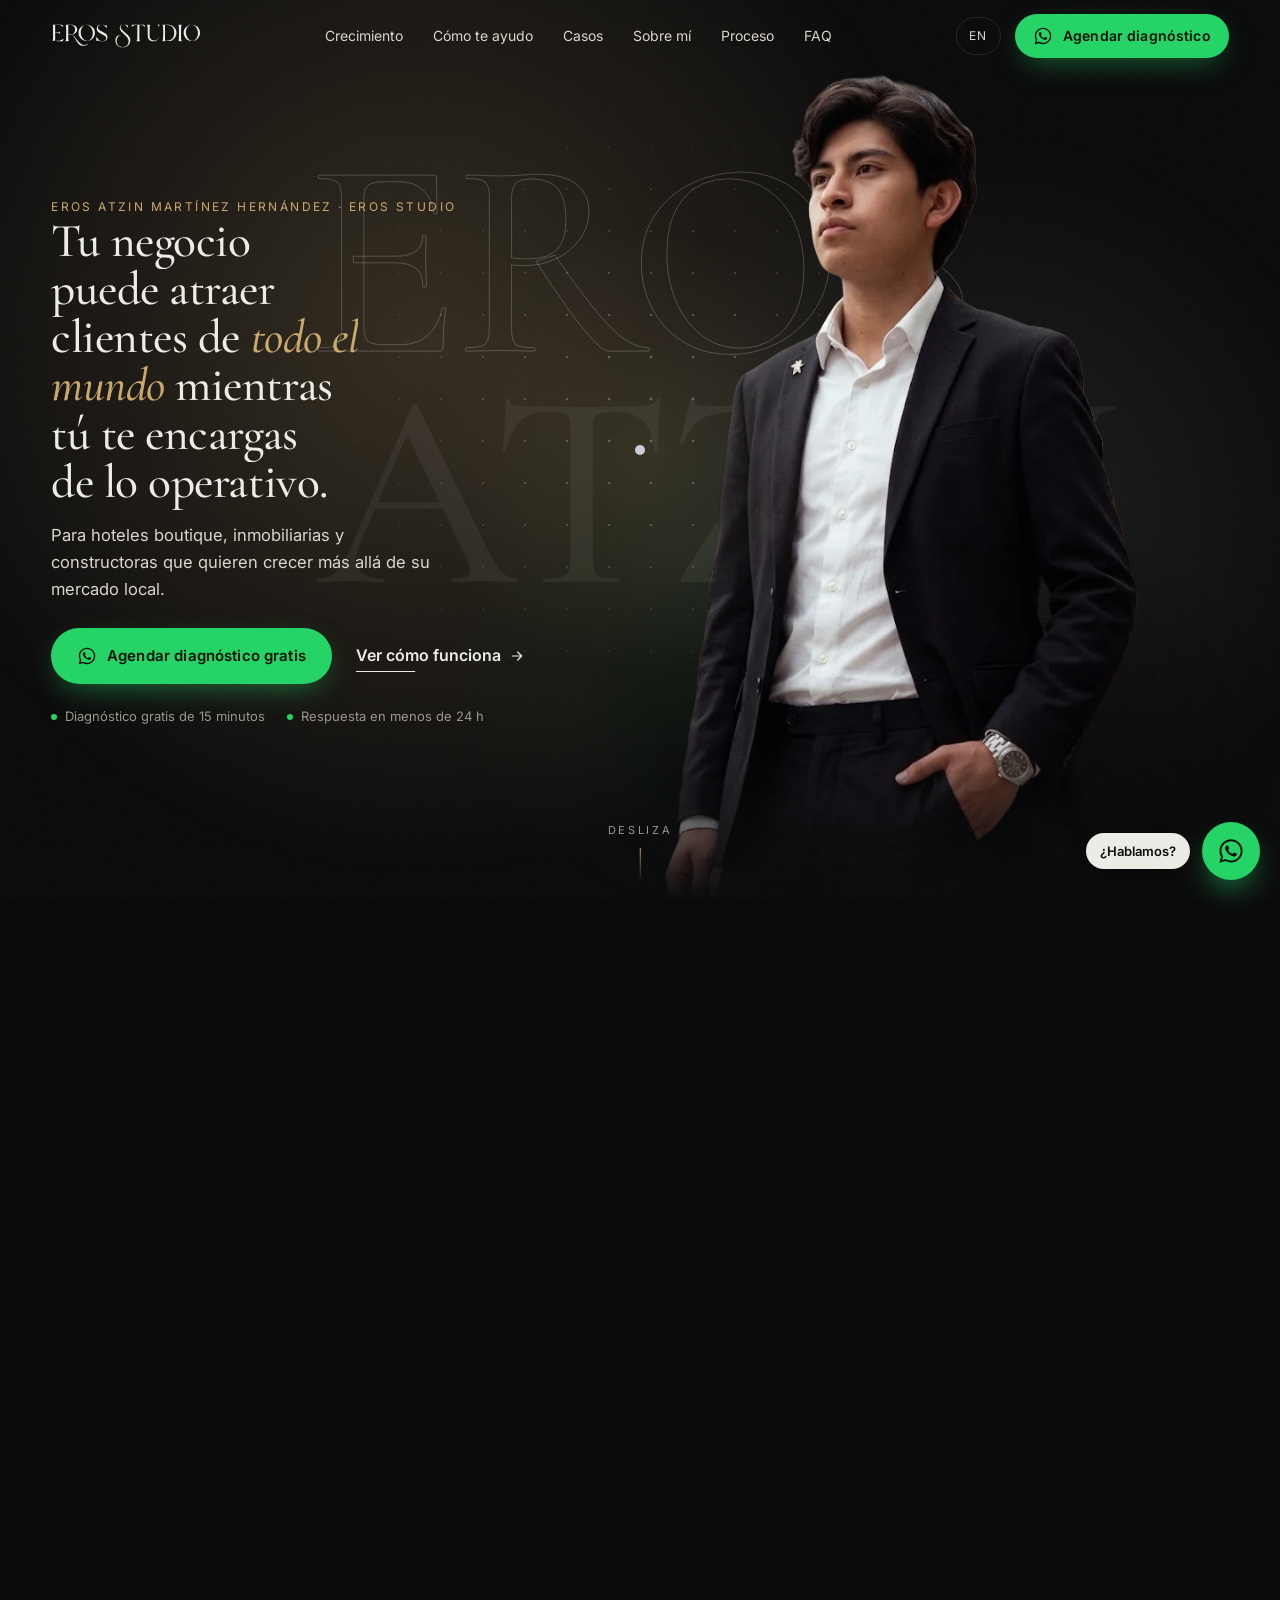
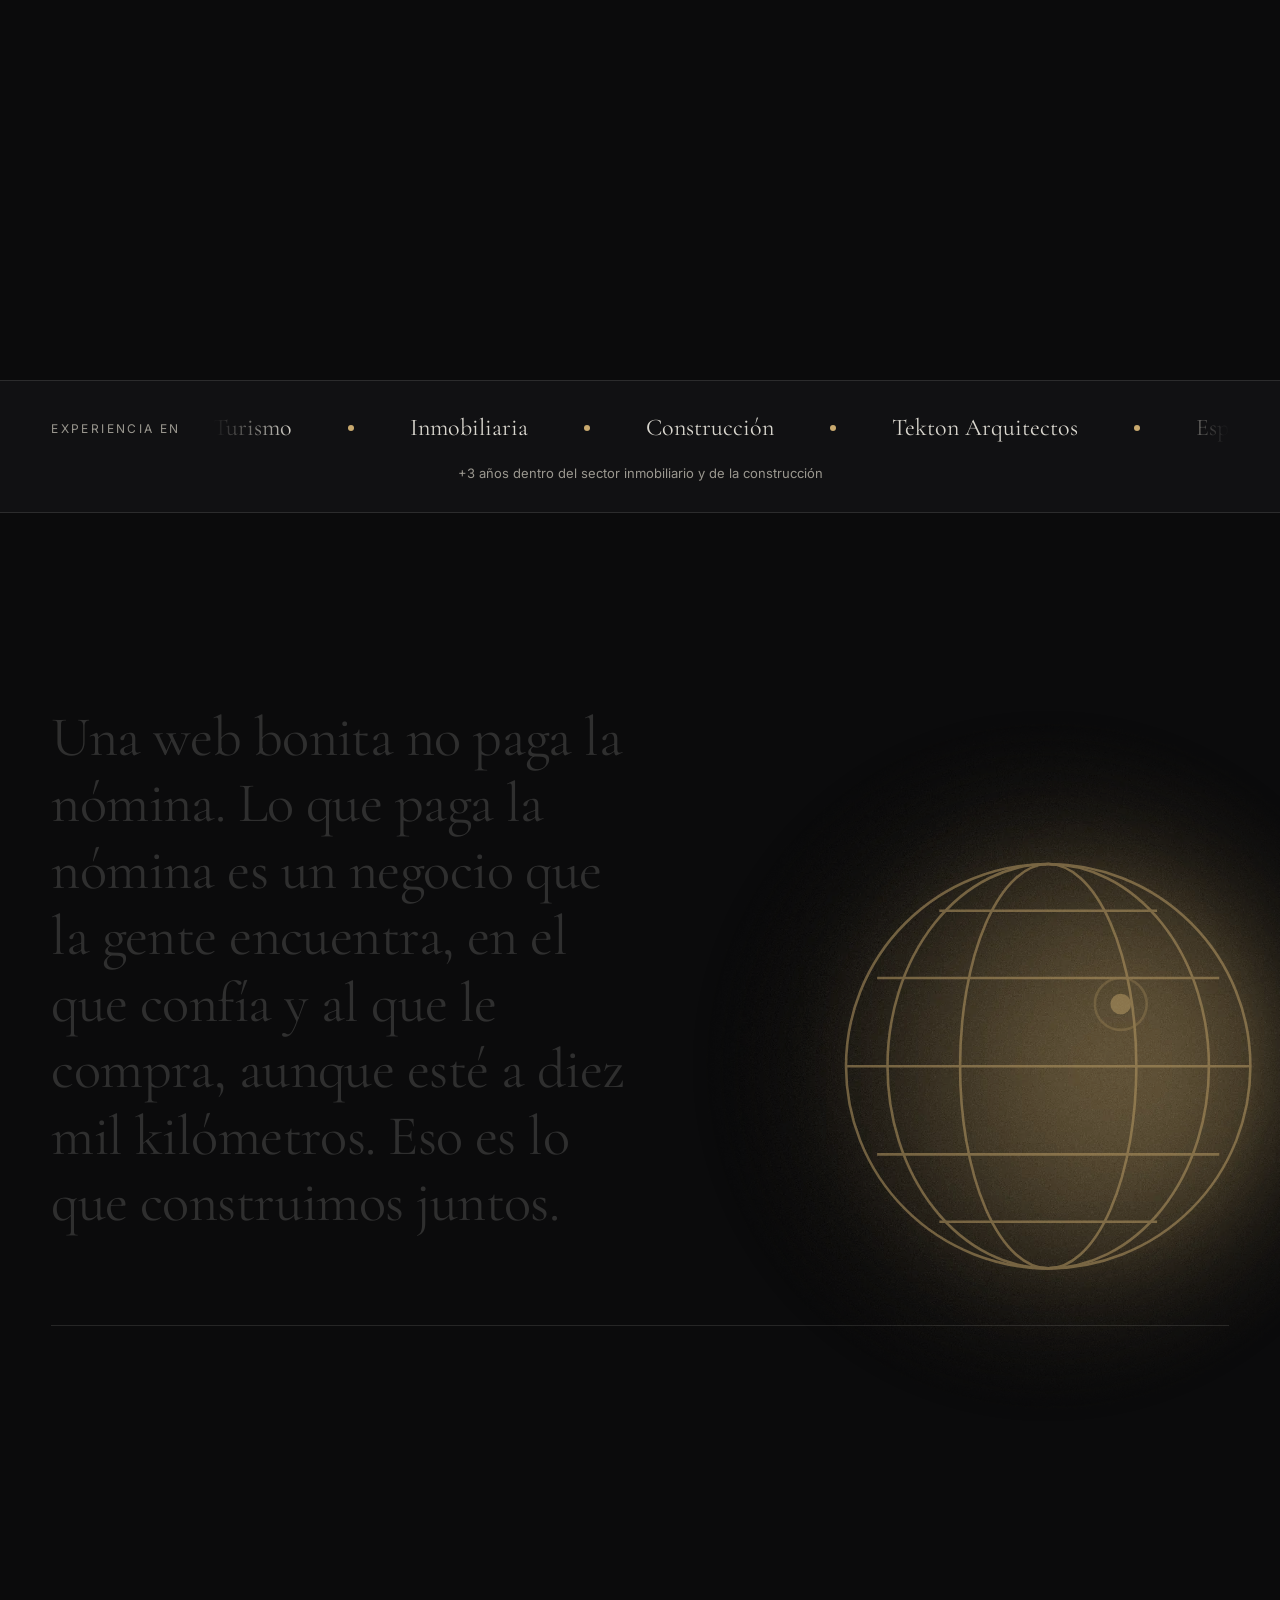
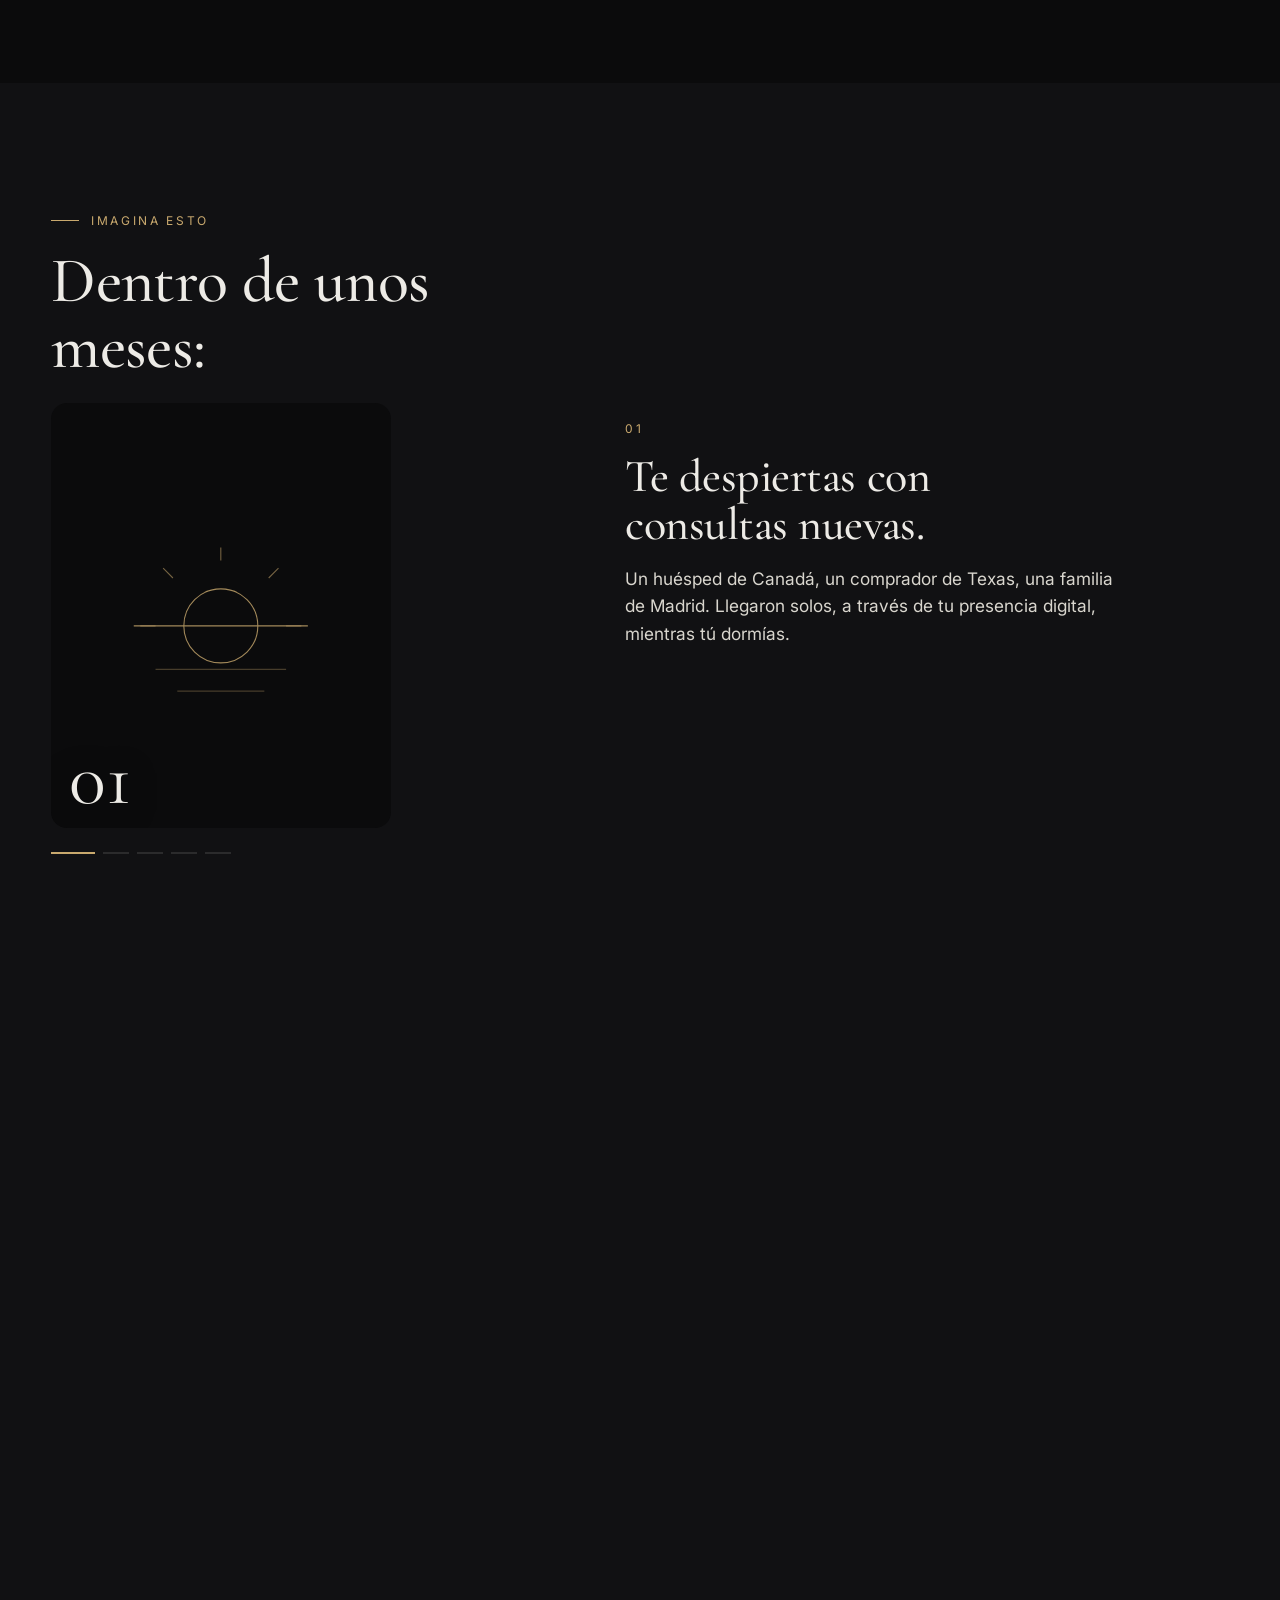
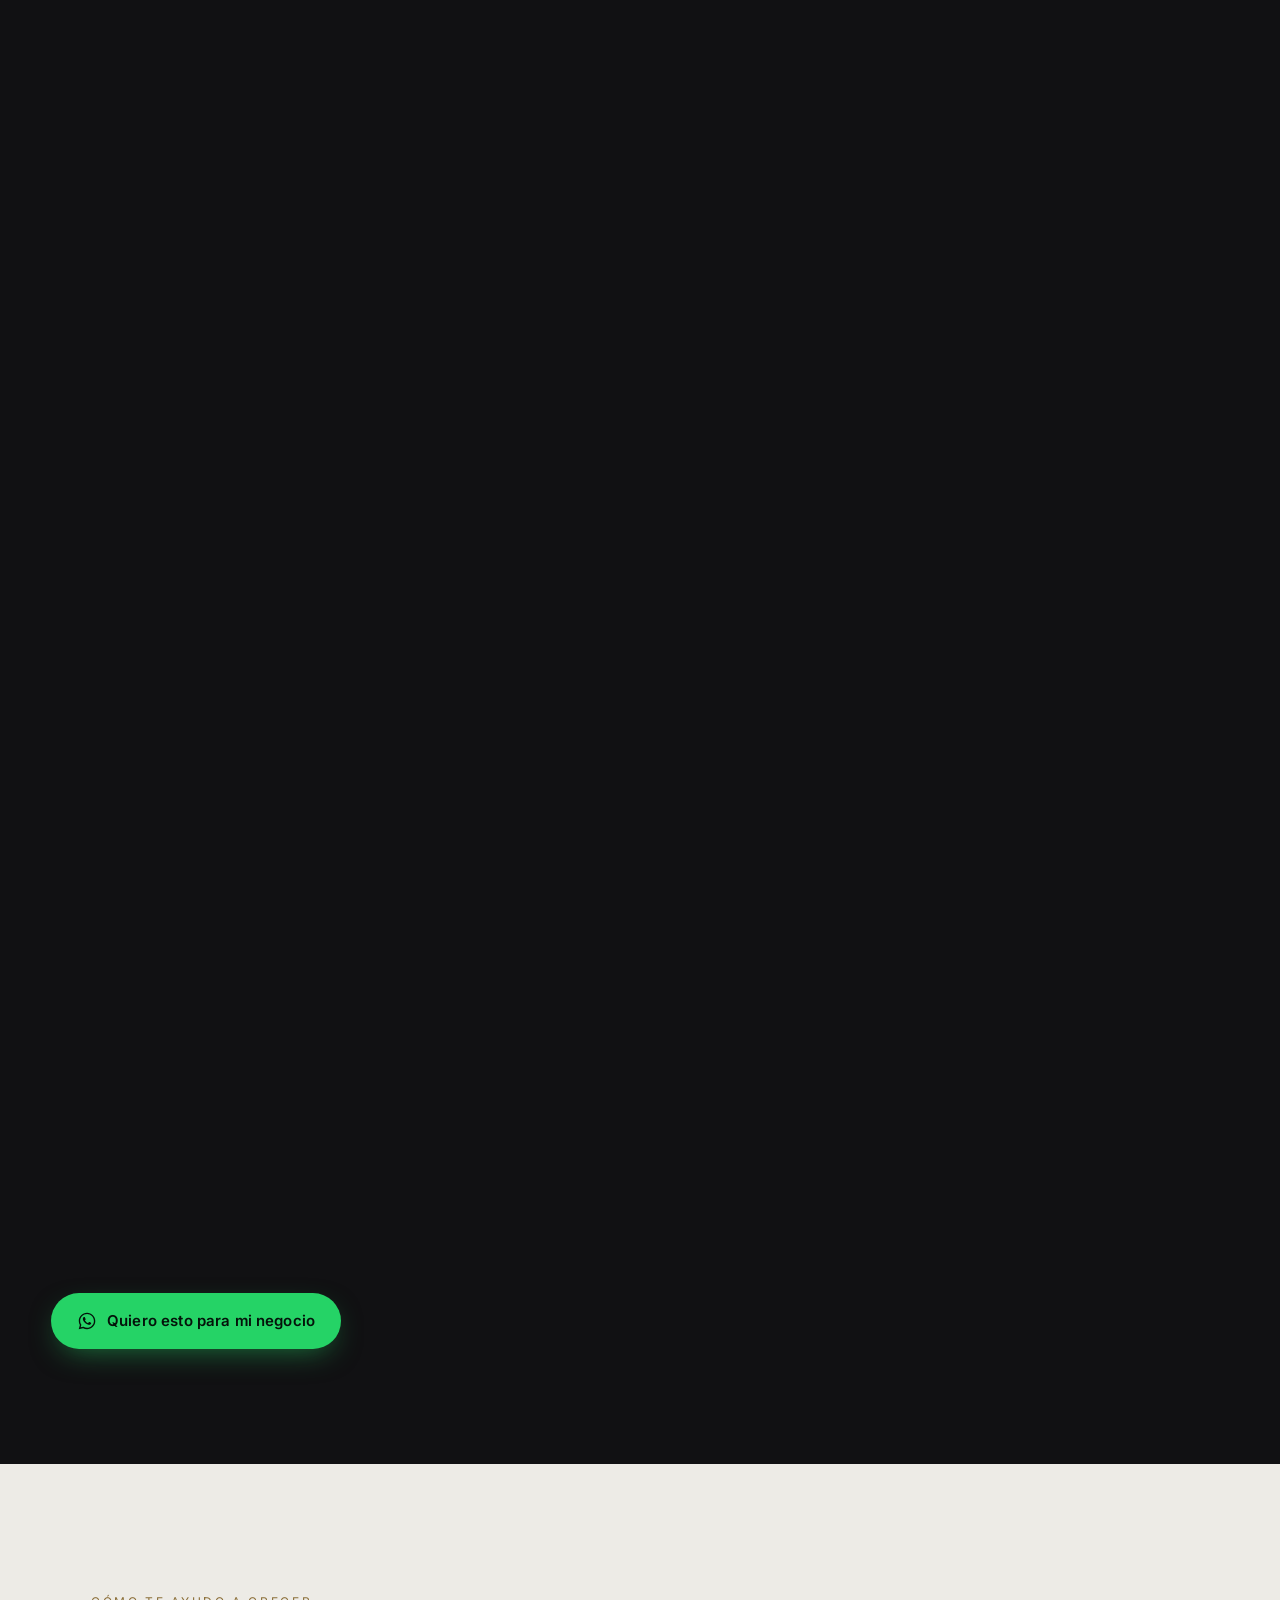
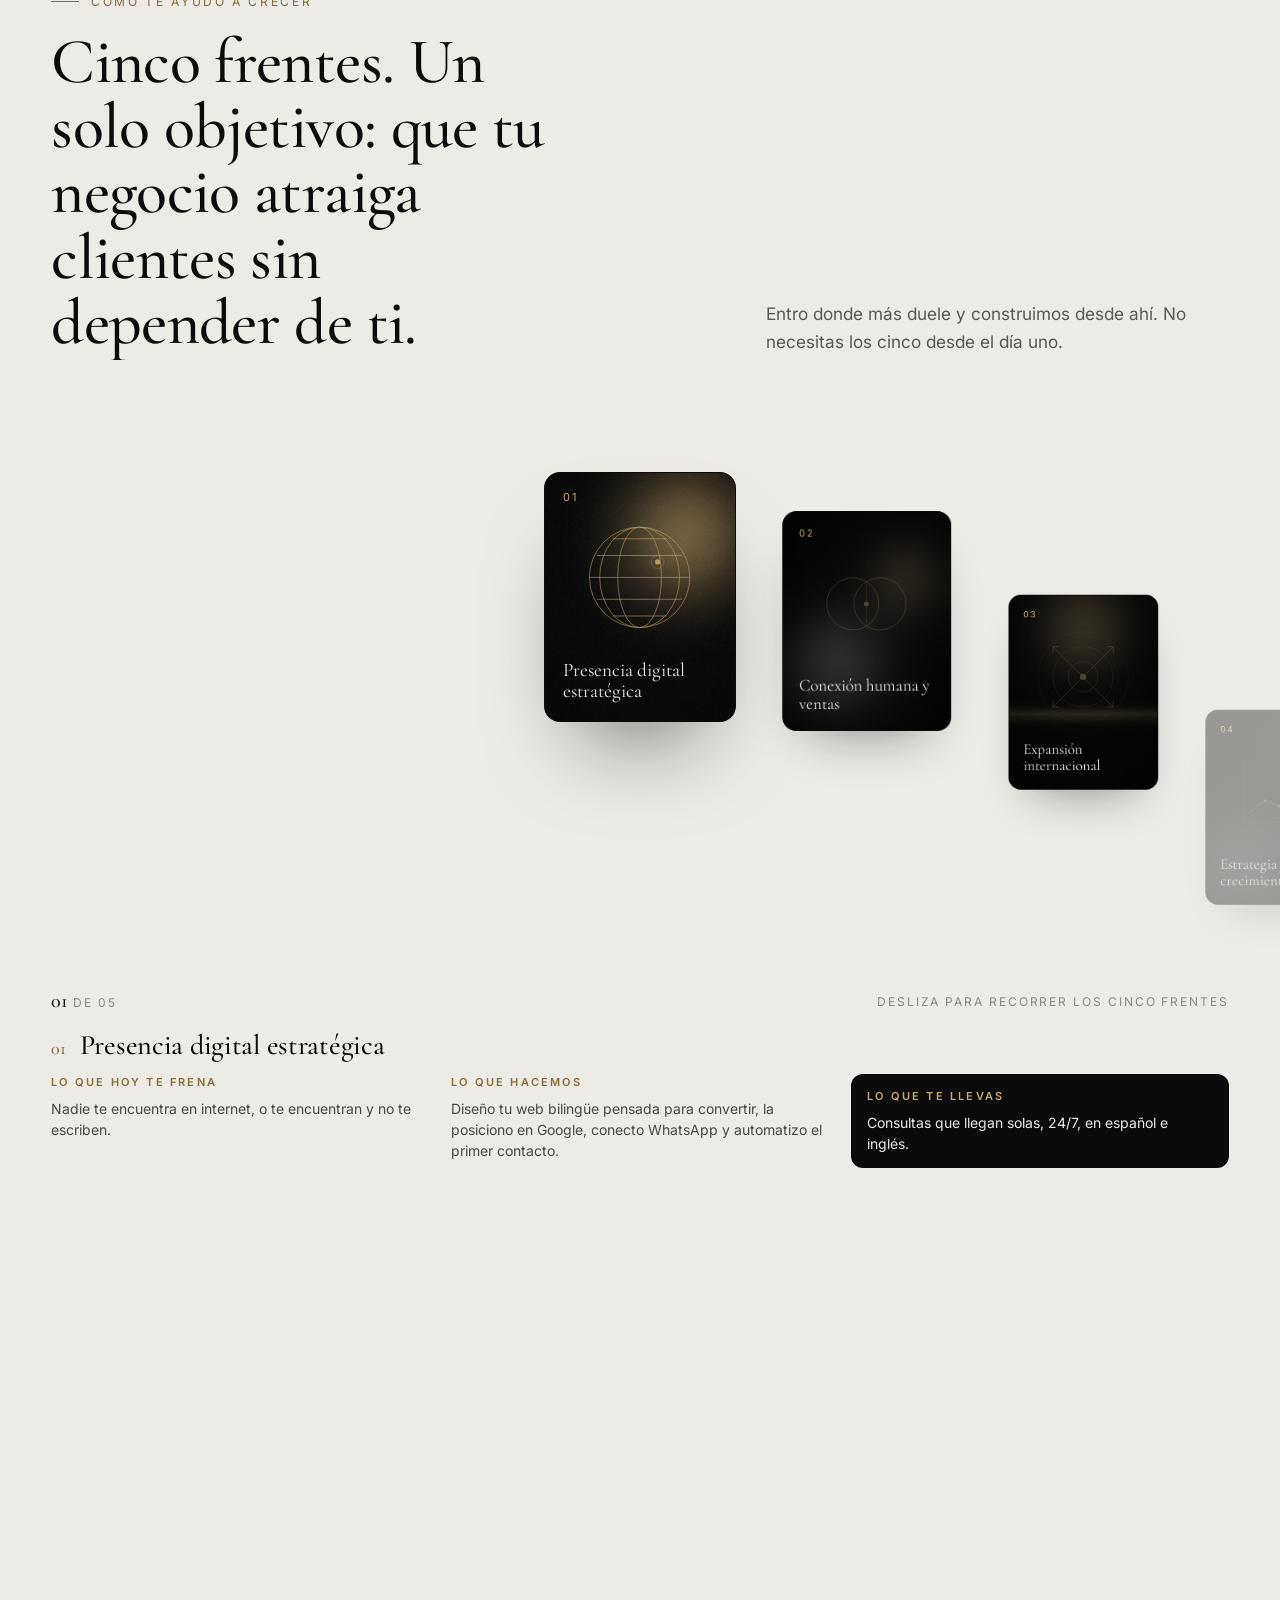
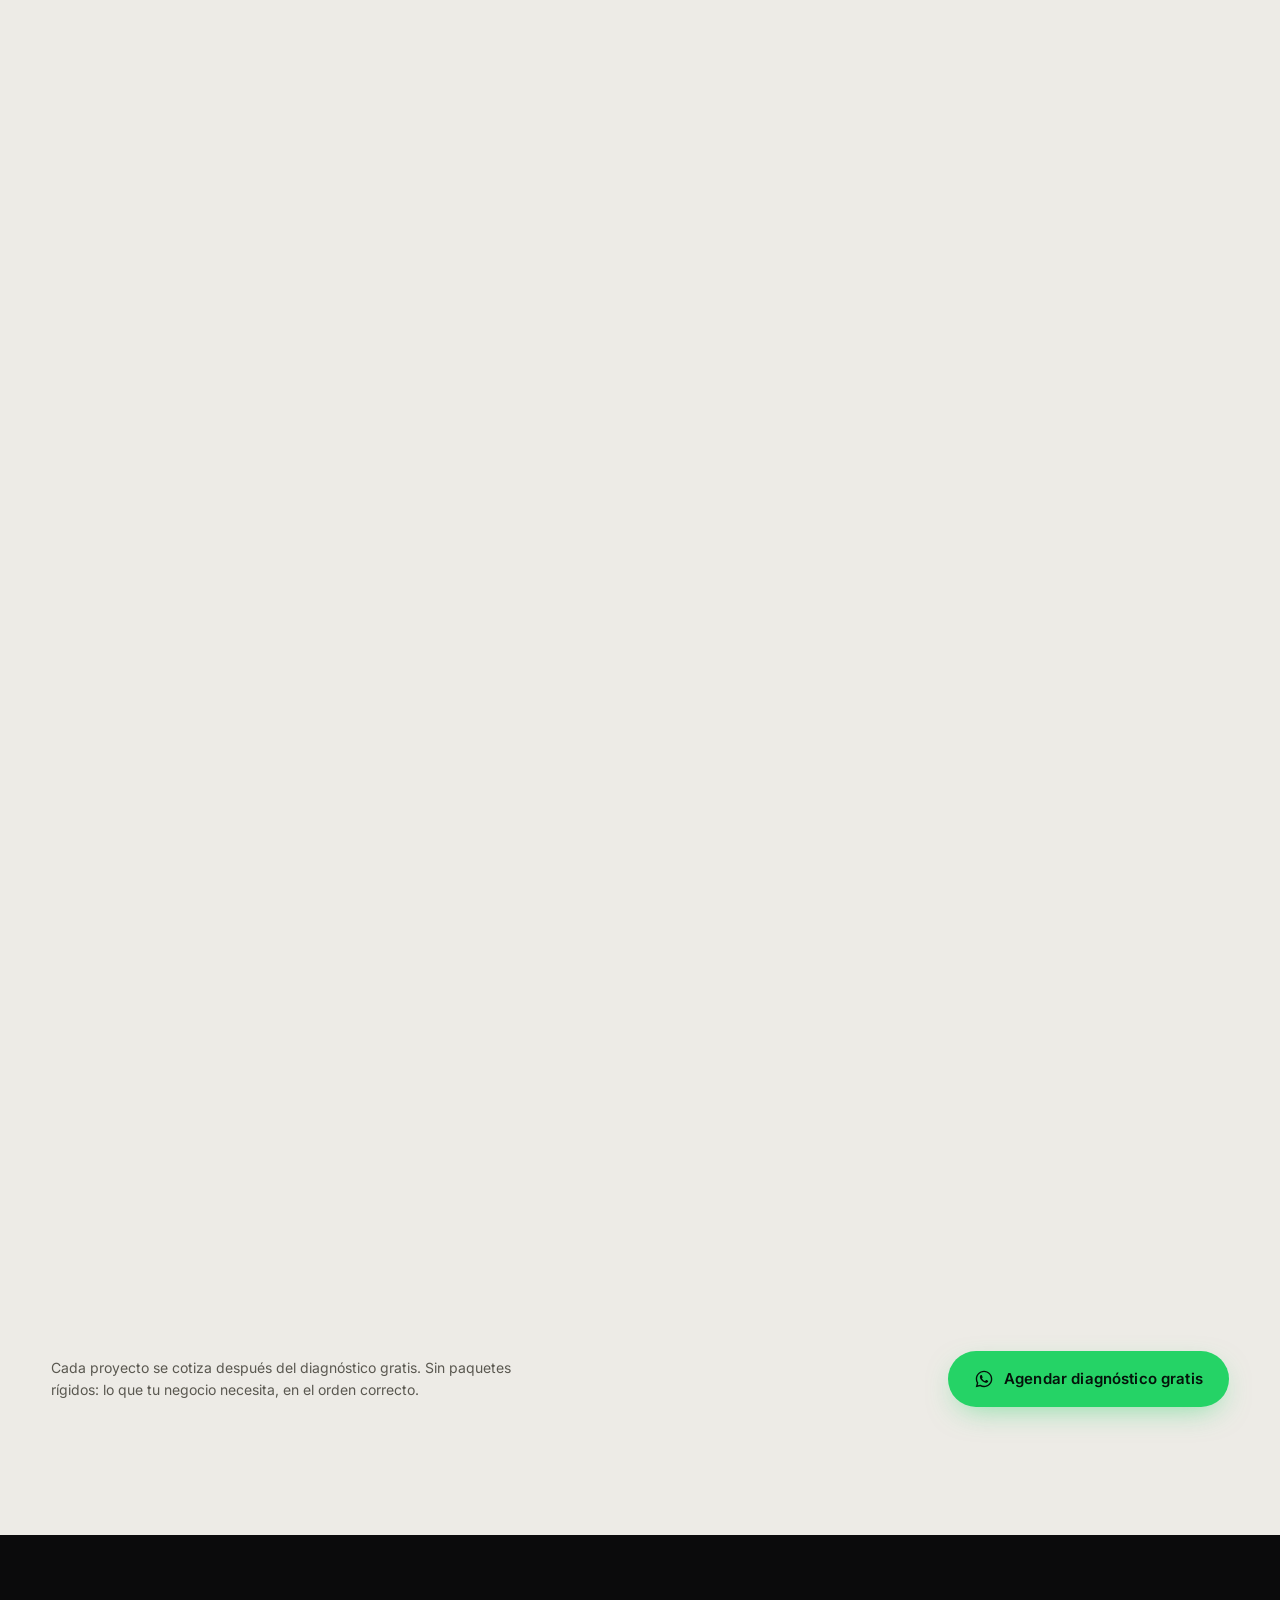
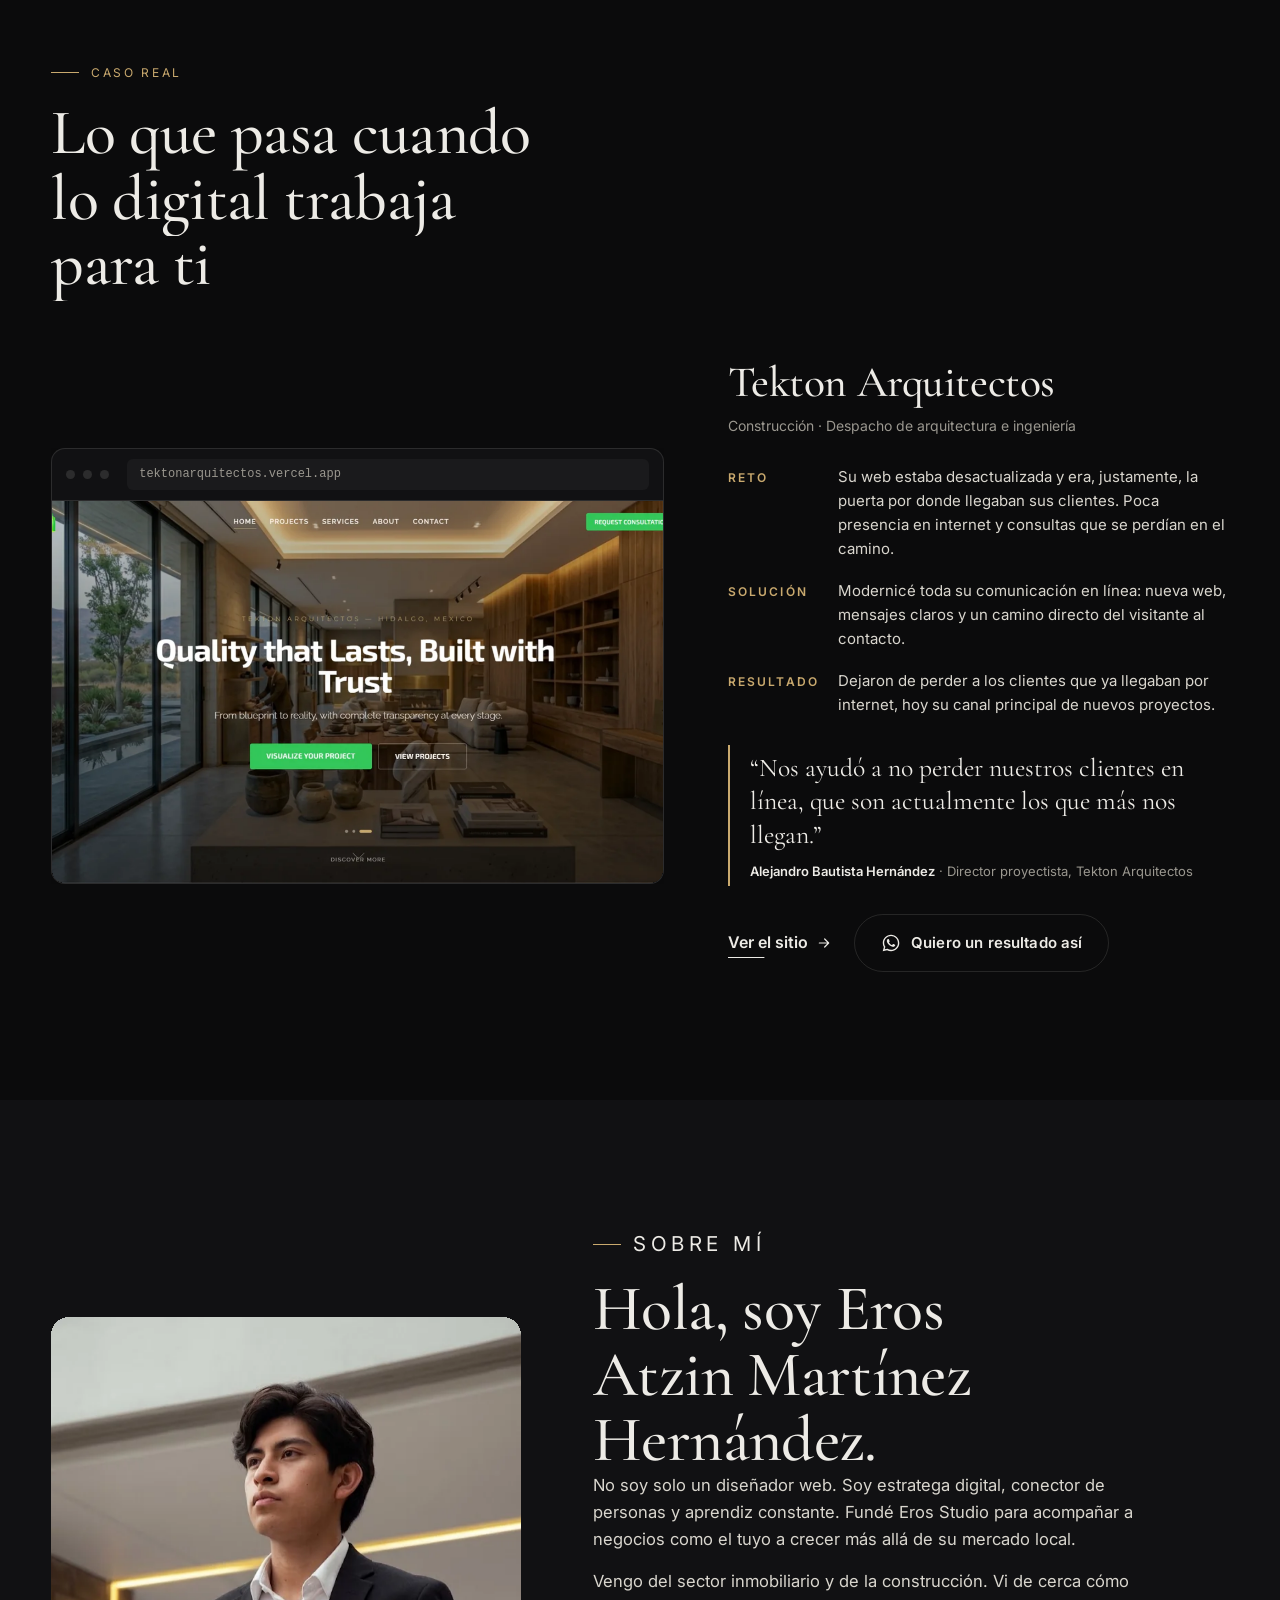
<file: index.html>
<!DOCTYPE html>
<html lang="es" class="lock">
<head>
<meta charset="utf-8">
<meta name="viewport" content="width=device-width, initial-scale=1, viewport-fit=cover">
<title>Eros Atzin Martínez Hernández | Eros Studio — Crecimiento digital para turismo, inmobiliaria y construcción</title>
<meta name="description" content="Eros Atzin Martínez Hernández, fundador de Eros Studio. Ayudo a hoteles boutique, inmobiliarias y constructoras a construir un negocio que atrae clientes de todo el mundo —presencia digital bilingüe, conexión humana y expansión internacional— mientras tú te encargas de lo operativo. Diagnóstico gratis por WhatsApp.">
<meta name="keywords" content="Eros Atzin Martínez Hernández, Eros Studio, crecimiento digital, estrategia digital para inmobiliarias, marketing para constructoras, marketing para hoteles boutique, webs bilingües, clientes internacionales, Pachuca, Hidalgo, México">
<meta name="author" content="Eros Atzin Martínez Hernández">
<meta name="robots" content="index, follow, max-image-preview:large">
<meta name="theme-color" content="#0B0B0C">
<link rel="canonical" href="https://erosstudio.mx/">
<link rel="alternate" hreflang="es" href="https://erosstudio.mx/">
<link rel="alternate" hreflang="en" href="https://erosstudio.mx/en/">
<link rel="alternate" hreflang="x-default" href="https://erosstudio.mx/">
<link rel="icon" href="assets/favicon.svg" type="image/svg+xml">
<link rel="apple-touch-icon" href="assets/apple-touch-icon.png">
<meta property="og:type" content="website"><meta property="og:site_name" content="Eros Studio">
<meta property="og:locale" content="es_MX"><meta property="og:locale:alternate" content="en_US">
<meta property="og:title" content="Eros Atzin Martínez Hernández | Eros Studio — Crecimiento digital para turismo, inmobiliaria y construcción"><meta property="og:description" content="Eros Atzin Martínez Hernández, fundador de Eros Studio. Ayudo a hoteles boutique, inmobiliarias y constructoras a construir un negocio que atrae clientes de todo el mundo —presencia digital bilingüe, conexión humana y expansión internacional— mientras tú te encargas de lo operativo. Diagnóstico gratis por WhatsApp.">
<meta property="og:url" content="https://erosstudio.mx/"><meta property="og:image" content="https://erosstudio.mx/assets/og-image.png">
<meta property="og:image:width" content="1200"><meta property="og:image:height" content="630"><meta property="og:image:alt" content="Eros Atzin Martínez Hernández — Eros Studio">
<meta name="twitter:card" content="summary_large_image"><meta name="twitter:title" content="Eros Atzin Martínez Hernández | Eros Studio — Crecimiento digital para turismo, inmobiliaria y construcción">
<meta name="twitter:description" content="Eros Atzin Martínez Hernández, fundador de Eros Studio. Ayudo a hoteles boutique, inmobiliarias y constructoras a construir un negocio que atrae clientes de todo el mundo —presencia digital bilingüe, conexión humana y expansión internacional— mientras tú te encargas de lo operativo. Diagnóstico gratis por WhatsApp."><meta name="twitter:image" content="https://erosstudio.mx/assets/og-image.png">
<link rel="preload" as="image" href="assets/eros-atzin-martinez-hernandez.webp" type="image/webp" fetchpriority="high">
<link rel="preconnect" href="https://fonts.googleapis.com"><link rel="preconnect" href="https://fonts.gstatic.com" crossorigin>
<link rel="stylesheet" href="https://fonts.googleapis.com/css2?family=Cormorant+Garamond:ital,wght@0,500;0,600;1,500&family=Inter:wght@400;500;600&display=swap">
<script type="application/ld+json">{"@context": "https://schema.org", "@type": "Person", "@id": "https://erosstudio.mx/#person", "name": "Eros Atzin Martínez Hernández", "givenName": "Eros Atzin", "familyName": "Martínez Hernández", "alternateName": ["Eros Atzin", "Eros Studio"], "url": "https://erosstudio.mx/", "image": "https://erosstudio.mx/assets/eros-retrato.webp", "email": "mailto:habzerl753@gmail.com", "telephone": "+527718366618", "jobTitle": "Estratega de crecimiento digital", "worksFor": {"@id": "https://erosstudio.mx/#org"}, "knowsLanguage": ["es", "en", "fr"], "knowsAbout": ["Estrategia digital", "Marketing digital", "Diseño web", "SEO", "Turismo", "Inmobiliaria", "Construcción", "Expansión internacional"], "nationality": {"@type": "Country", "name": "México"}, "sameAs": []}</script><script type="application/ld+json">{"@context": "https://schema.org", "@type": "ProfessionalService", "@id": "https://erosstudio.mx/#org", "name": "Eros Studio", "founder": {"@id": "https://erosstudio.mx/#person"}, "url": "https://erosstudio.mx/", "logo": "https://erosstudio.mx/assets/og-image.png", "image": "https://erosstudio.mx/assets/og-image.png", "description": "Eros Atzin Martínez Hernández, fundador de Eros Studio. Ayudo a hoteles boutique, inmobiliarias y constructoras a construir un negocio que atrae clientes de todo el mundo —presencia digital bilingüe, conexión humana y expansión internacional— mientras tú te encargas de lo operativo. Diagnóstico gratis por WhatsApp.", "email": "habzerl753@gmail.com", "telephone": "+527718366618", "priceRange": "$$", "areaServed": ["MX", "US", "CA", "ES", "LATAM"], "availableLanguage": ["Spanish", "English"], "address": {"@type": "PostalAddress", "addressRegion": "Hidalgo", "addressCountry": "MX"}, "sameAs": [], "makesOffer": [{"@type": "Offer", "itemOffered": {"@type": "Service", "name": "Presencia digital estratégica", "description": "Diseño tu web bilingüe pensada para convertir, la posiciono en Google, conecto WhatsApp y automatizo el primer contacto."}}, {"@type": "Offer", "itemOffered": {"@type": "Service", "name": "Conexión humana y ventas", "description": "Definimos tu mensaje, tu historia y cada punto de contacto: desde el primer mensaje hasta la firma o la reserva."}}, {"@type": "Offer", "itemOffered": {"@type": "Service", "name": "Expansión internacional", "description": "Adaptamos tu comunicación al comprador anglo y francófono: idioma, cultura, formas de pago, expectativas."}}, {"@type": "Offer", "itemOffered": {"@type": "Service", "name": "Estrategia y crecimiento", "description": "Analizamos tu negocio, tus números y tus canales. Definimos un plan claro y medimos cada mes."}}, {"@type": "Offer", "itemOffered": {"@type": "Service", "name": "Libertad operativa", "description": "Automatizamos lo repetitivo y dejamos un sistema que funciona sin que estés pegado a la pantalla."}}]}</script><script type="application/ld+json">{"@context": "https://schema.org", "@type": "WebSite", "@id": "https://erosstudio.mx/#website", "url": "https://erosstudio.mx/", "name": "Eros Studio", "inLanguage": "es", "publisher": {"@id": "https://erosstudio.mx/#org"}}</script><script type="application/ld+json">{"@context": "https://schema.org", "@type": "FAQPage", "mainEntity": [{"@type": "Question", "name": "¿Qué incluye exactamente tu servicio?", "acceptedAnswer": {"@type": "Answer", "text": "Depende de dónde esté tu negocio. Puede ir desde un diagnóstico con plan de acción, hasta una web bilingüe con sistema de captación, o un acompañamiento mensual de estrategia. En el diagnóstico gratis te digo qué necesitas y qué no."}}, {"@type": "Question", "name": "¿Cuánto cuesta?", "acceptedAnswer": {"@type": "Answer", "text": "Cada proyecto se cotiza según su alcance. Te doy un precio exacto y por escrito después del diagnóstico, para que decidas con claridad y sin presión."}}, {"@type": "Question", "name": "¿Cuánto tiempo tarda?", "acceptedAnswer": {"@type": "Answer", "text": "Un diagnóstico, una semana. Una presencia digital completa, de 2 a 4 semanas. Un sistema de captación internacional, de 4 a 6. El acompañamiento es mensual."}}, {"@type": "Question", "name": "¿Qué otros servicios ofreces?", "acceptedAnswer": {"@type": "Answer", "text": "Además de estrategia y presencia digital: grabación con dron de propiedades, obras y hoteles; edición de video con calidad profesional para redes y web; fotografía de arquitectura e interiores; recorridos virtuales 360°; perfil de Google Business optimizado; gestión de redes sociales; campañas de anuncios en Meta y Google; y redacción bilingüe de textos para tu marca. Todo pensado para que un cliente internacional te vea y confíe."}}, {"@type": "Question", "name": "¿Trabajas con negocios fuera de Latinoamérica?", "acceptedAnswer": {"@type": "Answer", "text": "Sí. Trabajo remoto con clientes de cualquier país, en español o inglés."}}, {"@type": "Question", "name": "¿Cómo medimos resultados?", "acceptedAnswer": {"@type": "Answer", "text": "Desde el primer día definimos qué vamos a medir: consultas, conversaciones por WhatsApp, reservas o citas. Cada mes ves qué está funcionando, en un lenguaje que entiendes."}}, {"@type": "Question", "name": "¿Qué pasa si no me gusta el resultado?", "acceptedAnswer": {"@type": "Answer", "text": "Incluyo rondas de revisión y trabajamos juntos en cada etapa. No lanzamos nada hasta que estés conforme."}}, {"@type": "Question", "name": "¿Ofreces acompañamiento después?", "acceptedAnswer": {"@type": "Answer", "text": "Sí. Es opcional y es donde más crecen mis clientes: mantenimiento, contenido, optimización y estrategia mensual."}}]}</script>
<style>/* ===== Eros Studio — estilos ===== */
:root{
  --bg:#0B0B0C; --bg-2:#111113; --line:rgba(237,235,230,.12);
  --cream:#EDEBE6; --cream-2:#D9D6CE; --muted:#9A978F;
  --gold:#C9A96E; --wa:#25D366; --wa-dark:#1DA851;
  --ink:#0B0B0C;
  --font-display:"Cormorant Garamond","Hello Paris",Georgia,serif;
  --font-body:"Inter",system-ui,-apple-system,"Segoe UI",Roboto,sans-serif;
  --ease:cubic-bezier(.22,1,.36,1); --ease-io:cubic-bezier(.65,0,.35,1);
  --nav-h:72px; --gutter:clamp(20px,4vw,64px); --max:1240px;
}
/* Si licencias Hello Paris, coloca los archivos en assets/fonts y descomenta:
@font-face{font-family:"Hello Paris";src:url("assets/fonts/HelloParis.woff2") format("woff2");font-display:swap;} */

*{box-sizing:border-box;margin:0;padding:0}
html{scroll-behavior:smooth;-webkit-text-size-adjust:100%}
html.lock{overflow:hidden}
body{background:var(--bg);color:var(--cream);font-family:var(--font-body);font-size:16px;line-height:1.6;-webkit-font-smoothing:antialiased;overflow-x:hidden}
img,svg{display:block;max-width:100%}
a{color:inherit;text-decoration:none}
button{font:inherit;color:inherit;background:none;border:0;cursor:pointer}
::selection{background:var(--gold);color:var(--ink)}
:focus-visible{outline:2px solid var(--gold);outline-offset:3px}
.skip{position:absolute;left:-999px;top:8px;background:var(--gold);color:var(--ink);padding:8px 14px;border-radius:6px;z-index:1000}
.skip:focus{left:8px}
.container{width:min(100% - 2*var(--gutter),var(--max));margin-inline:auto}
.eyebrow{font-size:12px;letter-spacing:.22em;text-transform:uppercase;color:var(--gold);display:flex;align-items:center;gap:12px;margin-bottom:18px}
.eyebrow::before{content:"";width:28px;height:1px;background:var(--gold)}
h1,h2,h3,.display{font-family:var(--font-display);font-weight:500;line-height:1.02;letter-spacing:-.01em}
h2{font-size:clamp(34px,5vw,64px);max-width:16ch}
h3{font-size:clamp(22px,2.4vw,30px)}
.lead{color:var(--muted);font-size:clamp(16px,1.35vw,19px);max-width:60ch}
section{position:relative;padding:clamp(80px,10vw,140px) 0}
.section-head{display:grid;grid-template-columns:1fr;gap:20px;margin-bottom:clamp(40px,5vw,72px)}
@media(min-width:900px){.section-head{grid-template-columns:1.2fr .8fr;align-items:end}.section-head .lead{justify-self:end;max-width:44ch}}

/* ---- botones ---- */
.btn{display:inline-flex;align-items:center;gap:10px;padding:16px 26px;border-radius:999px;font-weight:600;font-size:15px;letter-spacing:.01em;transition:transform .35s var(--ease),background .25s,color .25s,box-shadow .35s;will-change:transform}
.btn svg{width:20px;height:20px;flex:none}
.btn-wa{background:var(--wa);color:#04120A;box-shadow:0 10px 30px -10px rgba(37,211,102,.55)}
.btn-wa:hover{background:#2EE07A;transform:translateY(-2px);box-shadow:0 18px 36px -12px rgba(37,211,102,.7)}
.btn-ghost{border:1px solid var(--line);color:var(--cream)}
.btn-ghost:hover{border-color:var(--cream);transform:translateY(-2px)}
.btn-lg{padding:20px 34px;font-size:17px}
.link-arrow{display:inline-flex;align-items:center;gap:8px;font-weight:600;color:var(--cream);position:relative}
.link-arrow::after{content:"";position:absolute;left:0;bottom:-3px;width:100%;height:1px;background:currentColor;transform:scaleX(.35);transform-origin:left;transition:transform .4s var(--ease)}
.link-arrow:hover::after{transform:scaleX(1)}
.link-arrow svg{width:16px;height:16px;transition:transform .35s var(--ease)}
.link-arrow:hover svg{transform:translateX(4px)}

/* ---- intro (preloader) ---- */
.intro{position:fixed;inset:0;z-index:900;background:var(--bg);display:grid;place-items:center;transition:transform 1s var(--ease-io);will-change:transform}
.intro.is-leaving{transform:translateY(-100%)}
.intro.is-done{display:none}
.intro-mark{width:min(72vw,560px);color:var(--cream);overflow:hidden;line-height:0}
.intro-mark svg{width:100%;height:auto;transform:translateY(110%);opacity:0;animation:intro-up 1.1s var(--ease) .15s forwards;transform-origin:left center}
@keyframes intro-up{to{transform:translateY(0);opacity:1}}
.intro-mark.is-flying svg{animation:none;opacity:1;transition:transform .9s var(--ease-io)}
.intro-bar{position:absolute;left:0;bottom:0;height:2px;width:100%;background:var(--line)}
.intro-bar i{display:block;height:100%;width:0;background:var(--gold);animation:intro-bar 1.3s var(--ease) .1s forwards}
@keyframes intro-bar{to{width:100%}}
body.no-intro .intro{display:none}

/* ---- navbar ---- */
.nav{position:fixed;top:0;left:0;right:0;height:var(--nav-h);z-index:800;display:flex;align-items:center;transition:background .4s,box-shadow .4s,backdrop-filter .4s,transform .5s var(--ease)}
.nav.is-scrolled{background:rgba(11,11,12,.72);backdrop-filter:blur(14px);-webkit-backdrop-filter:blur(14px);box-shadow:0 1px 0 var(--line)}
.nav .container{display:flex;align-items:center;justify-content:space-between;gap:24px}
.brand{display:block;width:150px;color:var(--cream);line-height:0}
.brand svg{width:100%;height:auto}
.brand.is-hidden{visibility:hidden}
.nav-links{display:none;gap:30px;align-items:center}
.nav-links a{font-size:14px;color:var(--cream-2);position:relative;padding:4px 0}
.nav-links a::after{content:"";position:absolute;left:0;bottom:0;height:1px;width:100%;background:var(--gold);transform:scaleX(0);transform-origin:right;transition:transform .35s var(--ease)}
.nav-links a:hover::after{transform:scaleX(1);transform-origin:left}
.nav-right{display:flex;align-items:center;gap:14px}
.lang{font-size:12px;letter-spacing:.14em;border:1px solid var(--line);padding:8px 12px;border-radius:999px;color:var(--cream-2);transition:border-color .25s,color .25s}
.lang:hover{border-color:var(--cream);color:var(--cream)}
.nav .btn{padding:11px 18px;font-size:14px}
.nav .btn span{display:none}
.burger{width:44px;height:44px;display:grid;place-items:center;border-radius:50%;border:1px solid var(--line)}
.burger i{display:block;width:18px;height:1.5px;background:var(--cream);position:relative;transition:background .2s}
.burger i::before,.burger i::after{content:"";position:absolute;left:0;width:100%;height:1.5px;background:var(--cream);transition:transform .35s var(--ease)}
.burger i::before{top:-6px}.burger i::after{top:6px}
.burger[aria-expanded="true"] i{background:transparent}
.burger[aria-expanded="true"] i::before{transform:translateY(6px) rotate(45deg)}
.burger[aria-expanded="true"] i::after{transform:translateY(-6px) rotate(-45deg)}
@media(min-width:960px){.nav-links{display:flex}.burger{display:none}.nav .btn span{display:inline}}
.mobile-menu{position:fixed;inset:0;z-index:790;background:var(--bg);padding:calc(var(--nav-h) + 24px) var(--gutter) 40px;display:flex;flex-direction:column;justify-content:space-between;transform:translateY(-100%);transition:transform .6s var(--ease-io);visibility:hidden}
.mobile-menu.is-open{transform:none;visibility:visible}
.mobile-menu nav a{display:block;font-family:var(--font-display);font-size:clamp(40px,11vw,64px);line-height:1.15;padding:6px 0;border-bottom:1px solid var(--line)}
.mobile-menu .meta{color:var(--muted);font-size:14px;display:grid;gap:8px}

/* ---- hero ---- */
.hero-track{height:220vh;position:relative}
.hero{position:sticky;top:0;height:100vh;height:100svh;overflow:hidden;display:grid;align-items:end}
.hero-canvas{position:absolute;inset:0;width:100%;height:100%;pointer-events:none}
.hero-grain{position:absolute;inset:0;pointer-events:none;opacity:.07;z-index:2;background-image:url("data:image/svg+xml,%3Csvg xmlns='http://www.w3.org/2000/svg' width='160' height='160'%3E%3Cfilter id='n'%3E%3CfeTurbulence type='fractalNoise' baseFrequency='.9' numOctaves='2' stitchTiles='stitch'/%3E%3C/filter%3E%3Crect width='100%25' height='100%25' filter='url(%23n)' opacity='.35'/%3E%3C/svg%3E")}
.hero-big{position:absolute;left:50%;top:42%;transform:translate(-50%,-50%);width:100%;text-align:center;pointer-events:none;user-select:none;line-height:.82;font-family:var(--font-display);font-weight:500;letter-spacing:-.02em;color:transparent;-webkit-text-stroke:1px rgba(237,235,230,.22);font-size:clamp(96px,22vw,340px);white-space:nowrap}
.hero-big span{display:block}
.hero-big span:nth-child(2){color:rgba(237,235,230,.06);-webkit-text-stroke:0;transform:translateX(6vw)}
.hero-figure{position:absolute;right:-10vw;top:calc(var(--nav-h) - 4px);height:min(66vh,66svh);display:flex;align-items:flex-start;justify-content:flex-end;will-change:transform;transform-origin:50% 0}
.hero-figure img{height:100%;width:auto;max-width:none;object-fit:contain;object-position:bottom;position:relative;z-index:1;transition:filter .2s linear}
.hero-figure::before{content:"";position:absolute;left:50%;bottom:-10%;width:140%;height:60%;transform:translateX(-50%);background:radial-gradient(ellipse at center,rgba(0,0,0,.55),transparent 65%);pointer-events:none}
.hero-figure::after{content:"";position:absolute;left:0;right:0;bottom:0;height:22%;background:linear-gradient(to top,var(--bg),transparent);pointer-events:none;z-index:2}
.hero-copy{position:relative;z-index:3;padding-bottom:clamp(28px,5vh,56px)}
.hero-copy::before{content:"";position:absolute;left:0;right:0;bottom:0;top:-16vh;background:linear-gradient(to top,var(--bg) 58%,rgba(11,11,12,.7) 82%,transparent);z-index:-1}
.hero-copy .container{display:grid;gap:22px;grid-template-columns:1fr}
.hero-eyebrow{font-size:12px;letter-spacing:.2em;text-transform:uppercase;color:var(--gold)}
.hero h1{font-size:clamp(30px,3.7vw,54px);max-width:15ch;text-wrap:balance}
.hero h1 em{font-style:italic;color:var(--gold)}
.hero-sub{margin-top:16px;color:var(--cream-2);font-size:clamp(15px,1.3vw,18px);max-width:38ch}
.hero-ctas{display:flex;flex-wrap:wrap;gap:14px 24px;align-items:center;margin-top:26px}
.hero-trust{margin-top:22px;display:flex;flex-wrap:wrap;gap:8px 22px;color:var(--muted);font-size:13px;list-style:none}
.hero-trust li{display:flex;align-items:center;gap:8px}
.hero-trust li::before{content:"";width:6px;height:6px;border-radius:50%;background:var(--wa)}
.hero-side{display:none}
@media(min-width:960px){
  .hero-copy .container{grid-template-columns:minmax(0,520px) 1fr;align-items:end}
  .hero-side{display:grid;justify-self:end;text-align:right;color:var(--muted);font-size:13px;letter-spacing:.06em;gap:6px;padding-bottom:6px}
  .hero-figure{height:min(92vh,92svh);top:auto;bottom:0;right:6vw;align-items:flex-end;transform-origin:50% 100%}
  .hero-copy::before{display:none}
}
.hero-scroll{position:absolute;left:50%;bottom:18px;transform:translateX(-50%);font-size:11px;letter-spacing:.24em;text-transform:uppercase;color:var(--muted);display:flex;flex-direction:column;align-items:center;gap:8px;z-index:3}
.hero-scroll i{width:1px;height:34px;background:linear-gradient(var(--gold),transparent);animation:scroll-hint 1.8s var(--ease) infinite}
@keyframes scroll-hint{0%{transform:scaleY(0);transform-origin:top}50%{transform:scaleY(1);transform-origin:top}51%{transform-origin:bottom}100%{transform:scaleY(0);transform-origin:bottom}}
.hero-copy,.hero-big,.hero-scroll,.hero-side{transition:opacity .2s linear}
/* firma */
.sig-wrap{position:absolute;left:50%;top:26%;transform:translate(-50%,-50%);width:min(78vw,520px);z-index:4;opacity:0;pointer-events:none;text-align:center;transition:opacity .5s}
.sig-wrap.is-visible{opacity:1}
.sig{width:100%;height:auto;color:var(--cream)}
.sig-s{fill:none;stroke:#fff;stroke-width:16;stroke-linecap:round;stroke-linejoin:round;stroke-dasharray:1;stroke-dashoffset:1}
.sig-wrap.is-drawing .sig-s{animation:sig-draw var(--d) linear var(--dl) forwards}
@keyframes sig-draw{to{stroke-dashoffset:0}}
.sig-line{margin-top:18px;color:var(--muted);font-size:14px;opacity:0;transform:translateY(8px);transition:opacity .7s 2.4s,transform .7s 2.4s}
.sig-wrap.is-drawing .sig-line{opacity:1;transform:none}
.sig-name{margin-top:6px;font-family:var(--font-display);font-size:22px;color:var(--cream-2);opacity:0;transition:opacity .7s 2.8s}
.sig-wrap.is-drawing .sig-name{opacity:1}

/* ---- marquee de confianza ---- */
.trust{padding:28px 0;border-top:1px solid var(--line);border-bottom:1px solid var(--line);background:var(--bg-2);overflow:hidden}
.trust .container{display:flex;align-items:center;gap:32px}
.trust-label{flex:none;font-size:12px;letter-spacing:.2em;text-transform:uppercase;color:var(--muted);display:none}
@media(min-width:720px){.trust-label{display:block}}
.marquee{flex:1;overflow:hidden;mask-image:linear-gradient(90deg,transparent,#000 8%,#000 92%,transparent)}
.marquee-track{display:flex;gap:56px;width:max-content;animation:marquee 34s linear infinite}
.marquee:hover .marquee-track{animation-play-state:paused}
.marquee-track span{font-family:var(--font-display);font-size:24px;color:var(--cream-2);white-space:nowrap;display:flex;align-items:center;gap:56px}
.marquee-track span::after{content:"";width:6px;height:6px;border-radius:50%;background:var(--gold)}
@keyframes marquee{to{transform:translateX(-50%)}}
.trust-years{text-align:center;color:var(--muted);font-size:13px;margin-top:16px}

/* ---- tema claro ---- */
.light{background:var(--cream);color:var(--ink)}
.light .eyebrow{color:#8A6D36}.light .eyebrow::before{background:#8A6D36}
.light .lead{color:#5A5850}

/* ---- casos ---- */
.case{display:grid;gap:36px;align-items:center}
@media(min-width:960px){.case{grid-template-columns:1.1fr .9fr;gap:64px}}
.browser{background:var(--bg-2);border:1px solid var(--line);border-radius:14px;overflow:hidden;box-shadow:0 40px 80px -40px rgba(0,0,0,.8)}
.browser-bar{display:flex;align-items:center;gap:8px;padding:10px 14px;border-bottom:1px solid var(--line);font-size:12px;color:var(--muted)}
.browser-bar i{width:9px;height:9px;border-radius:50%;background:var(--line)}
.browser-bar .url{margin-left:10px;flex:1;background:rgba(255,255,255,.04);padding:6px 12px;border-radius:6px;font-family:ui-monospace,monospace}
.browser-body{position:relative;aspect-ratio:16/10;overflow:hidden;background:var(--bg)}
.browser-body img{position:relative;z-index:1;width:100%;height:100%;object-fit:cover;object-position:top}
.browser-body img.is-missing{display:none}
.wire{position:absolute;inset:0;padding:8%;display:grid;gap:6%;grid-template-rows:auto 1fr auto;opacity:.9}
.wire i{display:block;background:rgba(237,235,230,.08);border-radius:4px}
.wire .w-nav{height:10px;width:40%}
.wire .w-hero{border-radius:8px;display:grid;place-items:center;font-family:var(--font-display);font-size:clamp(20px,3vw,34px);color:var(--cream-2);background:linear-gradient(135deg,rgba(201,169,110,.15),rgba(237,235,230,.04))}
.wire .w-row{display:grid;grid-template-columns:repeat(3,1fr);gap:6%}
.wire .w-row i{height:36px}
.case-body h3{font-size:clamp(28px,3.4vw,44px)}
.case-sector{color:var(--muted);font-size:14px;margin:10px 0 28px}
.case-steps{display:grid;gap:18px;margin-bottom:28px}
.case-step{display:grid;grid-template-columns:96px 1fr;gap:14px;font-size:15px;color:var(--cream-2)}
.case-step b{font-size:12px;letter-spacing:.18em;text-transform:uppercase;color:var(--gold);font-weight:600;padding-top:3px}
.quote{border-left:2px solid var(--gold);padding:6px 0 6px 20px;margin:28px 0;font-family:var(--font-display);font-size:clamp(20px,2vw,26px);line-height:1.3}
.quote footer{font-family:var(--font-body);font-size:13px;color:var(--muted);margin-top:12px}
.quote footer b{color:var(--cream);font-weight:600}
.case-actions{display:flex;flex-wrap:wrap;gap:22px;align-items:center}

/* ---- sobre mí ---- */
.about{background:var(--bg-2)}
.about-grid{display:grid;gap:40px}
@media(min-width:900px){.about-grid{grid-template-columns:.85fr 1.15fr;gap:72px;align-items:center}}
.about-photo{position:relative;border-radius:18px;overflow:hidden;aspect-ratio:3/4;background:var(--bg)}
.about-photo img{width:100%;height:100%;object-fit:cover;transform:scale(1.04);transition:transform 1.2s var(--ease)}
.about-photo:hover img{transform:scale(1)}
.about-photo::after{content:"";position:absolute;inset:0;background:linear-gradient(to top,rgba(11,11,12,.5),transparent 45%)}
.about-photo .sig-small{position:absolute;left:22px;bottom:18px;width:120px;color:var(--cream);z-index:2;opacity:.9}
.about p{color:var(--cream-2);font-size:clamp(16px,1.3vw,18px);margin-bottom:16px;max-width:56ch}
.about p:first-of-type{font-size:clamp(18px,1.6vw,22px);color:var(--cream)}
.facts{display:grid;gap:14px;margin:30px 0 34px;padding-top:24px;border-top:1px solid var(--line)}
@media(min-width:600px){.facts{grid-template-columns:repeat(3,1fr)}}
.facts b{display:block;font-size:11px;letter-spacing:.2em;text-transform:uppercase;color:var(--gold);margin-bottom:6px;font-weight:600}
.facts span{font-size:14px;color:var(--cream-2)}

/* ---- faq ---- */
.faq-list{border-top:1px solid var(--line)}
.faq-list details{border-bottom:1px solid var(--line)}
.faq-list summary{list-style:none;cursor:pointer;display:flex;justify-content:space-between;align-items:center;gap:20px;padding:22px 0;font-family:var(--font-display);font-size:clamp(20px,2.2vw,28px);transition:color .25s}
.faq-list summary::-webkit-details-marker{display:none}
.faq-list summary:hover{color:var(--gold)}
.faq-list summary i{flex:none;width:34px;height:34px;border:1px solid var(--line);border-radius:50%;position:relative;transition:transform .4s var(--ease),background .3s}
.faq-list summary i::before,.faq-list summary i::after{content:"";position:absolute;left:50%;top:50%;width:12px;height:1.5px;background:currentColor;transform:translate(-50%,-50%)}
.faq-list summary i::after{transform:translate(-50%,-50%) rotate(90deg)}
.faq-list details[open] summary i{transform:rotate(45deg);background:var(--gold);color:var(--ink);border-color:var(--gold)}
.faq-list .a{color:var(--cream-2);padding:0 0 26px;max-width:64ch;font-size:15px}
.faq-more{display:flex;flex-wrap:wrap;gap:20px;align-items:center;justify-content:center;margin-top:44px;color:var(--muted)}

/* ---- CTA final ---- */
.final{background:var(--cream);color:var(--ink);text-align:center;overflow:hidden}
.final .container{position:relative;z-index:1}
.final h2{max-width:none;margin-inline:auto;font-size:clamp(40px,7vw,104px)}
.final h2 em{font-style:italic;color:#8A6D36}
.final .lead{color:#5A5850;margin:24px auto 36px}
.final .note{margin-top:18px;font-size:13px;color:#6E6C64}
.final-mark{position:absolute;left:50%;top:50%;transform:translate(-50%,-50%);width:120%;color:rgba(11,11,12,.04);pointer-events:none}

/* ---- footer ---- */
.footer{padding:64px 0 32px;border-top:1px solid var(--line);font-size:14px}
.footer-grid{display:grid;gap:36px;margin-bottom:48px}
@media(min-width:800px){.footer-grid{grid-template-columns:1.4fr 1fr 1fr 1fr}}
.footer .brand{width:170px;margin-bottom:16px}
.footer p{color:var(--muted);max-width:32ch}
.footer h4{font-size:11px;letter-spacing:.2em;text-transform:uppercase;color:var(--gold);margin-bottom:16px;font-weight:600}
.footer ul{list-style:none;display:grid;gap:10px}
.footer a:hover{color:var(--gold)}
.footer-bottom{display:flex;flex-wrap:wrap;gap:12px 24px;justify-content:space-between;color:var(--muted);font-size:12px;padding-top:24px;border-top:1px solid var(--line)}

/* ---- WhatsApp flotante ---- */
.wa-float{position:fixed;right:20px;bottom:20px;z-index:850;display:flex;align-items:center;gap:12px;transform:translateY(120px);opacity:0;transition:transform .6s var(--ease),opacity .4s}
.wa-float.is-visible{transform:none;opacity:1}
.wa-float .tip{background:var(--cream);color:var(--ink);font-size:13px;font-weight:600;padding:8px 14px;border-radius:999px;box-shadow:0 10px 30px -10px rgba(0,0,0,.6);opacity:0;transform:translateX(8px);transition:opacity .4s .3s,transform .4s .3s}
.wa-float.is-visible .tip{opacity:1;transform:none}
.wa-float .bubble{width:58px;height:58px;border-radius:50%;background:var(--wa);display:grid;place-items:center;color:#04120A;box-shadow:0 14px 30px -8px rgba(37,211,102,.6);transition:transform .35s var(--ease)}
.wa-float .bubble:hover{transform:scale(1.08)}
.wa-float .bubble svg{width:28px;height:28px}
.wa-float .bubble::before{content:"";position:absolute;inset:-6px;border-radius:50%;border:2px solid var(--wa);opacity:0;animation:pulse 2.6s ease-out infinite}
.wa-float .bubble{position:relative}
@keyframes pulse{0%{transform:scale(.8);opacity:.6}100%{transform:scale(1.4);opacity:0}}

/* ---- reveal ---- */
.reveal{opacity:0;transform:translateY(28px);transition:opacity .9s var(--ease),transform .9s var(--ease)}
.reveal.is-in{opacity:1;transform:none}
.reveal[data-delay="1"]{transition-delay:.1s}.reveal[data-delay="2"]{transition-delay:.2s}.reveal[data-delay="3"]{transition-delay:.3s}.reveal[data-delay="4"]{transition-delay:.4s}

/* ---- cursor glow (desktop) ---- */
.cursor-glow{position:fixed;left:0;top:0;width:520px;height:520px;border-radius:50%;pointer-events:none;z-index:1;background:radial-gradient(circle,rgba(201,169,110,.10),rgba(201,169,110,0) 60%);transform:translate(-50%,-50%);opacity:0;transition:opacity .6s;mix-blend-mode:screen}
@media(hover:hover) and (pointer:fine){.cursor-glow{opacity:1}}

@media(prefers-reduced-motion:reduce){
  html{scroll-behavior:auto}
  .reveal{opacity:1;transform:none;transition:none}
  .intro{display:none}
  .marquee-track{animation:none}
  .hero-scroll i,.wa-float .bubble::before{animation:none}
  .sig-s{stroke-dashoffset:0;animation:none}
  .sig-line,.sig-name{opacity:1;transform:none}
}

/* =========================================================
   CAPA CINEMATOGRÁFICA — capítulos, revelados, scrollytelling
   ========================================================= */

/* barra de progreso de lectura */
.progress{position:fixed;top:0;left:0;right:0;height:2px;z-index:950;pointer-events:none}
.progress i{display:block;height:100%;width:100%;background:linear-gradient(90deg,var(--gold),#F0DDB0);transform:scaleX(0);transform-origin:left}

/* cursor personalizado (solo puntero fino) */
.cursor{position:fixed;left:0;top:0;z-index:960;pointer-events:none;display:none;mix-blend-mode:difference}
.cursor i{display:block;width:10px;height:10px;border-radius:50%;background:#fff;transform:translate(-50%,-50%) scale(1);transition:transform .35s var(--ease),opacity .3s}
.cursor.is-link i{transform:translate(-50%,-50%) scale(4.2);opacity:.9}
.cursor.is-text i{transform:translate(-50%,-50%) scale(.4)}
@media(hover:hover) and (pointer:fine){.cursor{display:block}}

/* revelado por palabras */
.split .w{display:inline-block;overflow:hidden;vertical-align:bottom;padding-bottom:.08em;margin-bottom:-.08em}
.split .w>span{display:inline-block;transform:translateY(110%);transition:transform 1s var(--ease)}
.split.is-in .w>span{transform:none}
.hero h1 .split .w>span{transition-delay:calc(var(--i,0)*45ms)}
.split.is-in .w>span{transition-delay:calc(var(--i,0)*35ms)}

/* texto que se "rellena" al hacer scroll (manifiesto) */
.manifesto{padding-top:clamp(90px,12vw,160px)}
.fill-text{font-family:var(--font-display);font-size:clamp(28px,4.4vw,60px);line-height:1.18;max-width:22ch;letter-spacing:-.01em}
.fill .w{color:rgba(237,235,230,.16);transition:color .5s;display:inline}
.fill .w.is-lit{color:var(--cream)}
.fill .w>span{display:inline}
.stats{display:grid;gap:28px;margin-top:clamp(56px,7vw,96px);padding-top:36px;border-top:1px solid var(--line)}
@media(min-width:720px){.stats{grid-template-columns:repeat(3,1fr)}}
.stat-n{display:block;font-family:var(--font-display);font-size:clamp(48px,6vw,84px);line-height:1;color:var(--gold)}
.stat-l{display:block;color:var(--muted);font-size:14px;margin-top:8px;max-width:22ch}

/* dolores en primera persona */
.pains{list-style:none;display:grid;gap:0;border-top:1px solid var(--line);margin-bottom:clamp(40px,5vw,64px)}
.pain{display:grid;grid-template-columns:52px 1fr;gap:16px;padding:30px 0;border-bottom:1px solid var(--line);align-items:start;transition:padding-left .45s var(--ease)}
@media(min-width:800px){.pain{grid-template-columns:90px 1fr;gap:32px}}
.pain:hover{padding-left:14px}
.pain-n{font-family:var(--font-display);font-size:26px;color:var(--gold);line-height:1.1}
.pain h3{font-family:var(--font-display);font-style:italic;font-size:clamp(24px,3vw,40px);margin-bottom:8px;line-height:1.1}
.pain h3::before{content:"“";color:var(--gold)}.pain h3::after{content:"”";color:var(--gold)}
.pain p{color:var(--muted);font-size:15px;max-width:60ch}
.problem-close{font-family:var(--font-display);font-size:clamp(22px,2.6vw,34px);color:var(--cream);text-align:center;max-width:26ch;margin:0 auto 32px}
.problem-close::before{content:"";display:block;width:36px;height:1px;background:var(--gold);margin:0 auto 22px}

/* imagina esto — scrollytelling anclado */
.transform{padding:0;background:var(--bg-2)}
.tf-track{position:relative;height:calc(var(--tf-n,5) * 90vh + 40vh)}
.tf-sticky{position:sticky;top:0;height:100vh;height:100svh;display:flex;align-items:center;overflow:hidden}
.tf-grid{display:grid;gap:32px;width:min(100% - 2*var(--gutter),var(--max));align-items:center}
@media(min-width:900px){.tf-grid{grid-template-columns:.9fr 1.1fr;gap:80px}}
.tf-left h2{margin-bottom:24px}
.tf-visual{position:relative;width:min(30vw,340px);aspect-ratio:4/5;display:none;margin:24px 0;border-radius:16px;overflow:hidden;background:var(--bg)}
@media(min-width:900px){.tf-visual{display:grid}}
.tf-big{position:absolute;left:18px;bottom:10px;font-family:var(--font-display);font-size:clamp(60px,6vw,96px);color:var(--cream);line-height:1;transition:opacity .3s,transform .5s var(--ease);z-index:2;text-shadow:0 4px 30px rgba(0,0,0,.6)}
.tf-big.is-swap{opacity:0;transform:translateY(20px)}
@keyframes spin{to{transform:rotate(360deg)}}
.tf-index{display:flex;gap:8px;margin-top:8px}
.tf-dot{width:26px;height:2px;background:var(--line);transition:background .3s,width .4s var(--ease)}
.tf-dot.is-active{background:var(--gold);width:44px}
.tf-items{position:relative;height:min(52vh,420px)}
@media(max-width:899px){.tf-items{height:auto;min-height:46vh}}
.tf-item{position:absolute;inset:0;display:flex;flex-direction:column;justify-content:center;opacity:0;transform:translateY(40px);transition:opacity .6s var(--ease),transform .7s var(--ease);pointer-events:none;will-change:transform,opacity}
.tf-item.is-active{opacity:1;transform:none;pointer-events:auto}
.tf-item.is-past{opacity:0;transform:translateY(-40px)}
.tf-n{font-size:12px;letter-spacing:.22em;color:var(--gold);margin-bottom:14px}
.tf-item h3{font-size:clamp(28px,3.6vw,52px);line-height:1.05;margin-bottom:16px;max-width:16ch}
.tf-item p{color:var(--cream-2);font-size:clamp(16px,1.35vw,19px);max-width:46ch}
.tf-cta{padding:0 0 clamp(70px,9vw,120px)}
@media(max-width:899px){.tf-left h2{font-size:clamp(28px,7vw,40px)}}

/* proceso — desplazamiento horizontal anclado (desktop) / vertical (móvil) */
.process{padding-bottom:0}
.process .section-head{margin-bottom:0}
.hs-row{display:grid;gap:0;padding:40px 0 80px}
.step{position:relative;padding:34px 0 34px 64px;border-top:1px solid var(--line)}
.step-n{position:absolute;left:0;top:34px;font-family:var(--font-display);font-size:32px;color:var(--gold);line-height:1}
.step h3{font-size:clamp(24px,2.4vw,32px);margin-bottom:10px}
.step p{color:var(--muted);font-size:15px;max-width:44ch}
.step-line{display:none}
.step-cta .btn{margin-top:18px}
@media(max-width:1023px){.hs-row{width:min(100% - 2*var(--gutter),var(--max));margin-inline:auto}}
@media(min-width:1024px){
  .hs-track{height:calc(var(--hs-w,300vw) - 100vw + 100vh)}
  .hs-sticky{position:sticky;top:0;height:100vh;display:flex;align-items:center;overflow:hidden}
  .hs-sticky::before{content:attr(data-label);position:absolute;left:var(--gutter);top:calc(var(--nav-h) + 28px);font-size:12px;letter-spacing:.22em;text-transform:uppercase;color:var(--gold)}
  .hs-row{display:flex;gap:0;padding:0 0 0 var(--gutter);will-change:transform}
  .step{flex:0 0 clamp(380px,32vw,520px);height:min(62vh,520px);padding:40px 44px 40px 0;border-top:0;display:flex;flex-direction:column;justify-content:flex-end;margin-right:56px}
  .step-n{position:static;font-size:clamp(70px,8vw,120px);margin-bottom:auto;color:rgba(237,235,230,.14);transition:color .5s}
  .step.is-active .step-n{color:var(--gold)}
  .step-line{display:block;position:absolute;left:0;right:0;top:50%;height:1px;background:var(--line)}
  .step-line::before{content:"";position:absolute;left:0;top:-3px;width:7px;height:7px;border-radius:50%;background:var(--gold)}
  .step h3{margin-top:22px}
  .step-cta{flex-basis:clamp(360px,30vw,460px);margin-right:calc(var(--gutter) + 40px)}
}

/* revelado de imagen con máscara */
.img-reveal{position:relative;overflow:hidden}
.img-reveal::before{content:"";position:absolute;inset:0;z-index:5;background:var(--bg);transform-origin:bottom;transition:transform 1.2s var(--ease) .1s;pointer-events:none}
.img-reveal.is-in::before{transform:scaleY(0)}
.light .img-reveal::before{background:var(--cream)}
[data-parallax] img{will-change:transform}

/* botones magnéticos */
.magnetic{will-change:transform}
.magnetic>*{pointer-events:none}

/* faq ajustes */
.faq-list .a p{margin:0}

@media(prefers-reduced-motion:reduce){
  .split .w>span{transform:none;transition:none}
  .fill .w{color:var(--cream)}
  .img-reveal::before{display:none}
  }


/* =========================================================
   V3 — imágenes de apoyo, rueda de frentes, transición de pintura
   ========================================================= */
/* manifiesto: arte con globo */
.manifesto{overflow:hidden}
.manifesto .container{position:relative;z-index:1}
.manifesto-art{position:absolute;right:-10vw;top:50%;transform:translateY(-50%);width:min(60vw,720px);aspect-ratio:1;pointer-events:none;opacity:.9;mask-image:radial-gradient(circle at center,#000 40%,transparent 70%);-webkit-mask-image:radial-gradient(circle at center,#000 40%,transparent 70%)}
.manifesto-art img{width:100%;height:100%;object-fit:cover}
.manifesto-art .globe{position:absolute;inset:14%;color:var(--gold);opacity:.55;animation:globe-spin 60s linear infinite;transform-origin:center}
.manifesto-art .globe svg{width:100%;height:100%}
@keyframes globe-spin{to{transform:rotate(360deg)}}
@media(max-width:899px){.manifesto-art{right:-30vw;width:90vw;top:30%;opacity:.5}}

/* imagina esto: escenas con imagen */
.tf-scene{position:absolute;inset:0;margin:0;opacity:0;transform:scale(1.08);transition:opacity .8s var(--ease),transform 1.4s var(--ease)}
.tf-scene.is-active{opacity:1;transform:none}
.tf-scene img{width:100%;height:100%;object-fit:cover}
.tf-motif{position:absolute;inset:18%;color:var(--gold);opacity:.8}
.tf-motif svg{width:100%;height:100%}
@media(max-width:899px){.tf-left{display:grid;grid-template-columns:1fr auto;align-items:end;gap:14px}.tf-left .eyebrow{grid-column:1/-1}.tf-visual{display:block;width:96px;aspect-ratio:4/5;margin:0;border-radius:10px}.tf-big{display:none}.tf-index{grid-column:1/-1}}

/* rueda de frentes (Handpicked) */
.services{padding-bottom:0}
.services .section-head{margin-bottom:0}
.wheel-track{height:calc(var(--wheel-n,5) * 80vh + 60vh);position:relative}
.wheel-sticky{position:sticky;top:0;height:100vh;height:100svh;overflow:hidden;display:flex;flex-direction:column}
.wheel-stage{position:relative;flex:1 1 auto;min-height:0}
.wheel{position:absolute;left:50%;top:calc(var(--card-top) + var(--card-w) * .65 + var(--wheel-r));width:0;height:0}
.wcard{position:absolute;left:0;top:0;width:var(--card-w);height:calc(var(--card-w) * 1.3);margin-left:calc(var(--card-w) / -2);margin-top:calc(var(--card-w) * -.65);border-radius:16px;overflow:hidden;background:var(--bg);border:1px solid rgba(11,11,12,.1);box-shadow:0 30px 60px -30px rgba(11,11,12,.45);will-change:transform;cursor:pointer;color:var(--cream);text-align:left;padding:0;transition:box-shadow .4s}
.wcard img{position:absolute;inset:0;width:100%;height:100%;object-fit:cover;transition:transform 1.2s var(--ease),filter .6s}
.wcard-motif{position:absolute;inset:16% 16% 32%;color:var(--gold);opacity:.85;transition:opacity .5s}
.wcard-motif svg{width:100%;height:100%}
.wcard-n{position:absolute;left:18px;top:16px;font-size:11px;letter-spacing:.2em;color:var(--gold)}
.wcard-t{position:absolute;left:18px;right:18px;bottom:18px;font-family:var(--font-display);font-size:clamp(18px,1.5vw,24px);line-height:1.1}
.wcard:not(.is-active) img{filter:brightness(.55) saturate(.7)}
.wcard:not(.is-active) .wcard-motif{opacity:.35}
.wcard.is-active{box-shadow:0 50px 90px -40px rgba(11,11,12,.6)}
.wcard.is-active img{transform:scale(1.06)}
.wheel-bottom{padding-bottom:24px}
.wheel-meta{display:flex;justify-content:space-between;align-items:center;gap:16px;font-size:12px;letter-spacing:.16em;text-transform:uppercase;color:#8B8983;margin-bottom:14px}
.wheel-count b{color:var(--ink);font-family:var(--font-display);font-size:20px;letter-spacing:0;font-weight:500}
.wdetails{position:relative;min-height:var(--details-h,190px)}
.wdetail{position:absolute;inset:0;opacity:0;transform:translateY(16px);transition:opacity .5s var(--ease),transform .6s var(--ease);pointer-events:none}
.wdetail.is-active{opacity:1;transform:none;pointer-events:auto}
.wdetail h3{font-size:clamp(22px,2.2vw,32px);display:flex;gap:14px;align-items:baseline;margin-bottom:14px}
.wdetail .pillar-n{font-family:var(--font-display);font-size:18px;color:#8A6D36}
.pillar-grid{display:grid;gap:14px}
@media(min-width:760px){.pillar-grid{grid-template-columns:repeat(3,1fr);gap:22px}}
.pillar-grid b{display:block;font-size:11px;letter-spacing:.2em;text-transform:uppercase;color:#8A6D36;font-weight:600;margin-bottom:6px}
.pillar-grid p{font-size:14px;color:#4A4842;line-height:1.5}
.pillar-win{background:var(--ink);color:var(--cream);border-radius:12px;padding:14px 16px}
.pillar-win b{color:var(--gold)}.pillar-win p{color:var(--cream)}
.services-foot{display:flex;flex-wrap:wrap;gap:20px;align-items:center;justify-content:space-between;padding:56px 0 clamp(80px,10vw,140px);color:#5A5850;font-size:14px}
.services-foot p{max-width:56ch}
:root{--card-w:clamp(150px,15vw,230px);--wheel-r:120vh;--card-top:13vh;--details-h:200px}
@media(max-width:759px){:root{--card-w:42vw;--wheel-r:110vh;--card-top:11vh;--details-h:300px}.wheel-hint{display:none}.pillar-grid p{font-size:13px}.wdetail h3{font-size:20px;margin-bottom:10px}.pillar-grid{gap:8px}.pillar-win{padding:10px 12px}}
@media(max-height:700px){:root{--details-h:170px}}

/* transición de pintura al navegar */
.paint{position:fixed;inset:0;z-index:940;pointer-events:none;visibility:hidden}
.paint i{position:absolute;inset:-10%;transform:translateX(-110%) skewX(-8deg);will-change:transform}
.paint i:nth-child(1){background:var(--gold)}
.paint i:nth-child(2){background:var(--bg)}
.paint-mark{position:absolute;left:50%;top:50%;transform:translate(-50%,-50%);width:min(40vw,260px);color:var(--cream);opacity:0;transition:opacity .25s}
.paint.is-in{visibility:visible}
.paint.is-in i:nth-child(1){animation:paint-in .55s var(--ease-io) forwards}
.paint.is-in i:nth-child(2){animation:paint-in .55s var(--ease-io) .1s forwards}
.paint.is-in .paint-mark{opacity:1;transition-delay:.45s}
.paint.is-out{visibility:visible}
.paint.is-out i{transform:translateX(0) skewX(-8deg)}
.paint.is-out i:nth-child(2){animation:paint-out .55s var(--ease-io) forwards}
.paint.is-out i:nth-child(1){animation:paint-out .55s var(--ease-io) .1s forwards}
@keyframes paint-in{from{transform:translateX(-110%) skewX(-8deg)}to{transform:translateX(0) skewX(-8deg)}}
@keyframes paint-out{from{transform:translateX(0) skewX(-8deg)}to{transform:translateX(110%) skewX(-8deg)}}

/* bloqueo de scroll durante la firma */

@media(min-width:960px){.sig-wrap{left:50%;top:42%;width:min(34vw,460px)}}

/* móvil: hero más ligero para que se vea la persona */
@media(max-width:959px){
  .hero h1{font-size:clamp(22px,6.2vw,26px);max-width:20ch}
  .hero-eyebrow{font-size:10px;letter-spacing:.16em}
  .hero-sub{font-size:14px;margin-top:10px;max-width:34ch}
  .hero-ctas{margin-top:18px}
  .hero-trust{margin-top:14px;font-size:12px}
  .hero-copy::before{top:-10vh;background:linear-gradient(to top,var(--bg) 50%,rgba(11,11,12,.6) 78%,transparent)}
  .hero-figure{height:min(70vh,70svh);right:-12vw}
}
</style>
</head>
<body>
<a class="skip" href="#main">Ir al contenido</a>
<div class="progress" aria-hidden="true"><i></i></div>

<div class="intro" aria-label="Cargando Eros Studio" role="presentation"><div class="intro-mark"><svg aria-hidden="true" focusable="false" xmlns="http://www.w3.org/2000/svg" viewBox="29 106 504 85"><path fill="currentColor" fill-rule="evenodd" d="M284.6,184.4C291.5,180.1 295.4,172.8 295.4,163.9C295.5,157.8 295.2,156.8 291.7,151.8C289.7,148.8 285.0,143.9 281.2,141.0C262.9,126.5 259.5,120.4 265.9,113.9C269.6,110.2 268.1,110.1 263.9,113.8C261.5,115.9 260.7,117.6 260.3,121.2C259.5,127.8 262.6,132.5 274.9,143.8C287.1,155.1 290.6,161.1 289.7,169.0C288.4,180.1 282.7,185.8 272.1,186.7C263.8,187.5 256.2,183.9 252.4,177.4C248.5,170.7 248.6,161.9 252.6,155.3C254.3,152.5 257.2,149.6 259.5,148.3C264.7,145.3 261.3,145.2 255.2,148.1C248.6,151.3 245.5,156.7 245.5,164.9C245.5,170.3 246.0,172.4 248.3,176.2C253.3,184.7 260.4,188.1 272.2,187.7C278.7,187.4 280.7,186.9 284.6,184.4ZM149.8,179.6C155.2,176.7 155.0,176.4 149.0,178.5C143.4,180.5 138.4,180.4 133.5,178.1C127.5,175.4 123.5,171.6 115.8,161.3C109.7,153.2 102.8,146.0 100.9,146.0C100.6,146.0 102.2,147.9 104.4,150.3C106.7,152.6 110.7,158.6 113.3,163.6C121.2,178.6 128.0,183.5 139.3,182.5C142.6,182.2 147.0,181.0 149.8,179.6ZM211.8,165.6C218.2,162.3 220.9,153.6 217.5,147.0C215.5,143.2 211.5,140.3 200.2,134.5C190.2,129.4 187.0,126.3 187.0,121.8C187.0,117.9 188.5,115.4 191.8,113.6C193.8,112.5 194.0,112.1 192.7,112.0C189.9,112.0 184.0,118.1 183.1,122.0C181.2,131.1 185.6,136.6 201.1,144.3C209.9,148.7 211.8,150.1 213.3,153.2C214.9,156.5 214.9,157.2 213.7,160.3C210.7,167.4 199.1,169.1 191.2,163.7C189.1,162.2 186.1,159.0 184.6,156.5C183.0,154.0 181.6,152.0 181.4,152.0C181.2,152.0 181.0,155.1 181.0,158.9L181.0,165.8L184.8,165.3C186.9,165.1 190.2,165.5 192.5,166.4C197.5,168.4 207.3,167.9 211.8,165.6ZM383.2,165.4C386.9,163.5 390.0,158.7 390.5,154.3C390.9,150.9 390.9,150.8 390.2,153.5C388.1,161.3 383.4,165.0 375.7,165.0C369.6,165.0 365.9,162.9 362.8,157.6C360.6,153.7 360.5,152.6 360.5,135.0C360.5,124.8 360.9,115.5 361.3,114.2C362.1,112.1 361.9,112.0 356.6,112.0L351.1,112.0L352.6,114.8C353.6,116.8 354.0,121.9 354.0,135.8C354.0,155.5 354.6,158.5 359.3,162.9C364.5,167.6 376.3,168.9 383.2,165.4ZM69.9,163.2C71.4,158.0 71.3,157.7 68.9,160.1C65.0,164.0 59.0,166.0 50.8,166.0L43.0,166.0L43.0,152.4L43.0,138.8L49.0,139.2C52.9,139.5 55.6,140.3 57.0,141.5C59.0,143.3 59.0,143.3 59.0,138.7C59.0,134.0 59.0,134.0 57.0,136.0C55.4,137.6 53.7,138.0 49.0,138.0L43.0,138.0L43.0,125.5L43.0,113.0L50.9,113.0C59.9,113.0 63.3,114.0 67.4,117.8L70.2,120.5L69.5,117.0C69.1,115.1 68.6,113.2 68.3,112.8C68.1,112.3 60.2,112.0 50.9,112.0C34.4,112.0 34.0,112.1 35.0,113.9C35.6,115.1 36.0,125.2 36.0,139.6C36.0,160.3 35.8,163.6 34.3,165.2C32.7,166.9 33.3,167.0 50.8,167.0L68.9,167.0L69.9,163.2ZM88.7,165.2C87.4,163.7 87.0,161.3 87.0,154.1L87.0,144.9L93.2,145.1C104.4,145.5 111.9,141.9 115.4,134.6C117.5,130.1 117.4,126.5 114.9,121.4C113.4,118.1 111.7,116.5 107.7,114.6C103.1,112.2 101.5,112.0 90.3,112.0C78.4,112.0 78.0,112.1 79.0,113.9C79.6,115.1 80.0,125.2 80.0,139.9C80.0,160.3 79.8,164.1 78.4,165.4C77.0,166.9 77.5,167.0 83.6,167.0C90.0,167.0 90.2,166.9 88.7,165.2ZM149.3,166.0C143.3,165.1 139.0,162.3 134.9,156.7C125.2,143.4 128.0,121.7 140.4,113.8C143.1,112.1 143.2,111.9 141.0,112.5C133.7,114.5 127.6,119.9 123.4,128.0C120.7,133.3 120.9,145.2 123.7,150.6C129.5,161.4 138.1,166.9 149.5,166.8L154.5,166.8L149.3,166.0ZM327.6,165.4C326.2,164.1 326.0,160.2 326.0,138.4L326.0,113.0L329.9,113.0C335.0,113.0 338.8,114.5 342.3,117.8L345.2,120.5L344.5,117.5C344.1,115.8 343.7,113.9 343.4,113.2C343.2,112.3 338.0,112.0 322.1,112.0L301.2,112.0L300.5,115.6C300.2,117.6 300.1,119.5 300.4,119.8C300.7,120.1 301.0,119.8 301.0,119.2C301.0,117.0 309.5,113.0 314.3,113.0L319.0,113.0L319.0,137.8C319.0,158.6 318.8,162.9 317.4,164.8L315.9,167.0L322.5,167.0C328.5,167.0 329.0,166.9 327.6,165.4ZM435.4,164.5C447.3,158.7 453.3,144.6 449.5,131.5C448.2,126.9 446.7,124.6 442.2,120.1C435.0,113.0 431.8,112.0 415.7,112.0L403.1,112.0L404.6,114.8C406.7,118.8 406.6,160.3 404.5,164.3L403.0,167.2L417.3,166.8C428.8,166.5 432.2,166.1 435.4,164.5ZM467.6,164.8C466.3,162.9 466.0,158.8 466.0,139.8C466.0,127.4 466.4,116.0 467.0,114.6L468.0,112.0L462.3,112.0C457.9,112.0 456.9,112.3 457.8,113.2C459.5,114.9 459.5,164.1 457.8,165.8C456.9,166.7 458.0,167.0 462.9,167.0L469.1,167.0L467.6,164.8ZM502.6,165.9C499.8,165.5 495.8,163.8 493.6,162.3C488.5,158.7 483.4,149.3 482.5,141.7C481.1,130.6 486.3,117.9 494.0,113.8C498.1,111.7 496.4,111.4 491.5,113.4C487.0,115.3 479.6,122.3 477.6,126.5C468.6,145.4 482.1,167.1 502.5,166.8L507.5,166.8L502.6,165.9ZM162.7,163.0C177.5,154.5 181.2,135.6 170.7,121.8C166.3,116.1 158.3,112.0 150.5,111.5C145.2,111.1 145.0,111.2 149.1,111.8C159.1,113.4 166.7,122.1 169.0,134.4C171.3,146.9 166.1,159.6 156.5,164.8C155.1,165.6 155.0,165.9 156.0,166.0C156.8,166.0 159.8,164.6 162.7,163.0ZM412.0,139.5L412.0,113.0L418.8,113.0C434.4,113.1 443.0,122.6 443.0,139.9C443.0,156.2 433.6,165.8 417.8,166.0L412.0,166.0L412.0,139.5ZM513.4,164.6C522.2,160.9 529.0,151.4 529.7,141.6C531.0,125.5 519.9,112.7 503.8,111.5L497.5,111.1L502.8,111.9C513.3,113.6 521.1,123.2 522.6,136.4C523.9,147.4 518.6,160.2 511.0,164.2C506.9,166.3 508.6,166.6 513.4,164.6ZM266.7,145.4C266.4,145.1 265.5,145.0 264.8,145.3C264.0,145.6 264.3,145.9 265.4,145.9C266.5,146.0 267.1,145.7 266.7,145.4ZM87.0,128.5L87.0,113.0L93.5,113.0C101.9,113.0 105.6,114.9 108.1,120.3C111.6,128.1 110.1,136.3 104.1,141.3C101.2,143.7 100.0,144.0 93.9,144.0L87.0,144.0L87.0,128.5ZM216.9,115.2C217.0,113.3 216.8,113.1 215.1,114.2C213.7,115.1 212.4,115.0 209.1,113.7C203.6,111.5 202.8,111.6 206.6,113.9C208.4,115.0 211.1,117.5 212.6,119.4L215.5,123.0L216.1,120.3C216.5,118.7 216.8,116.5 216.9,115.2ZM287.0,117.2C287.0,112.9 286.8,112.5 284.5,112.4C283.1,112.3 280.8,111.9 279.3,111.6C276.8,110.9 276.8,110.9 279.9,113.6C281.6,115.0 283.7,117.5 284.6,119.1C285.4,120.7 286.3,122.0 286.5,122.0C286.8,122.0 287.0,119.9 287.0,117.2ZM392.0,116.8C392.0,116.2 392.7,114.8 393.7,113.8C395.2,112.1 395.1,112.0 391.0,112.0C386.9,112.0 386.8,112.1 388.3,113.8C389.3,114.8 390.0,116.2 390.0,116.8C390.0,117.5 390.4,118.0 391.0,118.0C391.6,118.0 392.0,117.5 392.0,116.8ZM201.2,111.3C200.0,111.1 198.0,111.1 196.8,111.3C195.5,111.5 196.5,111.7 199.0,111.7C201.5,111.7 202.5,111.5 201.2,111.3ZM274.2,110.3C273.6,110.1 272.4,110.1 271.8,110.3C271.1,110.6 271.6,110.8 273.0,110.8C274.4,110.8 274.9,110.6 274.2,110.3Z"/></svg></div><div class="intro-bar"><i></i></div></div>

<header class="nav"><div class="container">
  <a class="brand" href="index.html" aria-label="Eros Studio — Eros Atzin Martínez Hernández"><svg aria-hidden="true" focusable="false" xmlns="http://www.w3.org/2000/svg" viewBox="29 106 504 85"><path fill="currentColor" fill-rule="evenodd" d="M284.6,184.4C291.5,180.1 295.4,172.8 295.4,163.9C295.5,157.8 295.2,156.8 291.7,151.8C289.7,148.8 285.0,143.9 281.2,141.0C262.9,126.5 259.5,120.4 265.9,113.9C269.6,110.2 268.1,110.1 263.9,113.8C261.5,115.9 260.7,117.6 260.3,121.2C259.5,127.8 262.6,132.5 274.9,143.8C287.1,155.1 290.6,161.1 289.7,169.0C288.4,180.1 282.7,185.8 272.1,186.7C263.8,187.5 256.2,183.9 252.4,177.4C248.5,170.7 248.6,161.9 252.6,155.3C254.3,152.5 257.2,149.6 259.5,148.3C264.7,145.3 261.3,145.2 255.2,148.1C248.6,151.3 245.5,156.7 245.5,164.9C245.5,170.3 246.0,172.4 248.3,176.2C253.3,184.7 260.4,188.1 272.2,187.7C278.7,187.4 280.7,186.9 284.6,184.4ZM149.8,179.6C155.2,176.7 155.0,176.4 149.0,178.5C143.4,180.5 138.4,180.4 133.5,178.1C127.5,175.4 123.5,171.6 115.8,161.3C109.7,153.2 102.8,146.0 100.9,146.0C100.6,146.0 102.2,147.9 104.4,150.3C106.7,152.6 110.7,158.6 113.3,163.6C121.2,178.6 128.0,183.5 139.3,182.5C142.6,182.2 147.0,181.0 149.8,179.6ZM211.8,165.6C218.2,162.3 220.9,153.6 217.5,147.0C215.5,143.2 211.5,140.3 200.2,134.5C190.2,129.4 187.0,126.3 187.0,121.8C187.0,117.9 188.5,115.4 191.8,113.6C193.8,112.5 194.0,112.1 192.7,112.0C189.9,112.0 184.0,118.1 183.1,122.0C181.2,131.1 185.6,136.6 201.1,144.3C209.9,148.7 211.8,150.1 213.3,153.2C214.9,156.5 214.9,157.2 213.7,160.3C210.7,167.4 199.1,169.1 191.2,163.7C189.1,162.2 186.1,159.0 184.6,156.5C183.0,154.0 181.6,152.0 181.4,152.0C181.2,152.0 181.0,155.1 181.0,158.9L181.0,165.8L184.8,165.3C186.9,165.1 190.2,165.5 192.5,166.4C197.5,168.4 207.3,167.9 211.8,165.6ZM383.2,165.4C386.9,163.5 390.0,158.7 390.5,154.3C390.9,150.9 390.9,150.8 390.2,153.5C388.1,161.3 383.4,165.0 375.7,165.0C369.6,165.0 365.9,162.9 362.8,157.6C360.6,153.7 360.5,152.6 360.5,135.0C360.5,124.8 360.9,115.5 361.3,114.2C362.1,112.1 361.9,112.0 356.6,112.0L351.1,112.0L352.6,114.8C353.6,116.8 354.0,121.9 354.0,135.8C354.0,155.5 354.6,158.5 359.3,162.9C364.5,167.6 376.3,168.9 383.2,165.4ZM69.9,163.2C71.4,158.0 71.3,157.7 68.9,160.1C65.0,164.0 59.0,166.0 50.8,166.0L43.0,166.0L43.0,152.4L43.0,138.8L49.0,139.2C52.9,139.5 55.6,140.3 57.0,141.5C59.0,143.3 59.0,143.3 59.0,138.7C59.0,134.0 59.0,134.0 57.0,136.0C55.4,137.6 53.7,138.0 49.0,138.0L43.0,138.0L43.0,125.5L43.0,113.0L50.9,113.0C59.9,113.0 63.3,114.0 67.4,117.8L70.2,120.5L69.5,117.0C69.1,115.1 68.6,113.2 68.3,112.8C68.1,112.3 60.2,112.0 50.9,112.0C34.4,112.0 34.0,112.1 35.0,113.9C35.6,115.1 36.0,125.2 36.0,139.6C36.0,160.3 35.8,163.6 34.3,165.2C32.7,166.9 33.3,167.0 50.8,167.0L68.9,167.0L69.9,163.2ZM88.7,165.2C87.4,163.7 87.0,161.3 87.0,154.1L87.0,144.9L93.2,145.1C104.4,145.5 111.9,141.9 115.4,134.6C117.5,130.1 117.4,126.5 114.9,121.4C113.4,118.1 111.7,116.5 107.7,114.6C103.1,112.2 101.5,112.0 90.3,112.0C78.4,112.0 78.0,112.1 79.0,113.9C79.6,115.1 80.0,125.2 80.0,139.9C80.0,160.3 79.8,164.1 78.4,165.4C77.0,166.9 77.5,167.0 83.6,167.0C90.0,167.0 90.2,166.9 88.7,165.2ZM149.3,166.0C143.3,165.1 139.0,162.3 134.9,156.7C125.2,143.4 128.0,121.7 140.4,113.8C143.1,112.1 143.2,111.9 141.0,112.5C133.7,114.5 127.6,119.9 123.4,128.0C120.7,133.3 120.9,145.2 123.7,150.6C129.5,161.4 138.1,166.9 149.5,166.8L154.5,166.8L149.3,166.0ZM327.6,165.4C326.2,164.1 326.0,160.2 326.0,138.4L326.0,113.0L329.9,113.0C335.0,113.0 338.8,114.5 342.3,117.8L345.2,120.5L344.5,117.5C344.1,115.8 343.7,113.9 343.4,113.2C343.2,112.3 338.0,112.0 322.1,112.0L301.2,112.0L300.5,115.6C300.2,117.6 300.1,119.5 300.4,119.8C300.7,120.1 301.0,119.8 301.0,119.2C301.0,117.0 309.5,113.0 314.3,113.0L319.0,113.0L319.0,137.8C319.0,158.6 318.8,162.9 317.4,164.8L315.9,167.0L322.5,167.0C328.5,167.0 329.0,166.9 327.6,165.4ZM435.4,164.5C447.3,158.7 453.3,144.6 449.5,131.5C448.2,126.9 446.7,124.6 442.2,120.1C435.0,113.0 431.8,112.0 415.7,112.0L403.1,112.0L404.6,114.8C406.7,118.8 406.6,160.3 404.5,164.3L403.0,167.2L417.3,166.8C428.8,166.5 432.2,166.1 435.4,164.5ZM467.6,164.8C466.3,162.9 466.0,158.8 466.0,139.8C466.0,127.4 466.4,116.0 467.0,114.6L468.0,112.0L462.3,112.0C457.9,112.0 456.9,112.3 457.8,113.2C459.5,114.9 459.5,164.1 457.8,165.8C456.9,166.7 458.0,167.0 462.9,167.0L469.1,167.0L467.6,164.8ZM502.6,165.9C499.8,165.5 495.8,163.8 493.6,162.3C488.5,158.7 483.4,149.3 482.5,141.7C481.1,130.6 486.3,117.9 494.0,113.8C498.1,111.7 496.4,111.4 491.5,113.4C487.0,115.3 479.6,122.3 477.6,126.5C468.6,145.4 482.1,167.1 502.5,166.8L507.5,166.8L502.6,165.9ZM162.7,163.0C177.5,154.5 181.2,135.6 170.7,121.8C166.3,116.1 158.3,112.0 150.5,111.5C145.2,111.1 145.0,111.2 149.1,111.8C159.1,113.4 166.7,122.1 169.0,134.4C171.3,146.9 166.1,159.6 156.5,164.8C155.1,165.6 155.0,165.9 156.0,166.0C156.8,166.0 159.8,164.6 162.7,163.0ZM412.0,139.5L412.0,113.0L418.8,113.0C434.4,113.1 443.0,122.6 443.0,139.9C443.0,156.2 433.6,165.8 417.8,166.0L412.0,166.0L412.0,139.5ZM513.4,164.6C522.2,160.9 529.0,151.4 529.7,141.6C531.0,125.5 519.9,112.7 503.8,111.5L497.5,111.1L502.8,111.9C513.3,113.6 521.1,123.2 522.6,136.4C523.9,147.4 518.6,160.2 511.0,164.2C506.9,166.3 508.6,166.6 513.4,164.6ZM266.7,145.4C266.4,145.1 265.5,145.0 264.8,145.3C264.0,145.6 264.3,145.9 265.4,145.9C266.5,146.0 267.1,145.7 266.7,145.4ZM87.0,128.5L87.0,113.0L93.5,113.0C101.9,113.0 105.6,114.9 108.1,120.3C111.6,128.1 110.1,136.3 104.1,141.3C101.2,143.7 100.0,144.0 93.9,144.0L87.0,144.0L87.0,128.5ZM216.9,115.2C217.0,113.3 216.8,113.1 215.1,114.2C213.7,115.1 212.4,115.0 209.1,113.7C203.6,111.5 202.8,111.6 206.6,113.9C208.4,115.0 211.1,117.5 212.6,119.4L215.5,123.0L216.1,120.3C216.5,118.7 216.8,116.5 216.9,115.2ZM287.0,117.2C287.0,112.9 286.8,112.5 284.5,112.4C283.1,112.3 280.8,111.9 279.3,111.6C276.8,110.9 276.8,110.9 279.9,113.6C281.6,115.0 283.7,117.5 284.6,119.1C285.4,120.7 286.3,122.0 286.5,122.0C286.8,122.0 287.0,119.9 287.0,117.2ZM392.0,116.8C392.0,116.2 392.7,114.8 393.7,113.8C395.2,112.1 395.1,112.0 391.0,112.0C386.9,112.0 386.8,112.1 388.3,113.8C389.3,114.8 390.0,116.2 390.0,116.8C390.0,117.5 390.4,118.0 391.0,118.0C391.6,118.0 392.0,117.5 392.0,116.8ZM201.2,111.3C200.0,111.1 198.0,111.1 196.8,111.3C195.5,111.5 196.5,111.7 199.0,111.7C201.5,111.7 202.5,111.5 201.2,111.3ZM274.2,110.3C273.6,110.1 272.4,110.1 271.8,110.3C271.1,110.6 271.6,110.8 273.0,110.8C274.4,110.8 274.9,110.6 274.2,110.3Z"/></svg></a>
  <nav class="nav-links" aria-label="Principal"><a href="#imagina">Crecimiento</a><a href="#como-te-ayudo">Cómo te ayudo</a><a href="#casos">Casos</a><a href="#sobre-mi">Sobre mí</a><a href="#proceso">Proceso</a><a href="#faq">FAQ</a></nav>
  <div class="nav-right">
    <a class="lang" href="en/index.html" hreflang="en" lang="en" aria-label="English">EN</a>
    <a class="btn btn-wa magnetic" href="https://wa.me/527718366618?text=Hola%20Eros%2C%20vi%20tu%20web%20y%20quiero%20agendar%20un%20diagn%C3%B3stico%20gratis%20para%20mi%20negocio." target="_blank" rel="noopener" data-cta="nav"><svg viewBox="0 0 24 24" fill="currentColor" aria-hidden="true"><path d="M12.04 2C6.58 2 2.13 6.45 2.13 11.91c0 1.75.46 3.45 1.32 4.95L2.05 22l5.25-1.38a9.87 9.87 0 0 0 4.74 1.21c5.46 0 9.91-4.45 9.91-9.91S17.5 2 12.04 2m0 18.15a8.2 8.2 0 0 1-4.19-1.15l-.3-.18-3.12.82.83-3.04-.2-.31a8.2 8.2 0 0 1-1.26-4.38c0-4.54 3.7-8.24 8.24-8.24 4.54 0 8.24 3.7 8.24 8.24s-3.7 8.24-8.24 8.24m4.52-6.16c-.25-.12-1.47-.72-1.69-.81-.23-.08-.39-.12-.56.12-.17.25-.64.81-.78.97-.14.17-.29.19-.54.06-.25-.12-1.05-.39-1.99-1.23-.74-.66-1.23-1.47-1.38-1.72-.14-.25-.02-.38.11-.51.11-.11.25-.29.37-.43.12-.14.17-.25.25-.41.08-.17.04-.31-.02-.43-.06-.12-.56-1.34-.76-1.84-.2-.48-.41-.42-.56-.43h-.48c-.17 0-.43.06-.66.31-.22.25-.86.85-.86 2.07 0 1.22.89 2.4 1.01 2.56.12.17 1.75 2.67 4.23 3.74.59.26 1.05.41 1.41.52.59.19 1.13.16 1.56.1.48-.07 1.47-.6 1.67-1.18.21-.58.21-1.07.14-1.18-.06-.1-.22-.16-.47-.28"/></svg><span>Agendar diagnóstico</span></a>
    <button class="burger" aria-expanded="false" aria-controls="mobile-menu" aria-label="Menú"><i></i></button>
  </div>
</div></header>
<div class="mobile-menu" id="mobile-menu"><nav aria-label="Menú móvil"><a href="#imagina">Crecimiento</a><a href="#como-te-ayudo">Cómo te ayudo</a><a href="#casos">Casos</a><a href="#sobre-mi">Sobre mí</a><a href="#proceso">Proceso</a><a href="#faq">FAQ</a></nav><div class="meta"><span>+52 771 836 6618</span><span>habzerl753@gmail.com</span><a class="lang" href="en/index.html" style="justify-self:start">English</a></div></div>

<div class="paint" aria-hidden="true"><i></i><i></i><div class="paint-mark"><svg aria-hidden="true" focusable="false" xmlns="http://www.w3.org/2000/svg" viewBox="29 106 504 85"><path fill="currentColor" fill-rule="evenodd" d="M284.6,184.4C291.5,180.1 295.4,172.8 295.4,163.9C295.5,157.8 295.2,156.8 291.7,151.8C289.7,148.8 285.0,143.9 281.2,141.0C262.9,126.5 259.5,120.4 265.9,113.9C269.6,110.2 268.1,110.1 263.9,113.8C261.5,115.9 260.7,117.6 260.3,121.2C259.5,127.8 262.6,132.5 274.9,143.8C287.1,155.1 290.6,161.1 289.7,169.0C288.4,180.1 282.7,185.8 272.1,186.7C263.8,187.5 256.2,183.9 252.4,177.4C248.5,170.7 248.6,161.9 252.6,155.3C254.3,152.5 257.2,149.6 259.5,148.3C264.7,145.3 261.3,145.2 255.2,148.1C248.6,151.3 245.5,156.7 245.5,164.9C245.5,170.3 246.0,172.4 248.3,176.2C253.3,184.7 260.4,188.1 272.2,187.7C278.7,187.4 280.7,186.9 284.6,184.4ZM149.8,179.6C155.2,176.7 155.0,176.4 149.0,178.5C143.4,180.5 138.4,180.4 133.5,178.1C127.5,175.4 123.5,171.6 115.8,161.3C109.7,153.2 102.8,146.0 100.9,146.0C100.6,146.0 102.2,147.9 104.4,150.3C106.7,152.6 110.7,158.6 113.3,163.6C121.2,178.6 128.0,183.5 139.3,182.5C142.6,182.2 147.0,181.0 149.8,179.6ZM211.8,165.6C218.2,162.3 220.9,153.6 217.5,147.0C215.5,143.2 211.5,140.3 200.2,134.5C190.2,129.4 187.0,126.3 187.0,121.8C187.0,117.9 188.5,115.4 191.8,113.6C193.8,112.5 194.0,112.1 192.7,112.0C189.9,112.0 184.0,118.1 183.1,122.0C181.2,131.1 185.6,136.6 201.1,144.3C209.9,148.7 211.8,150.1 213.3,153.2C214.9,156.5 214.9,157.2 213.7,160.3C210.7,167.4 199.1,169.1 191.2,163.7C189.1,162.2 186.1,159.0 184.6,156.5C183.0,154.0 181.6,152.0 181.4,152.0C181.2,152.0 181.0,155.1 181.0,158.9L181.0,165.8L184.8,165.3C186.9,165.1 190.2,165.5 192.5,166.4C197.5,168.4 207.3,167.9 211.8,165.6ZM383.2,165.4C386.9,163.5 390.0,158.7 390.5,154.3C390.9,150.9 390.9,150.8 390.2,153.5C388.1,161.3 383.4,165.0 375.7,165.0C369.6,165.0 365.9,162.9 362.8,157.6C360.6,153.7 360.5,152.6 360.5,135.0C360.5,124.8 360.9,115.5 361.3,114.2C362.1,112.1 361.9,112.0 356.6,112.0L351.1,112.0L352.6,114.8C353.6,116.8 354.0,121.9 354.0,135.8C354.0,155.5 354.6,158.5 359.3,162.9C364.5,167.6 376.3,168.9 383.2,165.4ZM69.9,163.2C71.4,158.0 71.3,157.7 68.9,160.1C65.0,164.0 59.0,166.0 50.8,166.0L43.0,166.0L43.0,152.4L43.0,138.8L49.0,139.2C52.9,139.5 55.6,140.3 57.0,141.5C59.0,143.3 59.0,143.3 59.0,138.7C59.0,134.0 59.0,134.0 57.0,136.0C55.4,137.6 53.7,138.0 49.0,138.0L43.0,138.0L43.0,125.5L43.0,113.0L50.9,113.0C59.9,113.0 63.3,114.0 67.4,117.8L70.2,120.5L69.5,117.0C69.1,115.1 68.6,113.2 68.3,112.8C68.1,112.3 60.2,112.0 50.9,112.0C34.4,112.0 34.0,112.1 35.0,113.9C35.6,115.1 36.0,125.2 36.0,139.6C36.0,160.3 35.8,163.6 34.3,165.2C32.7,166.9 33.3,167.0 50.8,167.0L68.9,167.0L69.9,163.2ZM88.7,165.2C87.4,163.7 87.0,161.3 87.0,154.1L87.0,144.9L93.2,145.1C104.4,145.5 111.9,141.9 115.4,134.6C117.5,130.1 117.4,126.5 114.9,121.4C113.4,118.1 111.7,116.5 107.7,114.6C103.1,112.2 101.5,112.0 90.3,112.0C78.4,112.0 78.0,112.1 79.0,113.9C79.6,115.1 80.0,125.2 80.0,139.9C80.0,160.3 79.8,164.1 78.4,165.4C77.0,166.9 77.5,167.0 83.6,167.0C90.0,167.0 90.2,166.9 88.7,165.2ZM149.3,166.0C143.3,165.1 139.0,162.3 134.9,156.7C125.2,143.4 128.0,121.7 140.4,113.8C143.1,112.1 143.2,111.9 141.0,112.5C133.7,114.5 127.6,119.9 123.4,128.0C120.7,133.3 120.9,145.2 123.7,150.6C129.5,161.4 138.1,166.9 149.5,166.8L154.5,166.8L149.3,166.0ZM327.6,165.4C326.2,164.1 326.0,160.2 326.0,138.4L326.0,113.0L329.9,113.0C335.0,113.0 338.8,114.5 342.3,117.8L345.2,120.5L344.5,117.5C344.1,115.8 343.7,113.9 343.4,113.2C343.2,112.3 338.0,112.0 322.1,112.0L301.2,112.0L300.5,115.6C300.2,117.6 300.1,119.5 300.4,119.8C300.7,120.1 301.0,119.8 301.0,119.2C301.0,117.0 309.5,113.0 314.3,113.0L319.0,113.0L319.0,137.8C319.0,158.6 318.8,162.9 317.4,164.8L315.9,167.0L322.5,167.0C328.5,167.0 329.0,166.9 327.6,165.4ZM435.4,164.5C447.3,158.7 453.3,144.6 449.5,131.5C448.2,126.9 446.7,124.6 442.2,120.1C435.0,113.0 431.8,112.0 415.7,112.0L403.1,112.0L404.6,114.8C406.7,118.8 406.6,160.3 404.5,164.3L403.0,167.2L417.3,166.8C428.8,166.5 432.2,166.1 435.4,164.5ZM467.6,164.8C466.3,162.9 466.0,158.8 466.0,139.8C466.0,127.4 466.4,116.0 467.0,114.6L468.0,112.0L462.3,112.0C457.9,112.0 456.9,112.3 457.8,113.2C459.5,114.9 459.5,164.1 457.8,165.8C456.9,166.7 458.0,167.0 462.9,167.0L469.1,167.0L467.6,164.8ZM502.6,165.9C499.8,165.5 495.8,163.8 493.6,162.3C488.5,158.7 483.4,149.3 482.5,141.7C481.1,130.6 486.3,117.9 494.0,113.8C498.1,111.7 496.4,111.4 491.5,113.4C487.0,115.3 479.6,122.3 477.6,126.5C468.6,145.4 482.1,167.1 502.5,166.8L507.5,166.8L502.6,165.9ZM162.7,163.0C177.5,154.5 181.2,135.6 170.7,121.8C166.3,116.1 158.3,112.0 150.5,111.5C145.2,111.1 145.0,111.2 149.1,111.8C159.1,113.4 166.7,122.1 169.0,134.4C171.3,146.9 166.1,159.6 156.5,164.8C155.1,165.6 155.0,165.9 156.0,166.0C156.8,166.0 159.8,164.6 162.7,163.0ZM412.0,139.5L412.0,113.0L418.8,113.0C434.4,113.1 443.0,122.6 443.0,139.9C443.0,156.2 433.6,165.8 417.8,166.0L412.0,166.0L412.0,139.5ZM513.4,164.6C522.2,160.9 529.0,151.4 529.7,141.6C531.0,125.5 519.9,112.7 503.8,111.5L497.5,111.1L502.8,111.9C513.3,113.6 521.1,123.2 522.6,136.4C523.9,147.4 518.6,160.2 511.0,164.2C506.9,166.3 508.6,166.6 513.4,164.6ZM266.7,145.4C266.4,145.1 265.5,145.0 264.8,145.3C264.0,145.6 264.3,145.9 265.4,145.9C266.5,146.0 267.1,145.7 266.7,145.4ZM87.0,128.5L87.0,113.0L93.5,113.0C101.9,113.0 105.6,114.9 108.1,120.3C111.6,128.1 110.1,136.3 104.1,141.3C101.2,143.7 100.0,144.0 93.9,144.0L87.0,144.0L87.0,128.5ZM216.9,115.2C217.0,113.3 216.8,113.1 215.1,114.2C213.7,115.1 212.4,115.0 209.1,113.7C203.6,111.5 202.8,111.6 206.6,113.9C208.4,115.0 211.1,117.5 212.6,119.4L215.5,123.0L216.1,120.3C216.5,118.7 216.8,116.5 216.9,115.2ZM287.0,117.2C287.0,112.9 286.8,112.5 284.5,112.4C283.1,112.3 280.8,111.9 279.3,111.6C276.8,110.9 276.8,110.9 279.9,113.6C281.6,115.0 283.7,117.5 284.6,119.1C285.4,120.7 286.3,122.0 286.5,122.0C286.8,122.0 287.0,119.9 287.0,117.2ZM392.0,116.8C392.0,116.2 392.7,114.8 393.7,113.8C395.2,112.1 395.1,112.0 391.0,112.0C386.9,112.0 386.8,112.1 388.3,113.8C389.3,114.8 390.0,116.2 390.0,116.8C390.0,117.5 390.4,118.0 391.0,118.0C391.6,118.0 392.0,117.5 392.0,116.8ZM201.2,111.3C200.0,111.1 198.0,111.1 196.8,111.3C195.5,111.5 196.5,111.7 199.0,111.7C201.5,111.7 202.5,111.5 201.2,111.3ZM274.2,110.3C273.6,110.1 272.4,110.1 271.8,110.3C271.1,110.6 271.6,110.8 273.0,110.8C274.4,110.8 274.9,110.6 274.2,110.3Z"/></svg></div></div>
<div class="cursor" aria-hidden="true"><i></i></div>
<div class="cursor-glow" aria-hidden="true"></div>

<main id="main">
<div class="hero-track">
<section class="hero" aria-label="Presentación">
  <canvas class="hero-canvas" aria-hidden="true"></canvas><div class="hero-grain" aria-hidden="true"></div>
  <div class="hero-big" aria-hidden="true"><span>EROS</span><span>ATZIN</span></div>
  <div class="hero-figure"><img src="assets/eros-atzin-martinez-hernandez.webp" srcset="assets/eros-atzin-martinez-hernandez-sm.webp 307w, assets/eros-atzin-martinez-hernandez.webp 614w" sizes="(min-width:960px) 42vw, 70vw" width="614" height="933" alt="Eros Atzin Martínez Hernández, fundador de Eros Studio, en traje negro y camisa blanca" fetchpriority="high" decoding="async"></div>
  <div class="hero-copy"><div class="container">
    <div>
      <p class="hero-eyebrow">Eros Atzin Martínez Hernández · Eros Studio</p>
      <h1><span class="split" aria-label="Tu negocio puede atraer clientes de"><span class="w"><span>Tu</span></span> <span class="w"><span>negocio</span></span> <span class="w"><span>puede</span></span> <span class="w"><span>atraer</span></span> <span class="w"><span>clientes</span></span> <span class="w"><span>de</span></span></span> <em><span class="split" aria-label="todo el mundo"><span class="w"><span>todo</span></span> <span class="w"><span>el</span></span> <span class="w"><span>mundo</span></span></span></em> <span class="split" aria-label="mientras tú te encargas de lo operativo."><span class="w"><span>mientras</span></span> <span class="w"><span>tú</span></span> <span class="w"><span>te</span></span> <span class="w"><span>encargas</span></span> <span class="w"><span>de</span></span> <span class="w"><span>lo</span></span> <span class="w"><span>operativo.</span></span></span></h1>
      <p class="hero-sub">Para hoteles boutique, inmobiliarias y constructoras que quieren crecer más allá de su mercado local.</p>
      <div class="hero-ctas"><a class="btn btn-wa magnetic" href="https://wa.me/527718366618?text=Hola%20Eros%2C%20vi%20tu%20web%20y%20quiero%20agendar%20un%20diagn%C3%B3stico%20gratis%20para%20mi%20negocio." target="_blank" rel="noopener" data-cta="hero"><svg viewBox="0 0 24 24" fill="currentColor" aria-hidden="true"><path d="M12.04 2C6.58 2 2.13 6.45 2.13 11.91c0 1.75.46 3.45 1.32 4.95L2.05 22l5.25-1.38a9.87 9.87 0 0 0 4.74 1.21c5.46 0 9.91-4.45 9.91-9.91S17.5 2 12.04 2m0 18.15a8.2 8.2 0 0 1-4.19-1.15l-.3-.18-3.12.82.83-3.04-.2-.31a8.2 8.2 0 0 1-1.26-4.38c0-4.54 3.7-8.24 8.24-8.24 4.54 0 8.24 3.7 8.24 8.24s-3.7 8.24-8.24 8.24m4.52-6.16c-.25-.12-1.47-.72-1.69-.81-.23-.08-.39-.12-.56.12-.17.25-.64.81-.78.97-.14.17-.29.19-.54.06-.25-.12-1.05-.39-1.99-1.23-.74-.66-1.23-1.47-1.38-1.72-.14-.25-.02-.38.11-.51.11-.11.25-.29.37-.43.12-.14.17-.25.25-.41.08-.17.04-.31-.02-.43-.06-.12-.56-1.34-.76-1.84-.2-.48-.41-.42-.56-.43h-.48c-.17 0-.43.06-.66.31-.22.25-.86.85-.86 2.07 0 1.22.89 2.4 1.01 2.56.12.17 1.75 2.67 4.23 3.74.59.26 1.05.41 1.41.52.59.19 1.13.16 1.56.1.48-.07 1.47-.6 1.67-1.18.21-.58.21-1.07.14-1.18-.06-.1-.22-.16-.47-.28"/></svg><span>Agendar diagnóstico gratis</span></a><a class="link-arrow" href="#imagina">Ver cómo funciona<svg viewBox="0 0 24 24" fill="none" stroke="currentColor" stroke-width="1.8" stroke-linecap="round" stroke-linejoin="round" aria-hidden="true"><path d="M5 12h14M13 6l6 6-6 6"/></svg></a></div>
      <ul class="hero-trust"><li>Diagnóstico gratis de 15 minutos</li><li>Respuesta en menos de 24 h</li></ul>
    </div>
  </div></div>
  <div class="hero-scroll" aria-hidden="true">Desliza<i></i></div>
  <div class="sig-wrap" aria-label="Eros Atzin Martínez Hernández"><svg class="sig" xmlns="http://www.w3.org/2000/svg" viewBox="301 77 986 664" aria-hidden="true" focusable="false"><defs><mask id="sigmask" maskUnits="userSpaceOnUse"><path class="sig-s" d="M317,389 L319,389 L346,367 L380,346 L460,302 L476,294 L479,295 L484,287 L486,270 L490,260" pathLength="1" style="--d:0.13s;--dl:0.00s"/><path class="sig-s" d="M366,616 L433,579 L440,577 L442,573 L447,572 L511,534 L658,442 L665,441 L669,419 L674,402 L677,398 L683,397 L686,400 L691,411 L695,430 L721,417 L729,417 L736,410 L744,408 L748,403 L775,390 L786,387 L789,390 L787,400 L776,426 L767,433 L762,432 L763,410" pathLength="1" style="--d:0.35s;--dl:0.13s"/><path class="sig-s" d="M441,570 L445,511 L452,451 L466,364 L480,301 L479,296 L477,296" pathLength="1" style="--d:0.16s;--dl:0.47s"/><path class="sig-s" d="M441,608 L449,659 L455,677 L462,690 L468,699 L484,714 L496,721 L513,726 L543,725 L564,718 L583,709 L603,697 L633,675 L672,643 L674,638" pathLength="1" style="--d:0.19s;--dl:0.63s"/><path class="sig-s" d="M828,112 L502,281 L490,287 L484,288" pathLength="1" style="--d:0.22s;--dl:0.82s"/><path class="sig-s" d="M574,512 L652,457 L660,453 L667,453 L669,450 L665,446 L665,442" pathLength="1" style="--d:0.12s;--dl:1.03s"/><path class="sig-s" d="M728,591 L685,631 L681,637 L675,637 L652,624 L642,613 L637,595 L638,584 L642,577 L652,565 L664,556 L688,543 L730,527 L782,516 L833,511 L889,511 L912,513 L914,516 L910,533 L902,549 L890,565 L871,584 L843,604 L821,616 L793,628 L757,639 L732,643 L703,643 L683,639 L682,637" pathLength="1" style="--d:0.41s;--dl:1.15s"/><path class="sig-s" d="M665,479 L667,454 L676,444 L675,436 L679,439 L694,434" pathLength="1" style="--d:0.12s;--dl:1.56s"/><path class="sig-s" d="M856,318 L701,416 L697,417 L689,424 L678,430 L672,438 L672,435 L668,434" pathLength="1" style="--d:0.13s;--dl:1.68s"/><path class="sig-s" d="M728,418 L726,425 L713,445 L705,454 L701,455 L699,459 L700,456 L698,454 L695,431" pathLength="1" style="--d:0.12s;--dl:1.81s"/><path class="sig-s" d="M745,409 L748,419 L749,433 L752,435" pathLength="1" style="--d:0.12s;--dl:1.93s"/><path class="sig-s" d="M749,454 L751,437 L754,434 L762,433" pathLength="1" style="--d:0.12s;--dl:2.05s"/><path class="sig-s" d="M757,168 L777,176 L798,181 L824,182 L841,178 L847,174 L848,168 L858,156 L904,109 L917,98 L925,94 L933,93 L945,96 L948,101 L944,110 L935,121 L917,137 L891,155 L867,168 L852,174 L848,174" pathLength="1" style="--d:0.20s;--dl:2.17s"/><path class="sig-s" d="M1275,548 L1271,544 L1265,543 L1209,542 L1115,536 L948,516 L916,514 L916,482 L909,450 L893,410 L864,360 L860,359 L806,378 L792,384 L784,391" pathLength="1" style="--d:0.34s;--dl:2.37s"/><path class="sig-s" d="M1192,286 L1126,297 L1026,317 L912,344 L861,359 L842,331 L813,295 L803,277 L799,263 L799,248 L805,228 L819,204 L832,188 L834,181" pathLength="1" style="--d:0.30s;--dl:2.71s"/></mask></defs><path class="sig-fill" fill="currentColor" fill-rule="evenodd" mask="url(#sigmask)" d="M537.5,728.9C567.2,724.8 607.1,701.2 660.5,656.0C665.5,651.8 671.6,646.8 674.2,644.9L678.9,641.3L686.0,643.1C756.3,661.0 878.3,606.0 910.0,542.1C911.7,538.8 914.3,531.7 915.7,526.5C918.4,517.2 918.4,517.0 921.5,517.0C926.2,517.0 956.6,520.4 1002.0,526.0C1024.8,528.8 1048.9,531.7 1055.5,532.5C1090.7,536.8 1140.3,540.9 1181.5,543.0C1193.0,543.6 1204.5,544.3 1207.0,544.5C1209.5,544.8 1222.1,545.7 1235.0,546.6C1247.9,547.4 1262.4,548.4 1267.2,548.8L1276.0,549.6L1276.0,544.8L1276.0,540.1L1241.1,540.1C1179.4,540.0 1117.5,535.6 1033.5,525.4C967.3,517.4 947.9,515.1 937.0,514.0C930.7,513.4 924.1,512.7 922.5,512.5L919.5,512.0L919.5,497.8C919.4,471.9 913.3,448.5 898.0,415.0C889.6,396.5 884.1,386.4 874.6,372.1C870.4,365.8 867.2,360.5 867.3,360.4C868.0,359.6 909.0,348.3 931.7,342.6C989.6,328.0 1098.9,304.7 1136.5,298.9C1164.9,294.6 1185.0,292.1 1191.6,292.0C1196.3,292.0 1198.0,290.6 1198.0,286.9C1198.0,280.8 1198.1,280.8 1162.5,288.5C1159.2,289.2 1152.7,290.5 1148.0,291.4C1143.3,292.3 1136.8,293.7 1133.5,294.5C1130.2,295.3 1115.6,298.3 1101.0,301.0C1086.4,303.8 1069.5,307.1 1063.5,308.4C1057.5,309.7 1046.7,312.0 1039.5,313.5C981.4,325.5 910.9,342.7 875.8,353.2L864.1,356.8L854.5,343.8C849.2,336.7 845.0,330.7 845.2,330.6C845.3,330.4 848.2,328.8 851.5,327.0C859.3,322.7 861.0,321.2 861.0,318.5C861.0,312.5 855.9,312.7 847.5,319.0C843.9,321.8 840.5,324.0 840.0,324.0C838.5,324.0 822.7,303.1 815.9,292.0C807.6,278.6 805.2,272.9 803.8,263.1C801.2,244.2 809.0,224.2 830.5,195.1C839.0,183.7 839.1,183.6 847.5,180.5C869.5,172.6 896.6,157.1 923.5,137.1C930.2,132.2 946.4,115.8 949.8,110.6C957.1,99.4 952.1,90.9 937.1,89.4C929.5,88.6 922.9,90.2 916.5,94.5C907.7,100.4 872.4,136.4 848.2,164.1L838.1,175.8L828.8,177.5C813.4,180.3 791.0,176.9 772.4,169.0C757.5,162.6 752.0,162.6 752.0,169.0C752.0,172.7 753.0,173.3 763.5,176.4C790.7,184.5 803.0,186.5 821.1,185.8L830.8,185.4L824.6,193.3C805.1,218.3 796.0,238.3 796.0,256.2C796.0,274.2 804.6,290.5 831.7,323.7L835.1,327.8L832.8,329.4C831.5,330.3 827.5,333.2 823.8,335.8C820.1,338.4 814.4,342.3 811.0,344.5C807.6,346.7 801.6,350.6 797.6,353.2C793.7,355.7 786.9,360.1 782.5,362.8C773.3,368.5 726.2,398.1 721.0,401.5C714.9,405.5 697.9,416.0 697.6,416.0C697.4,416.0 695.9,412.0 694.1,407.2C687.9,389.7 679.9,386.2 672.5,397.5C670.7,400.2 666.5,416.3 664.3,428.8C663.3,434.4 662.2,439.0 661.9,439.0C661.6,439.0 658.2,441.0 654.4,443.4C643.2,450.4 574.7,493.0 560.0,502.0C552.6,506.5 543.1,512.4 539.0,514.9C513.5,530.7 445.6,571.0 444.4,571.0C444.1,571.0 444.1,567.7 444.4,563.8C444.8,559.8 445.7,547.5 446.6,536.5C450.5,484.3 460.2,413.8 471.1,357.0C472.8,348.5 474.6,339.0 475.1,336.0C475.7,333.0 476.7,328.5 477.5,326.0C478.3,323.5 480.1,315.9 481.5,309.0C485.5,290.6 480.6,294.8 523.0,272.8C532.1,268.1 543.8,262.0 549.0,259.3C554.2,256.5 566.1,250.3 575.5,245.5C584.9,240.7 597.5,234.2 603.5,231.0C614.1,225.5 628.1,218.2 660.5,201.5C668.8,197.2 682.7,190.0 691.5,185.5C723.3,169.0 772.2,144.0 772.5,144.0C772.7,144.0 780.6,140.2 790.2,135.6C799.7,131.0 809.1,126.6 811.0,125.7C812.9,124.9 817.4,122.9 821.0,121.2C824.6,119.6 828.5,117.9 829.7,117.6C832.3,116.8 833.8,112.5 832.3,110.1C830.2,106.7 826.3,107.7 815.7,114.1C792.9,128.0 777.1,136.5 685.0,184.0C649.4,202.3 629.4,212.7 611.5,222.0C584.7,235.9 571.1,243.0 533.5,262.5C511.5,273.9 492.4,283.9 491.2,284.7C489.9,285.5 488.6,285.9 488.3,285.7C487.7,285.1 490.8,273.9 492.0,272.5C492.5,271.9 493.6,268.6 494.5,265.2C496.4,257.7 495.1,254.0 490.5,254.0C486.1,254.0 485.1,257.0 481.4,280.0L479.8,290.5L466.1,297.7C458.6,301.7 445.8,308.6 437.5,313.1C429.2,317.5 416.0,324.6 408.0,328.7C395.4,335.2 370.9,349.0 355.7,358.1C353.0,359.7 350.7,361.0 350.4,361.0C350.1,361.0 345.7,363.9 340.5,367.5C331.7,373.5 326.8,377.0 317.8,383.7C313.2,387.1 312.1,390.3 314.5,393.0C317.6,396.4 320.4,395.4 328.3,388.2C344.1,373.8 361.3,361.1 378.5,351.3C382.4,349.1 389.5,345.0 394.3,342.1C399.2,339.3 403.4,337.0 403.8,337.0C404.1,337.0 405.1,336.4 405.9,335.6C407.4,334.2 439.6,316.7 466.6,302.4L478.8,296.0L476.9,304.2C475.9,308.8 474.4,316.2 473.5,320.7C472.7,325.2 470.5,336.9 468.6,346.7C454.4,418.6 440.0,530.2 440.0,568.0L440.0,573.9L427.8,580.8C413.6,588.8 407.2,592.3 404.2,593.9C403.0,594.5 401.0,595.5 399.8,596.2C388.6,602.0 377.2,607.2 370.7,609.5C361.5,612.8 359.6,615.2 362.5,619.6C364.9,623.3 368.1,622.4 379.3,614.6C384.4,611.1 391.9,606.4 396.0,604.1C400.1,601.7 405.5,598.6 408.0,597.1C415.4,592.5 437.8,580.0 438.7,580.0C439.1,580.0 439.3,582.2 439.2,585.0C438.3,597.7 442.6,638.6 446.7,656.5C458.5,707.6 493.0,735.1 537.5,728.9ZM507.0,721.7C478.5,714.1 459.2,689.2 450.5,649.0C446.6,631.4 445.0,616.9 444.4,597.0L443.8,576.5L451.7,572.1C456.0,569.7 461.1,566.7 463.0,565.5C464.9,564.3 474.8,558.4 485.0,552.5C505.5,540.4 548.4,514.5 561.0,506.4C562.9,505.2 574.2,498.2 586.0,491.0C620.3,469.8 655.3,448.0 658.3,445.8C661.6,443.5 662.2,443.7 661.4,446.8C660.9,448.6 627.2,472.3 607.7,484.5C605.9,485.6 599.3,490.1 593.0,494.5C586.7,498.9 578.8,504.1 575.5,506.0C568.9,509.9 567.5,512.7 570.6,516.1C573.3,519.1 575.7,518.4 581.3,513.2C587.0,508.0 598.5,498.7 604.0,495.0C605.9,493.6 609.8,490.7 612.5,488.5C618.8,483.4 658.2,457.0 659.5,457.0C660.1,457.0 660.4,462.2 660.2,470.4L659.9,483.9L662.6,485.6C664.9,487.2 665.5,487.2 667.7,485.9C669.8,484.7 670.7,482.6 673.2,473.0C674.8,466.7 677.6,457.3 679.3,452.1C682.4,443.1 682.7,442.5 687.2,439.9L691.8,437.2L692.4,439.3C692.7,440.5 693.2,445.3 693.5,450.0C694.5,462.9 696.7,466.5 702.8,464.6C705.1,463.8 714.9,450.9 725.5,434.5C734.6,420.6 741.0,412.5 742.1,413.7C743.9,415.5 745.3,432.9 744.6,446.1C744.0,458.7 744.1,459.8 745.9,461.4C750.3,465.3 753.8,461.7 757.8,449.0C759.8,442.8 760.9,440.4 761.2,441.9C761.3,443.2 762.7,445.2 764.2,446.3C766.7,448.2 767.0,448.2 769.4,446.6C772.2,444.8 776.6,436.9 780.5,426.5C781.8,422.9 783.6,418.7 784.5,417.2C786.7,413.1 795.7,391.9 796.5,388.7C796.9,387.1 798.2,385.3 799.4,384.5C803.7,381.8 856.7,363.0 860.1,363.0C861.3,363.0 864.8,367.3 870.4,375.8C889.1,404.1 905.1,440.8 911.2,469.5C913.7,481.4 914.6,508.9 912.5,510.8C911.9,511.3 907.0,511.3 900.5,510.8C884.6,509.5 819.3,510.5 803.5,512.3C756.5,517.8 726.3,525.5 689.0,541.5C665.1,551.8 653.0,559.8 643.8,571.3C635.5,581.6 634.5,584.0 634.5,594.0C634.5,611.2 641.4,622.3 657.7,631.8C662.5,634.6 667.7,637.2 669.2,637.5C672.7,638.4 672.7,639.5 669.2,642.8C661.4,650.2 634.8,671.7 618.0,684.2C592.5,703.0 578.8,710.5 552.5,719.7C538.8,724.5 520.4,725.3 507.0,721.7ZM696.2,638.8C690.5,637.7 686.0,636.2 686.0,635.6C686.1,635.0 688.4,632.7 691.2,630.5C694.0,628.3 698.6,624.5 701.5,622.0C733.4,594.6 733.0,595.0 733.0,592.2C733.0,585.6 727.4,585.2 722.2,591.2C717.7,596.4 689.2,625.0 683.2,630.4L678.8,634.2L671.9,631.5C659.0,626.5 647.7,616.2 643.9,606.1C641.3,599.2 641.6,587.6 644.4,581.7C648.7,572.9 662.3,560.6 676.0,553.1C721.7,528.2 777.1,515.9 850.5,514.3C875.4,513.8 909.4,515.0 910.8,516.5C911.6,517.3 907.9,530.9 905.3,536.8C888.2,574.4 840.8,609.8 781.1,629.6C749.8,640.0 718.5,643.4 696.2,638.8ZM702.3,441.8C701.7,436.7 701.5,432.1 701.9,431.7C703.1,430.5 723.3,420.0 723.7,420.4C724.1,420.8 723.3,422.0 712.7,438.0C702.7,452.9 703.5,452.7 702.3,441.8ZM670.0,440.7C670.0,439.3 670.6,438.0 671.3,437.7C672.3,437.3 672.6,437.9 672.2,439.6C671.6,442.9 670.0,443.7 670.0,440.7ZM680.8,434.6C679.2,433.4 679.5,432.9 684.5,429.6C691.1,425.3 691.0,425.3 691.0,428.8C691.0,431.5 690.2,432.2 683.0,435.7C682.7,435.8 681.7,435.3 680.8,434.6ZM672.0,430.4C672.1,424.7 679.5,402.0 681.3,402.0C682.4,402.0 687.8,413.8 688.5,418.1C689.1,421.6 689.0,421.7 682.8,425.5C679.3,427.6 675.5,430.0 674.2,430.8C672.2,432.1 672.0,432.1 672.0,430.4ZM754.1,426.0C753.9,422.2 751.8,411.6 750.5,408.7C749.9,407.3 751.0,406.5 756.6,403.9C760.4,402.2 766.0,399.7 769.0,398.3C772.0,396.8 777.1,394.7 780.2,393.4L785.8,391.2L784.5,394.9C780.5,406.0 773.8,422.5 772.6,424.2C770.6,427.0 770.0,424.6 770.0,414.9C770.0,407.8 769.7,406.6 767.6,404.5C765.1,402.1 762.1,402.0 760.1,404.4C759.5,405.1 758.0,411.0 756.6,417.6C755.2,424.8 754.2,428.1 754.1,426.0ZM699.0,423.2C699.0,420.7 700.7,419.4 717.2,409.0C727.3,402.7 738.4,395.7 742.0,393.5C745.6,391.2 755.9,384.7 765.0,379.0C780.0,369.6 784.7,366.7 800.6,356.4C803.4,354.6 807.0,352.5 808.6,351.8C810.2,351.1 814.6,348.5 818.5,345.9C828.9,339.2 838.9,333.8 839.9,334.5C841.4,335.4 858.4,358.0 857.9,358.4C857.7,358.6 853.9,360.0 849.5,361.5C833.8,366.8 807.4,376.3 801.7,378.6C797.4,380.4 795.5,380.8 794.1,380.0C791.5,378.7 788.4,379.9 772.0,388.3C749.3,400.1 743.1,403.0 741.1,403.0C740.0,403.0 737.2,404.5 734.8,406.4C731.1,409.4 701.1,426.0 699.5,426.0C699.2,426.0 699.0,424.8 699.0,423.2ZM852.0,168.2C860.5,157.4 896.5,121.1 907.9,111.9C917.5,104.0 924.1,100.1 928.7,99.4C933.9,98.6 941.8,99.4 943.1,100.7C945.1,102.7 935.9,115.4 926.6,124.0C923.9,126.5 919.6,130.4 917.1,132.8C906.5,142.7 875.0,162.0 858.8,168.4C850.4,171.7 849.3,171.7 852.0,168.2Z"/></svg><p class="sig-line">No te vendo una web. Te acompaño a construir un negocio que crece.</p><p class="sig-name">Eros Atzin Martínez Hernández</p></div>
</section>
</div>

<div class="trust" aria-label="Experiencia en"><div class="container"><span class="trust-label">Experiencia en</span><div class="marquee"><div class="marquee-track"><span>Turismo</span><span>Inmobiliaria</span><span>Construcción</span><span>Tekton Arquitectos</span><span>Español</span><span>Inglés</span><span>Francés (en progreso)</span><span>Turismo</span><span>Inmobiliaria</span><span>Construcción</span><span>Tekton Arquitectos</span><span>Español</span><span>Inglés</span><span>Francés (en progreso)</span></div></div></div><p class="trust-years">+3 años dentro del sector inmobiliario y de la construcción</p></div>

<section class="manifesto" id="manifiesto" aria-labelledby="h-manifesto">
  <div class="manifesto-art" aria-hidden="true"><img src="assets/img/manifiesto.webp" alt="" width="1000" height="1000" loading="lazy" decoding="async"><span class="globe"><svg viewBox="0 0 200 200" fill="none" stroke="currentColor" stroke-width="1"><circle cx="100" cy="100" r="78"/><ellipse cx="100" cy="100" rx="34" ry="78"/><ellipse cx="100" cy="100" rx="62" ry="78"/><path d="M22 100h156M34 66h132M34 134h132M58 40h84M58 160h84"/><circle cx="128" cy="76" r="4" fill="currentColor" stroke="none"/><circle cx="128" cy="76" r="10" opacity=".5"/></svg></span></div>
  <div class="container">
  <p class="eyebrow reveal">Manifiesto</p>
  <p class="fill-text" id="h-manifesto"><span class="fill" aria-label="Una web bonita no paga la nómina. Lo que paga la nómina es un negocio que la gente encuentra, en el que confía y al que le compra, aunque esté a diez mil kilómetros. Eso es lo que construimos juntos."><span class="w"><span>Una</span></span> <span class="w"><span>web</span></span> <span class="w"><span>bonita</span></span> <span class="w"><span>no</span></span> <span class="w"><span>paga</span></span> <span class="w"><span>la</span></span> <span class="w"><span>nómina.</span></span> <span class="w"><span>Lo</span></span> <span class="w"><span>que</span></span> <span class="w"><span>paga</span></span> <span class="w"><span>la</span></span> <span class="w"><span>nómina</span></span> <span class="w"><span>es</span></span> <span class="w"><span>un</span></span> <span class="w"><span>negocio</span></span> <span class="w"><span>que</span></span> <span class="w"><span>la</span></span> <span class="w"><span>gente</span></span> <span class="w"><span>encuentra,</span></span> <span class="w"><span>en</span></span> <span class="w"><span>el</span></span> <span class="w"><span>que</span></span> <span class="w"><span>confía</span></span> <span class="w"><span>y</span></span> <span class="w"><span>al</span></span> <span class="w"><span>que</span></span> <span class="w"><span>le</span></span> <span class="w"><span>compra,</span></span> <span class="w"><span>aunque</span></span> <span class="w"><span>esté</span></span> <span class="w"><span>a</span></span> <span class="w"><span>diez</span></span> <span class="w"><span>mil</span></span> <span class="w"><span>kilómetros.</span></span> <span class="w"><span>Eso</span></span> <span class="w"><span>es</span></span> <span class="w"><span>lo</span></span> <span class="w"><span>que</span></span> <span class="w"><span>construimos</span></span> <span class="w"><span>juntos.</span></span></span></p>
  <div class="stats"><div class="stat reveal" data-delay="0"><span class="stat-n">+3</span><span class="stat-l">años en inmobiliaria y construcción</span></div><div class="stat reveal" data-delay="1"><span class="stat-n">2</span><span class="stat-l">idiomas para vender, el tercero en camino</span></div><div class="stat reveal" data-delay="2"><span class="stat-n">24/7</span><span class="stat-l">tu negocio captando mientras tú operas</span></div></div>
</div></section>

<section class="problem" id="situacion" aria-labelledby="h-problem"><div class="container">
  <div class="section-head"><div class="reveal"><p class="eyebrow">Tu situación</p><h2 id="h-problem"><span class="split" aria-label="Si alguna de estas frases suena a tu voz, sigue leyendo."><span class="w"><span>Si</span></span> <span class="w"><span>alguna</span></span> <span class="w"><span>de</span></span> <span class="w"><span>estas</span></span> <span class="w"><span>frases</span></span> <span class="w"><span>suena</span></span> <span class="w"><span>a</span></span> <span class="w"><span>tu</span></span> <span class="w"><span>voz,</span></span> <span class="w"><span>sigue</span></span> <span class="w"><span>leyendo.</span></span></span></h2></div></div>
  <ul class="pains"><li class="pain reveal" data-delay="0"><span class="pain-n">01</span><div><h3>Dependo de referidos.</h3><p>Si un mes nadie me recomienda, ese mes no entra nadie. Y no tengo forma de cambiarlo.</p></div></li><li class="pain reveal" data-delay="1"><span class="pain-n">02</span><div><h3>Mi web no me trae ni un cliente.</h3><p>La pagué, existe, pero nadie llega por ahí. Ni siquiera sé si sale en Google.</p></div></li><li class="pain reveal" data-delay="2"><span class="pain-n">03</span><div><h3>Los extranjeros no me encuentran.</h3><p>Sé que hay compradores y huéspedes internacionales con presupuesto. Pero todo lo mío está solo en español.</p></div></li><li class="pain reveal" data-delay="3"><span class="pain-n">04</span><div><h3>Pierdo horas con gente que no va a comprar.</h3><p>Atiendo a todos porque no tengo cómo filtrar. Cierro con pocos y acabo agotado.</p></div></li><li class="pain reveal" data-delay="3"><span class="pain-n">05</span><div><h3>No sé si lo que hago está funcionando.</h3><p>Publico, invierto, pruebo. Pero nadie me dice qué está dando resultado y qué es tirar dinero.</p></div></li></ul>
  <p class="problem-close reveal">No es falta de esfuerzo. Es falta de sistema. Y eso sí se construye.</p>
  <div class="center reveal"><a class="btn btn-ghost magnetic" href="https://wa.me/527718366618?text=Hola%20Eros%2C%20vi%20tu%20web%20y%20quiero%20agendar%20un%20diagn%C3%B3stico%20gratis%20para%20mi%20negocio." target="_blank" rel="noopener" data-cta="situacion"><svg viewBox="0 0 24 24" fill="currentColor" aria-hidden="true"><path d="M12.04 2C6.58 2 2.13 6.45 2.13 11.91c0 1.75.46 3.45 1.32 4.95L2.05 22l5.25-1.38a9.87 9.87 0 0 0 4.74 1.21c5.46 0 9.91-4.45 9.91-9.91S17.5 2 12.04 2m0 18.15a8.2 8.2 0 0 1-4.19-1.15l-.3-.18-3.12.82.83-3.04-.2-.31a8.2 8.2 0 0 1-1.26-4.38c0-4.54 3.7-8.24 8.24-8.24 4.54 0 8.24 3.7 8.24 8.24s-3.7 8.24-8.24 8.24m4.52-6.16c-.25-.12-1.47-.72-1.69-.81-.23-.08-.39-.12-.56.12-.17.25-.64.81-.78.97-.14.17-.29.19-.54.06-.25-.12-1.05-.39-1.99-1.23-.74-.66-1.23-1.47-1.38-1.72-.14-.25-.02-.38.11-.51.11-.11.25-.29.37-.43.12-.14.17-.25.25-.41.08-.17.04-.31-.02-.43-.06-.12-.56-1.34-.76-1.84-.2-.48-.41-.42-.56-.43h-.48c-.17 0-.43.06-.66.31-.22.25-.86.85-.86 2.07 0 1.22.89 2.4 1.01 2.56.12.17 1.75 2.67 4.23 3.74.59.26 1.05.41 1.41.52.59.19 1.13.16 1.56.1.48-.07 1.47-.6 1.67-1.18.21-.58.21-1.07.14-1.18-.06-.1-.22-.16-.47-.28"/></svg><span>Quiero cambiar esto</span></a></div>
</div></section>

<section class="transform" id="imagina" aria-labelledby="h-transform">
  <div class="tf-track"><div class="tf-sticky"><div class="container tf-grid">
    <div class="tf-left"><p class="eyebrow">Imagina esto</p><h2 id="h-transform">Dentro de unos meses:</h2>
      <div class="tf-visual" aria-hidden="true"><figure class="tf-scene" data-i="0"><img src="assets/img/escena-01.webp" alt="" width="1200" height="800" loading="lazy" decoding="async"><span class="tf-motif"><svg viewBox="0 0 200 200" fill="none" stroke="currentColor" stroke-width="1"><circle cx="100" cy="110" r="34"/><path d="M20 110h160" stroke-width="1.2"/><path d="M100 50V38M56 66l-9-9M144 66l9-9M40 110h-14M174 110h-14" opacity=".7"/><path d="M40 150h120M60 170h80" opacity=".4"/></svg></span></figure><figure class="tf-scene" data-i="1"><img src="assets/img/escena-02.webp" alt="" width="1200" height="800" loading="lazy" decoding="async"><span class="tf-motif"><svg viewBox="0 0 200 200" fill="none" stroke="currentColor" stroke-width="1"><path d="M40 60h80a12 12 0 0 1 12 12v34a12 12 0 0 1-12 12H70l-22 18v-18h-8a12 12 0 0 1-12-12V72a12 12 0 0 1 12-12z"/><path d="M92 128h56a12 12 0 0 0 12-12V96a12 12 0 0 0-12-12h-4" opacity=".6"/><path d="M160 116l14 14v-14" opacity=".6"/><circle cx="64" cy="94" r="3" fill="currentColor" stroke="none"/><circle cx="80" cy="94" r="3" fill="currentColor" stroke="none"/><circle cx="96" cy="94" r="3" fill="currentColor" stroke="none"/></svg></span></figure><figure class="tf-scene" data-i="2"><img src="assets/img/escena-03.webp" alt="" width="1200" height="800" loading="lazy" decoding="async"><span class="tf-motif"><svg viewBox="0 0 200 200" fill="none" stroke="currentColor" stroke-width="1"><path d="M40 50h120l-44 56v44l-32 12v-56z"/><path d="M60 50v-8M100 50v-14M140 50v-8" opacity=".6"/><circle cx="60" cy="34" r="3" fill="currentColor" stroke="none"/><circle cx="100" cy="28" r="3" fill="currentColor" stroke="none"/><circle cx="140" cy="34" r="3" fill="currentColor" stroke="none"/><path d="M100 168v14" opacity=".6"/><circle cx="100" cy="186" r="4" fill="currentColor" stroke="none"/></svg></span></figure><figure class="tf-scene" data-i="3"><img src="assets/img/escena-04.webp" alt="" width="1200" height="800" loading="lazy" decoding="async"><span class="tf-motif"><svg viewBox="0 0 200 200" fill="none" stroke="currentColor" stroke-width="1"><path d="M30 160h140M30 160V40" opacity=".4"/><path d="M40 140l30-22 28 10 30-40 34-22" stroke-width="1.4"/><circle cx="70" cy="118" r="3" fill="currentColor" stroke="none"/><circle cx="98" cy="128" r="3" fill="currentColor" stroke="none"/><circle cx="128" cy="88" r="3" fill="currentColor" stroke="none"/><circle cx="162" cy="66" r="4" fill="currentColor" stroke="none"/><path d="M162 66v94" stroke-dasharray="2 4" opacity=".5"/></svg></span></figure><figure class="tf-scene" data-i="4"><img src="assets/img/escena-05.webp" alt="" width="1200" height="800" loading="lazy" decoding="async"><span class="tf-motif"><svg viewBox="0 0 200 200" fill="none" stroke="currentColor" stroke-width="1"><circle cx="100" cy="112" r="26"/><path d="M20 130h160" /><path d="M30 150l40-30 30 20 26-36 44 46" stroke-width="1.2"/><path d="M100 60V48M60 74l-8-8M140 74l8-8" opacity=".6"/></svg></span></figure><span class="tf-big">01</span></div>
      <div class="tf-index"><span class="tf-dot" data-i="0"></span><span class="tf-dot" data-i="1"></span><span class="tf-dot" data-i="2"></span><span class="tf-dot" data-i="3"></span><span class="tf-dot" data-i="4"></span></div></div>
    <div class="tf-items"><article class="tf-item" data-i="0"><span class="tf-n">01</span><h3>Te despiertas con consultas nuevas.</h3><p>Un huésped de Canadá, un comprador de Texas, una familia de Madrid. Llegaron solos, a través de tu presencia digital, mientras tú dormías.</p></article><article class="tf-item" data-i="1"><span class="tf-n">02</span><h3>Te escriben ya confiando en ti.</h3><p>Te encontraron en su idioma, vieron quién eres y cómo trabajas. La conversación empieza a mitad de camino.</p></article><article class="tf-item" data-i="2"><span class="tf-n">03</span><h3>Dejas de perseguir clientes.</h3><p>Tienes un sistema que capta, filtra y agenda. Tú solo atiendes a quienes de verdad quieren comprar o reservar.</p></article><article class="tf-item" data-i="3"><span class="tf-n">04</span><h3>Tomas decisiones con datos.</h3><p>Sabes qué canal trae clientes, cuánto cuesta cada uno y dónde invertir el siguiente peso.</p></article><article class="tf-item" data-i="4"><span class="tf-n">05</span><h3>Y tú te encargas de lo que amas.</h3><p>La obra, las propiedades, tus huéspedes. Lo digital ya trabaja para ti, no al revés.</p></article></div>
  </div></div></div>
  <div class="container center tf-cta"><a class="btn btn-wa magnetic" href="https://wa.me/527718366618?text=Hola%20Eros%2C%20vi%20tu%20web%20y%20quiero%20agendar%20un%20diagn%C3%B3stico%20gratis%20para%20mi%20negocio." target="_blank" rel="noopener" data-cta="imagina"><svg viewBox="0 0 24 24" fill="currentColor" aria-hidden="true"><path d="M12.04 2C6.58 2 2.13 6.45 2.13 11.91c0 1.75.46 3.45 1.32 4.95L2.05 22l5.25-1.38a9.87 9.87 0 0 0 4.74 1.21c5.46 0 9.91-4.45 9.91-9.91S17.5 2 12.04 2m0 18.15a8.2 8.2 0 0 1-4.19-1.15l-.3-.18-3.12.82.83-3.04-.2-.31a8.2 8.2 0 0 1-1.26-4.38c0-4.54 3.7-8.24 8.24-8.24 4.54 0 8.24 3.7 8.24 8.24s-3.7 8.24-8.24 8.24m4.52-6.16c-.25-.12-1.47-.72-1.69-.81-.23-.08-.39-.12-.56.12-.17.25-.64.81-.78.97-.14.17-.29.19-.54.06-.25-.12-1.05-.39-1.99-1.23-.74-.66-1.23-1.47-1.38-1.72-.14-.25-.02-.38.11-.51.11-.11.25-.29.37-.43.12-.14.17-.25.25-.41.08-.17.04-.31-.02-.43-.06-.12-.56-1.34-.76-1.84-.2-.48-.41-.42-.56-.43h-.48c-.17 0-.43.06-.66.31-.22.25-.86.85-.86 2.07 0 1.22.89 2.4 1.01 2.56.12.17 1.75 2.67 4.23 3.74.59.26 1.05.41 1.41.52.59.19 1.13.16 1.56.1.48-.07 1.47-.6 1.67-1.18.21-.58.21-1.07.14-1.18-.06-.1-.22-.16-.47-.28"/></svg><span>Quiero esto para mi negocio</span></a></div>
</section>

<section class="services light" id="como-te-ayudo" aria-labelledby="h-services"><div class="container">
  <div class="section-head"><div class="reveal"><p class="eyebrow">Cómo te ayudo a crecer</p><h2 id="h-services"><span class="split" aria-label="Cinco frentes. Un solo objetivo: que tu negocio atraiga clientes sin depender de ti."><span class="w"><span>Cinco</span></span> <span class="w"><span>frentes.</span></span> <span class="w"><span>Un</span></span> <span class="w"><span>solo</span></span> <span class="w"><span>objetivo:</span></span> <span class="w"><span>que</span></span> <span class="w"><span>tu</span></span> <span class="w"><span>negocio</span></span> <span class="w"><span>atraiga</span></span> <span class="w"><span>clientes</span></span> <span class="w"><span>sin</span></span> <span class="w"><span>depender</span></span> <span class="w"><span>de</span></span> <span class="w"><span>ti.</span></span></span></h2></div><p class="lead reveal" data-delay="1">Entro donde más duele y construimos desde ahí. No necesitas los cinco desde el día uno.</p></div>
</div>
  <div class="wheel-track"><div class="wheel-sticky">
    <div class="wheel-stage"><div class="wheel"><button class="wcard" type="button" data-i="0" aria-label="Presencia digital estratégica"><img src="assets/img/pilar-01.webp" alt="" width="720" height="960" loading="eager" decoding="async"><span class="wcard-motif"><svg viewBox="0 0 200 200" fill="none" stroke="currentColor" stroke-width="1"><circle cx="100" cy="100" r="78"/><ellipse cx="100" cy="100" rx="34" ry="78"/><ellipse cx="100" cy="100" rx="62" ry="78"/><path d="M22 100h156M34 66h132M34 134h132M58 40h84M58 160h84"/><circle cx="128" cy="76" r="4" fill="currentColor" stroke="none"/><circle cx="128" cy="76" r="10" opacity=".5"/></svg></span><span class="wcard-n">01</span><span class="wcard-t">Presencia digital estratégica</span></button><button class="wcard" type="button" data-i="1" aria-label="Conexión humana y ventas"><img src="assets/img/pilar-02.webp" alt="" width="720" height="960" loading="eager" decoding="async"><span class="wcard-motif"><svg viewBox="0 0 200 200" fill="none" stroke="currentColor" stroke-width="1"><circle cx="76" cy="100" r="46"/><circle cx="124" cy="100" r="46"/><path d="M100 60v80" opacity=".5"/><circle cx="100" cy="100" r="4" fill="currentColor" stroke="none"/></svg></span><span class="wcard-n">02</span><span class="wcard-t">Conexión humana y ventas</span></button><button class="wcard" type="button" data-i="2" aria-label="Expansión internacional"><img src="assets/img/pilar-03.webp" alt="" width="720" height="960" loading="eager" decoding="async"><span class="wcard-motif"><svg viewBox="0 0 200 200" fill="none" stroke="currentColor" stroke-width="1"><circle cx="100" cy="100" r="6" fill="currentColor" stroke="none"/><circle cx="100" cy="100" r="30" opacity=".7"/><circle cx="100" cy="100" r="60" opacity=".45"/><circle cx="100" cy="100" r="90" opacity=".25"/><path d="M100 100L160 40M100 100L40 40M100 100l60 60M100 100l-60 60"/><path d="M148 40h12v12M52 40H40v12M148 160h12v-12M52 160H40v-12"/></svg></span><span class="wcard-n">03</span><span class="wcard-t">Expansión internacional</span></button><button class="wcard" type="button" data-i="3" aria-label="Estrategia y crecimiento"><img src="assets/img/pilar-04.webp" alt="" width="720" height="960" loading="eager" decoding="async"><span class="wcard-motif"><svg viewBox="0 0 200 200" fill="none" stroke="currentColor" stroke-width="1"><path d="M30 160h140M30 160V40" opacity=".4"/><path d="M40 140l30-22 28 10 30-40 34-22" stroke-width="1.4"/><circle cx="70" cy="118" r="3" fill="currentColor" stroke="none"/><circle cx="98" cy="128" r="3" fill="currentColor" stroke="none"/><circle cx="128" cy="88" r="3" fill="currentColor" stroke="none"/><circle cx="162" cy="66" r="4" fill="currentColor" stroke="none"/><path d="M162 66v94" stroke-dasharray="2 4" opacity=".5"/></svg></span><span class="wcard-n">04</span><span class="wcard-t">Estrategia y crecimiento</span></button><button class="wcard" type="button" data-i="4" aria-label="Libertad operativa"><img src="assets/img/pilar-05.webp" alt="" width="720" height="960" loading="eager" decoding="async"><span class="wcard-motif"><svg viewBox="0 0 200 200" fill="none" stroke="currentColor" stroke-width="1"><circle cx="100" cy="112" r="26"/><path d="M20 130h160" /><path d="M30 150l40-30 30 20 26-36 44 46" stroke-width="1.2"/><path d="M100 60V48M60 74l-8-8M140 74l8-8" opacity=".6"/></svg></span><span class="wcard-n">05</span><span class="wcard-t">Libertad operativa</span></button></div></div>
    <div class="container wheel-bottom">
      <div class="wheel-meta"><span class="wheel-count"><b>01</b> de 05</span><span class="wheel-hint">Desliza para recorrer los cinco frentes</span></div>
      <div class="wdetails"><article class="wdetail" data-i="0"><h3><span class="pillar-n">01</span>Presencia digital estratégica</h3>
      <div class="pillar-grid"><div><b>Lo que hoy te frena</b><p>Nadie te encuentra en internet, o te encuentran y no te escriben.</p></div><div><b>Lo que hacemos</b><p>Diseño tu web bilingüe pensada para convertir, la posiciono en Google, conecto WhatsApp y automatizo el primer contacto.</p></div><div class="pillar-win"><b>Lo que te llevas</b><p>Consultas que llegan solas, 24/7, en español e inglés.</p></div></div></article><article class="wdetail" data-i="1"><h3><span class="pillar-n">02</span>Conexión humana y ventas</h3>
      <div class="pillar-grid"><div><b>Lo que hoy te frena</b><p>No sabes cómo generar confianza con alguien que nunca te verá en persona.</p></div><div><b>Lo que hacemos</b><p>Definimos tu mensaje, tu historia y cada punto de contacto: desde el primer mensaje hasta la firma o la reserva.</p></div><div class="pillar-win"><b>Lo que te llevas</b><p>Clientes que llegan confiando y cierran más rápido.</p></div></div></article><article class="wdetail" data-i="2"><h3><span class="pillar-n">03</span>Expansión internacional</h3>
      <div class="pillar-grid"><div><b>Lo que hoy te frena</b><p>Solo atraes clientes locales y sabes que tu mercado es más grande.</p></div><div><b>Lo que hacemos</b><p>Adaptamos tu comunicación al comprador anglo y francófono: idioma, cultura, formas de pago, expectativas.</p></div><div class="pillar-win"><b>Lo que te llevas</b><p>Acceso real a compradores y huéspedes de otros países.</p></div></div></article><article class="wdetail" data-i="3"><h3><span class="pillar-n">04</span>Estrategia y crecimiento</h3>
      <div class="pillar-grid"><div><b>Lo que hoy te frena</b><p>Inviertes en marketing sin saber qué funciona.</p></div><div><b>Lo que hacemos</b><p>Analizamos tu negocio, tus números y tus canales. Definimos un plan claro y medimos cada mes.</p></div><div class="pillar-win"><b>Lo que te llevas</b><p>Decisiones con datos y un crecimiento que se sostiene.</p></div></div></article><article class="wdetail" data-i="4"><h3><span class="pillar-n">05</span>Libertad operativa</h3>
      <div class="pillar-grid"><div><b>Lo que hoy te frena</b><p>Quieres crecer, pero ya no tienes horas en el día.</p></div><div><b>Lo que hacemos</b><p>Automatizamos lo repetitivo y dejamos un sistema que funciona sin que estés pegado a la pantalla.</p></div><div class="pillar-win"><b>Lo que te llevas</b><p>Tiempo para operar tu negocio y vivir tu vida.</p></div></div></article></div>
    </div>
  </div></div>
  <div class="container services-foot reveal"><p>Cada proyecto se cotiza después del diagnóstico gratis. Sin paquetes rígidos: lo que tu negocio necesita, en el orden correcto.</p><a class="btn btn-wa magnetic" href="https://wa.me/527718366618?text=Hola%20Eros%2C%20vi%20tu%20web%20y%20quiero%20agendar%20un%20diagn%C3%B3stico%20gratis%20para%20mi%20negocio." target="_blank" rel="noopener" data-cta="servicios"><svg viewBox="0 0 24 24" fill="currentColor" aria-hidden="true"><path d="M12.04 2C6.58 2 2.13 6.45 2.13 11.91c0 1.75.46 3.45 1.32 4.95L2.05 22l5.25-1.38a9.87 9.87 0 0 0 4.74 1.21c5.46 0 9.91-4.45 9.91-9.91S17.5 2 12.04 2m0 18.15a8.2 8.2 0 0 1-4.19-1.15l-.3-.18-3.12.82.83-3.04-.2-.31a8.2 8.2 0 0 1-1.26-4.38c0-4.54 3.7-8.24 8.24-8.24 4.54 0 8.24 3.7 8.24 8.24s-3.7 8.24-8.24 8.24m4.52-6.16c-.25-.12-1.47-.72-1.69-.81-.23-.08-.39-.12-.56.12-.17.25-.64.81-.78.97-.14.17-.29.19-.54.06-.25-.12-1.05-.39-1.99-1.23-.74-.66-1.23-1.47-1.38-1.72-.14-.25-.02-.38.11-.51.11-.11.25-.29.37-.43.12-.14.17-.25.25-.41.08-.17.04-.31-.02-.43-.06-.12-.56-1.34-.76-1.84-.2-.48-.41-.42-.56-.43h-.48c-.17 0-.43.06-.66.31-.22.25-.86.85-.86 2.07 0 1.22.89 2.4 1.01 2.56.12.17 1.75 2.67 4.23 3.74.59.26 1.05.41 1.41.52.59.19 1.13.16 1.56.1.48-.07 1.47-.6 1.67-1.18.21-.58.21-1.07.14-1.18-.06-.1-.22-.16-.47-.28"/></svg><span>Agendar diagnóstico gratis</span></a></div>
</section>

<section id="casos" aria-labelledby="h-cases"><div class="container">
  <div class="section-head"><div class="reveal"><p class="eyebrow">Caso real</p><h2 id="h-cases"><span class="split" aria-label="Lo que pasa cuando lo digital trabaja para ti"><span class="w"><span>Lo</span></span> <span class="w"><span>que</span></span> <span class="w"><span>pasa</span></span> <span class="w"><span>cuando</span></span> <span class="w"><span>lo</span></span> <span class="w"><span>digital</span></span> <span class="w"><span>trabaja</span></span> <span class="w"><span>para</span></span> <span class="w"><span>ti</span></span></span></h2></div></div>
  <article class="case">
      <div class="reveal img-reveal"><div class="browser"><div class="browser-bar"><i></i><i></i><i></i><span class="url">tektonarquitectos.vercel.app</span></div>
        <div class="browser-body"><div class="wire" aria-hidden="true"><i class="w-nav"></i><div class="w-hero">Tekton Arquitectos</div><div class="w-row"><i></i><i></i><i></i></div></div>
        <img src="assets/caso-tekton.webp" alt="Vista del sitio: Tekton Arquitectos" loading="lazy" width="1440" height="900" onerror="this.classList.add('is-missing')"></div></div></div>
      <div class="case-body reveal" data-delay="2"><h3>Tekton Arquitectos</h3><p class="case-sector">Construcción · Despacho de arquitectura e ingeniería</p>
        <div class="case-steps"><div class="case-step"><b>Reto</b><span>Su web estaba desactualizada y era, justamente, la puerta por donde llegaban sus clientes. Poca presencia en internet y consultas que se perdían en el camino.</span></div><div class="case-step"><b>Solución</b><span>Modernicé toda su comunicación en línea: nueva web, mensajes claros y un camino directo del visitante al contacto.</span></div><div class="case-step"><b>Resultado</b><span>Dejaron de perder a los clientes que ya llegaban por internet, hoy su canal principal de nuevos proyectos.</span></div></div>
        <blockquote class="quote">“Nos ayudó a no perder nuestros clientes en línea, que son actualmente los que más nos llegan.”<footer><b>Alejandro Bautista Hernández</b> · Director proyectista, Tekton Arquitectos</footer></blockquote>
        <div class="case-actions"><a class="link-arrow" href="https://tektonarquitectos.vercel.app/" target="_blank" rel="noopener">Ver el sitio<svg viewBox="0 0 24 24" fill="none" stroke="currentColor" stroke-width="1.8" stroke-linecap="round" stroke-linejoin="round" aria-hidden="true"><path d="M5 12h14M13 6l6 6-6 6"/></svg></a><a class="btn btn-ghost magnetic" href="https://wa.me/527718366618?text=Hola%20Eros%2C%20vi%20tu%20web%20y%20quiero%20agendar%20un%20diagn%C3%B3stico%20gratis%20para%20mi%20negocio." target="_blank" rel="noopener" data-cta="caso"><svg viewBox="0 0 24 24" fill="currentColor" aria-hidden="true"><path d="M12.04 2C6.58 2 2.13 6.45 2.13 11.91c0 1.75.46 3.45 1.32 4.95L2.05 22l5.25-1.38a9.87 9.87 0 0 0 4.74 1.21c5.46 0 9.91-4.45 9.91-9.91S17.5 2 12.04 2m0 18.15a8.2 8.2 0 0 1-4.19-1.15l-.3-.18-3.12.82.83-3.04-.2-.31a8.2 8.2 0 0 1-1.26-4.38c0-4.54 3.7-8.24 8.24-8.24 4.54 0 8.24 3.7 8.24 8.24s-3.7 8.24-8.24 8.24m4.52-6.16c-.25-.12-1.47-.72-1.69-.81-.23-.08-.39-.12-.56.12-.17.25-.64.81-.78.97-.14.17-.29.19-.54.06-.25-.12-1.05-.39-1.99-1.23-.74-.66-1.23-1.47-1.38-1.72-.14-.25-.02-.38.11-.51.11-.11.25-.29.37-.43.12-.14.17-.25.25-.41.08-.17.04-.31-.02-.43-.06-.12-.56-1.34-.76-1.84-.2-.48-.41-.42-.56-.43h-.48c-.17 0-.43.06-.66.31-.22.25-.86.85-.86 2.07 0 1.22.89 2.4 1.01 2.56.12.17 1.75 2.67 4.23 3.74.59.26 1.05.41 1.41.52.59.19 1.13.16 1.56.1.48-.07 1.47-.6 1.67-1.18.21-.58.21-1.07.14-1.18-.06-.1-.22-.16-.47-.28"/></svg><span>Quiero un resultado así</span></a></div></div></article>
</div></section>

<section class="about" id="sobre-mi" aria-labelledby="h-about"><div class="container about-grid">
  <div class="about-photo reveal img-reveal" data-parallax="0.12"><img src="assets/eros-retrato.webp" width="768" height="1024" loading="lazy" decoding="async" alt="Eros Atzin Martínez Hernández, fundador de Eros Studio, en traje negro y camisa blanca"><div class="sig-small"><svg xmlns="http://www.w3.org/2000/svg" viewBox="301 77 986 664" aria-hidden="true" focusable="false"><path fill="currentColor" fill-rule="evenodd" d="M537.5,728.9C567.2,724.8 607.1,701.2 660.5,656.0C665.5,651.8 671.6,646.8 674.2,644.9L678.9,641.3L686.0,643.1C756.3,661.0 878.3,606.0 910.0,542.1C911.7,538.8 914.3,531.7 915.7,526.5C918.4,517.2 918.4,517.0 921.5,517.0C926.2,517.0 956.6,520.4 1002.0,526.0C1024.8,528.8 1048.9,531.7 1055.5,532.5C1090.7,536.8 1140.3,540.9 1181.5,543.0C1193.0,543.6 1204.5,544.3 1207.0,544.5C1209.5,544.8 1222.1,545.7 1235.0,546.6C1247.9,547.4 1262.4,548.4 1267.2,548.8L1276.0,549.6L1276.0,544.8L1276.0,540.1L1241.1,540.1C1179.4,540.0 1117.5,535.6 1033.5,525.4C967.3,517.4 947.9,515.1 937.0,514.0C930.7,513.4 924.1,512.7 922.5,512.5L919.5,512.0L919.5,497.8C919.4,471.9 913.3,448.5 898.0,415.0C889.6,396.5 884.1,386.4 874.6,372.1C870.4,365.8 867.2,360.5 867.3,360.4C868.0,359.6 909.0,348.3 931.7,342.6C989.6,328.0 1098.9,304.7 1136.5,298.9C1164.9,294.6 1185.0,292.1 1191.6,292.0C1196.3,292.0 1198.0,290.6 1198.0,286.9C1198.0,280.8 1198.1,280.8 1162.5,288.5C1159.2,289.2 1152.7,290.5 1148.0,291.4C1143.3,292.3 1136.8,293.7 1133.5,294.5C1130.2,295.3 1115.6,298.3 1101.0,301.0C1086.4,303.8 1069.5,307.1 1063.5,308.4C1057.5,309.7 1046.7,312.0 1039.5,313.5C981.4,325.5 910.9,342.7 875.8,353.2L864.1,356.8L854.5,343.8C849.2,336.7 845.0,330.7 845.2,330.6C845.3,330.4 848.2,328.8 851.5,327.0C859.3,322.7 861.0,321.2 861.0,318.5C861.0,312.5 855.9,312.7 847.5,319.0C843.9,321.8 840.5,324.0 840.0,324.0C838.5,324.0 822.7,303.1 815.9,292.0C807.6,278.6 805.2,272.9 803.8,263.1C801.2,244.2 809.0,224.2 830.5,195.1C839.0,183.7 839.1,183.6 847.5,180.5C869.5,172.6 896.6,157.1 923.5,137.1C930.2,132.2 946.4,115.8 949.8,110.6C957.1,99.4 952.1,90.9 937.1,89.4C929.5,88.6 922.9,90.2 916.5,94.5C907.7,100.4 872.4,136.4 848.2,164.1L838.1,175.8L828.8,177.5C813.4,180.3 791.0,176.9 772.4,169.0C757.5,162.6 752.0,162.6 752.0,169.0C752.0,172.7 753.0,173.3 763.5,176.4C790.7,184.5 803.0,186.5 821.1,185.8L830.8,185.4L824.6,193.3C805.1,218.3 796.0,238.3 796.0,256.2C796.0,274.2 804.6,290.5 831.7,323.7L835.1,327.8L832.8,329.4C831.5,330.3 827.5,333.2 823.8,335.8C820.1,338.4 814.4,342.3 811.0,344.5C807.6,346.7 801.6,350.6 797.6,353.2C793.7,355.7 786.9,360.1 782.5,362.8C773.3,368.5 726.2,398.1 721.0,401.5C714.9,405.5 697.9,416.0 697.6,416.0C697.4,416.0 695.9,412.0 694.1,407.2C687.9,389.7 679.9,386.2 672.5,397.5C670.7,400.2 666.5,416.3 664.3,428.8C663.3,434.4 662.2,439.0 661.9,439.0C661.6,439.0 658.2,441.0 654.4,443.4C643.2,450.4 574.7,493.0 560.0,502.0C552.6,506.5 543.1,512.4 539.0,514.9C513.5,530.7 445.6,571.0 444.4,571.0C444.1,571.0 444.1,567.7 444.4,563.8C444.8,559.8 445.7,547.5 446.6,536.5C450.5,484.3 460.2,413.8 471.1,357.0C472.8,348.5 474.6,339.0 475.1,336.0C475.7,333.0 476.7,328.5 477.5,326.0C478.3,323.5 480.1,315.9 481.5,309.0C485.5,290.6 480.6,294.8 523.0,272.8C532.1,268.1 543.8,262.0 549.0,259.3C554.2,256.5 566.1,250.3 575.5,245.5C584.9,240.7 597.5,234.2 603.5,231.0C614.1,225.5 628.1,218.2 660.5,201.5C668.8,197.2 682.7,190.0 691.5,185.5C723.3,169.0 772.2,144.0 772.5,144.0C772.7,144.0 780.6,140.2 790.2,135.6C799.7,131.0 809.1,126.6 811.0,125.7C812.9,124.9 817.4,122.9 821.0,121.2C824.6,119.6 828.5,117.9 829.7,117.6C832.3,116.8 833.8,112.5 832.3,110.1C830.2,106.7 826.3,107.7 815.7,114.1C792.9,128.0 777.1,136.5 685.0,184.0C649.4,202.3 629.4,212.7 611.5,222.0C584.7,235.9 571.1,243.0 533.5,262.5C511.5,273.9 492.4,283.9 491.2,284.7C489.9,285.5 488.6,285.9 488.3,285.7C487.7,285.1 490.8,273.9 492.0,272.5C492.5,271.9 493.6,268.6 494.5,265.2C496.4,257.7 495.1,254.0 490.5,254.0C486.1,254.0 485.1,257.0 481.4,280.0L479.8,290.5L466.1,297.7C458.6,301.7 445.8,308.6 437.5,313.1C429.2,317.5 416.0,324.6 408.0,328.7C395.4,335.2 370.9,349.0 355.7,358.1C353.0,359.7 350.7,361.0 350.4,361.0C350.1,361.0 345.7,363.9 340.5,367.5C331.7,373.5 326.8,377.0 317.8,383.7C313.2,387.1 312.1,390.3 314.5,393.0C317.6,396.4 320.4,395.4 328.3,388.2C344.1,373.8 361.3,361.1 378.5,351.3C382.4,349.1 389.5,345.0 394.3,342.1C399.2,339.3 403.4,337.0 403.8,337.0C404.1,337.0 405.1,336.4 405.9,335.6C407.4,334.2 439.6,316.7 466.6,302.4L478.8,296.0L476.9,304.2C475.9,308.8 474.4,316.2 473.5,320.7C472.7,325.2 470.5,336.9 468.6,346.7C454.4,418.6 440.0,530.2 440.0,568.0L440.0,573.9L427.8,580.8C413.6,588.8 407.2,592.3 404.2,593.9C403.0,594.5 401.0,595.5 399.8,596.2C388.6,602.0 377.2,607.2 370.7,609.5C361.5,612.8 359.6,615.2 362.5,619.6C364.9,623.3 368.1,622.4 379.3,614.6C384.4,611.1 391.9,606.4 396.0,604.1C400.1,601.7 405.5,598.6 408.0,597.1C415.4,592.5 437.8,580.0 438.7,580.0C439.1,580.0 439.3,582.2 439.2,585.0C438.3,597.7 442.6,638.6 446.7,656.5C458.5,707.6 493.0,735.1 537.5,728.9ZM507.0,721.7C478.5,714.1 459.2,689.2 450.5,649.0C446.6,631.4 445.0,616.9 444.4,597.0L443.8,576.5L451.7,572.1C456.0,569.7 461.1,566.7 463.0,565.5C464.9,564.3 474.8,558.4 485.0,552.5C505.5,540.4 548.4,514.5 561.0,506.4C562.9,505.2 574.2,498.2 586.0,491.0C620.3,469.8 655.3,448.0 658.3,445.8C661.6,443.5 662.2,443.7 661.4,446.8C660.9,448.6 627.2,472.3 607.7,484.5C605.9,485.6 599.3,490.1 593.0,494.5C586.7,498.9 578.8,504.1 575.5,506.0C568.9,509.9 567.5,512.7 570.6,516.1C573.3,519.1 575.7,518.4 581.3,513.2C587.0,508.0 598.5,498.7 604.0,495.0C605.9,493.6 609.8,490.7 612.5,488.5C618.8,483.4 658.2,457.0 659.5,457.0C660.1,457.0 660.4,462.2 660.2,470.4L659.9,483.9L662.6,485.6C664.9,487.2 665.5,487.2 667.7,485.9C669.8,484.7 670.7,482.6 673.2,473.0C674.8,466.7 677.6,457.3 679.3,452.1C682.4,443.1 682.7,442.5 687.2,439.9L691.8,437.2L692.4,439.3C692.7,440.5 693.2,445.3 693.5,450.0C694.5,462.9 696.7,466.5 702.8,464.6C705.1,463.8 714.9,450.9 725.5,434.5C734.6,420.6 741.0,412.5 742.1,413.7C743.9,415.5 745.3,432.9 744.6,446.1C744.0,458.7 744.1,459.8 745.9,461.4C750.3,465.3 753.8,461.7 757.8,449.0C759.8,442.8 760.9,440.4 761.2,441.9C761.3,443.2 762.7,445.2 764.2,446.3C766.7,448.2 767.0,448.2 769.4,446.6C772.2,444.8 776.6,436.9 780.5,426.5C781.8,422.9 783.6,418.7 784.5,417.2C786.7,413.1 795.7,391.9 796.5,388.7C796.9,387.1 798.2,385.3 799.4,384.5C803.7,381.8 856.7,363.0 860.1,363.0C861.3,363.0 864.8,367.3 870.4,375.8C889.1,404.1 905.1,440.8 911.2,469.5C913.7,481.4 914.6,508.9 912.5,510.8C911.9,511.3 907.0,511.3 900.5,510.8C884.6,509.5 819.3,510.5 803.5,512.3C756.5,517.8 726.3,525.5 689.0,541.5C665.1,551.8 653.0,559.8 643.8,571.3C635.5,581.6 634.5,584.0 634.5,594.0C634.5,611.2 641.4,622.3 657.7,631.8C662.5,634.6 667.7,637.2 669.2,637.5C672.7,638.4 672.7,639.5 669.2,642.8C661.4,650.2 634.8,671.7 618.0,684.2C592.5,703.0 578.8,710.5 552.5,719.7C538.8,724.5 520.4,725.3 507.0,721.7ZM696.2,638.8C690.5,637.7 686.0,636.2 686.0,635.6C686.1,635.0 688.4,632.7 691.2,630.5C694.0,628.3 698.6,624.5 701.5,622.0C733.4,594.6 733.0,595.0 733.0,592.2C733.0,585.6 727.4,585.2 722.2,591.2C717.7,596.4 689.2,625.0 683.2,630.4L678.8,634.2L671.9,631.5C659.0,626.5 647.7,616.2 643.9,606.1C641.3,599.2 641.6,587.6 644.4,581.7C648.7,572.9 662.3,560.6 676.0,553.1C721.7,528.2 777.1,515.9 850.5,514.3C875.4,513.8 909.4,515.0 910.8,516.5C911.6,517.3 907.9,530.9 905.3,536.8C888.2,574.4 840.8,609.8 781.1,629.6C749.8,640.0 718.5,643.4 696.2,638.8ZM702.3,441.8C701.7,436.7 701.5,432.1 701.9,431.7C703.1,430.5 723.3,420.0 723.7,420.4C724.1,420.8 723.3,422.0 712.7,438.0C702.7,452.9 703.5,452.7 702.3,441.8ZM670.0,440.7C670.0,439.3 670.6,438.0 671.3,437.7C672.3,437.3 672.6,437.9 672.2,439.6C671.6,442.9 670.0,443.7 670.0,440.7ZM680.8,434.6C679.2,433.4 679.5,432.9 684.5,429.6C691.1,425.3 691.0,425.3 691.0,428.8C691.0,431.5 690.2,432.2 683.0,435.7C682.7,435.8 681.7,435.3 680.8,434.6ZM672.0,430.4C672.1,424.7 679.5,402.0 681.3,402.0C682.4,402.0 687.8,413.8 688.5,418.1C689.1,421.6 689.0,421.7 682.8,425.5C679.3,427.6 675.5,430.0 674.2,430.8C672.2,432.1 672.0,432.1 672.0,430.4ZM754.1,426.0C753.9,422.2 751.8,411.6 750.5,408.7C749.9,407.3 751.0,406.5 756.6,403.9C760.4,402.2 766.0,399.7 769.0,398.3C772.0,396.8 777.1,394.7 780.2,393.4L785.8,391.2L784.5,394.9C780.5,406.0 773.8,422.5 772.6,424.2C770.6,427.0 770.0,424.6 770.0,414.9C770.0,407.8 769.7,406.6 767.6,404.5C765.1,402.1 762.1,402.0 760.1,404.4C759.5,405.1 758.0,411.0 756.6,417.6C755.2,424.8 754.2,428.1 754.1,426.0ZM699.0,423.2C699.0,420.7 700.7,419.4 717.2,409.0C727.3,402.7 738.4,395.7 742.0,393.5C745.6,391.2 755.9,384.7 765.0,379.0C780.0,369.6 784.7,366.7 800.6,356.4C803.4,354.6 807.0,352.5 808.6,351.8C810.2,351.1 814.6,348.5 818.5,345.9C828.9,339.2 838.9,333.8 839.9,334.5C841.4,335.4 858.4,358.0 857.9,358.4C857.7,358.6 853.9,360.0 849.5,361.5C833.8,366.8 807.4,376.3 801.7,378.6C797.4,380.4 795.5,380.8 794.1,380.0C791.5,378.7 788.4,379.9 772.0,388.3C749.3,400.1 743.1,403.0 741.1,403.0C740.0,403.0 737.2,404.5 734.8,406.4C731.1,409.4 701.1,426.0 699.5,426.0C699.2,426.0 699.0,424.8 699.0,423.2ZM852.0,168.2C860.5,157.4 896.5,121.1 907.9,111.9C917.5,104.0 924.1,100.1 928.7,99.4C933.9,98.6 941.8,99.4 943.1,100.7C945.1,102.7 935.9,115.4 926.6,124.0C923.9,126.5 919.6,130.4 917.1,132.8C906.5,142.7 875.0,162.0 858.8,168.4C850.4,171.7 849.3,171.7 852.0,168.2Z"/></svg></div></div>
  <div class="reveal" data-delay="2"><p class="eyebrow">Sobre mí</p><h2 id="h-about"><span class="split" aria-label="Hola, soy Eros Atzin Martínez Hernández."><span class="w"><span>Hola,</span></span> <span class="w"><span>soy</span></span> <span class="w"><span>Eros</span></span> <span class="w"><span>Atzin</span></span> <span class="w"><span>Martínez</span></span> <span class="w"><span>Hernández.</span></span></span></h2><p>No soy solo un diseñador web. Soy estratega digital, conector de personas y aprendiz constante. Fundé Eros Studio para acompañar a negocios como el tuyo a crecer más allá de su mercado local.</p><p>Vengo del sector inmobiliario y de la construcción. Vi de cerca cómo negocios increíbles dependían solo de referidos, no tenían presencia digital y perdían clientes internacionales por no estar en inglés.</p><p>También tuve negocios que fracasaron. Y eso me enseñó más que cualquier éxito: la gente no compra servicios, compra confianza.</p><p>Hoy combino estrategia, diseño y conexión humana para que tu negocio atraiga clientes de todo el mundo mientras tú te encargas de lo operativo. Y lo hago desde donde me lleve la vida.</p><div class="facts"><div><b>Idiomas</b><span>Español · Inglés · Francés (en progreso)</span></div><div><b>Cómo trabajo</b><span>Contigo, no para ti. Remoto, desde cualquier lugar</span></div><div><b>Enfoque</b><span>Resultados y claridad, no tecnicismos</span></div></div><a class="btn btn-wa magnetic" href="https://wa.me/527718366618?text=Hola%20Eros%2C%20vi%20tu%20web%20y%20quiero%20agendar%20un%20diagn%C3%B3stico%20gratis%20para%20mi%20negocio." target="_blank" rel="noopener" data-cta="sobre-mi"><svg viewBox="0 0 24 24" fill="currentColor" aria-hidden="true"><path d="M12.04 2C6.58 2 2.13 6.45 2.13 11.91c0 1.75.46 3.45 1.32 4.95L2.05 22l5.25-1.38a9.87 9.87 0 0 0 4.74 1.21c5.46 0 9.91-4.45 9.91-9.91S17.5 2 12.04 2m0 18.15a8.2 8.2 0 0 1-4.19-1.15l-.3-.18-3.12.82.83-3.04-.2-.31a8.2 8.2 0 0 1-1.26-4.38c0-4.54 3.7-8.24 8.24-8.24 4.54 0 8.24 3.7 8.24 8.24s-3.7 8.24-8.24 8.24m4.52-6.16c-.25-.12-1.47-.72-1.69-.81-.23-.08-.39-.12-.56.12-.17.25-.64.81-.78.97-.14.17-.29.19-.54.06-.25-.12-1.05-.39-1.99-1.23-.74-.66-1.23-1.47-1.38-1.72-.14-.25-.02-.38.11-.51.11-.11.25-.29.37-.43.12-.14.17-.25.25-.41.08-.17.04-.31-.02-.43-.06-.12-.56-1.34-.76-1.84-.2-.48-.41-.42-.56-.43h-.48c-.17 0-.43.06-.66.31-.22.25-.86.85-.86 2.07 0 1.22.89 2.4 1.01 2.56.12.17 1.75 2.67 4.23 3.74.59.26 1.05.41 1.41.52.59.19 1.13.16 1.56.1.48-.07 1.47-.6 1.67-1.18.21-.58.21-1.07.14-1.18-.06-.1-.22-.16-.47-.28"/></svg><span>Hablemos por WhatsApp</span></a></div>
</div></section>

<section class="process" id="proceso" aria-labelledby="h-process">
  <div class="container section-head"><div class="reveal"><p class="eyebrow">Proceso</p><h2 id="h-process"><span class="split" aria-label="Así trabajamos juntos"><span class="w"><span>Así</span></span> <span class="w"><span>trabajamos</span></span> <span class="w"><span>juntos</span></span></span></h2></div></div>
  <div class="hs-track"><div class="hs-sticky" data-label="Proceso · Así trabajamos juntos"><div class="hs-row"><article class="step"><span class="step-n">01</span><h3>Diagnóstico gratis</h3><p>15 minutos por WhatsApp o llamada. Entiendo tu negocio, veo tu presencia actual y te digo con honestidad si puedo ayudarte y por dónde empezar.</p><i class="step-line"></i></article><article class="step"><span class="step-n">02</span><h3>Propuesta clara</h3><p>Alcance, precio y tiempos por escrito. Sin sorpresas ni letras chiquitas.</p><i class="step-line"></i></article><article class="step"><span class="step-n">03</span><h3>Estrategia y construcción</h3><p>Trabajo mientras tú sigues operando. Te mantengo informado con avances reales, no con reportes vacíos.</p><i class="step-line"></i></article><article class="step"><span class="step-n">04</span><h3>Lanzamiento y capacitación</h3><p>Te enseño a usar todo. Tu equipo queda autónomo y tú entiendes qué está pasando.</p><i class="step-line"></i></article><article class="step"><span class="step-n">05</span><h3>Acompañamiento</h3><p>Si quieres seguir creciendo, seguimos juntos: medimos, ajustamos y escalamos mes a mes.</p><i class="step-line"></i></article><div class="step step-cta"><span class="step-n">→</span><h3>Tú también puedes.</h3><a class="btn btn-wa magnetic" href="https://wa.me/527718366618?text=Hola%20Eros%2C%20vi%20tu%20web%20y%20quiero%20agendar%20un%20diagn%C3%B3stico%20gratis%20para%20mi%20negocio." target="_blank" rel="noopener" data-cta="proceso"><svg viewBox="0 0 24 24" fill="currentColor" aria-hidden="true"><path d="M12.04 2C6.58 2 2.13 6.45 2.13 11.91c0 1.75.46 3.45 1.32 4.95L2.05 22l5.25-1.38a9.87 9.87 0 0 0 4.74 1.21c5.46 0 9.91-4.45 9.91-9.91S17.5 2 12.04 2m0 18.15a8.2 8.2 0 0 1-4.19-1.15l-.3-.18-3.12.82.83-3.04-.2-.31a8.2 8.2 0 0 1-1.26-4.38c0-4.54 3.7-8.24 8.24-8.24 4.54 0 8.24 3.7 8.24 8.24s-3.7 8.24-8.24 8.24m4.52-6.16c-.25-.12-1.47-.72-1.69-.81-.23-.08-.39-.12-.56.12-.17.25-.64.81-.78.97-.14.17-.29.19-.54.06-.25-.12-1.05-.39-1.99-1.23-.74-.66-1.23-1.47-1.38-1.72-.14-.25-.02-.38.11-.51.11-.11.25-.29.37-.43.12-.14.17-.25.25-.41.08-.17.04-.31-.02-.43-.06-.12-.56-1.34-.76-1.84-.2-.48-.41-.42-.56-.43h-.48c-.17 0-.43.06-.66.31-.22.25-.86.85-.86 2.07 0 1.22.89 2.4 1.01 2.56.12.17 1.75 2.67 4.23 3.74.59.26 1.05.41 1.41.52.59.19 1.13.16 1.56.1.48-.07 1.47-.6 1.67-1.18.21-.58.21-1.07.14-1.18-.06-.1-.22-.16-.47-.28"/></svg><span>Empezar con el paso 1</span></a></div></div></div></div>
</section>

<section id="faq" aria-labelledby="h-faq"><div class="container">
  <div class="section-head"><div class="reveal"><p class="eyebrow">Preguntas frecuentes</p><h2 id="h-faq"><span class="split" aria-label="Lo que suelen preguntarme antes de decidir"><span class="w"><span>Lo</span></span> <span class="w"><span>que</span></span> <span class="w"><span>suelen</span></span> <span class="w"><span>preguntarme</span></span> <span class="w"><span>antes</span></span> <span class="w"><span>de</span></span> <span class="w"><span>decidir</span></span></span></h2></div></div>
  <div class="faq-list reveal"><details open><summary>¿Qué incluye exactamente tu servicio?<i></i></summary><div class="a"><p>Depende de dónde esté tu negocio. Puede ir desde un diagnóstico con plan de acción, hasta una web bilingüe con sistema de captación, o un acompañamiento mensual de estrategia. En el diagnóstico gratis te digo qué necesitas y qué no.</p></div></details><details><summary>¿Cuánto cuesta?<i></i></summary><div class="a"><p>Cada proyecto se cotiza según su alcance. Te doy un precio exacto y por escrito después del diagnóstico, para que decidas con claridad y sin presión.</p></div></details><details><summary>¿Cuánto tiempo tarda?<i></i></summary><div class="a"><p>Un diagnóstico, una semana. Una presencia digital completa, de 2 a 4 semanas. Un sistema de captación internacional, de 4 a 6. El acompañamiento es mensual.</p></div></details><details><summary>¿Qué otros servicios ofreces?<i></i></summary><div class="a"><p>Además de estrategia y presencia digital: grabación con dron de propiedades, obras y hoteles; edición de video con calidad profesional para redes y web; fotografía de arquitectura e interiores; recorridos virtuales 360°; perfil de Google Business optimizado; gestión de redes sociales; campañas de anuncios en Meta y Google; y redacción bilingüe de textos para tu marca. Todo pensado para que un cliente internacional te vea y confíe.</p></div></details><details><summary>¿Trabajas con negocios fuera de Latinoamérica?<i></i></summary><div class="a"><p>Sí. Trabajo remoto con clientes de cualquier país, en español o inglés.</p></div></details><details><summary>¿Cómo medimos resultados?<i></i></summary><div class="a"><p>Desde el primer día definimos qué vamos a medir: consultas, conversaciones por WhatsApp, reservas o citas. Cada mes ves qué está funcionando, en un lenguaje que entiendes.</p></div></details><details><summary>¿Qué pasa si no me gusta el resultado?<i></i></summary><div class="a"><p>Incluyo rondas de revisión y trabajamos juntos en cada etapa. No lanzamos nada hasta que estés conforme.</p></div></details><details><summary>¿Ofreces acompañamiento después?<i></i></summary><div class="a"><p>Sí. Es opcional y es donde más crecen mis clientes: mantenimiento, contenido, optimización y estrategia mensual.</p></div></details></div>
  <div class="faq-more reveal"><span>¿Tienes otra pregunta?</span><a class="btn btn-ghost magnetic" href="https://wa.me/527718366618?text=Hola%20Eros%2C%20vi%20tu%20web%20y%20quiero%20agendar%20un%20diagn%C3%B3stico%20gratis%20para%20mi%20negocio." target="_blank" rel="noopener" data-cta="faq"><svg viewBox="0 0 24 24" fill="currentColor" aria-hidden="true"><path d="M12.04 2C6.58 2 2.13 6.45 2.13 11.91c0 1.75.46 3.45 1.32 4.95L2.05 22l5.25-1.38a9.87 9.87 0 0 0 4.74 1.21c5.46 0 9.91-4.45 9.91-9.91S17.5 2 12.04 2m0 18.15a8.2 8.2 0 0 1-4.19-1.15l-.3-.18-3.12.82.83-3.04-.2-.31a8.2 8.2 0 0 1-1.26-4.38c0-4.54 3.7-8.24 8.24-8.24 4.54 0 8.24 3.7 8.24 8.24s-3.7 8.24-8.24 8.24m4.52-6.16c-.25-.12-1.47-.72-1.69-.81-.23-.08-.39-.12-.56.12-.17.25-.64.81-.78.97-.14.17-.29.19-.54.06-.25-.12-1.05-.39-1.99-1.23-.74-.66-1.23-1.47-1.38-1.72-.14-.25-.02-.38.11-.51.11-.11.25-.29.37-.43.12-.14.17-.25.25-.41.08-.17.04-.31-.02-.43-.06-.12-.56-1.34-.76-1.84-.2-.48-.41-.42-.56-.43h-.48c-.17 0-.43.06-.66.31-.22.25-.86.85-.86 2.07 0 1.22.89 2.4 1.01 2.56.12.17 1.75 2.67 4.23 3.74.59.26 1.05.41 1.41.52.59.19 1.13.16 1.56.1.48-.07 1.47-.6 1.67-1.18.21-.58.21-1.07.14-1.18-.06-.1-.22-.16-.47-.28"/></svg><span>Pregúntame por WhatsApp</span></a></div>
</div></section>

<section class="final" id="empecemos" aria-labelledby="h-final"><div class="final-mark" aria-hidden="true"><svg aria-hidden="true" focusable="false" xmlns="http://www.w3.org/2000/svg" viewBox="29 106 504 85"><path fill="currentColor" fill-rule="evenodd" d="M284.6,184.4C291.5,180.1 295.4,172.8 295.4,163.9C295.5,157.8 295.2,156.8 291.7,151.8C289.7,148.8 285.0,143.9 281.2,141.0C262.9,126.5 259.5,120.4 265.9,113.9C269.6,110.2 268.1,110.1 263.9,113.8C261.5,115.9 260.7,117.6 260.3,121.2C259.5,127.8 262.6,132.5 274.9,143.8C287.1,155.1 290.6,161.1 289.7,169.0C288.4,180.1 282.7,185.8 272.1,186.7C263.8,187.5 256.2,183.9 252.4,177.4C248.5,170.7 248.6,161.9 252.6,155.3C254.3,152.5 257.2,149.6 259.5,148.3C264.7,145.3 261.3,145.2 255.2,148.1C248.6,151.3 245.5,156.7 245.5,164.9C245.5,170.3 246.0,172.4 248.3,176.2C253.3,184.7 260.4,188.1 272.2,187.7C278.7,187.4 280.7,186.9 284.6,184.4ZM149.8,179.6C155.2,176.7 155.0,176.4 149.0,178.5C143.4,180.5 138.4,180.4 133.5,178.1C127.5,175.4 123.5,171.6 115.8,161.3C109.7,153.2 102.8,146.0 100.9,146.0C100.6,146.0 102.2,147.9 104.4,150.3C106.7,152.6 110.7,158.6 113.3,163.6C121.2,178.6 128.0,183.5 139.3,182.5C142.6,182.2 147.0,181.0 149.8,179.6ZM211.8,165.6C218.2,162.3 220.9,153.6 217.5,147.0C215.5,143.2 211.5,140.3 200.2,134.5C190.2,129.4 187.0,126.3 187.0,121.8C187.0,117.9 188.5,115.4 191.8,113.6C193.8,112.5 194.0,112.1 192.7,112.0C189.9,112.0 184.0,118.1 183.1,122.0C181.2,131.1 185.6,136.6 201.1,144.3C209.9,148.7 211.8,150.1 213.3,153.2C214.9,156.5 214.9,157.2 213.7,160.3C210.7,167.4 199.1,169.1 191.2,163.7C189.1,162.2 186.1,159.0 184.6,156.5C183.0,154.0 181.6,152.0 181.4,152.0C181.2,152.0 181.0,155.1 181.0,158.9L181.0,165.8L184.8,165.3C186.9,165.1 190.2,165.5 192.5,166.4C197.5,168.4 207.3,167.9 211.8,165.6ZM383.2,165.4C386.9,163.5 390.0,158.7 390.5,154.3C390.9,150.9 390.9,150.8 390.2,153.5C388.1,161.3 383.4,165.0 375.7,165.0C369.6,165.0 365.9,162.9 362.8,157.6C360.6,153.7 360.5,152.6 360.5,135.0C360.5,124.8 360.9,115.5 361.3,114.2C362.1,112.1 361.9,112.0 356.6,112.0L351.1,112.0L352.6,114.8C353.6,116.8 354.0,121.9 354.0,135.8C354.0,155.5 354.6,158.5 359.3,162.9C364.5,167.6 376.3,168.9 383.2,165.4ZM69.9,163.2C71.4,158.0 71.3,157.7 68.9,160.1C65.0,164.0 59.0,166.0 50.8,166.0L43.0,166.0L43.0,152.4L43.0,138.8L49.0,139.2C52.9,139.5 55.6,140.3 57.0,141.5C59.0,143.3 59.0,143.3 59.0,138.7C59.0,134.0 59.0,134.0 57.0,136.0C55.4,137.6 53.7,138.0 49.0,138.0L43.0,138.0L43.0,125.5L43.0,113.0L50.9,113.0C59.9,113.0 63.3,114.0 67.4,117.8L70.2,120.5L69.5,117.0C69.1,115.1 68.6,113.2 68.3,112.8C68.1,112.3 60.2,112.0 50.9,112.0C34.4,112.0 34.0,112.1 35.0,113.9C35.6,115.1 36.0,125.2 36.0,139.6C36.0,160.3 35.8,163.6 34.3,165.2C32.7,166.9 33.3,167.0 50.8,167.0L68.9,167.0L69.9,163.2ZM88.7,165.2C87.4,163.7 87.0,161.3 87.0,154.1L87.0,144.9L93.2,145.1C104.4,145.5 111.9,141.9 115.4,134.6C117.5,130.1 117.4,126.5 114.9,121.4C113.4,118.1 111.7,116.5 107.7,114.6C103.1,112.2 101.5,112.0 90.3,112.0C78.4,112.0 78.0,112.1 79.0,113.9C79.6,115.1 80.0,125.2 80.0,139.9C80.0,160.3 79.8,164.1 78.4,165.4C77.0,166.9 77.5,167.0 83.6,167.0C90.0,167.0 90.2,166.9 88.7,165.2ZM149.3,166.0C143.3,165.1 139.0,162.3 134.9,156.7C125.2,143.4 128.0,121.7 140.4,113.8C143.1,112.1 143.2,111.9 141.0,112.5C133.7,114.5 127.6,119.9 123.4,128.0C120.7,133.3 120.9,145.2 123.7,150.6C129.5,161.4 138.1,166.9 149.5,166.8L154.5,166.8L149.3,166.0ZM327.6,165.4C326.2,164.1 326.0,160.2 326.0,138.4L326.0,113.0L329.9,113.0C335.0,113.0 338.8,114.5 342.3,117.8L345.2,120.5L344.5,117.5C344.1,115.8 343.7,113.9 343.4,113.2C343.2,112.3 338.0,112.0 322.1,112.0L301.2,112.0L300.5,115.6C300.2,117.6 300.1,119.5 300.4,119.8C300.7,120.1 301.0,119.8 301.0,119.2C301.0,117.0 309.5,113.0 314.3,113.0L319.0,113.0L319.0,137.8C319.0,158.6 318.8,162.9 317.4,164.8L315.9,167.0L322.5,167.0C328.5,167.0 329.0,166.9 327.6,165.4ZM435.4,164.5C447.3,158.7 453.3,144.6 449.5,131.5C448.2,126.9 446.7,124.6 442.2,120.1C435.0,113.0 431.8,112.0 415.7,112.0L403.1,112.0L404.6,114.8C406.7,118.8 406.6,160.3 404.5,164.3L403.0,167.2L417.3,166.8C428.8,166.5 432.2,166.1 435.4,164.5ZM467.6,164.8C466.3,162.9 466.0,158.8 466.0,139.8C466.0,127.4 466.4,116.0 467.0,114.6L468.0,112.0L462.3,112.0C457.9,112.0 456.9,112.3 457.8,113.2C459.5,114.9 459.5,164.1 457.8,165.8C456.9,166.7 458.0,167.0 462.9,167.0L469.1,167.0L467.6,164.8ZM502.6,165.9C499.8,165.5 495.8,163.8 493.6,162.3C488.5,158.7 483.4,149.3 482.5,141.7C481.1,130.6 486.3,117.9 494.0,113.8C498.1,111.7 496.4,111.4 491.5,113.4C487.0,115.3 479.6,122.3 477.6,126.5C468.6,145.4 482.1,167.1 502.5,166.8L507.5,166.8L502.6,165.9ZM162.7,163.0C177.5,154.5 181.2,135.6 170.7,121.8C166.3,116.1 158.3,112.0 150.5,111.5C145.2,111.1 145.0,111.2 149.1,111.8C159.1,113.4 166.7,122.1 169.0,134.4C171.3,146.9 166.1,159.6 156.5,164.8C155.1,165.6 155.0,165.9 156.0,166.0C156.8,166.0 159.8,164.6 162.7,163.0ZM412.0,139.5L412.0,113.0L418.8,113.0C434.4,113.1 443.0,122.6 443.0,139.9C443.0,156.2 433.6,165.8 417.8,166.0L412.0,166.0L412.0,139.5ZM513.4,164.6C522.2,160.9 529.0,151.4 529.7,141.6C531.0,125.5 519.9,112.7 503.8,111.5L497.5,111.1L502.8,111.9C513.3,113.6 521.1,123.2 522.6,136.4C523.9,147.4 518.6,160.2 511.0,164.2C506.9,166.3 508.6,166.6 513.4,164.6ZM266.7,145.4C266.4,145.1 265.5,145.0 264.8,145.3C264.0,145.6 264.3,145.9 265.4,145.9C266.5,146.0 267.1,145.7 266.7,145.4ZM87.0,128.5L87.0,113.0L93.5,113.0C101.9,113.0 105.6,114.9 108.1,120.3C111.6,128.1 110.1,136.3 104.1,141.3C101.2,143.7 100.0,144.0 93.9,144.0L87.0,144.0L87.0,128.5ZM216.9,115.2C217.0,113.3 216.8,113.1 215.1,114.2C213.7,115.1 212.4,115.0 209.1,113.7C203.6,111.5 202.8,111.6 206.6,113.9C208.4,115.0 211.1,117.5 212.6,119.4L215.5,123.0L216.1,120.3C216.5,118.7 216.8,116.5 216.9,115.2ZM287.0,117.2C287.0,112.9 286.8,112.5 284.5,112.4C283.1,112.3 280.8,111.9 279.3,111.6C276.8,110.9 276.8,110.9 279.9,113.6C281.6,115.0 283.7,117.5 284.6,119.1C285.4,120.7 286.3,122.0 286.5,122.0C286.8,122.0 287.0,119.9 287.0,117.2ZM392.0,116.8C392.0,116.2 392.7,114.8 393.7,113.8C395.2,112.1 395.1,112.0 391.0,112.0C386.9,112.0 386.8,112.1 388.3,113.8C389.3,114.8 390.0,116.2 390.0,116.8C390.0,117.5 390.4,118.0 391.0,118.0C391.6,118.0 392.0,117.5 392.0,116.8ZM201.2,111.3C200.0,111.1 198.0,111.1 196.8,111.3C195.5,111.5 196.5,111.7 199.0,111.7C201.5,111.7 202.5,111.5 201.2,111.3ZM274.2,110.3C273.6,110.1 272.4,110.1 271.8,110.3C271.1,110.6 271.6,110.8 273.0,110.8C274.4,110.8 274.9,110.6 274.2,110.3Z"/></svg></div><div class="container">
  <h2 id="h-final" class="reveal">Tu competencia ya recibe clientes de otros países.<br><em>Tú también puedes.</em></h2>
  <p class="lead reveal" data-delay="1">Agenda un diagnóstico gratis y en 15 minutos te digo exactamente qué necesita tu negocio para atraer clientes internacionales.</p>
  <div class="reveal" data-delay="2"><a class="btn btn-wa btn-lg magnetic" href="https://wa.me/527718366618?text=Hola%20Eros%2C%20vi%20tu%20web%20y%20quiero%20agendar%20un%20diagn%C3%B3stico%20gratis%20para%20mi%20negocio." target="_blank" rel="noopener" data-cta="final"><svg viewBox="0 0 24 24" fill="currentColor" aria-hidden="true"><path d="M12.04 2C6.58 2 2.13 6.45 2.13 11.91c0 1.75.46 3.45 1.32 4.95L2.05 22l5.25-1.38a9.87 9.87 0 0 0 4.74 1.21c5.46 0 9.91-4.45 9.91-9.91S17.5 2 12.04 2m0 18.15a8.2 8.2 0 0 1-4.19-1.15l-.3-.18-3.12.82.83-3.04-.2-.31a8.2 8.2 0 0 1-1.26-4.38c0-4.54 3.7-8.24 8.24-8.24 4.54 0 8.24 3.7 8.24 8.24s-3.7 8.24-8.24 8.24m4.52-6.16c-.25-.12-1.47-.72-1.69-.81-.23-.08-.39-.12-.56.12-.17.25-.64.81-.78.97-.14.17-.29.19-.54.06-.25-.12-1.05-.39-1.99-1.23-.74-.66-1.23-1.47-1.38-1.72-.14-.25-.02-.38.11-.51.11-.11.25-.29.37-.43.12-.14.17-.25.25-.41.08-.17.04-.31-.02-.43-.06-.12-.56-1.34-.76-1.84-.2-.48-.41-.42-.56-.43h-.48c-.17 0-.43.06-.66.31-.22.25-.86.85-.86 2.07 0 1.22.89 2.4 1.01 2.56.12.17 1.75 2.67 4.23 3.74.59.26 1.05.41 1.41.52.59.19 1.13.16 1.56.1.48-.07 1.47-.6 1.67-1.18.21-.58.21-1.07.14-1.18-.06-.1-.22-.16-.47-.28"/></svg><span>Agendar diagnóstico gratis por WhatsApp</span></a><p class="note">Sin compromiso. Sin presión. Solo claridad para decidir.</p></div>
</div></section>
</main>

<footer class="footer"><div class="container">
  <div class="footer-grid">
    <div><a class="brand" href="index.html" aria-label="Eros Studio"><svg aria-hidden="true" focusable="false" xmlns="http://www.w3.org/2000/svg" viewBox="29 106 504 85"><path fill="currentColor" fill-rule="evenodd" d="M284.6,184.4C291.5,180.1 295.4,172.8 295.4,163.9C295.5,157.8 295.2,156.8 291.7,151.8C289.7,148.8 285.0,143.9 281.2,141.0C262.9,126.5 259.5,120.4 265.9,113.9C269.6,110.2 268.1,110.1 263.9,113.8C261.5,115.9 260.7,117.6 260.3,121.2C259.5,127.8 262.6,132.5 274.9,143.8C287.1,155.1 290.6,161.1 289.7,169.0C288.4,180.1 282.7,185.8 272.1,186.7C263.8,187.5 256.2,183.9 252.4,177.4C248.5,170.7 248.6,161.9 252.6,155.3C254.3,152.5 257.2,149.6 259.5,148.3C264.7,145.3 261.3,145.2 255.2,148.1C248.6,151.3 245.5,156.7 245.5,164.9C245.5,170.3 246.0,172.4 248.3,176.2C253.3,184.7 260.4,188.1 272.2,187.7C278.7,187.4 280.7,186.9 284.6,184.4ZM149.8,179.6C155.2,176.7 155.0,176.4 149.0,178.5C143.4,180.5 138.4,180.4 133.5,178.1C127.5,175.4 123.5,171.6 115.8,161.3C109.7,153.2 102.8,146.0 100.9,146.0C100.6,146.0 102.2,147.9 104.4,150.3C106.7,152.6 110.7,158.6 113.3,163.6C121.2,178.6 128.0,183.5 139.3,182.5C142.6,182.2 147.0,181.0 149.8,179.6ZM211.8,165.6C218.2,162.3 220.9,153.6 217.5,147.0C215.5,143.2 211.5,140.3 200.2,134.5C190.2,129.4 187.0,126.3 187.0,121.8C187.0,117.9 188.5,115.4 191.8,113.6C193.8,112.5 194.0,112.1 192.7,112.0C189.9,112.0 184.0,118.1 183.1,122.0C181.2,131.1 185.6,136.6 201.1,144.3C209.9,148.7 211.8,150.1 213.3,153.2C214.9,156.5 214.9,157.2 213.7,160.3C210.7,167.4 199.1,169.1 191.2,163.7C189.1,162.2 186.1,159.0 184.6,156.5C183.0,154.0 181.6,152.0 181.4,152.0C181.2,152.0 181.0,155.1 181.0,158.9L181.0,165.8L184.8,165.3C186.9,165.1 190.2,165.5 192.5,166.4C197.5,168.4 207.3,167.9 211.8,165.6ZM383.2,165.4C386.9,163.5 390.0,158.7 390.5,154.3C390.9,150.9 390.9,150.8 390.2,153.5C388.1,161.3 383.4,165.0 375.7,165.0C369.6,165.0 365.9,162.9 362.8,157.6C360.6,153.7 360.5,152.6 360.5,135.0C360.5,124.8 360.9,115.5 361.3,114.2C362.1,112.1 361.9,112.0 356.6,112.0L351.1,112.0L352.6,114.8C353.6,116.8 354.0,121.9 354.0,135.8C354.0,155.5 354.6,158.5 359.3,162.9C364.5,167.6 376.3,168.9 383.2,165.4ZM69.9,163.2C71.4,158.0 71.3,157.7 68.9,160.1C65.0,164.0 59.0,166.0 50.8,166.0L43.0,166.0L43.0,152.4L43.0,138.8L49.0,139.2C52.9,139.5 55.6,140.3 57.0,141.5C59.0,143.3 59.0,143.3 59.0,138.7C59.0,134.0 59.0,134.0 57.0,136.0C55.4,137.6 53.7,138.0 49.0,138.0L43.0,138.0L43.0,125.5L43.0,113.0L50.9,113.0C59.9,113.0 63.3,114.0 67.4,117.8L70.2,120.5L69.5,117.0C69.1,115.1 68.6,113.2 68.3,112.8C68.1,112.3 60.2,112.0 50.9,112.0C34.4,112.0 34.0,112.1 35.0,113.9C35.6,115.1 36.0,125.2 36.0,139.6C36.0,160.3 35.8,163.6 34.3,165.2C32.7,166.9 33.3,167.0 50.8,167.0L68.9,167.0L69.9,163.2ZM88.7,165.2C87.4,163.7 87.0,161.3 87.0,154.1L87.0,144.9L93.2,145.1C104.4,145.5 111.9,141.9 115.4,134.6C117.5,130.1 117.4,126.5 114.9,121.4C113.4,118.1 111.7,116.5 107.7,114.6C103.1,112.2 101.5,112.0 90.3,112.0C78.4,112.0 78.0,112.1 79.0,113.9C79.6,115.1 80.0,125.2 80.0,139.9C80.0,160.3 79.8,164.1 78.4,165.4C77.0,166.9 77.5,167.0 83.6,167.0C90.0,167.0 90.2,166.9 88.7,165.2ZM149.3,166.0C143.3,165.1 139.0,162.3 134.9,156.7C125.2,143.4 128.0,121.7 140.4,113.8C143.1,112.1 143.2,111.9 141.0,112.5C133.7,114.5 127.6,119.9 123.4,128.0C120.7,133.3 120.9,145.2 123.7,150.6C129.5,161.4 138.1,166.9 149.5,166.8L154.5,166.8L149.3,166.0ZM327.6,165.4C326.2,164.1 326.0,160.2 326.0,138.4L326.0,113.0L329.9,113.0C335.0,113.0 338.8,114.5 342.3,117.8L345.2,120.5L344.5,117.5C344.1,115.8 343.7,113.9 343.4,113.2C343.2,112.3 338.0,112.0 322.1,112.0L301.2,112.0L300.5,115.6C300.2,117.6 300.1,119.5 300.4,119.8C300.7,120.1 301.0,119.8 301.0,119.2C301.0,117.0 309.5,113.0 314.3,113.0L319.0,113.0L319.0,137.8C319.0,158.6 318.8,162.9 317.4,164.8L315.9,167.0L322.5,167.0C328.5,167.0 329.0,166.9 327.6,165.4ZM435.4,164.5C447.3,158.7 453.3,144.6 449.5,131.5C448.2,126.9 446.7,124.6 442.2,120.1C435.0,113.0 431.8,112.0 415.7,112.0L403.1,112.0L404.6,114.8C406.7,118.8 406.6,160.3 404.5,164.3L403.0,167.2L417.3,166.8C428.8,166.5 432.2,166.1 435.4,164.5ZM467.6,164.8C466.3,162.9 466.0,158.8 466.0,139.8C466.0,127.4 466.4,116.0 467.0,114.6L468.0,112.0L462.3,112.0C457.9,112.0 456.9,112.3 457.8,113.2C459.5,114.9 459.5,164.1 457.8,165.8C456.9,166.7 458.0,167.0 462.9,167.0L469.1,167.0L467.6,164.8ZM502.6,165.9C499.8,165.5 495.8,163.8 493.6,162.3C488.5,158.7 483.4,149.3 482.5,141.7C481.1,130.6 486.3,117.9 494.0,113.8C498.1,111.7 496.4,111.4 491.5,113.4C487.0,115.3 479.6,122.3 477.6,126.5C468.6,145.4 482.1,167.1 502.5,166.8L507.5,166.8L502.6,165.9ZM162.7,163.0C177.5,154.5 181.2,135.6 170.7,121.8C166.3,116.1 158.3,112.0 150.5,111.5C145.2,111.1 145.0,111.2 149.1,111.8C159.1,113.4 166.7,122.1 169.0,134.4C171.3,146.9 166.1,159.6 156.5,164.8C155.1,165.6 155.0,165.9 156.0,166.0C156.8,166.0 159.8,164.6 162.7,163.0ZM412.0,139.5L412.0,113.0L418.8,113.0C434.4,113.1 443.0,122.6 443.0,139.9C443.0,156.2 433.6,165.8 417.8,166.0L412.0,166.0L412.0,139.5ZM513.4,164.6C522.2,160.9 529.0,151.4 529.7,141.6C531.0,125.5 519.9,112.7 503.8,111.5L497.5,111.1L502.8,111.9C513.3,113.6 521.1,123.2 522.6,136.4C523.9,147.4 518.6,160.2 511.0,164.2C506.9,166.3 508.6,166.6 513.4,164.6ZM266.7,145.4C266.4,145.1 265.5,145.0 264.8,145.3C264.0,145.6 264.3,145.9 265.4,145.9C266.5,146.0 267.1,145.7 266.7,145.4ZM87.0,128.5L87.0,113.0L93.5,113.0C101.9,113.0 105.6,114.9 108.1,120.3C111.6,128.1 110.1,136.3 104.1,141.3C101.2,143.7 100.0,144.0 93.9,144.0L87.0,144.0L87.0,128.5ZM216.9,115.2C217.0,113.3 216.8,113.1 215.1,114.2C213.7,115.1 212.4,115.0 209.1,113.7C203.6,111.5 202.8,111.6 206.6,113.9C208.4,115.0 211.1,117.5 212.6,119.4L215.5,123.0L216.1,120.3C216.5,118.7 216.8,116.5 216.9,115.2ZM287.0,117.2C287.0,112.9 286.8,112.5 284.5,112.4C283.1,112.3 280.8,111.9 279.3,111.6C276.8,110.9 276.8,110.9 279.9,113.6C281.6,115.0 283.7,117.5 284.6,119.1C285.4,120.7 286.3,122.0 286.5,122.0C286.8,122.0 287.0,119.9 287.0,117.2ZM392.0,116.8C392.0,116.2 392.7,114.8 393.7,113.8C395.2,112.1 395.1,112.0 391.0,112.0C386.9,112.0 386.8,112.1 388.3,113.8C389.3,114.8 390.0,116.2 390.0,116.8C390.0,117.5 390.4,118.0 391.0,118.0C391.6,118.0 392.0,117.5 392.0,116.8ZM201.2,111.3C200.0,111.1 198.0,111.1 196.8,111.3C195.5,111.5 196.5,111.7 199.0,111.7C201.5,111.7 202.5,111.5 201.2,111.3ZM274.2,110.3C273.6,110.1 272.4,110.1 271.8,110.3C271.1,110.6 271.6,110.8 273.0,110.8C274.4,110.8 274.9,110.6 274.2,110.3Z"/></svg></a><p>Crecimiento digital con propósito. Turismo · Inmobiliaria · Construcción.</p><p style="margin-top:10px;color:var(--cream-2)">Eros Atzin Martínez Hernández</p></div>
    <div><h4>Contacto</h4><ul><li><a href="https://wa.me/527718366618?text=Hola%20Eros%2C%20vi%20tu%20web%20y%20quiero%20agendar%20un%20diagn%C3%B3stico%20gratis%20para%20mi%20negocio." target="_blank" rel="noopener">WhatsApp · +52 771 836 6618</a></li><li><a href="mailto:habzerl753@gmail.com">habzerl753@gmail.com</a></li></ul></div>
    <div><h4>Navegación</h4><ul><li><a href="#imagina">Crecimiento</a></li><li><a href="#como-te-ayudo">Cómo te ayudo</a></li><li><a href="#casos">Casos</a></li><li><a href="#sobre-mi">Sobre mí</a></li><li><a href="#proceso">Proceso</a></li><li><a href="#faq">FAQ</a></li></ul></div>
    <div><h4>Idioma</h4><ul><li><a href="index.html" hreflang="es">Español</a></li><li><a href="en/index.html" hreflang="en">English</a></li></ul></div>
  </div>
  <div class="footer-bottom"><span>© 2026 Eros Studio · Eros Atzin Martínez Hernández. Todos los derechos reservados.</span><span>Diseñado y desarrollado por Eros Atzin Martínez Hernández.</span><a href="#main">Volver arriba ↑</a></div>
</div></footer>

<div class="wa-float"><span class="tip">¿Hablamos?</span><a class="bubble" href="https://wa.me/527718366618?text=Hola%20Eros%2C%20vi%20tu%20web%20y%20quiero%20agendar%20un%20diagn%C3%B3stico%20gratis%20para%20mi%20negocio." target="_blank" rel="noopener" aria-label="Abrir WhatsApp para agendar diagnóstico" data-cta="flotante"><svg viewBox="0 0 24 24" fill="currentColor" aria-hidden="true"><path d="M12.04 2C6.58 2 2.13 6.45 2.13 11.91c0 1.75.46 3.45 1.32 4.95L2.05 22l5.25-1.38a9.87 9.87 0 0 0 4.74 1.21c5.46 0 9.91-4.45 9.91-9.91S17.5 2 12.04 2m0 18.15a8.2 8.2 0 0 1-4.19-1.15l-.3-.18-3.12.82.83-3.04-.2-.31a8.2 8.2 0 0 1-1.26-4.38c0-4.54 3.7-8.24 8.24-8.24 4.54 0 8.24 3.7 8.24 8.24s-3.7 8.24-8.24 8.24m4.52-6.16c-.25-.12-1.47-.72-1.69-.81-.23-.08-.39-.12-.56.12-.17.25-.64.81-.78.97-.14.17-.29.19-.54.06-.25-.12-1.05-.39-1.99-1.23-.74-.66-1.23-1.47-1.38-1.72-.14-.25-.02-.38.11-.51.11-.11.25-.29.37-.43.12-.14.17-.25.25-.41.08-.17.04-.31-.02-.43-.06-.12-.56-1.34-.76-1.84-.2-.48-.41-.42-.56-.43h-.48c-.17 0-.43.06-.66.31-.22.25-.86.85-.86 2.07 0 1.22.89 2.4 1.01 2.56.12.17 1.75 2.67 4.23 3.74.59.26 1.05.41 1.41.52.59.19 1.13.16 1.56.1.48-.07 1.47-.6 1.67-1.18.21-.58.21-1.07.14-1.18-.06-.1-.22-.16-.47-.28"/></svg></a></div>

<script>(function(){
  'use strict';
  const $ = (s, c=document) => c.querySelector(s);
  const $$ = (s, c=document) => Array.from(c.querySelectorAll(s));
  const reduce = window.matchMedia('(prefers-reduced-motion: reduce)').matches;
  const fine = window.matchMedia('(hover:hover) and (pointer:fine)').matches;
  const desktop = () => window.matchMedia('(min-width:960px)').matches;
  const clamp = (v,a,b) => Math.min(b, Math.max(a, v));
  const vh = () => window.innerHeight;

  /* ---------- INTRO: la marca sube y luego vuela al navbar (siempre, en cada carga) ---------- */
  const intro = $('.intro'), introMark = $('.intro-mark'), navBrand = $('.nav .brand'), heroH1 = $('.hero h1');
  const startHero = () => { $$('.split', heroH1 || document.body).forEach(s => s.classList.add('is-in')); };
  if (intro && reduce) { intro.classList.add('is-done'); document.documentElement.classList.remove('lock'); startHero(); }
  else if (intro) {
    window.scrollTo(0, 0);
    document.documentElement.classList.add('lock');
    navBrand.classList.add('is-hidden');
    setTimeout(() => {
      const a = introMark.getBoundingClientRect(), b = navBrand.getBoundingClientRect();
      const svg = introMark.querySelector('svg');
      introMark.classList.add('is-flying');
      svg.style.transform = `translate(${b.left - a.left}px, ${b.top - a.top}px) scale(${b.width / a.width})`;
      intro.classList.add('is-leaving');
      setTimeout(startHero, 350);
      setTimeout(() => { navBrand.classList.remove('is-hidden'); intro.classList.add('is-done'); document.documentElement.classList.remove('lock'); }, 950);
    }, 1750);
  } else startHero();

  /* ---------- NAV ---------- */
  const nav = $('.nav');
  const onScrollNav = () => nav.classList.toggle('is-scrolled', window.scrollY > 24);
  onScrollNav();
  const burger = $('.burger'), menu = $('.mobile-menu');
  if (burger) {
    const toggle = (open) => {
      const o = open ?? burger.getAttribute('aria-expanded') !== 'true';
      burger.setAttribute('aria-expanded', String(o)); menu.classList.toggle('is-open', o);
      document.documentElement.classList.toggle('lock', o);
    };
    burger.addEventListener('click', () => toggle());
    $$('a', menu).forEach(a => a.addEventListener('click', () => toggle(false)));
    window.addEventListener('keydown', e => { if (e.key === 'Escape') toggle(false); });
  }

  /* ---------- FONDO INTERACTIVO DEL HERO (sigue al mouse / giroscopio) ---------- */
  const canvas = $('.hero-canvas');
  if (canvas && !reduce) {
    const ctx = canvas.getContext('2d');
    let W, H, dpr = Math.min(window.devicePixelRatio || 1, 2);
    const mouse = {x:.5, y:.45, tx:.5, ty:.45};
    const orbs = [
      {c:'201,169,110', r:.42, ox:-.18, oy:-.12, k:.8, a:.22},
      {c:'237,235,230', r:.30, ox:.22, oy:.10, k:1.2, a:.09},
      {c:'37,211,102',  r:.24, ox:.05, oy:.28, k:1.6, a:.06},
    ];
    const resize = () => { W = canvas.clientWidth; H = canvas.clientHeight; canvas.width = W*dpr; canvas.height = H*dpr; ctx.setTransform(dpr,0,0,dpr,0,0); };
    resize(); window.addEventListener('resize', resize);
    const move = (x, y) => { mouse.tx = clamp(x / W, -.2, 1.2); mouse.ty = clamp(y / H, -.2, 1.2); };
    window.addEventListener('pointermove', e => move(e.clientX, e.clientY), {passive:true});
    window.addEventListener('deviceorientation', e => { if (e.gamma != null) move(W*(.5 + e.gamma/60), H*(.45 + (e.beta - 45)/90)); }, {passive:true});
    let t = 0, visible = true;
    const io = new IntersectionObserver(en => { const was = visible; visible = en[0].isIntersecting; if (visible && !was) loop(); }, {threshold:0});
    io.observe(canvas);
    const loop = () => {
      if (!visible) return;
      t += .006;
      mouse.x += (mouse.tx - mouse.x) * .06; mouse.y += (mouse.ty - mouse.y) * .06;
      ctx.clearRect(0, 0, W, H);
      const gap = W < 600 ? 34 : 42, mx = mouse.x*W, my = mouse.y*H;
      for (let x = gap/2; x < W; x += gap) for (let y = gap/2; y < H; y += gap) {
        const d = Math.hypot(x-mx, y-my), f = Math.max(0, 1 - d/360);
        ctx.fillStyle = `rgba(237,235,230,${.04 + f*.28})`;
        const s = 1 + f*1.6; ctx.fillRect(x - s/2, y - s/2, s, s);
      }
      orbs.forEach((o, i) => {
        const px = W*(mouse.x + o.ox) + Math.sin(t*o.k + i)*W*.05, py = H*(mouse.y + o.oy) + Math.cos(t*o.k*.8 + i)*H*.05, r = Math.max(W,H)*o.r;
        const g = ctx.createRadialGradient(px,py,0,px,py,r); g.addColorStop(0, `rgba(${o.c},${o.a})`); g.addColorStop(1, `rgba(${o.c},0)`);
        ctx.fillStyle = g; ctx.beginPath(); ctx.arc(px,py,r,0,Math.PI*2); ctx.fill();
      });
      requestAnimationFrame(loop);
    };
    loop();
  }

  /* ---------- CURSOR PERSONALIZADO + GLOW (solo puntero fino) ---------- */
  const cursor = $('.cursor'), glow = $('.cursor-glow');
  if (fine && !reduce && cursor) {
    let cx = innerWidth/2, cy = innerHeight/2, tx = cx, ty = cy, gx = cx, gy = cy;
    window.addEventListener('pointermove', e => { tx = e.clientX; ty = e.clientY; }, {passive:true});
    (function anim(){
      cx += (tx-cx)*.28; cy += (ty-cy)*.28; gx += (tx-gx)*.1; gy += (ty-gy)*.1;
      cursor.style.transform = `translate(${cx}px,${cy}px)`;
      if (glow) glow.style.transform = `translate(${gx}px,${gy}px) translate(-50%,-50%)`;
      requestAnimationFrame(anim);
    })();
    const linkSel = 'a,button,summary,.pain,.wcard';
    document.addEventListener('pointerover', e => { const el = e.target.closest(linkSel); cursor.classList.toggle('is-link', !!el); }, {passive:true});
    document.addEventListener('pointerout', e => { if (e.target.closest(linkSel)) cursor.classList.remove('is-link'); }, {passive:true});
  }

  /* ---------- BOTONES MAGNÉTICOS ---------- */
  if (fine && !reduce) $$('.magnetic').forEach(el => {
    el.addEventListener('pointermove', e => {
      const r = el.getBoundingClientRect();
      const x = (e.clientX - r.left - r.width/2) * .28, y = (e.clientY - r.top - r.height/2) * .28;
      el.style.transform = `translate(${x}px,${y}px)`;
    });
    el.addEventListener('pointerleave', () => { el.style.transform = ''; });
  });

  /* ---------- REVELADO POR PALABRAS ---------- */
  $$('.split').forEach(s => $$('.w', s).forEach((w, i) => w.style.setProperty('--i', i)));
  const splitIO = new IntersectionObserver(es => es.forEach(e => { if (e.isIntersecting) { e.target.classList.add('is-in'); splitIO.unobserve(e.target); } }), {threshold:.2});
  $$('.split').forEach(s => { if (!s.closest('.hero')) splitIO.observe(s); });

  /* ---------- REVEAL genérico ---------- */
  const rio = new IntersectionObserver(es => es.forEach(e => { if (e.isIntersecting) { e.target.classList.add('is-in'); rio.unobserve(e.target); } }), {threshold:.12, rootMargin:'0px 0px -6% 0px'});
  $$('.reveal').forEach(el => rio.observe(el));

  /* ---------- ESCENAS LIGADAS AL SCROLL (una sola pasada por frame) ---------- */
  const track = $('.hero-track'), fig = $('.hero-figure'), figImg = $('.hero-figure img'), copy = $('.hero-copy'), big = $('.hero-big'),
        hint = $('.hero-scroll'), side = $('.hero-side'), sig = $('.sig-wrap'), progress = $('.progress i');
  const fillWords = $$('.fill .w'), fillEl = $('.fill-text');
  const tfTrack = $('.tf-track'), tfItems = $$('.tf-item'), tfDots = $$('.tf-dot'), tfBig = $('.tf-big');
  const hsTrack = $('.hs-track'), hsRow = $('.hs-row'), hsSteps = $$('.hs-row .step');
  const parallaxEls = $$('[data-parallax]');
  const tfScenes = $$('.tf-scene');
  const wheelTrack = $('.wheel-track'), wheel = $('.wheel'), wcards = $$('.wcard'), wdetails = $$('.wdetail'), wcount = $('.wheel-count b');
  let sigStarted = false, tfCurrent = -1, hsW = 0, figShift = 0, wCurrent = -1, wStep = 16, wR = 900, holding = false;
  if (wheelTrack) wheelTrack.style.setProperty('--wheel-n', wcards.length);

  if (tfTrack) tfTrack.style.setProperty('--tf-n', tfItems.length);

  const measure = () => {
    if (wheel && wcards.length) {
      const cs = getComputedStyle(document.documentElement);
      const cardW = wcards[0].getBoundingClientRect().width || 200;
      wR = parseFloat(cs.getPropertyValue('--wheel-r')) / 100 * vh();
      const gap = innerWidth < 760 ? 26 : 36;
      wStep = 2 * Math.asin(Math.min(.5, (cardW + gap) / (2 * wR))) * 180 / Math.PI;
      wCurrent = -1;
    }
    if (hsRow && innerWidth >= 1024) {
      hsRow.style.transform = 'none';
      hsW = hsRow.scrollWidth; hsTrack.style.setProperty('--hs-w', hsW + 'px');
    } else if (hsRow) { hsRow.style.transform = ''; hsTrack.style.removeProperty('--hs-w'); }
  };

  const frame = () => {
    const y = window.scrollY, H = vh();
    onScrollNav();
    if (progress) { const max = document.documentElement.scrollHeight - H; progress.style.transform = `scaleX(${max > 0 ? y/max : 0})`; }

    // HERO: la foto se reduce (y en móvil se centra y oscurece), la firma se dibuja
    if (track) {
      const rect = track.getBoundingClientRect(), total = track.offsetHeight - H;
      const p = clamp(-rect.top / total, 0, 1), k = Math.min(1, p / .7);
      const isD = desktop();
      figShift = fig.offsetWidth / 2 - (isD ? .44 : .62) * innerWidth;   // centro real de la figura → centro de pantalla
      const s = 1 - (isD ? .58 : .45) * k;
      const tx = figShift * k, ty = isD ? 6 * k : 36 * k;
      fig.style.transform = `translate(${tx}px, ${ty}vh) scale(${s})`;
      if (figImg) figImg.style.filter = `brightness(${1 - .6 * k})`;
      const fade = 1 - clamp(p / .35, 0, 1);
      [copy, big, hint, side].forEach(el => { if (el) { el.style.opacity = fade; el.style.pointerEvents = fade < .2 ? 'none' : ''; } });
      if (sig) {
        const show = p > .38;
        sig.classList.toggle('is-visible', show);
        if (show && !sigStarted) { sigStarted = true; holdForSignature(rect.top + window.scrollY + total * .72); }
      }
    }

    // MANIFIESTO: las palabras se iluminan conforme bajas
    if (fillEl && fillWords.length) {
      const r = fillEl.getBoundingClientRect();
      const p = clamp((H * .85 - r.top) / (r.height + H * .35), 0, 1);
      const lit = Math.round(p * fillWords.length);
      fillWords.forEach((w, i) => w.classList.toggle('is-lit', i < lit));
    }

    // IMAGINA ESTO: escena anclada, un beneficio a la vez
    if (tfTrack && tfItems.length) {
      const r = tfTrack.getBoundingClientRect(), total = tfTrack.offsetHeight - H;
      const p = clamp(-r.top / total, 0, 1);
      const idx = clamp(Math.floor(p * tfItems.length), 0, tfItems.length - 1);
      if (idx !== tfCurrent) {
        tfCurrent = idx;
        tfItems.forEach((it, i) => { it.classList.toggle('is-active', i === idx); it.classList.toggle('is-past', i < idx); });
        tfDots.forEach((d, i) => d.classList.toggle('is-active', i === idx));
        tfScenes.forEach((sc, i) => sc.classList.toggle('is-active', i === idx));
        if (tfBig) { tfBig.classList.add('is-swap'); setTimeout(() => { tfBig.textContent = String(idx + 1).padStart(2, '0'); tfBig.classList.remove('is-swap'); }, 220); }
      }
    }

    // RUEDA DE FRENTES: las tarjetas orbitan con el scroll
    if (wheelTrack && wcards.length) {
      const r = wheelTrack.getBoundingClientRect(), total = wheelTrack.offsetHeight - H;
      const p = clamp(-r.top / total, 0, 1);
      const n = wcards.length, pos = p * (n - 1);            // posición continua 0..n-1
      const idx = clamp(Math.round(pos), 0, n - 1);
      wcards.forEach((c, i) => {
        const a = (i - pos) * wStep;                          // ángulo respecto al centro superior
        c.style.transform = `rotate(${a}deg) translateY(${-wR}px) rotate(${-a}deg) scale(${1 - Math.min(.22, Math.abs(i - pos) * .12)})`;
        c.style.zIndex = String(100 - Math.round(Math.abs(i - pos) * 10));
        c.style.opacity = String(clamp(1 - (Math.abs(i - pos) - 2.2) * .8, 0, 1));
      });
      if (idx !== wCurrent) {
        wCurrent = idx;
        wcards.forEach((c, i) => c.classList.toggle('is-active', i === idx));
        wdetails.forEach((d, i) => d.classList.toggle('is-active', i === idx));
        if (wcount) wcount.textContent = String(idx + 1).padStart(2, '0');
      }
    }

    // PROCESO: desplazamiento horizontal anclado (solo desktop)
    if (hsRow && innerWidth >= 1024 && hsW) {
      const r = hsTrack.getBoundingClientRect(), total = hsTrack.offsetHeight - H;
      const p = clamp(-r.top / total, 0, 1);
      const x = -(hsW - innerWidth) * p;
      hsRow.style.transform = `translate3d(${x}px,0,0)`;
      const center = innerWidth * .45;
      hsSteps.forEach(st => { const b = st.getBoundingClientRect(); st.classList.toggle('is-active', b.left < center && b.right > center * .5); });
    }

    // PARALLAX sutil en imágenes
    parallaxEls.forEach(el => {
      const r = el.getBoundingClientRect(); if (r.bottom < 0 || r.top > H) return;
      const f = parseFloat(el.dataset.parallax) || .1, img = el.querySelector('img');
      const off = ((r.top + r.height/2) - H/2) * f;
      if (img) img.style.transform = `translateY(${off}px) scale(1.12)`;
    });
  };

  /* ---------- FIRMA: llevar la pantalla al punto exacto y sostenerla mientras se dibuja ---------- */
  const block = e => { e.preventDefault(); };
  const blockKeys = e => { if ([' ','PageDown','PageUp','ArrowDown','ArrowUp','Home','End'].includes(e.key)) e.preventDefault(); };
  const lockScroll = () => { holding = true; window.addEventListener('wheel', block, {passive:false}); window.addEventListener('touchmove', block, {passive:false}); window.addEventListener('keydown', blockKeys); };
  const unlockScroll = () => { holding = false; window.removeEventListener('wheel', block); window.removeEventListener('touchmove', block); window.removeEventListener('keydown', blockKeys); };
  const glide = (to, ms) => new Promise(res => { const from = window.scrollY, t0 = performance.now(); const ease = t => 1 - Math.pow(1 - t, 3);
    (function step(now){ const t = clamp((now - t0) / ms, 0, 1); window.scrollTo({top: from + (to - from) * ease(t), behavior: 'instant'}); frame(); if (t < 1) requestAnimationFrame(step); else res(); })(t0); });
  function holdForSignature(target) {
    if (reduce) { sig.classList.add('is-drawing'); return; }
    lockScroll();
    glide(target, 650).then(() => {
      sig.classList.add('is-drawing');
      setTimeout(unlockScroll, 3600);   // ≈ duración del trazo + lectura de la frase
    });
  }

  /* ---------- NAVEGACIÓN CON "PINTADO" DE PANTALLA ---------- */
  const paint = $('.paint');
  let painting = false;
  const goTo = (hash) => {
    const el = document.querySelector(hash); if (!el) return;
    if (reduce || !paint) { el.scrollIntoView({behavior:'smooth'}); history.replaceState(null, '', hash); return; }
    if (painting || holding) return; painting = true;
    paint.classList.remove('is-out'); paint.classList.add('is-in');
    setTimeout(() => {
      const y = el.getBoundingClientRect().top + window.scrollY - (el.classList.contains('services') || el.classList.contains('transform') || el.classList.contains('process') ? 0 : 0);
      window.scrollTo({top: y, behavior:'instant' in window ? 'instant' : 'auto'});
      history.replaceState(null, '', hash);
      frame();
      $$('.reveal, .split', el).forEach(r => r.classList.add('is-in'));
      paint.classList.remove('is-in'); paint.classList.add('is-out');
      setTimeout(() => { paint.classList.remove('is-out'); painting = false; }, 750);
    }, 780);
  };
  $$('a[href^="#"]').forEach(a => a.addEventListener('click', e => {
    const hash = a.getAttribute('href'); if (!hash || hash === '#' || hash === '#main') return;
    e.preventDefault();
    if (menu && menu.classList.contains('is-open')) { burger.setAttribute('aria-expanded','false'); menu.classList.remove('is-open'); document.documentElement.classList.remove('lock'); }
    goTo(hash);
  }));

  let ticking = false;
  const onScroll = () => { if (!ticking) { ticking = true; requestAnimationFrame(() => { frame(); ticking = false; }); } };
  window.addEventListener('scroll', onScroll, {passive:true});
  window.addEventListener('resize', () => { measure(); frame(); });
  window.addEventListener('load', () => { measure(); frame(); });
  if (figImg) figImg.addEventListener('load', frame);
  measure(); frame();

  /* ---------- Clic en tarjeta de la rueda: la lleva al frente ---------- */
  wcards.forEach((c, i) => c.addEventListener('click', () => {
    const total = wheelTrack.offsetHeight - vh(); const top = wheelTrack.getBoundingClientRect().top + window.scrollY;
    glide(top + total * (i / (wcards.length - 1)), 700);
  }));

  /* ---------- Cambio de idioma: conserva la sección en la que estás ---------- */
  $$('a.lang').forEach(a => a.addEventListener('click', () => { if (location.hash) a.href = a.getAttribute('href').split('#')[0] + location.hash; }));

  /* ---------- WhatsApp flotante ---------- */
  const fl = $('.wa-float');
  if (fl) {
    let shown = false;
    const show = () => { if (!shown) { shown = true; fl.classList.add('is-visible'); } };
    setTimeout(show, 4000);
    window.addEventListener('scroll', () => { if (scrollY > 200) show(); }, {passive:true});
  }

  /* ---------- FAQ: solo uno abierto ---------- */
  const faqs = $$('.faq-list details');
  faqs.forEach(d => d.addEventListener('toggle', () => { if (d.open) faqs.forEach(o => { if (o !== d) o.open = false; }); }));

  /* ---------- Eventos de conversión (GA4 si existe) ---------- */
  $$('a[href*="wa.me"]').forEach(a => a.addEventListener('click', () => {
    if (typeof gtag === 'function') gtag('event', 'whatsapp_click', {cta: a.dataset.cta || a.textContent.trim()});
  }));
})();
</script>
</body>
</html>
</file>
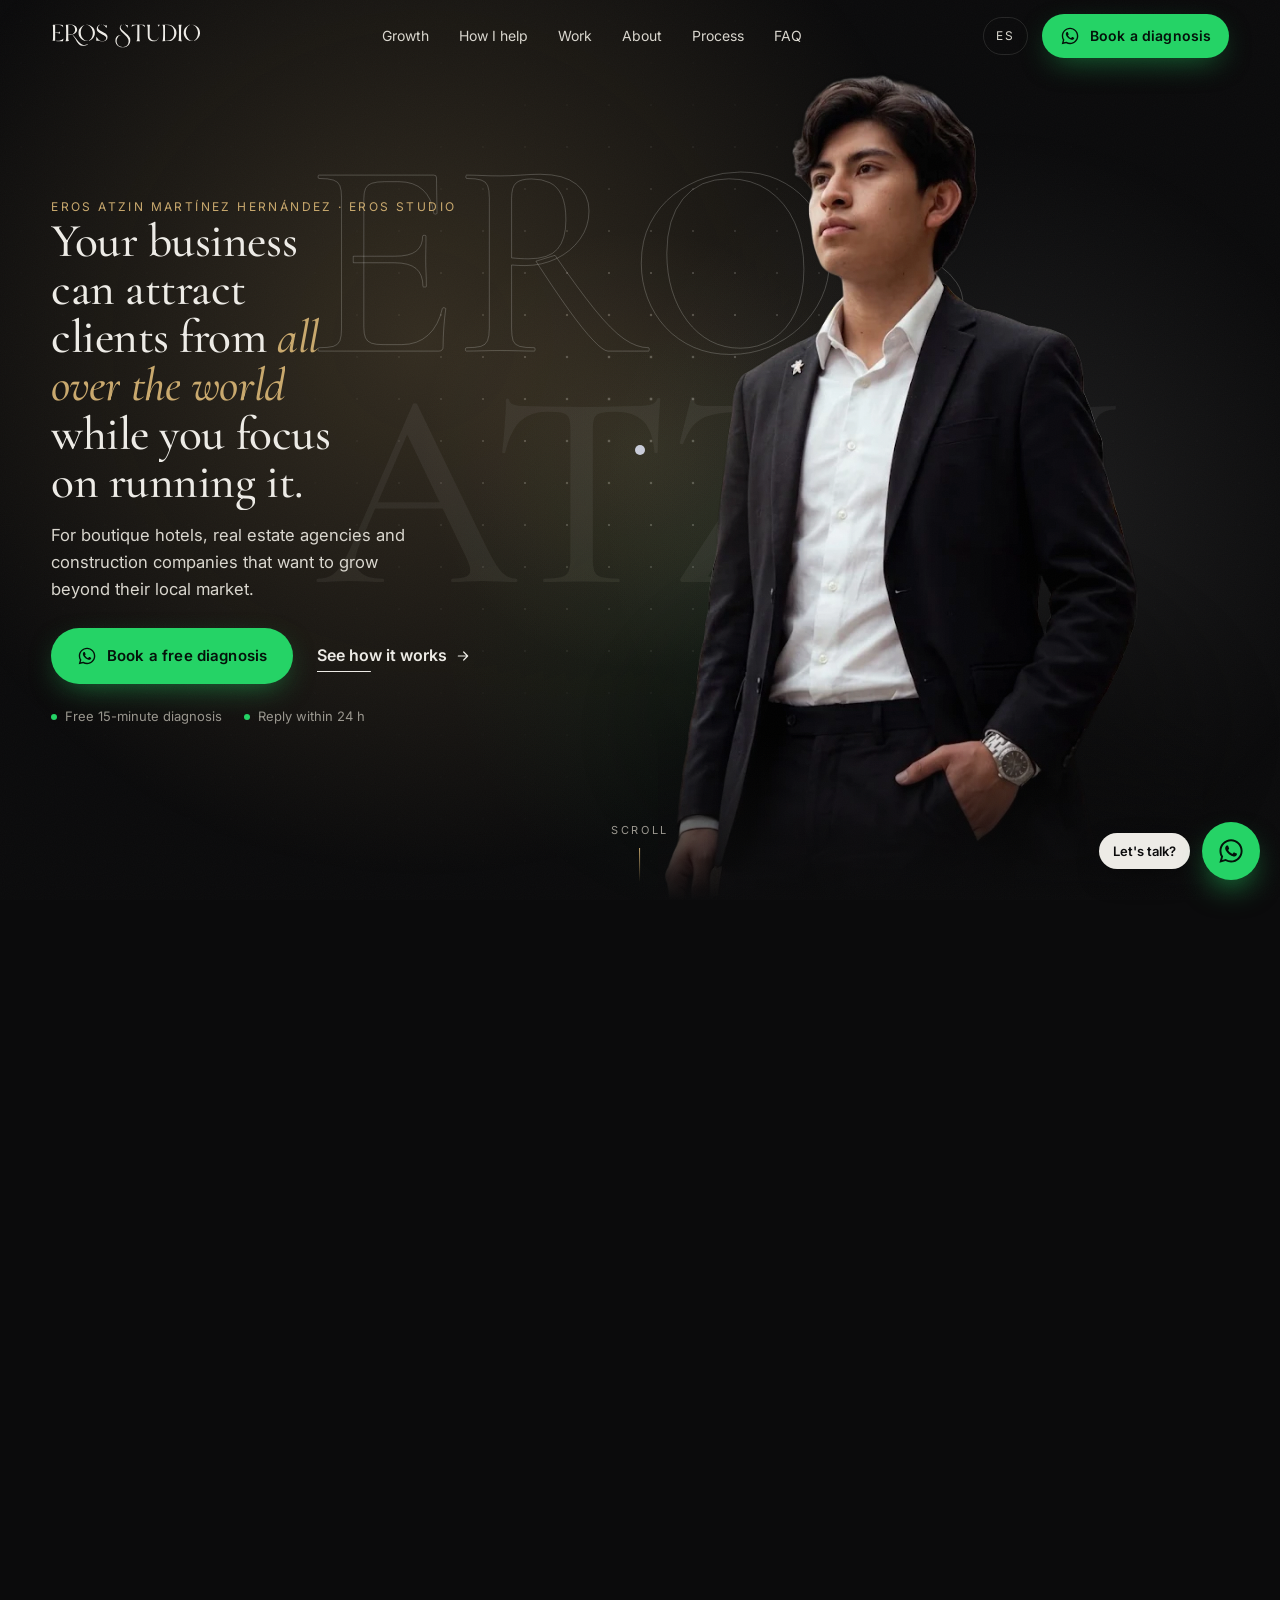
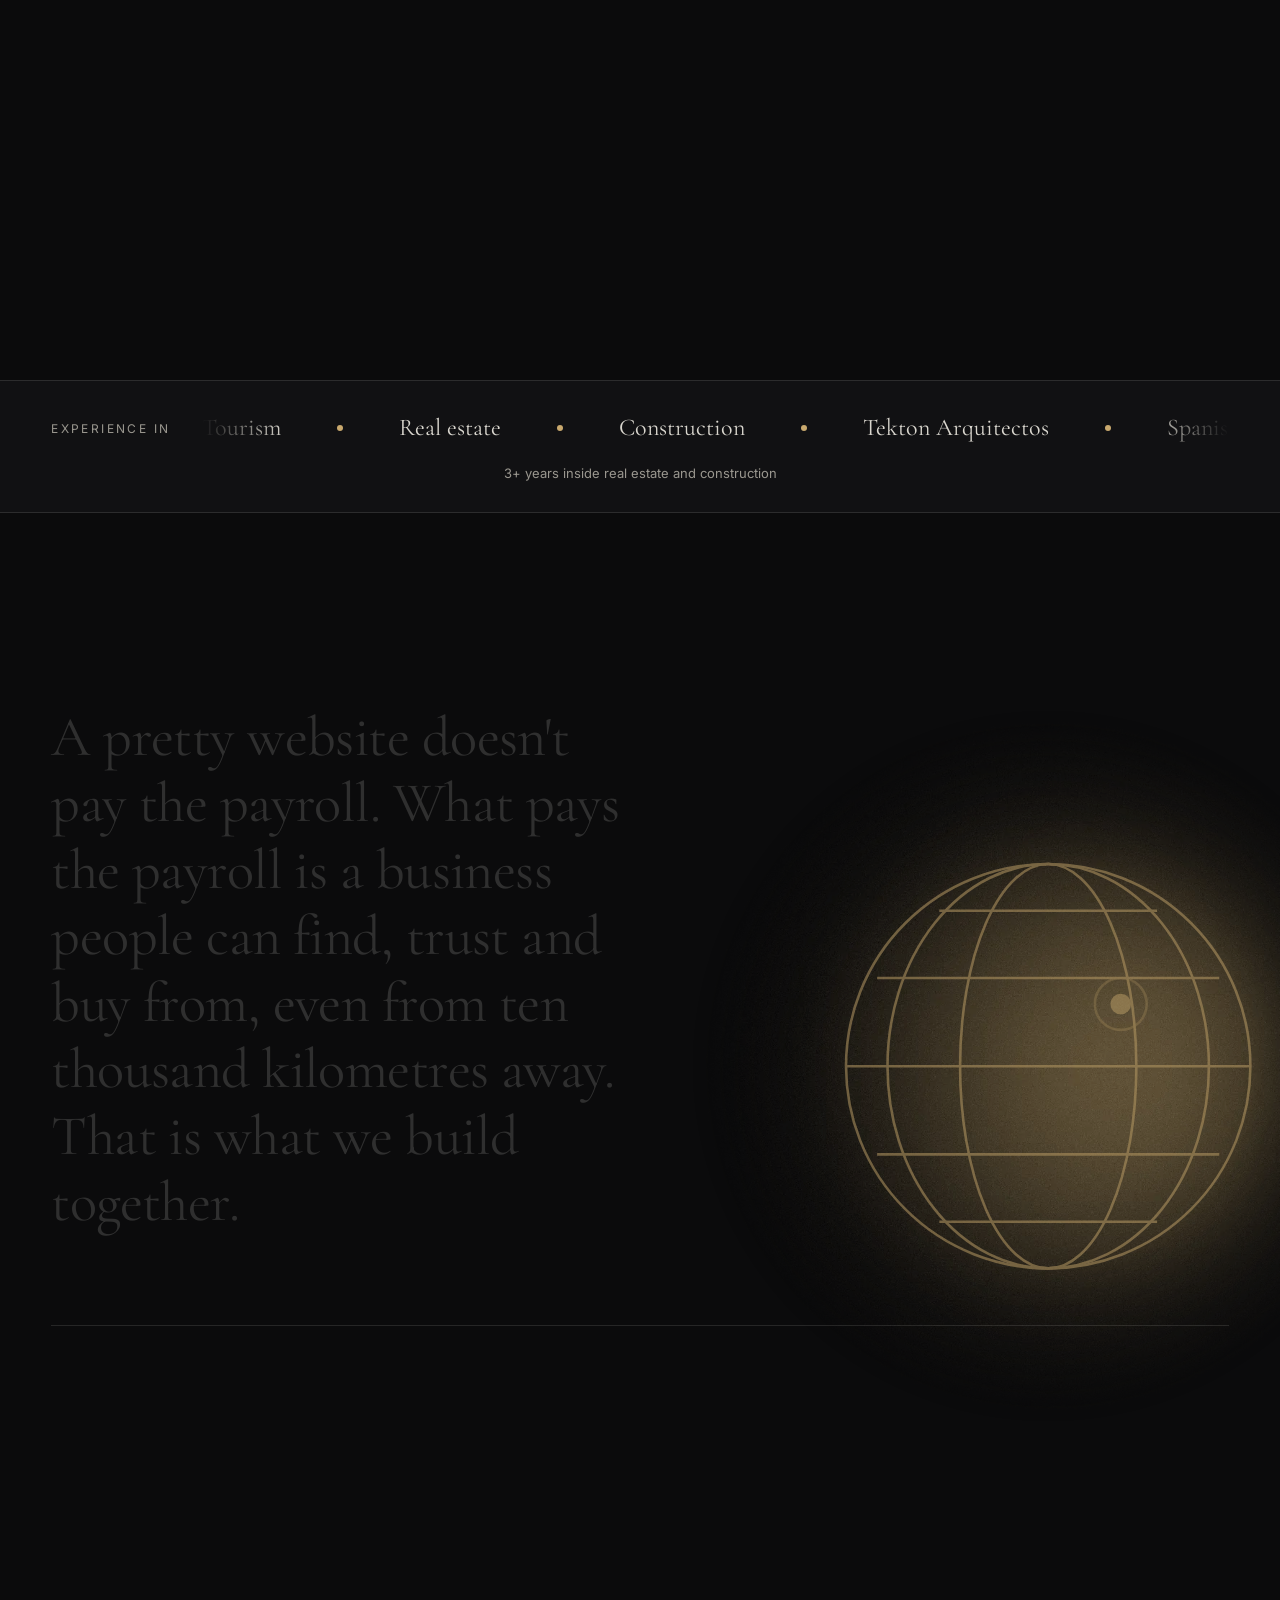
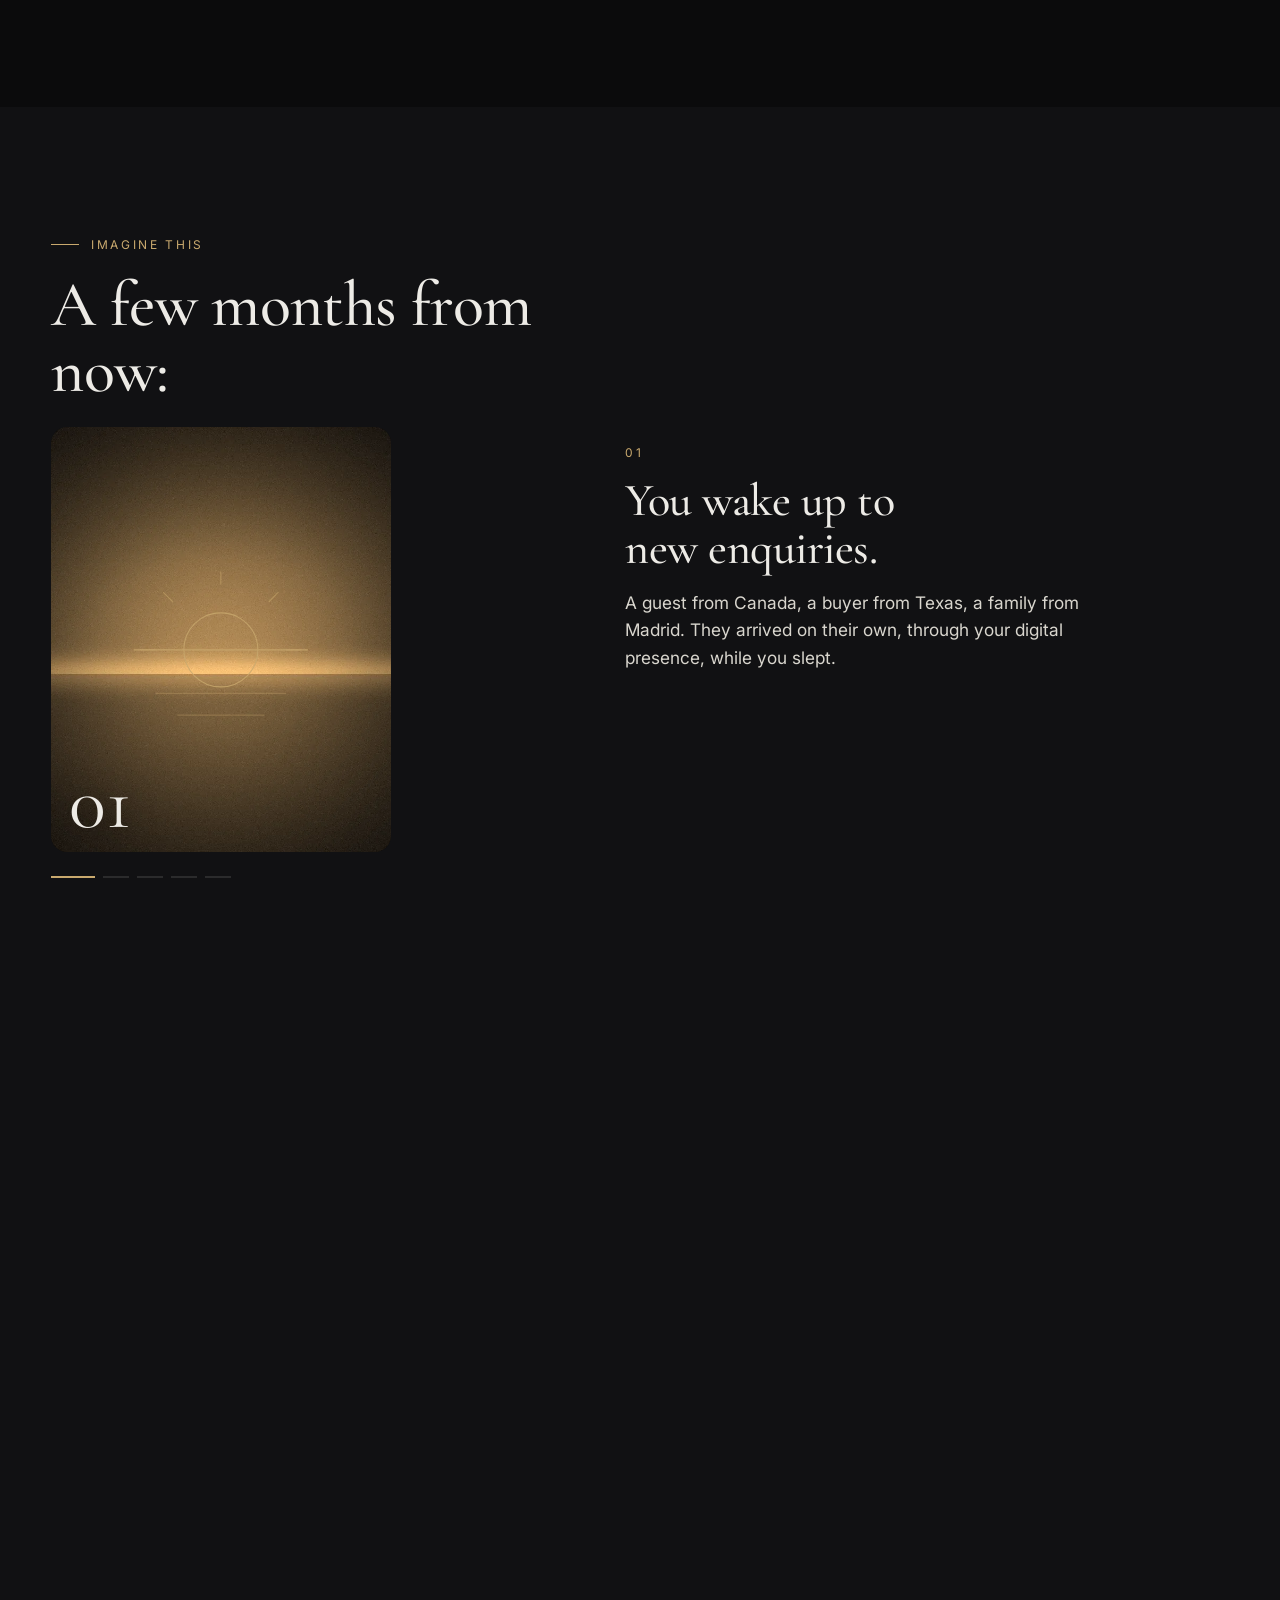
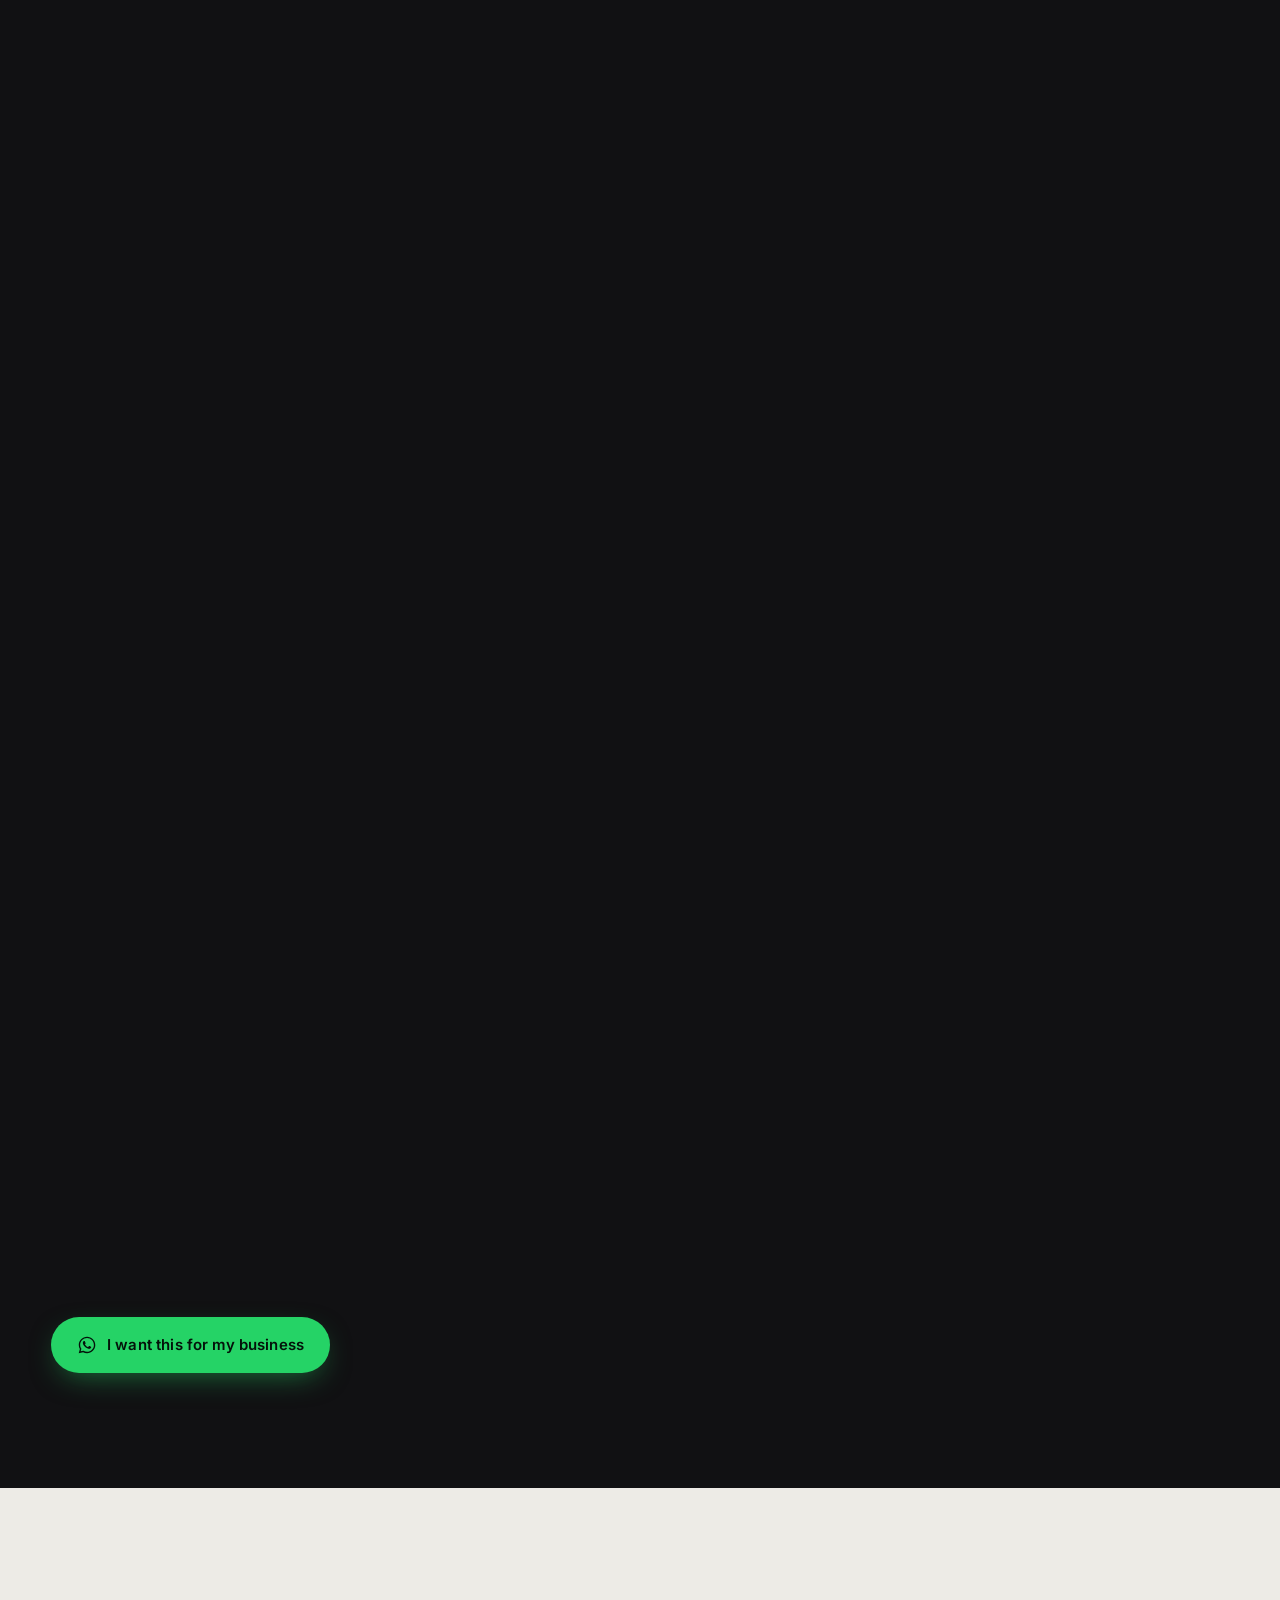
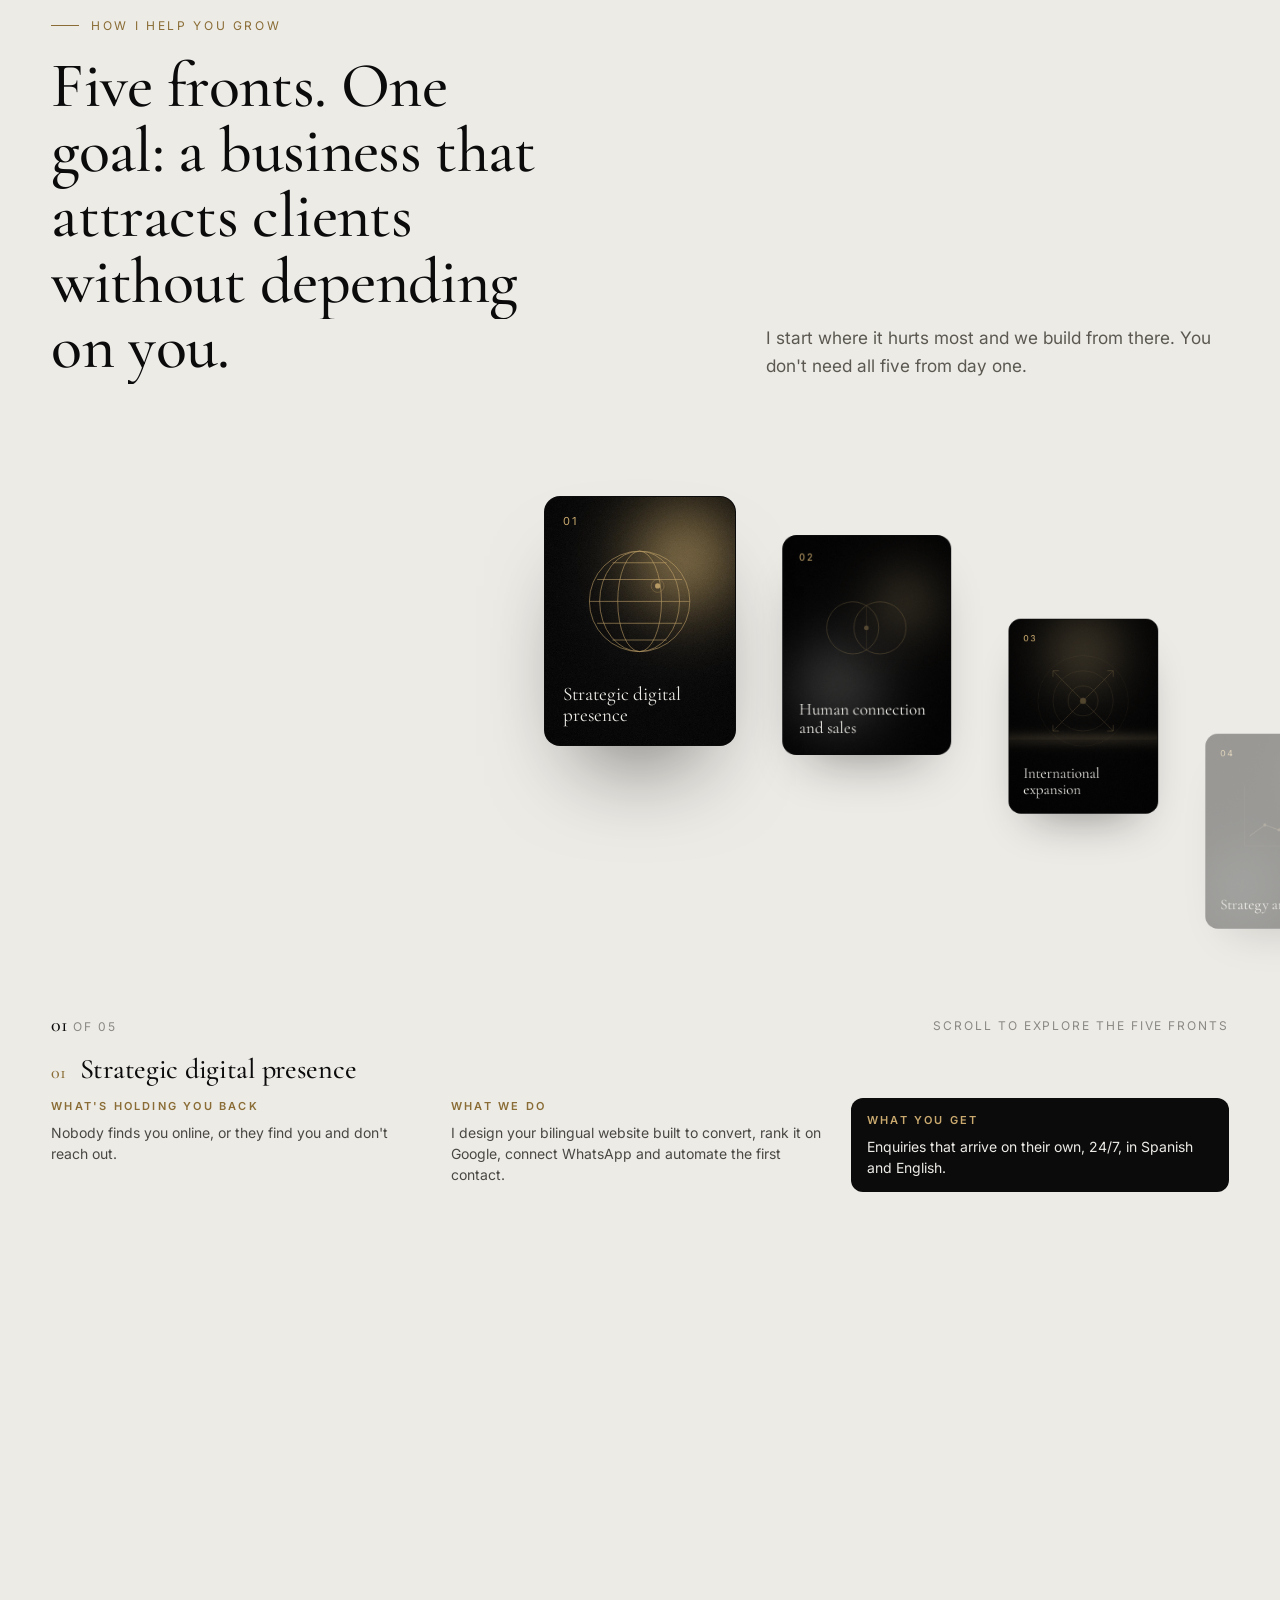
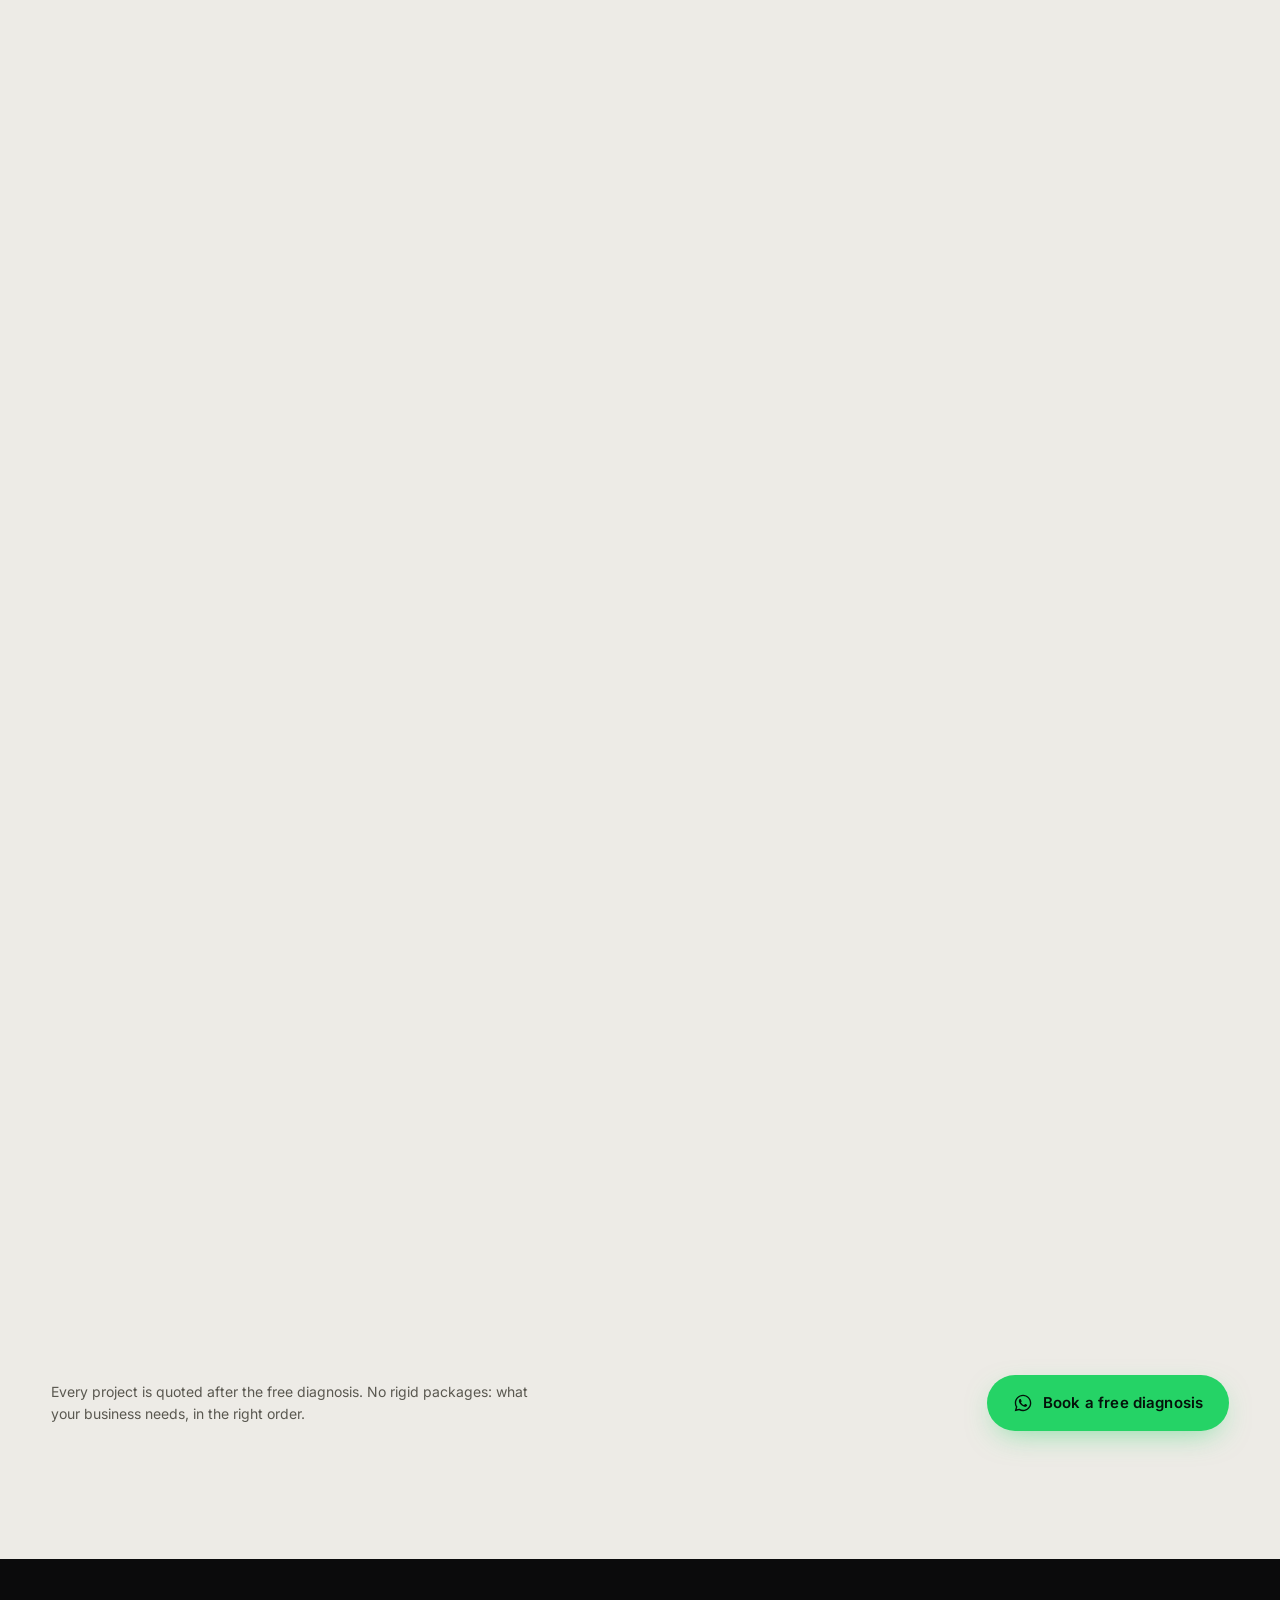
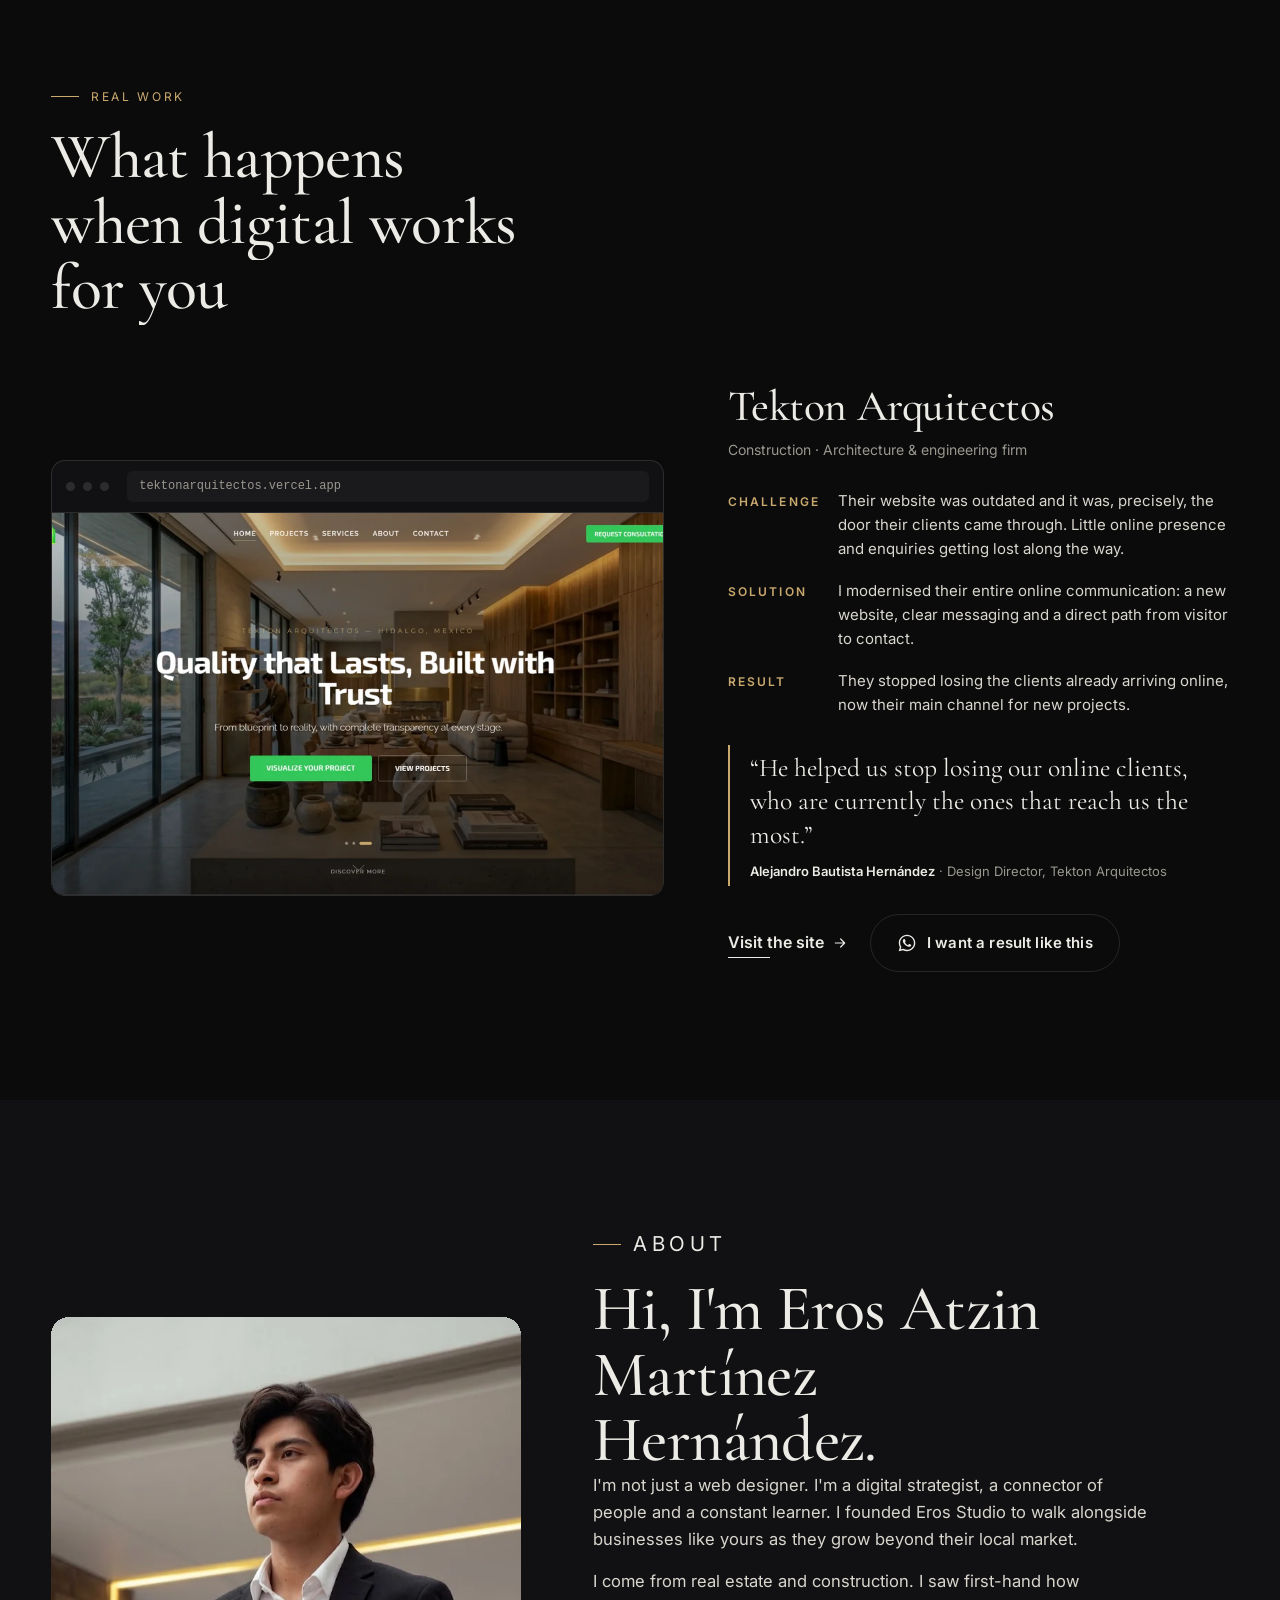
<file: en/index.html>
<!DOCTYPE html>
<html lang="en" class="lock">
<head>
<meta charset="utf-8">
<meta name="viewport" content="width=device-width, initial-scale=1, viewport-fit=cover">
<title>Eros Atzin Martínez Hernández | Eros Studio — Digital growth for tourism, real estate and construction</title>
<meta name="description" content="Eros Atzin Martínez Hernández, founder of Eros Studio. I help boutique hotels, real estate agencies and construction companies build a business that attracts clients from all over the world — bilingual digital presence, human connection and international expansion — while you run operations. Free diagnosis on WhatsApp.">
<meta name="keywords" content="Eros Atzin Martínez Hernández, Eros Studio, digital growth, digital strategy for real estate, marketing for construction companies, marketing for boutique hotels, bilingual websites, international clients, Mexico">
<meta name="author" content="Eros Atzin Martínez Hernández">
<meta name="robots" content="index, follow, max-image-preview:large">
<meta name="theme-color" content="#0B0B0C">
<link rel="canonical" href="https://erosstudio.mx/en/">
<link rel="alternate" hreflang="es" href="https://erosstudio.mx/">
<link rel="alternate" hreflang="en" href="https://erosstudio.mx/en/">
<link rel="alternate" hreflang="x-default" href="https://erosstudio.mx/">
<link rel="icon" href="../assets/favicon.svg" type="image/svg+xml">
<link rel="apple-touch-icon" href="../assets/apple-touch-icon.png">
<meta property="og:type" content="website"><meta property="og:site_name" content="Eros Studio">
<meta property="og:locale" content="en_US"><meta property="og:locale:alternate" content="es_MX">
<meta property="og:title" content="Eros Atzin Martínez Hernández | Eros Studio — Digital growth for tourism, real estate and construction"><meta property="og:description" content="Eros Atzin Martínez Hernández, founder of Eros Studio. I help boutique hotels, real estate agencies and construction companies build a business that attracts clients from all over the world — bilingual digital presence, human connection and international expansion — while you run operations. Free diagnosis on WhatsApp.">
<meta property="og:url" content="https://erosstudio.mx/en/"><meta property="og:image" content="https://erosstudio.mx/assets/og-image.png">
<meta property="og:image:width" content="1200"><meta property="og:image:height" content="630"><meta property="og:image:alt" content="Eros Atzin Martínez Hernández — Eros Studio">
<meta name="twitter:card" content="summary_large_image"><meta name="twitter:title" content="Eros Atzin Martínez Hernández | Eros Studio — Digital growth for tourism, real estate and construction">
<meta name="twitter:description" content="Eros Atzin Martínez Hernández, founder of Eros Studio. I help boutique hotels, real estate agencies and construction companies build a business that attracts clients from all over the world — bilingual digital presence, human connection and international expansion — while you run operations. Free diagnosis on WhatsApp."><meta name="twitter:image" content="https://erosstudio.mx/assets/og-image.png">
<link rel="preload" as="image" href="../assets/eros-atzin-martinez-hernandez.webp" type="image/webp" fetchpriority="high">
<link rel="preconnect" href="https://fonts.googleapis.com"><link rel="preconnect" href="https://fonts.gstatic.com" crossorigin>
<link rel="stylesheet" href="https://fonts.googleapis.com/css2?family=Cormorant+Garamond:ital,wght@0,500;0,600;1,500&family=Inter:wght@400;500;600&display=swap">
<script type="application/ld+json">{"@context": "https://schema.org", "@type": "Person", "@id": "https://erosstudio.mx/#person", "name": "Eros Atzin Martínez Hernández", "givenName": "Eros Atzin", "familyName": "Martínez Hernández", "alternateName": ["Eros Atzin", "Eros Studio"], "url": "https://erosstudio.mx/", "image": "https://erosstudio.mx/assets/eros-retrato.webp", "email": "mailto:habzerl753@gmail.com", "telephone": "+527718366618", "jobTitle": "Digital growth strategist", "worksFor": {"@id": "https://erosstudio.mx/#org"}, "knowsLanguage": ["es", "en", "fr"], "knowsAbout": ["Estrategia digital", "Marketing digital", "Diseño web", "SEO", "Turismo", "Inmobiliaria", "Construcción", "Expansión internacional"], "nationality": {"@type": "Country", "name": "México"}, "sameAs": []}</script><script type="application/ld+json">{"@context": "https://schema.org", "@type": "ProfessionalService", "@id": "https://erosstudio.mx/#org", "name": "Eros Studio", "founder": {"@id": "https://erosstudio.mx/#person"}, "url": "https://erosstudio.mx/", "logo": "https://erosstudio.mx/assets/og-image.png", "image": "https://erosstudio.mx/assets/og-image.png", "description": "Eros Atzin Martínez Hernández, founder of Eros Studio. I help boutique hotels, real estate agencies and construction companies build a business that attracts clients from all over the world — bilingual digital presence, human connection and international expansion — while you run operations. Free diagnosis on WhatsApp.", "email": "habzerl753@gmail.com", "telephone": "+527718366618", "priceRange": "$$", "areaServed": ["MX", "US", "CA", "ES", "LATAM"], "availableLanguage": ["Spanish", "English"], "address": {"@type": "PostalAddress", "addressRegion": "Hidalgo", "addressCountry": "MX"}, "sameAs": [], "makesOffer": [{"@type": "Offer", "itemOffered": {"@type": "Service", "name": "Strategic digital presence", "description": "I design your bilingual website built to convert, rank it on Google, connect WhatsApp and automate the first contact."}}, {"@type": "Offer", "itemOffered": {"@type": "Service", "name": "Human connection and sales", "description": "We define your message, your story and every touchpoint: from the first message to the signature or the booking."}}, {"@type": "Offer", "itemOffered": {"@type": "Service", "name": "International expansion", "description": "We adapt your communication to English- and French-speaking buyers: language, culture, payment methods, expectations."}}, {"@type": "Offer", "itemOffered": {"@type": "Service", "name": "Strategy and growth", "description": "We analyse your business, your numbers and your channels. We set a clear plan and measure every month."}}, {"@type": "Offer", "itemOffered": {"@type": "Service", "name": "Operational freedom", "description": "We automate the repetitive and leave you a system that runs without you glued to a screen."}}]}</script><script type="application/ld+json">{"@context": "https://schema.org", "@type": "WebSite", "@id": "https://erosstudio.mx/#website", "url": "https://erosstudio.mx/", "name": "Eros Studio", "inLanguage": "en", "publisher": {"@id": "https://erosstudio.mx/#org"}}</script><script type="application/ld+json">{"@context": "https://schema.org", "@type": "FAQPage", "mainEntity": [{"@type": "Question", "name": "What exactly does your service include?", "acceptedAnswer": {"@type": "Answer", "text": "It depends on where your business is. It can range from a diagnosis with an action plan, to a bilingual website with a lead-capture system, to monthly strategic support. In the free diagnosis I tell you what you need and what you don't."}}, {"@type": "Question", "name": "How much does it cost?", "acceptedAnswer": {"@type": "Answer", "text": "Each project is quoted by scope. You get an exact price in writing after the diagnosis, so you can decide with clarity and no pressure."}}, {"@type": "Question", "name": "How long does it take?", "acceptedAnswer": {"@type": "Answer", "text": "A diagnosis, one week. A complete digital presence, 2 to 4 weeks. An international lead-capture system, 4 to 6. Ongoing support is monthly."}}, {"@type": "Question", "name": "What other services do you offer?", "acceptedAnswer": {"@type": "Answer", "text": "Beyond strategy and digital presence: drone footage of properties, sites and hotels; professional-grade video editing for social media and web; architecture and interior photography; 360° virtual tours; optimised Google Business profile; social media management; Meta and Google ad campaigns; and bilingual copywriting for your brand. All designed so an international client sees you and trusts you."}}, {"@type": "Question", "name": "Do you work with businesses outside Latin America?", "acceptedAnswer": {"@type": "Answer", "text": "Yes. I work remotely with clients from any country, in Spanish or English."}}, {"@type": "Question", "name": "How do we measure results?", "acceptedAnswer": {"@type": "Answer", "text": "From day one we define what we'll measure: enquiries, WhatsApp conversations, bookings or appointments. Every month you see what's working, in language you understand."}}, {"@type": "Question", "name": "What if I don't like the result?", "acceptedAnswer": {"@type": "Answer", "text": "Revision rounds are included and we work together at every stage. Nothing launches until you're happy."}}, {"@type": "Question", "name": "Do you offer ongoing support afterwards?", "acceptedAnswer": {"@type": "Answer", "text": "Yes. It's optional and it's where my clients grow the most: maintenance, content, optimisation and monthly strategy."}}]}</script>
<style>/* ===== Eros Studio — estilos ===== */
:root{
  --bg:#0B0B0C; --bg-2:#111113; --line:rgba(237,235,230,.12);
  --cream:#EDEBE6; --cream-2:#D9D6CE; --muted:#9A978F;
  --gold:#C9A96E; --wa:#25D366; --wa-dark:#1DA851;
  --ink:#0B0B0C;
  --font-display:"Cormorant Garamond","Hello Paris",Georgia,serif;
  --font-body:"Inter",system-ui,-apple-system,"Segoe UI",Roboto,sans-serif;
  --ease:cubic-bezier(.22,1,.36,1); --ease-io:cubic-bezier(.65,0,.35,1);
  --nav-h:72px; --gutter:clamp(20px,4vw,64px); --max:1240px;
}
/* Si licencias Hello Paris, coloca los archivos en assets/fonts y descomenta:
@font-face{font-family:"Hello Paris";src:url("assets/fonts/HelloParis.woff2") format("woff2");font-display:swap;} */

*{box-sizing:border-box;margin:0;padding:0}
html{scroll-behavior:smooth;-webkit-text-size-adjust:100%}
html.lock{overflow:hidden}
body{background:var(--bg);color:var(--cream);font-family:var(--font-body);font-size:16px;line-height:1.6;-webkit-font-smoothing:antialiased;overflow-x:hidden}
img,svg{display:block;max-width:100%}
a{color:inherit;text-decoration:none}
button{font:inherit;color:inherit;background:none;border:0;cursor:pointer}
::selection{background:var(--gold);color:var(--ink)}
:focus-visible{outline:2px solid var(--gold);outline-offset:3px}
.skip{position:absolute;left:-999px;top:8px;background:var(--gold);color:var(--ink);padding:8px 14px;border-radius:6px;z-index:1000}
.skip:focus{left:8px}
.container{width:min(100% - 2*var(--gutter),var(--max));margin-inline:auto}
.eyebrow{font-size:12px;letter-spacing:.22em;text-transform:uppercase;color:var(--gold);display:flex;align-items:center;gap:12px;margin-bottom:18px}
.eyebrow::before{content:"";width:28px;height:1px;background:var(--gold)}
h1,h2,h3,.display{font-family:var(--font-display);font-weight:500;line-height:1.02;letter-spacing:-.01em}
h2{font-size:clamp(34px,5vw,64px);max-width:16ch}
h3{font-size:clamp(22px,2.4vw,30px)}
.lead{color:var(--muted);font-size:clamp(16px,1.35vw,19px);max-width:60ch}
section{position:relative;padding:clamp(80px,10vw,140px) 0}
.section-head{display:grid;grid-template-columns:1fr;gap:20px;margin-bottom:clamp(40px,5vw,72px)}
@media(min-width:900px){.section-head{grid-template-columns:1.2fr .8fr;align-items:end}.section-head .lead{justify-self:end;max-width:44ch}}

/* ---- botones ---- */
.btn{display:inline-flex;align-items:center;gap:10px;padding:16px 26px;border-radius:999px;font-weight:600;font-size:15px;letter-spacing:.01em;transition:transform .35s var(--ease),background .25s,color .25s,box-shadow .35s;will-change:transform}
.btn svg{width:20px;height:20px;flex:none}
.btn-wa{background:var(--wa);color:#04120A;box-shadow:0 10px 30px -10px rgba(37,211,102,.55)}
.btn-wa:hover{background:#2EE07A;transform:translateY(-2px);box-shadow:0 18px 36px -12px rgba(37,211,102,.7)}
.btn-ghost{border:1px solid var(--line);color:var(--cream)}
.btn-ghost:hover{border-color:var(--cream);transform:translateY(-2px)}
.btn-lg{padding:20px 34px;font-size:17px}
.link-arrow{display:inline-flex;align-items:center;gap:8px;font-weight:600;color:var(--cream);position:relative}
.link-arrow::after{content:"";position:absolute;left:0;bottom:-3px;width:100%;height:1px;background:currentColor;transform:scaleX(.35);transform-origin:left;transition:transform .4s var(--ease)}
.link-arrow:hover::after{transform:scaleX(1)}
.link-arrow svg{width:16px;height:16px;transition:transform .35s var(--ease)}
.link-arrow:hover svg{transform:translateX(4px)}

/* ---- intro (preloader) ---- */
.intro{position:fixed;inset:0;z-index:900;background:var(--bg);display:grid;place-items:center;transition:transform 1s var(--ease-io);will-change:transform}
.intro.is-leaving{transform:translateY(-100%)}
.intro.is-done{display:none}
.intro-mark{width:min(72vw,560px);color:var(--cream);overflow:hidden;line-height:0}
.intro-mark svg{width:100%;height:auto;transform:translateY(110%);opacity:0;animation:intro-up 1.1s var(--ease) .15s forwards;transform-origin:left center}
@keyframes intro-up{to{transform:translateY(0);opacity:1}}
.intro-mark.is-flying svg{animation:none;opacity:1;transition:transform .9s var(--ease-io)}
.intro-bar{position:absolute;left:0;bottom:0;height:2px;width:100%;background:var(--line)}
.intro-bar i{display:block;height:100%;width:0;background:var(--gold);animation:intro-bar 1.3s var(--ease) .1s forwards}
@keyframes intro-bar{to{width:100%}}
body.no-intro .intro{display:none}

/* ---- navbar ---- */
.nav{position:fixed;top:0;left:0;right:0;height:var(--nav-h);z-index:800;display:flex;align-items:center;transition:background .4s,box-shadow .4s,backdrop-filter .4s,transform .5s var(--ease)}
.nav.is-scrolled{background:rgba(11,11,12,.72);backdrop-filter:blur(14px);-webkit-backdrop-filter:blur(14px);box-shadow:0 1px 0 var(--line)}
.nav .container{display:flex;align-items:center;justify-content:space-between;gap:24px}
.brand{display:block;width:150px;color:var(--cream);line-height:0}
.brand svg{width:100%;height:auto}
.brand.is-hidden{visibility:hidden}
.nav-links{display:none;gap:30px;align-items:center}
.nav-links a{font-size:14px;color:var(--cream-2);position:relative;padding:4px 0}
.nav-links a::after{content:"";position:absolute;left:0;bottom:0;height:1px;width:100%;background:var(--gold);transform:scaleX(0);transform-origin:right;transition:transform .35s var(--ease)}
.nav-links a:hover::after{transform:scaleX(1);transform-origin:left}
.nav-right{display:flex;align-items:center;gap:14px}
.lang{font-size:12px;letter-spacing:.14em;border:1px solid var(--line);padding:8px 12px;border-radius:999px;color:var(--cream-2);transition:border-color .25s,color .25s}
.lang:hover{border-color:var(--cream);color:var(--cream)}
.nav .btn{padding:11px 18px;font-size:14px}
.nav .btn span{display:none}
.burger{width:44px;height:44px;display:grid;place-items:center;border-radius:50%;border:1px solid var(--line)}
.burger i{display:block;width:18px;height:1.5px;background:var(--cream);position:relative;transition:background .2s}
.burger i::before,.burger i::after{content:"";position:absolute;left:0;width:100%;height:1.5px;background:var(--cream);transition:transform .35s var(--ease)}
.burger i::before{top:-6px}.burger i::after{top:6px}
.burger[aria-expanded="true"] i{background:transparent}
.burger[aria-expanded="true"] i::before{transform:translateY(6px) rotate(45deg)}
.burger[aria-expanded="true"] i::after{transform:translateY(-6px) rotate(-45deg)}
@media(min-width:960px){.nav-links{display:flex}.burger{display:none}.nav .btn span{display:inline}}
.mobile-menu{position:fixed;inset:0;z-index:790;background:var(--bg);padding:calc(var(--nav-h) + 24px) var(--gutter) 40px;display:flex;flex-direction:column;justify-content:space-between;transform:translateY(-100%);transition:transform .6s var(--ease-io);visibility:hidden}
.mobile-menu.is-open{transform:none;visibility:visible}
.mobile-menu nav a{display:block;font-family:var(--font-display);font-size:clamp(40px,11vw,64px);line-height:1.15;padding:6px 0;border-bottom:1px solid var(--line)}
.mobile-menu .meta{color:var(--muted);font-size:14px;display:grid;gap:8px}

/* ---- hero ---- */
.hero-track{height:220vh;position:relative}
.hero{position:sticky;top:0;height:100vh;height:100svh;overflow:hidden;display:grid;align-items:end}
.hero-canvas{position:absolute;inset:0;width:100%;height:100%;pointer-events:none}
.hero-grain{position:absolute;inset:0;pointer-events:none;opacity:.07;z-index:2;background-image:url("data:image/svg+xml,%3Csvg xmlns='http://www.w3.org/2000/svg' width='160' height='160'%3E%3Cfilter id='n'%3E%3CfeTurbulence type='fractalNoise' baseFrequency='.9' numOctaves='2' stitchTiles='stitch'/%3E%3C/filter%3E%3Crect width='100%25' height='100%25' filter='url(%23n)' opacity='.35'/%3E%3C/svg%3E")}
.hero-big{position:absolute;left:50%;top:42%;transform:translate(-50%,-50%);width:100%;text-align:center;pointer-events:none;user-select:none;line-height:.82;font-family:var(--font-display);font-weight:500;letter-spacing:-.02em;color:transparent;-webkit-text-stroke:1px rgba(237,235,230,.22);font-size:clamp(96px,22vw,340px);white-space:nowrap}
.hero-big span{display:block}
.hero-big span:nth-child(2){color:rgba(237,235,230,.06);-webkit-text-stroke:0;transform:translateX(6vw)}
.hero-figure{position:absolute;right:-10vw;top:calc(var(--nav-h) - 4px);height:min(66vh,66svh);display:flex;align-items:flex-start;justify-content:flex-end;will-change:transform;transform-origin:50% 0}
.hero-figure img{height:100%;width:auto;max-width:none;object-fit:contain;object-position:bottom;position:relative;z-index:1;transition:filter .2s linear}
.hero-figure::before{content:"";position:absolute;left:50%;bottom:-10%;width:140%;height:60%;transform:translateX(-50%);background:radial-gradient(ellipse at center,rgba(0,0,0,.55),transparent 65%);pointer-events:none}
.hero-figure::after{content:"";position:absolute;left:0;right:0;bottom:0;height:22%;background:linear-gradient(to top,var(--bg),transparent);pointer-events:none;z-index:2}
.hero-copy{position:relative;z-index:3;padding-bottom:clamp(28px,5vh,56px)}
.hero-copy::before{content:"";position:absolute;left:0;right:0;bottom:0;top:-16vh;background:linear-gradient(to top,var(--bg) 58%,rgba(11,11,12,.7) 82%,transparent);z-index:-1}
.hero-copy .container{display:grid;gap:22px;grid-template-columns:1fr}
.hero-eyebrow{font-size:12px;letter-spacing:.2em;text-transform:uppercase;color:var(--gold)}
.hero h1{font-size:clamp(30px,3.7vw,54px);max-width:15ch;text-wrap:balance}
.hero h1 em{font-style:italic;color:var(--gold)}
.hero-sub{margin-top:16px;color:var(--cream-2);font-size:clamp(15px,1.3vw,18px);max-width:38ch}
.hero-ctas{display:flex;flex-wrap:wrap;gap:14px 24px;align-items:center;margin-top:26px}
.hero-trust{margin-top:22px;display:flex;flex-wrap:wrap;gap:8px 22px;color:var(--muted);font-size:13px;list-style:none}
.hero-trust li{display:flex;align-items:center;gap:8px}
.hero-trust li::before{content:"";width:6px;height:6px;border-radius:50%;background:var(--wa)}
.hero-side{display:none}
@media(min-width:960px){
  .hero-copy .container{grid-template-columns:minmax(0,520px) 1fr;align-items:end}
  .hero-side{display:grid;justify-self:end;text-align:right;color:var(--muted);font-size:13px;letter-spacing:.06em;gap:6px;padding-bottom:6px}
  .hero-figure{height:min(92vh,92svh);top:auto;bottom:0;right:6vw;align-items:flex-end;transform-origin:50% 100%}
  .hero-copy::before{display:none}
}
.hero-scroll{position:absolute;left:50%;bottom:18px;transform:translateX(-50%);font-size:11px;letter-spacing:.24em;text-transform:uppercase;color:var(--muted);display:flex;flex-direction:column;align-items:center;gap:8px;z-index:3}
.hero-scroll i{width:1px;height:34px;background:linear-gradient(var(--gold),transparent);animation:scroll-hint 1.8s var(--ease) infinite}
@keyframes scroll-hint{0%{transform:scaleY(0);transform-origin:top}50%{transform:scaleY(1);transform-origin:top}51%{transform-origin:bottom}100%{transform:scaleY(0);transform-origin:bottom}}
.hero-copy,.hero-big,.hero-scroll,.hero-side{transition:opacity .2s linear}
/* firma */
.sig-wrap{position:absolute;left:50%;top:26%;transform:translate(-50%,-50%);width:min(78vw,520px);z-index:4;opacity:0;pointer-events:none;text-align:center;transition:opacity .5s}
.sig-wrap.is-visible{opacity:1}
.sig{width:100%;height:auto;color:var(--cream)}
.sig-s{fill:none;stroke:#fff;stroke-width:16;stroke-linecap:round;stroke-linejoin:round;stroke-dasharray:1;stroke-dashoffset:1}
.sig-wrap.is-drawing .sig-s{animation:sig-draw var(--d) linear var(--dl) forwards}
@keyframes sig-draw{to{stroke-dashoffset:0}}
.sig-line{margin-top:18px;color:var(--muted);font-size:14px;opacity:0;transform:translateY(8px);transition:opacity .7s 2.4s,transform .7s 2.4s}
.sig-wrap.is-drawing .sig-line{opacity:1;transform:none}
.sig-name{margin-top:6px;font-family:var(--font-display);font-size:22px;color:var(--cream-2);opacity:0;transition:opacity .7s 2.8s}
.sig-wrap.is-drawing .sig-name{opacity:1}

/* ---- marquee de confianza ---- */
.trust{padding:28px 0;border-top:1px solid var(--line);border-bottom:1px solid var(--line);background:var(--bg-2);overflow:hidden}
.trust .container{display:flex;align-items:center;gap:32px}
.trust-label{flex:none;font-size:12px;letter-spacing:.2em;text-transform:uppercase;color:var(--muted);display:none}
@media(min-width:720px){.trust-label{display:block}}
.marquee{flex:1;overflow:hidden;mask-image:linear-gradient(90deg,transparent,#000 8%,#000 92%,transparent)}
.marquee-track{display:flex;gap:56px;width:max-content;animation:marquee 34s linear infinite}
.marquee:hover .marquee-track{animation-play-state:paused}
.marquee-track span{font-family:var(--font-display);font-size:24px;color:var(--cream-2);white-space:nowrap;display:flex;align-items:center;gap:56px}
.marquee-track span::after{content:"";width:6px;height:6px;border-radius:50%;background:var(--gold)}
@keyframes marquee{to{transform:translateX(-50%)}}
.trust-years{text-align:center;color:var(--muted);font-size:13px;margin-top:16px}

/* ---- tema claro ---- */
.light{background:var(--cream);color:var(--ink)}
.light .eyebrow{color:#8A6D36}.light .eyebrow::before{background:#8A6D36}
.light .lead{color:#5A5850}

/* ---- casos ---- */
.case{display:grid;gap:36px;align-items:center}
@media(min-width:960px){.case{grid-template-columns:1.1fr .9fr;gap:64px}}
.browser{background:var(--bg-2);border:1px solid var(--line);border-radius:14px;overflow:hidden;box-shadow:0 40px 80px -40px rgba(0,0,0,.8)}
.browser-bar{display:flex;align-items:center;gap:8px;padding:10px 14px;border-bottom:1px solid var(--line);font-size:12px;color:var(--muted)}
.browser-bar i{width:9px;height:9px;border-radius:50%;background:var(--line)}
.browser-bar .url{margin-left:10px;flex:1;background:rgba(255,255,255,.04);padding:6px 12px;border-radius:6px;font-family:ui-monospace,monospace}
.browser-body{position:relative;aspect-ratio:16/10;overflow:hidden;background:var(--bg)}
.browser-body img{position:relative;z-index:1;width:100%;height:100%;object-fit:cover;object-position:top}
.browser-body img.is-missing{display:none}
.wire{position:absolute;inset:0;padding:8%;display:grid;gap:6%;grid-template-rows:auto 1fr auto;opacity:.9}
.wire i{display:block;background:rgba(237,235,230,.08);border-radius:4px}
.wire .w-nav{height:10px;width:40%}
.wire .w-hero{border-radius:8px;display:grid;place-items:center;font-family:var(--font-display);font-size:clamp(20px,3vw,34px);color:var(--cream-2);background:linear-gradient(135deg,rgba(201,169,110,.15),rgba(237,235,230,.04))}
.wire .w-row{display:grid;grid-template-columns:repeat(3,1fr);gap:6%}
.wire .w-row i{height:36px}
.case-body h3{font-size:clamp(28px,3.4vw,44px)}
.case-sector{color:var(--muted);font-size:14px;margin:10px 0 28px}
.case-steps{display:grid;gap:18px;margin-bottom:28px}
.case-step{display:grid;grid-template-columns:96px 1fr;gap:14px;font-size:15px;color:var(--cream-2)}
.case-step b{font-size:12px;letter-spacing:.18em;text-transform:uppercase;color:var(--gold);font-weight:600;padding-top:3px}
.quote{border-left:2px solid var(--gold);padding:6px 0 6px 20px;margin:28px 0;font-family:var(--font-display);font-size:clamp(20px,2vw,26px);line-height:1.3}
.quote footer{font-family:var(--font-body);font-size:13px;color:var(--muted);margin-top:12px}
.quote footer b{color:var(--cream);font-weight:600}
.case-actions{display:flex;flex-wrap:wrap;gap:22px;align-items:center}

/* ---- sobre mí ---- */
.about{background:var(--bg-2)}
.about-grid{display:grid;gap:40px}
@media(min-width:900px){.about-grid{grid-template-columns:.85fr 1.15fr;gap:72px;align-items:center}}
.about-photo{position:relative;border-radius:18px;overflow:hidden;aspect-ratio:3/4;background:var(--bg)}
.about-photo img{width:100%;height:100%;object-fit:cover;transform:scale(1.04);transition:transform 1.2s var(--ease)}
.about-photo:hover img{transform:scale(1)}
.about-photo::after{content:"";position:absolute;inset:0;background:linear-gradient(to top,rgba(11,11,12,.5),transparent 45%)}
.about-photo .sig-small{position:absolute;left:22px;bottom:18px;width:120px;color:var(--cream);z-index:2;opacity:.9}
.about p{color:var(--cream-2);font-size:clamp(16px,1.3vw,18px);margin-bottom:16px;max-width:56ch}
.about p:first-of-type{font-size:clamp(18px,1.6vw,22px);color:var(--cream)}
.facts{display:grid;gap:14px;margin:30px 0 34px;padding-top:24px;border-top:1px solid var(--line)}
@media(min-width:600px){.facts{grid-template-columns:repeat(3,1fr)}}
.facts b{display:block;font-size:11px;letter-spacing:.2em;text-transform:uppercase;color:var(--gold);margin-bottom:6px;font-weight:600}
.facts span{font-size:14px;color:var(--cream-2)}

/* ---- faq ---- */
.faq-list{border-top:1px solid var(--line)}
.faq-list details{border-bottom:1px solid var(--line)}
.faq-list summary{list-style:none;cursor:pointer;display:flex;justify-content:space-between;align-items:center;gap:20px;padding:22px 0;font-family:var(--font-display);font-size:clamp(20px,2.2vw,28px);transition:color .25s}
.faq-list summary::-webkit-details-marker{display:none}
.faq-list summary:hover{color:var(--gold)}
.faq-list summary i{flex:none;width:34px;height:34px;border:1px solid var(--line);border-radius:50%;position:relative;transition:transform .4s var(--ease),background .3s}
.faq-list summary i::before,.faq-list summary i::after{content:"";position:absolute;left:50%;top:50%;width:12px;height:1.5px;background:currentColor;transform:translate(-50%,-50%)}
.faq-list summary i::after{transform:translate(-50%,-50%) rotate(90deg)}
.faq-list details[open] summary i{transform:rotate(45deg);background:var(--gold);color:var(--ink);border-color:var(--gold)}
.faq-list .a{color:var(--cream-2);padding:0 0 26px;max-width:64ch;font-size:15px}
.faq-more{display:flex;flex-wrap:wrap;gap:20px;align-items:center;justify-content:center;margin-top:44px;color:var(--muted)}

/* ---- CTA final ---- */
.final{background:var(--cream);color:var(--ink);text-align:center;overflow:hidden}
.final .container{position:relative;z-index:1}
.final h2{max-width:none;margin-inline:auto;font-size:clamp(40px,7vw,104px)}
.final h2 em{font-style:italic;color:#8A6D36}
.final .lead{color:#5A5850;margin:24px auto 36px}
.final .note{margin-top:18px;font-size:13px;color:#6E6C64}
.final-mark{position:absolute;left:50%;top:50%;transform:translate(-50%,-50%);width:120%;color:rgba(11,11,12,.04);pointer-events:none}

/* ---- footer ---- */
.footer{padding:64px 0 32px;border-top:1px solid var(--line);font-size:14px}
.footer-grid{display:grid;gap:36px;margin-bottom:48px}
@media(min-width:800px){.footer-grid{grid-template-columns:1.4fr 1fr 1fr 1fr}}
.footer .brand{width:170px;margin-bottom:16px}
.footer p{color:var(--muted);max-width:32ch}
.footer h4{font-size:11px;letter-spacing:.2em;text-transform:uppercase;color:var(--gold);margin-bottom:16px;font-weight:600}
.footer ul{list-style:none;display:grid;gap:10px}
.footer a:hover{color:var(--gold)}
.footer-bottom{display:flex;flex-wrap:wrap;gap:12px 24px;justify-content:space-between;color:var(--muted);font-size:12px;padding-top:24px;border-top:1px solid var(--line)}

/* ---- WhatsApp flotante ---- */
.wa-float{position:fixed;right:20px;bottom:20px;z-index:850;display:flex;align-items:center;gap:12px;transform:translateY(120px);opacity:0;transition:transform .6s var(--ease),opacity .4s}
.wa-float.is-visible{transform:none;opacity:1}
.wa-float .tip{background:var(--cream);color:var(--ink);font-size:13px;font-weight:600;padding:8px 14px;border-radius:999px;box-shadow:0 10px 30px -10px rgba(0,0,0,.6);opacity:0;transform:translateX(8px);transition:opacity .4s .3s,transform .4s .3s}
.wa-float.is-visible .tip{opacity:1;transform:none}
.wa-float .bubble{width:58px;height:58px;border-radius:50%;background:var(--wa);display:grid;place-items:center;color:#04120A;box-shadow:0 14px 30px -8px rgba(37,211,102,.6);transition:transform .35s var(--ease)}
.wa-float .bubble:hover{transform:scale(1.08)}
.wa-float .bubble svg{width:28px;height:28px}
.wa-float .bubble::before{content:"";position:absolute;inset:-6px;border-radius:50%;border:2px solid var(--wa);opacity:0;animation:pulse 2.6s ease-out infinite}
.wa-float .bubble{position:relative}
@keyframes pulse{0%{transform:scale(.8);opacity:.6}100%{transform:scale(1.4);opacity:0}}

/* ---- reveal ---- */
.reveal{opacity:0;transform:translateY(28px);transition:opacity .9s var(--ease),transform .9s var(--ease)}
.reveal.is-in{opacity:1;transform:none}
.reveal[data-delay="1"]{transition-delay:.1s}.reveal[data-delay="2"]{transition-delay:.2s}.reveal[data-delay="3"]{transition-delay:.3s}.reveal[data-delay="4"]{transition-delay:.4s}

/* ---- cursor glow (desktop) ---- */
.cursor-glow{position:fixed;left:0;top:0;width:520px;height:520px;border-radius:50%;pointer-events:none;z-index:1;background:radial-gradient(circle,rgba(201,169,110,.10),rgba(201,169,110,0) 60%);transform:translate(-50%,-50%);opacity:0;transition:opacity .6s;mix-blend-mode:screen}
@media(hover:hover) and (pointer:fine){.cursor-glow{opacity:1}}

@media(prefers-reduced-motion:reduce){
  html{scroll-behavior:auto}
  .reveal{opacity:1;transform:none;transition:none}
  .intro{display:none}
  .marquee-track{animation:none}
  .hero-scroll i,.wa-float .bubble::before{animation:none}
  .sig-s{stroke-dashoffset:0;animation:none}
  .sig-line,.sig-name{opacity:1;transform:none}
}

/* =========================================================
   CAPA CINEMATOGRÁFICA — capítulos, revelados, scrollytelling
   ========================================================= */

/* barra de progreso de lectura */
.progress{position:fixed;top:0;left:0;right:0;height:2px;z-index:950;pointer-events:none}
.progress i{display:block;height:100%;width:100%;background:linear-gradient(90deg,var(--gold),#F0DDB0);transform:scaleX(0);transform-origin:left}

/* cursor personalizado (solo puntero fino) */
.cursor{position:fixed;left:0;top:0;z-index:960;pointer-events:none;display:none;mix-blend-mode:difference}
.cursor i{display:block;width:10px;height:10px;border-radius:50%;background:#fff;transform:translate(-50%,-50%) scale(1);transition:transform .35s var(--ease),opacity .3s}
.cursor.is-link i{transform:translate(-50%,-50%) scale(4.2);opacity:.9}
.cursor.is-text i{transform:translate(-50%,-50%) scale(.4)}
@media(hover:hover) and (pointer:fine){.cursor{display:block}}

/* revelado por palabras */
.split .w{display:inline-block;overflow:hidden;vertical-align:bottom;padding-bottom:.08em;margin-bottom:-.08em}
.split .w>span{display:inline-block;transform:translateY(110%);transition:transform 1s var(--ease)}
.split.is-in .w>span{transform:none}
.hero h1 .split .w>span{transition-delay:calc(var(--i,0)*45ms)}
.split.is-in .w>span{transition-delay:calc(var(--i,0)*35ms)}

/* texto que se "rellena" al hacer scroll (manifiesto) */
.manifesto{padding-top:clamp(90px,12vw,160px)}
.fill-text{font-family:var(--font-display);font-size:clamp(28px,4.4vw,60px);line-height:1.18;max-width:22ch;letter-spacing:-.01em}
.fill .w{color:rgba(237,235,230,.16);transition:color .5s;display:inline}
.fill .w.is-lit{color:var(--cream)}
.fill .w>span{display:inline}
.stats{display:grid;gap:28px;margin-top:clamp(56px,7vw,96px);padding-top:36px;border-top:1px solid var(--line)}
@media(min-width:720px){.stats{grid-template-columns:repeat(3,1fr)}}
.stat-n{display:block;font-family:var(--font-display);font-size:clamp(48px,6vw,84px);line-height:1;color:var(--gold)}
.stat-l{display:block;color:var(--muted);font-size:14px;margin-top:8px;max-width:22ch}

/* dolores en primera persona */
.pains{list-style:none;display:grid;gap:0;border-top:1px solid var(--line);margin-bottom:clamp(40px,5vw,64px)}
.pain{display:grid;grid-template-columns:52px 1fr;gap:16px;padding:30px 0;border-bottom:1px solid var(--line);align-items:start;transition:padding-left .45s var(--ease)}
@media(min-width:800px){.pain{grid-template-columns:90px 1fr;gap:32px}}
.pain:hover{padding-left:14px}
.pain-n{font-family:var(--font-display);font-size:26px;color:var(--gold);line-height:1.1}
.pain h3{font-family:var(--font-display);font-style:italic;font-size:clamp(24px,3vw,40px);margin-bottom:8px;line-height:1.1}
.pain h3::before{content:"“";color:var(--gold)}.pain h3::after{content:"”";color:var(--gold)}
.pain p{color:var(--muted);font-size:15px;max-width:60ch}
.problem-close{font-family:var(--font-display);font-size:clamp(22px,2.6vw,34px);color:var(--cream);text-align:center;max-width:26ch;margin:0 auto 32px}
.problem-close::before{content:"";display:block;width:36px;height:1px;background:var(--gold);margin:0 auto 22px}

/* imagina esto — scrollytelling anclado */
.transform{padding:0;background:var(--bg-2)}
.tf-track{position:relative;height:calc(var(--tf-n,5) * 90vh + 40vh)}
.tf-sticky{position:sticky;top:0;height:100vh;height:100svh;display:flex;align-items:center;overflow:hidden}
.tf-grid{display:grid;gap:32px;width:min(100% - 2*var(--gutter),var(--max));align-items:center}
@media(min-width:900px){.tf-grid{grid-template-columns:.9fr 1.1fr;gap:80px}}
.tf-left h2{margin-bottom:24px}
.tf-visual{position:relative;width:min(30vw,340px);aspect-ratio:4/5;display:none;margin:24px 0;border-radius:16px;overflow:hidden;background:var(--bg)}
@media(min-width:900px){.tf-visual{display:grid}}
.tf-big{position:absolute;left:18px;bottom:10px;font-family:var(--font-display);font-size:clamp(60px,6vw,96px);color:var(--cream);line-height:1;transition:opacity .3s,transform .5s var(--ease);z-index:2;text-shadow:0 4px 30px rgba(0,0,0,.6)}
.tf-big.is-swap{opacity:0;transform:translateY(20px)}
@keyframes spin{to{transform:rotate(360deg)}}
.tf-index{display:flex;gap:8px;margin-top:8px}
.tf-dot{width:26px;height:2px;background:var(--line);transition:background .3s,width .4s var(--ease)}
.tf-dot.is-active{background:var(--gold);width:44px}
.tf-items{position:relative;height:min(52vh,420px)}
@media(max-width:899px){.tf-items{height:auto;min-height:46vh}}
.tf-item{position:absolute;inset:0;display:flex;flex-direction:column;justify-content:center;opacity:0;transform:translateY(40px);transition:opacity .6s var(--ease),transform .7s var(--ease);pointer-events:none;will-change:transform,opacity}
.tf-item.is-active{opacity:1;transform:none;pointer-events:auto}
.tf-item.is-past{opacity:0;transform:translateY(-40px)}
.tf-n{font-size:12px;letter-spacing:.22em;color:var(--gold);margin-bottom:14px}
.tf-item h3{font-size:clamp(28px,3.6vw,52px);line-height:1.05;margin-bottom:16px;max-width:16ch}
.tf-item p{color:var(--cream-2);font-size:clamp(16px,1.35vw,19px);max-width:46ch}
.tf-cta{padding:0 0 clamp(70px,9vw,120px)}
@media(max-width:899px){.tf-left h2{font-size:clamp(28px,7vw,40px)}}

/* proceso — desplazamiento horizontal anclado (desktop) / vertical (móvil) */
.process{padding-bottom:0}
.process .section-head{margin-bottom:0}
.hs-row{display:grid;gap:0;padding:40px 0 80px}
.step{position:relative;padding:34px 0 34px 64px;border-top:1px solid var(--line)}
.step-n{position:absolute;left:0;top:34px;font-family:var(--font-display);font-size:32px;color:var(--gold);line-height:1}
.step h3{font-size:clamp(24px,2.4vw,32px);margin-bottom:10px}
.step p{color:var(--muted);font-size:15px;max-width:44ch}
.step-line{display:none}
.step-cta .btn{margin-top:18px}
@media(max-width:1023px){.hs-row{width:min(100% - 2*var(--gutter),var(--max));margin-inline:auto}}
@media(min-width:1024px){
  .hs-track{height:calc(var(--hs-w,300vw) - 100vw + 100vh)}
  .hs-sticky{position:sticky;top:0;height:100vh;display:flex;align-items:center;overflow:hidden}
  .hs-sticky::before{content:attr(data-label);position:absolute;left:var(--gutter);top:calc(var(--nav-h) + 28px);font-size:12px;letter-spacing:.22em;text-transform:uppercase;color:var(--gold)}
  .hs-row{display:flex;gap:0;padding:0 0 0 var(--gutter);will-change:transform}
  .step{flex:0 0 clamp(380px,32vw,520px);height:min(62vh,520px);padding:40px 44px 40px 0;border-top:0;display:flex;flex-direction:column;justify-content:flex-end;margin-right:56px}
  .step-n{position:static;font-size:clamp(70px,8vw,120px);margin-bottom:auto;color:rgba(237,235,230,.14);transition:color .5s}
  .step.is-active .step-n{color:var(--gold)}
  .step-line{display:block;position:absolute;left:0;right:0;top:50%;height:1px;background:var(--line)}
  .step-line::before{content:"";position:absolute;left:0;top:-3px;width:7px;height:7px;border-radius:50%;background:var(--gold)}
  .step h3{margin-top:22px}
  .step-cta{flex-basis:clamp(360px,30vw,460px);margin-right:calc(var(--gutter) + 40px)}
}

/* revelado de imagen con máscara */
.img-reveal{position:relative;overflow:hidden}
.img-reveal::before{content:"";position:absolute;inset:0;z-index:5;background:var(--bg);transform-origin:bottom;transition:transform 1.2s var(--ease) .1s;pointer-events:none}
.img-reveal.is-in::before{transform:scaleY(0)}
.light .img-reveal::before{background:var(--cream)}
[data-parallax] img{will-change:transform}

/* botones magnéticos */
.magnetic{will-change:transform}
.magnetic>*{pointer-events:none}

/* faq ajustes */
.faq-list .a p{margin:0}

@media(prefers-reduced-motion:reduce){
  .split .w>span{transform:none;transition:none}
  .fill .w{color:var(--cream)}
  .img-reveal::before{display:none}
  }


/* =========================================================
   V3 — imágenes de apoyo, rueda de frentes, transición de pintura
   ========================================================= */
/* manifiesto: arte con globo */
.manifesto{overflow:hidden}
.manifesto .container{position:relative;z-index:1}
.manifesto-art{position:absolute;right:-10vw;top:50%;transform:translateY(-50%);width:min(60vw,720px);aspect-ratio:1;pointer-events:none;opacity:.9;mask-image:radial-gradient(circle at center,#000 40%,transparent 70%);-webkit-mask-image:radial-gradient(circle at center,#000 40%,transparent 70%)}
.manifesto-art img{width:100%;height:100%;object-fit:cover}
.manifesto-art .globe{position:absolute;inset:14%;color:var(--gold);opacity:.55;animation:globe-spin 60s linear infinite;transform-origin:center}
.manifesto-art .globe svg{width:100%;height:100%}
@keyframes globe-spin{to{transform:rotate(360deg)}}
@media(max-width:899px){.manifesto-art{right:-30vw;width:90vw;top:30%;opacity:.5}}

/* imagina esto: escenas con imagen */
.tf-scene{position:absolute;inset:0;margin:0;opacity:0;transform:scale(1.08);transition:opacity .8s var(--ease),transform 1.4s var(--ease)}
.tf-scene.is-active{opacity:1;transform:none}
.tf-scene img{width:100%;height:100%;object-fit:cover}
.tf-motif{position:absolute;inset:18%;color:var(--gold);opacity:.8}
.tf-motif svg{width:100%;height:100%}
@media(max-width:899px){.tf-left{display:grid;grid-template-columns:1fr auto;align-items:end;gap:14px}.tf-left .eyebrow{grid-column:1/-1}.tf-visual{display:block;width:96px;aspect-ratio:4/5;margin:0;border-radius:10px}.tf-big{display:none}.tf-index{grid-column:1/-1}}

/* rueda de frentes (Handpicked) */
.services{padding-bottom:0}
.services .section-head{margin-bottom:0}
.wheel-track{height:calc(var(--wheel-n,5) * 80vh + 60vh);position:relative}
.wheel-sticky{position:sticky;top:0;height:100vh;height:100svh;overflow:hidden;display:flex;flex-direction:column}
.wheel-stage{position:relative;flex:1 1 auto;min-height:0}
.wheel{position:absolute;left:50%;top:calc(var(--card-top) + var(--card-w) * .65 + var(--wheel-r));width:0;height:0}
.wcard{position:absolute;left:0;top:0;width:var(--card-w);height:calc(var(--card-w) * 1.3);margin-left:calc(var(--card-w) / -2);margin-top:calc(var(--card-w) * -.65);border-radius:16px;overflow:hidden;background:var(--bg);border:1px solid rgba(11,11,12,.1);box-shadow:0 30px 60px -30px rgba(11,11,12,.45);will-change:transform;cursor:pointer;color:var(--cream);text-align:left;padding:0;transition:box-shadow .4s}
.wcard img{position:absolute;inset:0;width:100%;height:100%;object-fit:cover;transition:transform 1.2s var(--ease),filter .6s}
.wcard-motif{position:absolute;inset:16% 16% 32%;color:var(--gold);opacity:.85;transition:opacity .5s}
.wcard-motif svg{width:100%;height:100%}
.wcard-n{position:absolute;left:18px;top:16px;font-size:11px;letter-spacing:.2em;color:var(--gold)}
.wcard-t{position:absolute;left:18px;right:18px;bottom:18px;font-family:var(--font-display);font-size:clamp(18px,1.5vw,24px);line-height:1.1}
.wcard:not(.is-active) img{filter:brightness(.55) saturate(.7)}
.wcard:not(.is-active) .wcard-motif{opacity:.35}
.wcard.is-active{box-shadow:0 50px 90px -40px rgba(11,11,12,.6)}
.wcard.is-active img{transform:scale(1.06)}
.wheel-bottom{padding-bottom:24px}
.wheel-meta{display:flex;justify-content:space-between;align-items:center;gap:16px;font-size:12px;letter-spacing:.16em;text-transform:uppercase;color:#8B8983;margin-bottom:14px}
.wheel-count b{color:var(--ink);font-family:var(--font-display);font-size:20px;letter-spacing:0;font-weight:500}
.wdetails{position:relative;min-height:var(--details-h,190px)}
.wdetail{position:absolute;inset:0;opacity:0;transform:translateY(16px);transition:opacity .5s var(--ease),transform .6s var(--ease);pointer-events:none}
.wdetail.is-active{opacity:1;transform:none;pointer-events:auto}
.wdetail h3{font-size:clamp(22px,2.2vw,32px);display:flex;gap:14px;align-items:baseline;margin-bottom:14px}
.wdetail .pillar-n{font-family:var(--font-display);font-size:18px;color:#8A6D36}
.pillar-grid{display:grid;gap:14px}
@media(min-width:760px){.pillar-grid{grid-template-columns:repeat(3,1fr);gap:22px}}
.pillar-grid b{display:block;font-size:11px;letter-spacing:.2em;text-transform:uppercase;color:#8A6D36;font-weight:600;margin-bottom:6px}
.pillar-grid p{font-size:14px;color:#4A4842;line-height:1.5}
.pillar-win{background:var(--ink);color:var(--cream);border-radius:12px;padding:14px 16px}
.pillar-win b{color:var(--gold)}.pillar-win p{color:var(--cream)}
.services-foot{display:flex;flex-wrap:wrap;gap:20px;align-items:center;justify-content:space-between;padding:56px 0 clamp(80px,10vw,140px);color:#5A5850;font-size:14px}
.services-foot p{max-width:56ch}
:root{--card-w:clamp(150px,15vw,230px);--wheel-r:120vh;--card-top:13vh;--details-h:200px}
@media(max-width:759px){:root{--card-w:42vw;--wheel-r:110vh;--card-top:11vh;--details-h:300px}.wheel-hint{display:none}.pillar-grid p{font-size:13px}.wdetail h3{font-size:20px;margin-bottom:10px}.pillar-grid{gap:8px}.pillar-win{padding:10px 12px}}
@media(max-height:700px){:root{--details-h:170px}}

/* transición de pintura al navegar */
.paint{position:fixed;inset:0;z-index:940;pointer-events:none;visibility:hidden}
.paint i{position:absolute;inset:-10%;transform:translateX(-110%) skewX(-8deg);will-change:transform}
.paint i:nth-child(1){background:var(--gold)}
.paint i:nth-child(2){background:var(--bg)}
.paint-mark{position:absolute;left:50%;top:50%;transform:translate(-50%,-50%);width:min(40vw,260px);color:var(--cream);opacity:0;transition:opacity .25s}
.paint.is-in{visibility:visible}
.paint.is-in i:nth-child(1){animation:paint-in .55s var(--ease-io) forwards}
.paint.is-in i:nth-child(2){animation:paint-in .55s var(--ease-io) .1s forwards}
.paint.is-in .paint-mark{opacity:1;transition-delay:.45s}
.paint.is-out{visibility:visible}
.paint.is-out i{transform:translateX(0) skewX(-8deg)}
.paint.is-out i:nth-child(2){animation:paint-out .55s var(--ease-io) forwards}
.paint.is-out i:nth-child(1){animation:paint-out .55s var(--ease-io) .1s forwards}
@keyframes paint-in{from{transform:translateX(-110%) skewX(-8deg)}to{transform:translateX(0) skewX(-8deg)}}
@keyframes paint-out{from{transform:translateX(0) skewX(-8deg)}to{transform:translateX(110%) skewX(-8deg)}}

/* bloqueo de scroll durante la firma */

@media(min-width:960px){.sig-wrap{left:50%;top:42%;width:min(34vw,460px)}}

/* móvil: hero más ligero para que se vea la persona */
@media(max-width:959px){
  .hero h1{font-size:clamp(22px,6.2vw,26px);max-width:20ch}
  .hero-eyebrow{font-size:10px;letter-spacing:.16em}
  .hero-sub{font-size:14px;margin-top:10px;max-width:34ch}
  .hero-ctas{margin-top:18px}
  .hero-trust{margin-top:14px;font-size:12px}
  .hero-copy::before{top:-10vh;background:linear-gradient(to top,var(--bg) 50%,rgba(11,11,12,.6) 78%,transparent)}
  .hero-figure{height:min(70vh,70svh);right:-12vw}
}
</style>
</head>
<body>
<a class="skip" href="#main">Skip to content</a>
<div class="progress" aria-hidden="true"><i></i></div>

<div class="intro" aria-label="Loading Eros Studio" role="presentation"><div class="intro-mark"><svg aria-hidden="true" focusable="false" xmlns="http://www.w3.org/2000/svg" viewBox="29 106 504 85"><path fill="currentColor" fill-rule="evenodd" d="M284.6,184.4C291.5,180.1 295.4,172.8 295.4,163.9C295.5,157.8 295.2,156.8 291.7,151.8C289.7,148.8 285.0,143.9 281.2,141.0C262.9,126.5 259.5,120.4 265.9,113.9C269.6,110.2 268.1,110.1 263.9,113.8C261.5,115.9 260.7,117.6 260.3,121.2C259.5,127.8 262.6,132.5 274.9,143.8C287.1,155.1 290.6,161.1 289.7,169.0C288.4,180.1 282.7,185.8 272.1,186.7C263.8,187.5 256.2,183.9 252.4,177.4C248.5,170.7 248.6,161.9 252.6,155.3C254.3,152.5 257.2,149.6 259.5,148.3C264.7,145.3 261.3,145.2 255.2,148.1C248.6,151.3 245.5,156.7 245.5,164.9C245.5,170.3 246.0,172.4 248.3,176.2C253.3,184.7 260.4,188.1 272.2,187.7C278.7,187.4 280.7,186.9 284.6,184.4ZM149.8,179.6C155.2,176.7 155.0,176.4 149.0,178.5C143.4,180.5 138.4,180.4 133.5,178.1C127.5,175.4 123.5,171.6 115.8,161.3C109.7,153.2 102.8,146.0 100.9,146.0C100.6,146.0 102.2,147.9 104.4,150.3C106.7,152.6 110.7,158.6 113.3,163.6C121.2,178.6 128.0,183.5 139.3,182.5C142.6,182.2 147.0,181.0 149.8,179.6ZM211.8,165.6C218.2,162.3 220.9,153.6 217.5,147.0C215.5,143.2 211.5,140.3 200.2,134.5C190.2,129.4 187.0,126.3 187.0,121.8C187.0,117.9 188.5,115.4 191.8,113.6C193.8,112.5 194.0,112.1 192.7,112.0C189.9,112.0 184.0,118.1 183.1,122.0C181.2,131.1 185.6,136.6 201.1,144.3C209.9,148.7 211.8,150.1 213.3,153.2C214.9,156.5 214.9,157.2 213.7,160.3C210.7,167.4 199.1,169.1 191.2,163.7C189.1,162.2 186.1,159.0 184.6,156.5C183.0,154.0 181.6,152.0 181.4,152.0C181.2,152.0 181.0,155.1 181.0,158.9L181.0,165.8L184.8,165.3C186.9,165.1 190.2,165.5 192.5,166.4C197.5,168.4 207.3,167.9 211.8,165.6ZM383.2,165.4C386.9,163.5 390.0,158.7 390.5,154.3C390.9,150.9 390.9,150.8 390.2,153.5C388.1,161.3 383.4,165.0 375.7,165.0C369.6,165.0 365.9,162.9 362.8,157.6C360.6,153.7 360.5,152.6 360.5,135.0C360.5,124.8 360.9,115.5 361.3,114.2C362.1,112.1 361.9,112.0 356.6,112.0L351.1,112.0L352.6,114.8C353.6,116.8 354.0,121.9 354.0,135.8C354.0,155.5 354.6,158.5 359.3,162.9C364.5,167.6 376.3,168.9 383.2,165.4ZM69.9,163.2C71.4,158.0 71.3,157.7 68.9,160.1C65.0,164.0 59.0,166.0 50.8,166.0L43.0,166.0L43.0,152.4L43.0,138.8L49.0,139.2C52.9,139.5 55.6,140.3 57.0,141.5C59.0,143.3 59.0,143.3 59.0,138.7C59.0,134.0 59.0,134.0 57.0,136.0C55.4,137.6 53.7,138.0 49.0,138.0L43.0,138.0L43.0,125.5L43.0,113.0L50.9,113.0C59.9,113.0 63.3,114.0 67.4,117.8L70.2,120.5L69.5,117.0C69.1,115.1 68.6,113.2 68.3,112.8C68.1,112.3 60.2,112.0 50.9,112.0C34.4,112.0 34.0,112.1 35.0,113.9C35.6,115.1 36.0,125.2 36.0,139.6C36.0,160.3 35.8,163.6 34.3,165.2C32.7,166.9 33.3,167.0 50.8,167.0L68.9,167.0L69.9,163.2ZM88.7,165.2C87.4,163.7 87.0,161.3 87.0,154.1L87.0,144.9L93.2,145.1C104.4,145.5 111.9,141.9 115.4,134.6C117.5,130.1 117.4,126.5 114.9,121.4C113.4,118.1 111.7,116.5 107.7,114.6C103.1,112.2 101.5,112.0 90.3,112.0C78.4,112.0 78.0,112.1 79.0,113.9C79.6,115.1 80.0,125.2 80.0,139.9C80.0,160.3 79.8,164.1 78.4,165.4C77.0,166.9 77.5,167.0 83.6,167.0C90.0,167.0 90.2,166.9 88.7,165.2ZM149.3,166.0C143.3,165.1 139.0,162.3 134.9,156.7C125.2,143.4 128.0,121.7 140.4,113.8C143.1,112.1 143.2,111.9 141.0,112.5C133.7,114.5 127.6,119.9 123.4,128.0C120.7,133.3 120.9,145.2 123.7,150.6C129.5,161.4 138.1,166.9 149.5,166.8L154.5,166.8L149.3,166.0ZM327.6,165.4C326.2,164.1 326.0,160.2 326.0,138.4L326.0,113.0L329.9,113.0C335.0,113.0 338.8,114.5 342.3,117.8L345.2,120.5L344.5,117.5C344.1,115.8 343.7,113.9 343.4,113.2C343.2,112.3 338.0,112.0 322.1,112.0L301.2,112.0L300.5,115.6C300.2,117.6 300.1,119.5 300.4,119.8C300.7,120.1 301.0,119.8 301.0,119.2C301.0,117.0 309.5,113.0 314.3,113.0L319.0,113.0L319.0,137.8C319.0,158.6 318.8,162.9 317.4,164.8L315.9,167.0L322.5,167.0C328.5,167.0 329.0,166.9 327.6,165.4ZM435.4,164.5C447.3,158.7 453.3,144.6 449.5,131.5C448.2,126.9 446.7,124.6 442.2,120.1C435.0,113.0 431.8,112.0 415.7,112.0L403.1,112.0L404.6,114.8C406.7,118.8 406.6,160.3 404.5,164.3L403.0,167.2L417.3,166.8C428.8,166.5 432.2,166.1 435.4,164.5ZM467.6,164.8C466.3,162.9 466.0,158.8 466.0,139.8C466.0,127.4 466.4,116.0 467.0,114.6L468.0,112.0L462.3,112.0C457.9,112.0 456.9,112.3 457.8,113.2C459.5,114.9 459.5,164.1 457.8,165.8C456.9,166.7 458.0,167.0 462.9,167.0L469.1,167.0L467.6,164.8ZM502.6,165.9C499.8,165.5 495.8,163.8 493.6,162.3C488.5,158.7 483.4,149.3 482.5,141.7C481.1,130.6 486.3,117.9 494.0,113.8C498.1,111.7 496.4,111.4 491.5,113.4C487.0,115.3 479.6,122.3 477.6,126.5C468.6,145.4 482.1,167.1 502.5,166.8L507.5,166.8L502.6,165.9ZM162.7,163.0C177.5,154.5 181.2,135.6 170.7,121.8C166.3,116.1 158.3,112.0 150.5,111.5C145.2,111.1 145.0,111.2 149.1,111.8C159.1,113.4 166.7,122.1 169.0,134.4C171.3,146.9 166.1,159.6 156.5,164.8C155.1,165.6 155.0,165.9 156.0,166.0C156.8,166.0 159.8,164.6 162.7,163.0ZM412.0,139.5L412.0,113.0L418.8,113.0C434.4,113.1 443.0,122.6 443.0,139.9C443.0,156.2 433.6,165.8 417.8,166.0L412.0,166.0L412.0,139.5ZM513.4,164.6C522.2,160.9 529.0,151.4 529.7,141.6C531.0,125.5 519.9,112.7 503.8,111.5L497.5,111.1L502.8,111.9C513.3,113.6 521.1,123.2 522.6,136.4C523.9,147.4 518.6,160.2 511.0,164.2C506.9,166.3 508.6,166.6 513.4,164.6ZM266.7,145.4C266.4,145.1 265.5,145.0 264.8,145.3C264.0,145.6 264.3,145.9 265.4,145.9C266.5,146.0 267.1,145.7 266.7,145.4ZM87.0,128.5L87.0,113.0L93.5,113.0C101.9,113.0 105.6,114.9 108.1,120.3C111.6,128.1 110.1,136.3 104.1,141.3C101.2,143.7 100.0,144.0 93.9,144.0L87.0,144.0L87.0,128.5ZM216.9,115.2C217.0,113.3 216.8,113.1 215.1,114.2C213.7,115.1 212.4,115.0 209.1,113.7C203.6,111.5 202.8,111.6 206.6,113.9C208.4,115.0 211.1,117.5 212.6,119.4L215.5,123.0L216.1,120.3C216.5,118.7 216.8,116.5 216.9,115.2ZM287.0,117.2C287.0,112.9 286.8,112.5 284.5,112.4C283.1,112.3 280.8,111.9 279.3,111.6C276.8,110.9 276.8,110.9 279.9,113.6C281.6,115.0 283.7,117.5 284.6,119.1C285.4,120.7 286.3,122.0 286.5,122.0C286.8,122.0 287.0,119.9 287.0,117.2ZM392.0,116.8C392.0,116.2 392.7,114.8 393.7,113.8C395.2,112.1 395.1,112.0 391.0,112.0C386.9,112.0 386.8,112.1 388.3,113.8C389.3,114.8 390.0,116.2 390.0,116.8C390.0,117.5 390.4,118.0 391.0,118.0C391.6,118.0 392.0,117.5 392.0,116.8ZM201.2,111.3C200.0,111.1 198.0,111.1 196.8,111.3C195.5,111.5 196.5,111.7 199.0,111.7C201.5,111.7 202.5,111.5 201.2,111.3ZM274.2,110.3C273.6,110.1 272.4,110.1 271.8,110.3C271.1,110.6 271.6,110.8 273.0,110.8C274.4,110.8 274.9,110.6 274.2,110.3Z"/></svg></div><div class="intro-bar"><i></i></div></div>

<header class="nav"><div class="container">
  <a class="brand" href="../index.html" aria-label="Eros Studio — Eros Atzin Martínez Hernández"><svg aria-hidden="true" focusable="false" xmlns="http://www.w3.org/2000/svg" viewBox="29 106 504 85"><path fill="currentColor" fill-rule="evenodd" d="M284.6,184.4C291.5,180.1 295.4,172.8 295.4,163.9C295.5,157.8 295.2,156.8 291.7,151.8C289.7,148.8 285.0,143.9 281.2,141.0C262.9,126.5 259.5,120.4 265.9,113.9C269.6,110.2 268.1,110.1 263.9,113.8C261.5,115.9 260.7,117.6 260.3,121.2C259.5,127.8 262.6,132.5 274.9,143.8C287.1,155.1 290.6,161.1 289.7,169.0C288.4,180.1 282.7,185.8 272.1,186.7C263.8,187.5 256.2,183.9 252.4,177.4C248.5,170.7 248.6,161.9 252.6,155.3C254.3,152.5 257.2,149.6 259.5,148.3C264.7,145.3 261.3,145.2 255.2,148.1C248.6,151.3 245.5,156.7 245.5,164.9C245.5,170.3 246.0,172.4 248.3,176.2C253.3,184.7 260.4,188.1 272.2,187.7C278.7,187.4 280.7,186.9 284.6,184.4ZM149.8,179.6C155.2,176.7 155.0,176.4 149.0,178.5C143.4,180.5 138.4,180.4 133.5,178.1C127.5,175.4 123.5,171.6 115.8,161.3C109.7,153.2 102.8,146.0 100.9,146.0C100.6,146.0 102.2,147.9 104.4,150.3C106.7,152.6 110.7,158.6 113.3,163.6C121.2,178.6 128.0,183.5 139.3,182.5C142.6,182.2 147.0,181.0 149.8,179.6ZM211.8,165.6C218.2,162.3 220.9,153.6 217.5,147.0C215.5,143.2 211.5,140.3 200.2,134.5C190.2,129.4 187.0,126.3 187.0,121.8C187.0,117.9 188.5,115.4 191.8,113.6C193.8,112.5 194.0,112.1 192.7,112.0C189.9,112.0 184.0,118.1 183.1,122.0C181.2,131.1 185.6,136.6 201.1,144.3C209.9,148.7 211.8,150.1 213.3,153.2C214.9,156.5 214.9,157.2 213.7,160.3C210.7,167.4 199.1,169.1 191.2,163.7C189.1,162.2 186.1,159.0 184.6,156.5C183.0,154.0 181.6,152.0 181.4,152.0C181.2,152.0 181.0,155.1 181.0,158.9L181.0,165.8L184.8,165.3C186.9,165.1 190.2,165.5 192.5,166.4C197.5,168.4 207.3,167.9 211.8,165.6ZM383.2,165.4C386.9,163.5 390.0,158.7 390.5,154.3C390.9,150.9 390.9,150.8 390.2,153.5C388.1,161.3 383.4,165.0 375.7,165.0C369.6,165.0 365.9,162.9 362.8,157.6C360.6,153.7 360.5,152.6 360.5,135.0C360.5,124.8 360.9,115.5 361.3,114.2C362.1,112.1 361.9,112.0 356.6,112.0L351.1,112.0L352.6,114.8C353.6,116.8 354.0,121.9 354.0,135.8C354.0,155.5 354.6,158.5 359.3,162.9C364.5,167.6 376.3,168.9 383.2,165.4ZM69.9,163.2C71.4,158.0 71.3,157.7 68.9,160.1C65.0,164.0 59.0,166.0 50.8,166.0L43.0,166.0L43.0,152.4L43.0,138.8L49.0,139.2C52.9,139.5 55.6,140.3 57.0,141.5C59.0,143.3 59.0,143.3 59.0,138.7C59.0,134.0 59.0,134.0 57.0,136.0C55.4,137.6 53.7,138.0 49.0,138.0L43.0,138.0L43.0,125.5L43.0,113.0L50.9,113.0C59.9,113.0 63.3,114.0 67.4,117.8L70.2,120.5L69.5,117.0C69.1,115.1 68.6,113.2 68.3,112.8C68.1,112.3 60.2,112.0 50.9,112.0C34.4,112.0 34.0,112.1 35.0,113.9C35.6,115.1 36.0,125.2 36.0,139.6C36.0,160.3 35.8,163.6 34.3,165.2C32.7,166.9 33.3,167.0 50.8,167.0L68.9,167.0L69.9,163.2ZM88.7,165.2C87.4,163.7 87.0,161.3 87.0,154.1L87.0,144.9L93.2,145.1C104.4,145.5 111.9,141.9 115.4,134.6C117.5,130.1 117.4,126.5 114.9,121.4C113.4,118.1 111.7,116.5 107.7,114.6C103.1,112.2 101.5,112.0 90.3,112.0C78.4,112.0 78.0,112.1 79.0,113.9C79.6,115.1 80.0,125.2 80.0,139.9C80.0,160.3 79.8,164.1 78.4,165.4C77.0,166.9 77.5,167.0 83.6,167.0C90.0,167.0 90.2,166.9 88.7,165.2ZM149.3,166.0C143.3,165.1 139.0,162.3 134.9,156.7C125.2,143.4 128.0,121.7 140.4,113.8C143.1,112.1 143.2,111.9 141.0,112.5C133.7,114.5 127.6,119.9 123.4,128.0C120.7,133.3 120.9,145.2 123.7,150.6C129.5,161.4 138.1,166.9 149.5,166.8L154.5,166.8L149.3,166.0ZM327.6,165.4C326.2,164.1 326.0,160.2 326.0,138.4L326.0,113.0L329.9,113.0C335.0,113.0 338.8,114.5 342.3,117.8L345.2,120.5L344.5,117.5C344.1,115.8 343.7,113.9 343.4,113.2C343.2,112.3 338.0,112.0 322.1,112.0L301.2,112.0L300.5,115.6C300.2,117.6 300.1,119.5 300.4,119.8C300.7,120.1 301.0,119.8 301.0,119.2C301.0,117.0 309.5,113.0 314.3,113.0L319.0,113.0L319.0,137.8C319.0,158.6 318.8,162.9 317.4,164.8L315.9,167.0L322.5,167.0C328.5,167.0 329.0,166.9 327.6,165.4ZM435.4,164.5C447.3,158.7 453.3,144.6 449.5,131.5C448.2,126.9 446.7,124.6 442.2,120.1C435.0,113.0 431.8,112.0 415.7,112.0L403.1,112.0L404.6,114.8C406.7,118.8 406.6,160.3 404.5,164.3L403.0,167.2L417.3,166.8C428.8,166.5 432.2,166.1 435.4,164.5ZM467.6,164.8C466.3,162.9 466.0,158.8 466.0,139.8C466.0,127.4 466.4,116.0 467.0,114.6L468.0,112.0L462.3,112.0C457.9,112.0 456.9,112.3 457.8,113.2C459.5,114.9 459.5,164.1 457.8,165.8C456.9,166.7 458.0,167.0 462.9,167.0L469.1,167.0L467.6,164.8ZM502.6,165.9C499.8,165.5 495.8,163.8 493.6,162.3C488.5,158.7 483.4,149.3 482.5,141.7C481.1,130.6 486.3,117.9 494.0,113.8C498.1,111.7 496.4,111.4 491.5,113.4C487.0,115.3 479.6,122.3 477.6,126.5C468.6,145.4 482.1,167.1 502.5,166.8L507.5,166.8L502.6,165.9ZM162.7,163.0C177.5,154.5 181.2,135.6 170.7,121.8C166.3,116.1 158.3,112.0 150.5,111.5C145.2,111.1 145.0,111.2 149.1,111.8C159.1,113.4 166.7,122.1 169.0,134.4C171.3,146.9 166.1,159.6 156.5,164.8C155.1,165.6 155.0,165.9 156.0,166.0C156.8,166.0 159.8,164.6 162.7,163.0ZM412.0,139.5L412.0,113.0L418.8,113.0C434.4,113.1 443.0,122.6 443.0,139.9C443.0,156.2 433.6,165.8 417.8,166.0L412.0,166.0L412.0,139.5ZM513.4,164.6C522.2,160.9 529.0,151.4 529.7,141.6C531.0,125.5 519.9,112.7 503.8,111.5L497.5,111.1L502.8,111.9C513.3,113.6 521.1,123.2 522.6,136.4C523.9,147.4 518.6,160.2 511.0,164.2C506.9,166.3 508.6,166.6 513.4,164.6ZM266.7,145.4C266.4,145.1 265.5,145.0 264.8,145.3C264.0,145.6 264.3,145.9 265.4,145.9C266.5,146.0 267.1,145.7 266.7,145.4ZM87.0,128.5L87.0,113.0L93.5,113.0C101.9,113.0 105.6,114.9 108.1,120.3C111.6,128.1 110.1,136.3 104.1,141.3C101.2,143.7 100.0,144.0 93.9,144.0L87.0,144.0L87.0,128.5ZM216.9,115.2C217.0,113.3 216.8,113.1 215.1,114.2C213.7,115.1 212.4,115.0 209.1,113.7C203.6,111.5 202.8,111.6 206.6,113.9C208.4,115.0 211.1,117.5 212.6,119.4L215.5,123.0L216.1,120.3C216.5,118.7 216.8,116.5 216.9,115.2ZM287.0,117.2C287.0,112.9 286.8,112.5 284.5,112.4C283.1,112.3 280.8,111.9 279.3,111.6C276.8,110.9 276.8,110.9 279.9,113.6C281.6,115.0 283.7,117.5 284.6,119.1C285.4,120.7 286.3,122.0 286.5,122.0C286.8,122.0 287.0,119.9 287.0,117.2ZM392.0,116.8C392.0,116.2 392.7,114.8 393.7,113.8C395.2,112.1 395.1,112.0 391.0,112.0C386.9,112.0 386.8,112.1 388.3,113.8C389.3,114.8 390.0,116.2 390.0,116.8C390.0,117.5 390.4,118.0 391.0,118.0C391.6,118.0 392.0,117.5 392.0,116.8ZM201.2,111.3C200.0,111.1 198.0,111.1 196.8,111.3C195.5,111.5 196.5,111.7 199.0,111.7C201.5,111.7 202.5,111.5 201.2,111.3ZM274.2,110.3C273.6,110.1 272.4,110.1 271.8,110.3C271.1,110.6 271.6,110.8 273.0,110.8C274.4,110.8 274.9,110.6 274.2,110.3Z"/></svg></a>
  <nav class="nav-links" aria-label="Main"><a href="#imagine">Growth</a><a href="#how-i-help">How I help</a><a href="#work">Work</a><a href="#about">About</a><a href="#process">Process</a><a href="#faq">FAQ</a></nav>
  <div class="nav-right">
    <a class="lang" href="../index.html" hreflang="es" lang="es" aria-label="Español">ES</a>
    <a class="btn btn-wa magnetic" href="https://wa.me/527718366618?text=Hi%20Eros%2C%20I%20saw%20your%20website%20and%20I%27d%20like%20to%20book%20a%20free%20diagnosis%20for%20my%20business." target="_blank" rel="noopener" data-cta="nav"><svg viewBox="0 0 24 24" fill="currentColor" aria-hidden="true"><path d="M12.04 2C6.58 2 2.13 6.45 2.13 11.91c0 1.75.46 3.45 1.32 4.95L2.05 22l5.25-1.38a9.87 9.87 0 0 0 4.74 1.21c5.46 0 9.91-4.45 9.91-9.91S17.5 2 12.04 2m0 18.15a8.2 8.2 0 0 1-4.19-1.15l-.3-.18-3.12.82.83-3.04-.2-.31a8.2 8.2 0 0 1-1.26-4.38c0-4.54 3.7-8.24 8.24-8.24 4.54 0 8.24 3.7 8.24 8.24s-3.7 8.24-8.24 8.24m4.52-6.16c-.25-.12-1.47-.72-1.69-.81-.23-.08-.39-.12-.56.12-.17.25-.64.81-.78.97-.14.17-.29.19-.54.06-.25-.12-1.05-.39-1.99-1.23-.74-.66-1.23-1.47-1.38-1.72-.14-.25-.02-.38.11-.51.11-.11.25-.29.37-.43.12-.14.17-.25.25-.41.08-.17.04-.31-.02-.43-.06-.12-.56-1.34-.76-1.84-.2-.48-.41-.42-.56-.43h-.48c-.17 0-.43.06-.66.31-.22.25-.86.85-.86 2.07 0 1.22.89 2.4 1.01 2.56.12.17 1.75 2.67 4.23 3.74.59.26 1.05.41 1.41.52.59.19 1.13.16 1.56.1.48-.07 1.47-.6 1.67-1.18.21-.58.21-1.07.14-1.18-.06-.1-.22-.16-.47-.28"/></svg><span>Book a diagnosis</span></a>
    <button class="burger" aria-expanded="false" aria-controls="mobile-menu" aria-label="Menu"><i></i></button>
  </div>
</div></header>
<div class="mobile-menu" id="mobile-menu"><nav aria-label="Mobile menu"><a href="#imagine">Growth</a><a href="#how-i-help">How I help</a><a href="#work">Work</a><a href="#about">About</a><a href="#process">Process</a><a href="#faq">FAQ</a></nav><div class="meta"><span>+52 771 836 6618</span><span>habzerl753@gmail.com</span><a class="lang" href="../index.html" style="justify-self:start">Español</a></div></div>

<div class="paint" aria-hidden="true"><i></i><i></i><div class="paint-mark"><svg aria-hidden="true" focusable="false" xmlns="http://www.w3.org/2000/svg" viewBox="29 106 504 85"><path fill="currentColor" fill-rule="evenodd" d="M284.6,184.4C291.5,180.1 295.4,172.8 295.4,163.9C295.5,157.8 295.2,156.8 291.7,151.8C289.7,148.8 285.0,143.9 281.2,141.0C262.9,126.5 259.5,120.4 265.9,113.9C269.6,110.2 268.1,110.1 263.9,113.8C261.5,115.9 260.7,117.6 260.3,121.2C259.5,127.8 262.6,132.5 274.9,143.8C287.1,155.1 290.6,161.1 289.7,169.0C288.4,180.1 282.7,185.8 272.1,186.7C263.8,187.5 256.2,183.9 252.4,177.4C248.5,170.7 248.6,161.9 252.6,155.3C254.3,152.5 257.2,149.6 259.5,148.3C264.7,145.3 261.3,145.2 255.2,148.1C248.6,151.3 245.5,156.7 245.5,164.9C245.5,170.3 246.0,172.4 248.3,176.2C253.3,184.7 260.4,188.1 272.2,187.7C278.7,187.4 280.7,186.9 284.6,184.4ZM149.8,179.6C155.2,176.7 155.0,176.4 149.0,178.5C143.4,180.5 138.4,180.4 133.5,178.1C127.5,175.4 123.5,171.6 115.8,161.3C109.7,153.2 102.8,146.0 100.9,146.0C100.6,146.0 102.2,147.9 104.4,150.3C106.7,152.6 110.7,158.6 113.3,163.6C121.2,178.6 128.0,183.5 139.3,182.5C142.6,182.2 147.0,181.0 149.8,179.6ZM211.8,165.6C218.2,162.3 220.9,153.6 217.5,147.0C215.5,143.2 211.5,140.3 200.2,134.5C190.2,129.4 187.0,126.3 187.0,121.8C187.0,117.9 188.5,115.4 191.8,113.6C193.8,112.5 194.0,112.1 192.7,112.0C189.9,112.0 184.0,118.1 183.1,122.0C181.2,131.1 185.6,136.6 201.1,144.3C209.9,148.7 211.8,150.1 213.3,153.2C214.9,156.5 214.9,157.2 213.7,160.3C210.7,167.4 199.1,169.1 191.2,163.7C189.1,162.2 186.1,159.0 184.6,156.5C183.0,154.0 181.6,152.0 181.4,152.0C181.2,152.0 181.0,155.1 181.0,158.9L181.0,165.8L184.8,165.3C186.9,165.1 190.2,165.5 192.5,166.4C197.5,168.4 207.3,167.9 211.8,165.6ZM383.2,165.4C386.9,163.5 390.0,158.7 390.5,154.3C390.9,150.9 390.9,150.8 390.2,153.5C388.1,161.3 383.4,165.0 375.7,165.0C369.6,165.0 365.9,162.9 362.8,157.6C360.6,153.7 360.5,152.6 360.5,135.0C360.5,124.8 360.9,115.5 361.3,114.2C362.1,112.1 361.9,112.0 356.6,112.0L351.1,112.0L352.6,114.8C353.6,116.8 354.0,121.9 354.0,135.8C354.0,155.5 354.6,158.5 359.3,162.9C364.5,167.6 376.3,168.9 383.2,165.4ZM69.9,163.2C71.4,158.0 71.3,157.7 68.9,160.1C65.0,164.0 59.0,166.0 50.8,166.0L43.0,166.0L43.0,152.4L43.0,138.8L49.0,139.2C52.9,139.5 55.6,140.3 57.0,141.5C59.0,143.3 59.0,143.3 59.0,138.7C59.0,134.0 59.0,134.0 57.0,136.0C55.4,137.6 53.7,138.0 49.0,138.0L43.0,138.0L43.0,125.5L43.0,113.0L50.9,113.0C59.9,113.0 63.3,114.0 67.4,117.8L70.2,120.5L69.5,117.0C69.1,115.1 68.6,113.2 68.3,112.8C68.1,112.3 60.2,112.0 50.9,112.0C34.4,112.0 34.0,112.1 35.0,113.9C35.6,115.1 36.0,125.2 36.0,139.6C36.0,160.3 35.8,163.6 34.3,165.2C32.7,166.9 33.3,167.0 50.8,167.0L68.9,167.0L69.9,163.2ZM88.7,165.2C87.4,163.7 87.0,161.3 87.0,154.1L87.0,144.9L93.2,145.1C104.4,145.5 111.9,141.9 115.4,134.6C117.5,130.1 117.4,126.5 114.9,121.4C113.4,118.1 111.7,116.5 107.7,114.6C103.1,112.2 101.5,112.0 90.3,112.0C78.4,112.0 78.0,112.1 79.0,113.9C79.6,115.1 80.0,125.2 80.0,139.9C80.0,160.3 79.8,164.1 78.4,165.4C77.0,166.9 77.5,167.0 83.6,167.0C90.0,167.0 90.2,166.9 88.7,165.2ZM149.3,166.0C143.3,165.1 139.0,162.3 134.9,156.7C125.2,143.4 128.0,121.7 140.4,113.8C143.1,112.1 143.2,111.9 141.0,112.5C133.7,114.5 127.6,119.9 123.4,128.0C120.7,133.3 120.9,145.2 123.7,150.6C129.5,161.4 138.1,166.9 149.5,166.8L154.5,166.8L149.3,166.0ZM327.6,165.4C326.2,164.1 326.0,160.2 326.0,138.4L326.0,113.0L329.9,113.0C335.0,113.0 338.8,114.5 342.3,117.8L345.2,120.5L344.5,117.5C344.1,115.8 343.7,113.9 343.4,113.2C343.2,112.3 338.0,112.0 322.1,112.0L301.2,112.0L300.5,115.6C300.2,117.6 300.1,119.5 300.4,119.8C300.7,120.1 301.0,119.8 301.0,119.2C301.0,117.0 309.5,113.0 314.3,113.0L319.0,113.0L319.0,137.8C319.0,158.6 318.8,162.9 317.4,164.8L315.9,167.0L322.5,167.0C328.5,167.0 329.0,166.9 327.6,165.4ZM435.4,164.5C447.3,158.7 453.3,144.6 449.5,131.5C448.2,126.9 446.7,124.6 442.2,120.1C435.0,113.0 431.8,112.0 415.7,112.0L403.1,112.0L404.6,114.8C406.7,118.8 406.6,160.3 404.5,164.3L403.0,167.2L417.3,166.8C428.8,166.5 432.2,166.1 435.4,164.5ZM467.6,164.8C466.3,162.9 466.0,158.8 466.0,139.8C466.0,127.4 466.4,116.0 467.0,114.6L468.0,112.0L462.3,112.0C457.9,112.0 456.9,112.3 457.8,113.2C459.5,114.9 459.5,164.1 457.8,165.8C456.9,166.7 458.0,167.0 462.9,167.0L469.1,167.0L467.6,164.8ZM502.6,165.9C499.8,165.5 495.8,163.8 493.6,162.3C488.5,158.7 483.4,149.3 482.5,141.7C481.1,130.6 486.3,117.9 494.0,113.8C498.1,111.7 496.4,111.4 491.5,113.4C487.0,115.3 479.6,122.3 477.6,126.5C468.6,145.4 482.1,167.1 502.5,166.8L507.5,166.8L502.6,165.9ZM162.7,163.0C177.5,154.5 181.2,135.6 170.7,121.8C166.3,116.1 158.3,112.0 150.5,111.5C145.2,111.1 145.0,111.2 149.1,111.8C159.1,113.4 166.7,122.1 169.0,134.4C171.3,146.9 166.1,159.6 156.5,164.8C155.1,165.6 155.0,165.9 156.0,166.0C156.8,166.0 159.8,164.6 162.7,163.0ZM412.0,139.5L412.0,113.0L418.8,113.0C434.4,113.1 443.0,122.6 443.0,139.9C443.0,156.2 433.6,165.8 417.8,166.0L412.0,166.0L412.0,139.5ZM513.4,164.6C522.2,160.9 529.0,151.4 529.7,141.6C531.0,125.5 519.9,112.7 503.8,111.5L497.5,111.1L502.8,111.9C513.3,113.6 521.1,123.2 522.6,136.4C523.9,147.4 518.6,160.2 511.0,164.2C506.9,166.3 508.6,166.6 513.4,164.6ZM266.7,145.4C266.4,145.1 265.5,145.0 264.8,145.3C264.0,145.6 264.3,145.9 265.4,145.9C266.5,146.0 267.1,145.7 266.7,145.4ZM87.0,128.5L87.0,113.0L93.5,113.0C101.9,113.0 105.6,114.9 108.1,120.3C111.6,128.1 110.1,136.3 104.1,141.3C101.2,143.7 100.0,144.0 93.9,144.0L87.0,144.0L87.0,128.5ZM216.9,115.2C217.0,113.3 216.8,113.1 215.1,114.2C213.7,115.1 212.4,115.0 209.1,113.7C203.6,111.5 202.8,111.6 206.6,113.9C208.4,115.0 211.1,117.5 212.6,119.4L215.5,123.0L216.1,120.3C216.5,118.7 216.8,116.5 216.9,115.2ZM287.0,117.2C287.0,112.9 286.8,112.5 284.5,112.4C283.1,112.3 280.8,111.9 279.3,111.6C276.8,110.9 276.8,110.9 279.9,113.6C281.6,115.0 283.7,117.5 284.6,119.1C285.4,120.7 286.3,122.0 286.5,122.0C286.8,122.0 287.0,119.9 287.0,117.2ZM392.0,116.8C392.0,116.2 392.7,114.8 393.7,113.8C395.2,112.1 395.1,112.0 391.0,112.0C386.9,112.0 386.8,112.1 388.3,113.8C389.3,114.8 390.0,116.2 390.0,116.8C390.0,117.5 390.4,118.0 391.0,118.0C391.6,118.0 392.0,117.5 392.0,116.8ZM201.2,111.3C200.0,111.1 198.0,111.1 196.8,111.3C195.5,111.5 196.5,111.7 199.0,111.7C201.5,111.7 202.5,111.5 201.2,111.3ZM274.2,110.3C273.6,110.1 272.4,110.1 271.8,110.3C271.1,110.6 271.6,110.8 273.0,110.8C274.4,110.8 274.9,110.6 274.2,110.3Z"/></svg></div></div>
<div class="cursor" aria-hidden="true"><i></i></div>
<div class="cursor-glow" aria-hidden="true"></div>

<main id="main">
<div class="hero-track">
<section class="hero" aria-label="Introduction">
  <canvas class="hero-canvas" aria-hidden="true"></canvas><div class="hero-grain" aria-hidden="true"></div>
  <div class="hero-big" aria-hidden="true"><span>EROS</span><span>ATZIN</span></div>
  <div class="hero-figure"><img src="../assets/eros-atzin-martinez-hernandez.webp" srcset="../assets/eros-atzin-martinez-hernandez-sm.webp 307w, ../assets/eros-atzin-martinez-hernandez.webp 614w" sizes="(min-width:960px) 42vw, 70vw" width="614" height="933" alt="Eros Atzin Martínez Hernández, founder of Eros Studio, in a black suit and white shirt" fetchpriority="high" decoding="async"></div>
  <div class="hero-copy"><div class="container">
    <div>
      <p class="hero-eyebrow">Eros Atzin Martínez Hernández · Eros Studio</p>
      <h1><span class="split" aria-label="Your business can attract clients from"><span class="w"><span>Your</span></span> <span class="w"><span>business</span></span> <span class="w"><span>can</span></span> <span class="w"><span>attract</span></span> <span class="w"><span>clients</span></span> <span class="w"><span>from</span></span></span> <em><span class="split" aria-label="all over the world"><span class="w"><span>all</span></span> <span class="w"><span>over</span></span> <span class="w"><span>the</span></span> <span class="w"><span>world</span></span></span></em> <span class="split" aria-label="while you focus on running it."><span class="w"><span>while</span></span> <span class="w"><span>you</span></span> <span class="w"><span>focus</span></span> <span class="w"><span>on</span></span> <span class="w"><span>running</span></span> <span class="w"><span>it.</span></span></span></h1>
      <p class="hero-sub">For boutique hotels, real estate agencies and construction companies that want to grow beyond their local market.</p>
      <div class="hero-ctas"><a class="btn btn-wa magnetic" href="https://wa.me/527718366618?text=Hi%20Eros%2C%20I%20saw%20your%20website%20and%20I%27d%20like%20to%20book%20a%20free%20diagnosis%20for%20my%20business." target="_blank" rel="noopener" data-cta="hero"><svg viewBox="0 0 24 24" fill="currentColor" aria-hidden="true"><path d="M12.04 2C6.58 2 2.13 6.45 2.13 11.91c0 1.75.46 3.45 1.32 4.95L2.05 22l5.25-1.38a9.87 9.87 0 0 0 4.74 1.21c5.46 0 9.91-4.45 9.91-9.91S17.5 2 12.04 2m0 18.15a8.2 8.2 0 0 1-4.19-1.15l-.3-.18-3.12.82.83-3.04-.2-.31a8.2 8.2 0 0 1-1.26-4.38c0-4.54 3.7-8.24 8.24-8.24 4.54 0 8.24 3.7 8.24 8.24s-3.7 8.24-8.24 8.24m4.52-6.16c-.25-.12-1.47-.72-1.69-.81-.23-.08-.39-.12-.56.12-.17.25-.64.81-.78.97-.14.17-.29.19-.54.06-.25-.12-1.05-.39-1.99-1.23-.74-.66-1.23-1.47-1.38-1.72-.14-.25-.02-.38.11-.51.11-.11.25-.29.37-.43.12-.14.17-.25.25-.41.08-.17.04-.31-.02-.43-.06-.12-.56-1.34-.76-1.84-.2-.48-.41-.42-.56-.43h-.48c-.17 0-.43.06-.66.31-.22.25-.86.85-.86 2.07 0 1.22.89 2.4 1.01 2.56.12.17 1.75 2.67 4.23 3.74.59.26 1.05.41 1.41.52.59.19 1.13.16 1.56.1.48-.07 1.47-.6 1.67-1.18.21-.58.21-1.07.14-1.18-.06-.1-.22-.16-.47-.28"/></svg><span>Book a free diagnosis</span></a><a class="link-arrow" href="#imagine">See how it works<svg viewBox="0 0 24 24" fill="none" stroke="currentColor" stroke-width="1.8" stroke-linecap="round" stroke-linejoin="round" aria-hidden="true"><path d="M5 12h14M13 6l6 6-6 6"/></svg></a></div>
      <ul class="hero-trust"><li>Free 15-minute diagnosis</li><li>Reply within 24 h</li></ul>
    </div>
  </div></div>
  <div class="hero-scroll" aria-hidden="true">Scroll<i></i></div>
  <div class="sig-wrap" aria-label="Eros Atzin Martínez Hernández"><svg class="sig" xmlns="http://www.w3.org/2000/svg" viewBox="301 77 986 664" aria-hidden="true" focusable="false"><defs><mask id="sigmask" maskUnits="userSpaceOnUse"><path class="sig-s" d="M317,389 L319,389 L346,367 L380,346 L460,302 L476,294 L479,295 L484,287 L486,270 L490,260" pathLength="1" style="--d:0.13s;--dl:0.00s"/><path class="sig-s" d="M366,616 L433,579 L440,577 L442,573 L447,572 L511,534 L658,442 L665,441 L669,419 L674,402 L677,398 L683,397 L686,400 L691,411 L695,430 L721,417 L729,417 L736,410 L744,408 L748,403 L775,390 L786,387 L789,390 L787,400 L776,426 L767,433 L762,432 L763,410" pathLength="1" style="--d:0.35s;--dl:0.13s"/><path class="sig-s" d="M441,570 L445,511 L452,451 L466,364 L480,301 L479,296 L477,296" pathLength="1" style="--d:0.16s;--dl:0.47s"/><path class="sig-s" d="M441,608 L449,659 L455,677 L462,690 L468,699 L484,714 L496,721 L513,726 L543,725 L564,718 L583,709 L603,697 L633,675 L672,643 L674,638" pathLength="1" style="--d:0.19s;--dl:0.63s"/><path class="sig-s" d="M828,112 L502,281 L490,287 L484,288" pathLength="1" style="--d:0.22s;--dl:0.82s"/><path class="sig-s" d="M574,512 L652,457 L660,453 L667,453 L669,450 L665,446 L665,442" pathLength="1" style="--d:0.12s;--dl:1.03s"/><path class="sig-s" d="M728,591 L685,631 L681,637 L675,637 L652,624 L642,613 L637,595 L638,584 L642,577 L652,565 L664,556 L688,543 L730,527 L782,516 L833,511 L889,511 L912,513 L914,516 L910,533 L902,549 L890,565 L871,584 L843,604 L821,616 L793,628 L757,639 L732,643 L703,643 L683,639 L682,637" pathLength="1" style="--d:0.41s;--dl:1.15s"/><path class="sig-s" d="M665,479 L667,454 L676,444 L675,436 L679,439 L694,434" pathLength="1" style="--d:0.12s;--dl:1.56s"/><path class="sig-s" d="M856,318 L701,416 L697,417 L689,424 L678,430 L672,438 L672,435 L668,434" pathLength="1" style="--d:0.13s;--dl:1.68s"/><path class="sig-s" d="M728,418 L726,425 L713,445 L705,454 L701,455 L699,459 L700,456 L698,454 L695,431" pathLength="1" style="--d:0.12s;--dl:1.81s"/><path class="sig-s" d="M745,409 L748,419 L749,433 L752,435" pathLength="1" style="--d:0.12s;--dl:1.93s"/><path class="sig-s" d="M749,454 L751,437 L754,434 L762,433" pathLength="1" style="--d:0.12s;--dl:2.05s"/><path class="sig-s" d="M757,168 L777,176 L798,181 L824,182 L841,178 L847,174 L848,168 L858,156 L904,109 L917,98 L925,94 L933,93 L945,96 L948,101 L944,110 L935,121 L917,137 L891,155 L867,168 L852,174 L848,174" pathLength="1" style="--d:0.20s;--dl:2.17s"/><path class="sig-s" d="M1275,548 L1271,544 L1265,543 L1209,542 L1115,536 L948,516 L916,514 L916,482 L909,450 L893,410 L864,360 L860,359 L806,378 L792,384 L784,391" pathLength="1" style="--d:0.34s;--dl:2.37s"/><path class="sig-s" d="M1192,286 L1126,297 L1026,317 L912,344 L861,359 L842,331 L813,295 L803,277 L799,263 L799,248 L805,228 L819,204 L832,188 L834,181" pathLength="1" style="--d:0.30s;--dl:2.71s"/></mask></defs><path class="sig-fill" fill="currentColor" fill-rule="evenodd" mask="url(#sigmask)" d="M537.5,728.9C567.2,724.8 607.1,701.2 660.5,656.0C665.5,651.8 671.6,646.8 674.2,644.9L678.9,641.3L686.0,643.1C756.3,661.0 878.3,606.0 910.0,542.1C911.7,538.8 914.3,531.7 915.7,526.5C918.4,517.2 918.4,517.0 921.5,517.0C926.2,517.0 956.6,520.4 1002.0,526.0C1024.8,528.8 1048.9,531.7 1055.5,532.5C1090.7,536.8 1140.3,540.9 1181.5,543.0C1193.0,543.6 1204.5,544.3 1207.0,544.5C1209.5,544.8 1222.1,545.7 1235.0,546.6C1247.9,547.4 1262.4,548.4 1267.2,548.8L1276.0,549.6L1276.0,544.8L1276.0,540.1L1241.1,540.1C1179.4,540.0 1117.5,535.6 1033.5,525.4C967.3,517.4 947.9,515.1 937.0,514.0C930.7,513.4 924.1,512.7 922.5,512.5L919.5,512.0L919.5,497.8C919.4,471.9 913.3,448.5 898.0,415.0C889.6,396.5 884.1,386.4 874.6,372.1C870.4,365.8 867.2,360.5 867.3,360.4C868.0,359.6 909.0,348.3 931.7,342.6C989.6,328.0 1098.9,304.7 1136.5,298.9C1164.9,294.6 1185.0,292.1 1191.6,292.0C1196.3,292.0 1198.0,290.6 1198.0,286.9C1198.0,280.8 1198.1,280.8 1162.5,288.5C1159.2,289.2 1152.7,290.5 1148.0,291.4C1143.3,292.3 1136.8,293.7 1133.5,294.5C1130.2,295.3 1115.6,298.3 1101.0,301.0C1086.4,303.8 1069.5,307.1 1063.5,308.4C1057.5,309.7 1046.7,312.0 1039.5,313.5C981.4,325.5 910.9,342.7 875.8,353.2L864.1,356.8L854.5,343.8C849.2,336.7 845.0,330.7 845.2,330.6C845.3,330.4 848.2,328.8 851.5,327.0C859.3,322.7 861.0,321.2 861.0,318.5C861.0,312.5 855.9,312.7 847.5,319.0C843.9,321.8 840.5,324.0 840.0,324.0C838.5,324.0 822.7,303.1 815.9,292.0C807.6,278.6 805.2,272.9 803.8,263.1C801.2,244.2 809.0,224.2 830.5,195.1C839.0,183.7 839.1,183.6 847.5,180.5C869.5,172.6 896.6,157.1 923.5,137.1C930.2,132.2 946.4,115.8 949.8,110.6C957.1,99.4 952.1,90.9 937.1,89.4C929.5,88.6 922.9,90.2 916.5,94.5C907.7,100.4 872.4,136.4 848.2,164.1L838.1,175.8L828.8,177.5C813.4,180.3 791.0,176.9 772.4,169.0C757.5,162.6 752.0,162.6 752.0,169.0C752.0,172.7 753.0,173.3 763.5,176.4C790.7,184.5 803.0,186.5 821.1,185.8L830.8,185.4L824.6,193.3C805.1,218.3 796.0,238.3 796.0,256.2C796.0,274.2 804.6,290.5 831.7,323.7L835.1,327.8L832.8,329.4C831.5,330.3 827.5,333.2 823.8,335.8C820.1,338.4 814.4,342.3 811.0,344.5C807.6,346.7 801.6,350.6 797.6,353.2C793.7,355.7 786.9,360.1 782.5,362.8C773.3,368.5 726.2,398.1 721.0,401.5C714.9,405.5 697.9,416.0 697.6,416.0C697.4,416.0 695.9,412.0 694.1,407.2C687.9,389.7 679.9,386.2 672.5,397.5C670.7,400.2 666.5,416.3 664.3,428.8C663.3,434.4 662.2,439.0 661.9,439.0C661.6,439.0 658.2,441.0 654.4,443.4C643.2,450.4 574.7,493.0 560.0,502.0C552.6,506.5 543.1,512.4 539.0,514.9C513.5,530.7 445.6,571.0 444.4,571.0C444.1,571.0 444.1,567.7 444.4,563.8C444.8,559.8 445.7,547.5 446.6,536.5C450.5,484.3 460.2,413.8 471.1,357.0C472.8,348.5 474.6,339.0 475.1,336.0C475.7,333.0 476.7,328.5 477.5,326.0C478.3,323.5 480.1,315.9 481.5,309.0C485.5,290.6 480.6,294.8 523.0,272.8C532.1,268.1 543.8,262.0 549.0,259.3C554.2,256.5 566.1,250.3 575.5,245.5C584.9,240.7 597.5,234.2 603.5,231.0C614.1,225.5 628.1,218.2 660.5,201.5C668.8,197.2 682.7,190.0 691.5,185.5C723.3,169.0 772.2,144.0 772.5,144.0C772.7,144.0 780.6,140.2 790.2,135.6C799.7,131.0 809.1,126.6 811.0,125.7C812.9,124.9 817.4,122.9 821.0,121.2C824.6,119.6 828.5,117.9 829.7,117.6C832.3,116.8 833.8,112.5 832.3,110.1C830.2,106.7 826.3,107.7 815.7,114.1C792.9,128.0 777.1,136.5 685.0,184.0C649.4,202.3 629.4,212.7 611.5,222.0C584.7,235.9 571.1,243.0 533.5,262.5C511.5,273.9 492.4,283.9 491.2,284.7C489.9,285.5 488.6,285.9 488.3,285.7C487.7,285.1 490.8,273.9 492.0,272.5C492.5,271.9 493.6,268.6 494.5,265.2C496.4,257.7 495.1,254.0 490.5,254.0C486.1,254.0 485.1,257.0 481.4,280.0L479.8,290.5L466.1,297.7C458.6,301.7 445.8,308.6 437.5,313.1C429.2,317.5 416.0,324.6 408.0,328.7C395.4,335.2 370.9,349.0 355.7,358.1C353.0,359.7 350.7,361.0 350.4,361.0C350.1,361.0 345.7,363.9 340.5,367.5C331.7,373.5 326.8,377.0 317.8,383.7C313.2,387.1 312.1,390.3 314.5,393.0C317.6,396.4 320.4,395.4 328.3,388.2C344.1,373.8 361.3,361.1 378.5,351.3C382.4,349.1 389.5,345.0 394.3,342.1C399.2,339.3 403.4,337.0 403.8,337.0C404.1,337.0 405.1,336.4 405.9,335.6C407.4,334.2 439.6,316.7 466.6,302.4L478.8,296.0L476.9,304.2C475.9,308.8 474.4,316.2 473.5,320.7C472.7,325.2 470.5,336.9 468.6,346.7C454.4,418.6 440.0,530.2 440.0,568.0L440.0,573.9L427.8,580.8C413.6,588.8 407.2,592.3 404.2,593.9C403.0,594.5 401.0,595.5 399.8,596.2C388.6,602.0 377.2,607.2 370.7,609.5C361.5,612.8 359.6,615.2 362.5,619.6C364.9,623.3 368.1,622.4 379.3,614.6C384.4,611.1 391.9,606.4 396.0,604.1C400.1,601.7 405.5,598.6 408.0,597.1C415.4,592.5 437.8,580.0 438.7,580.0C439.1,580.0 439.3,582.2 439.2,585.0C438.3,597.7 442.6,638.6 446.7,656.5C458.5,707.6 493.0,735.1 537.5,728.9ZM507.0,721.7C478.5,714.1 459.2,689.2 450.5,649.0C446.6,631.4 445.0,616.9 444.4,597.0L443.8,576.5L451.7,572.1C456.0,569.7 461.1,566.7 463.0,565.5C464.9,564.3 474.8,558.4 485.0,552.5C505.5,540.4 548.4,514.5 561.0,506.4C562.9,505.2 574.2,498.2 586.0,491.0C620.3,469.8 655.3,448.0 658.3,445.8C661.6,443.5 662.2,443.7 661.4,446.8C660.9,448.6 627.2,472.3 607.7,484.5C605.9,485.6 599.3,490.1 593.0,494.5C586.7,498.9 578.8,504.1 575.5,506.0C568.9,509.9 567.5,512.7 570.6,516.1C573.3,519.1 575.7,518.4 581.3,513.2C587.0,508.0 598.5,498.7 604.0,495.0C605.9,493.6 609.8,490.7 612.5,488.5C618.8,483.4 658.2,457.0 659.5,457.0C660.1,457.0 660.4,462.2 660.2,470.4L659.9,483.9L662.6,485.6C664.9,487.2 665.5,487.2 667.7,485.9C669.8,484.7 670.7,482.6 673.2,473.0C674.8,466.7 677.6,457.3 679.3,452.1C682.4,443.1 682.7,442.5 687.2,439.9L691.8,437.2L692.4,439.3C692.7,440.5 693.2,445.3 693.5,450.0C694.5,462.9 696.7,466.5 702.8,464.6C705.1,463.8 714.9,450.9 725.5,434.5C734.6,420.6 741.0,412.5 742.1,413.7C743.9,415.5 745.3,432.9 744.6,446.1C744.0,458.7 744.1,459.8 745.9,461.4C750.3,465.3 753.8,461.7 757.8,449.0C759.8,442.8 760.9,440.4 761.2,441.9C761.3,443.2 762.7,445.2 764.2,446.3C766.7,448.2 767.0,448.2 769.4,446.6C772.2,444.8 776.6,436.9 780.5,426.5C781.8,422.9 783.6,418.7 784.5,417.2C786.7,413.1 795.7,391.9 796.5,388.7C796.9,387.1 798.2,385.3 799.4,384.5C803.7,381.8 856.7,363.0 860.1,363.0C861.3,363.0 864.8,367.3 870.4,375.8C889.1,404.1 905.1,440.8 911.2,469.5C913.7,481.4 914.6,508.9 912.5,510.8C911.9,511.3 907.0,511.3 900.5,510.8C884.6,509.5 819.3,510.5 803.5,512.3C756.5,517.8 726.3,525.5 689.0,541.5C665.1,551.8 653.0,559.8 643.8,571.3C635.5,581.6 634.5,584.0 634.5,594.0C634.5,611.2 641.4,622.3 657.7,631.8C662.5,634.6 667.7,637.2 669.2,637.5C672.7,638.4 672.7,639.5 669.2,642.8C661.4,650.2 634.8,671.7 618.0,684.2C592.5,703.0 578.8,710.5 552.5,719.7C538.8,724.5 520.4,725.3 507.0,721.7ZM696.2,638.8C690.5,637.7 686.0,636.2 686.0,635.6C686.1,635.0 688.4,632.7 691.2,630.5C694.0,628.3 698.6,624.5 701.5,622.0C733.4,594.6 733.0,595.0 733.0,592.2C733.0,585.6 727.4,585.2 722.2,591.2C717.7,596.4 689.2,625.0 683.2,630.4L678.8,634.2L671.9,631.5C659.0,626.5 647.7,616.2 643.9,606.1C641.3,599.2 641.6,587.6 644.4,581.7C648.7,572.9 662.3,560.6 676.0,553.1C721.7,528.2 777.1,515.9 850.5,514.3C875.4,513.8 909.4,515.0 910.8,516.5C911.6,517.3 907.9,530.9 905.3,536.8C888.2,574.4 840.8,609.8 781.1,629.6C749.8,640.0 718.5,643.4 696.2,638.8ZM702.3,441.8C701.7,436.7 701.5,432.1 701.9,431.7C703.1,430.5 723.3,420.0 723.7,420.4C724.1,420.8 723.3,422.0 712.7,438.0C702.7,452.9 703.5,452.7 702.3,441.8ZM670.0,440.7C670.0,439.3 670.6,438.0 671.3,437.7C672.3,437.3 672.6,437.9 672.2,439.6C671.6,442.9 670.0,443.7 670.0,440.7ZM680.8,434.6C679.2,433.4 679.5,432.9 684.5,429.6C691.1,425.3 691.0,425.3 691.0,428.8C691.0,431.5 690.2,432.2 683.0,435.7C682.7,435.8 681.7,435.3 680.8,434.6ZM672.0,430.4C672.1,424.7 679.5,402.0 681.3,402.0C682.4,402.0 687.8,413.8 688.5,418.1C689.1,421.6 689.0,421.7 682.8,425.5C679.3,427.6 675.5,430.0 674.2,430.8C672.2,432.1 672.0,432.1 672.0,430.4ZM754.1,426.0C753.9,422.2 751.8,411.6 750.5,408.7C749.9,407.3 751.0,406.5 756.6,403.9C760.4,402.2 766.0,399.7 769.0,398.3C772.0,396.8 777.1,394.7 780.2,393.4L785.8,391.2L784.5,394.9C780.5,406.0 773.8,422.5 772.6,424.2C770.6,427.0 770.0,424.6 770.0,414.9C770.0,407.8 769.7,406.6 767.6,404.5C765.1,402.1 762.1,402.0 760.1,404.4C759.5,405.1 758.0,411.0 756.6,417.6C755.2,424.8 754.2,428.1 754.1,426.0ZM699.0,423.2C699.0,420.7 700.7,419.4 717.2,409.0C727.3,402.7 738.4,395.7 742.0,393.5C745.6,391.2 755.9,384.7 765.0,379.0C780.0,369.6 784.7,366.7 800.6,356.4C803.4,354.6 807.0,352.5 808.6,351.8C810.2,351.1 814.6,348.5 818.5,345.9C828.9,339.2 838.9,333.8 839.9,334.5C841.4,335.4 858.4,358.0 857.9,358.4C857.7,358.6 853.9,360.0 849.5,361.5C833.8,366.8 807.4,376.3 801.7,378.6C797.4,380.4 795.5,380.8 794.1,380.0C791.5,378.7 788.4,379.9 772.0,388.3C749.3,400.1 743.1,403.0 741.1,403.0C740.0,403.0 737.2,404.5 734.8,406.4C731.1,409.4 701.1,426.0 699.5,426.0C699.2,426.0 699.0,424.8 699.0,423.2ZM852.0,168.2C860.5,157.4 896.5,121.1 907.9,111.9C917.5,104.0 924.1,100.1 928.7,99.4C933.9,98.6 941.8,99.4 943.1,100.7C945.1,102.7 935.9,115.4 926.6,124.0C923.9,126.5 919.6,130.4 917.1,132.8C906.5,142.7 875.0,162.0 858.8,168.4C850.4,171.7 849.3,171.7 852.0,168.2Z"/></svg><p class="sig-line">I don&#x27;t sell you a website. I walk with you while you build a business that grows.</p><p class="sig-name">Eros Atzin Martínez Hernández</p></div>
</section>
</div>

<div class="trust" aria-label="Experience in"><div class="container"><span class="trust-label">Experience in</span><div class="marquee"><div class="marquee-track"><span>Tourism</span><span>Real estate</span><span>Construction</span><span>Tekton Arquitectos</span><span>Spanish</span><span>English</span><span>French (in progress)</span><span>Tourism</span><span>Real estate</span><span>Construction</span><span>Tekton Arquitectos</span><span>Spanish</span><span>English</span><span>French (in progress)</span></div></div></div><p class="trust-years">3+ years inside real estate and construction</p></div>

<section class="manifesto" id="manifesto" aria-labelledby="h-manifesto">
  <div class="manifesto-art" aria-hidden="true"><img src="../assets/img/manifiesto.webp" alt="" width="1000" height="1000" loading="lazy" decoding="async"><span class="globe"><svg viewBox="0 0 200 200" fill="none" stroke="currentColor" stroke-width="1"><circle cx="100" cy="100" r="78"/><ellipse cx="100" cy="100" rx="34" ry="78"/><ellipse cx="100" cy="100" rx="62" ry="78"/><path d="M22 100h156M34 66h132M34 134h132M58 40h84M58 160h84"/><circle cx="128" cy="76" r="4" fill="currentColor" stroke="none"/><circle cx="128" cy="76" r="10" opacity=".5"/></svg></span></div>
  <div class="container">
  <p class="eyebrow reveal">Manifesto</p>
  <p class="fill-text" id="h-manifesto"><span class="fill" aria-label="A pretty website doesn&#x27;t pay the payroll. What pays the payroll is a business people can find, trust and buy from, even from ten thousand kilometres away. That is what we build together."><span class="w"><span>A</span></span> <span class="w"><span>pretty</span></span> <span class="w"><span>website</span></span> <span class="w"><span>doesn&#x27;t</span></span> <span class="w"><span>pay</span></span> <span class="w"><span>the</span></span> <span class="w"><span>payroll.</span></span> <span class="w"><span>What</span></span> <span class="w"><span>pays</span></span> <span class="w"><span>the</span></span> <span class="w"><span>payroll</span></span> <span class="w"><span>is</span></span> <span class="w"><span>a</span></span> <span class="w"><span>business</span></span> <span class="w"><span>people</span></span> <span class="w"><span>can</span></span> <span class="w"><span>find,</span></span> <span class="w"><span>trust</span></span> <span class="w"><span>and</span></span> <span class="w"><span>buy</span></span> <span class="w"><span>from,</span></span> <span class="w"><span>even</span></span> <span class="w"><span>from</span></span> <span class="w"><span>ten</span></span> <span class="w"><span>thousand</span></span> <span class="w"><span>kilometres</span></span> <span class="w"><span>away.</span></span> <span class="w"><span>That</span></span> <span class="w"><span>is</span></span> <span class="w"><span>what</span></span> <span class="w"><span>we</span></span> <span class="w"><span>build</span></span> <span class="w"><span>together.</span></span></span></p>
  <div class="stats"><div class="stat reveal" data-delay="0"><span class="stat-n">3+</span><span class="stat-l">years in real estate and construction</span></div><div class="stat reveal" data-delay="1"><span class="stat-n">2</span><span class="stat-l">languages to sell in, a third on the way</span></div><div class="stat reveal" data-delay="2"><span class="stat-n">24/7</span><span class="stat-l">your business capturing leads while you operate</span></div></div>
</div></section>

<section class="problem" id="situation" aria-labelledby="h-problem"><div class="container">
  <div class="section-head"><div class="reveal"><p class="eyebrow">Your situation</p><h2 id="h-problem"><span class="split" aria-label="If any of these sound like your own voice, keep reading."><span class="w"><span>If</span></span> <span class="w"><span>any</span></span> <span class="w"><span>of</span></span> <span class="w"><span>these</span></span> <span class="w"><span>sound</span></span> <span class="w"><span>like</span></span> <span class="w"><span>your</span></span> <span class="w"><span>own</span></span> <span class="w"><span>voice,</span></span> <span class="w"><span>keep</span></span> <span class="w"><span>reading.</span></span></span></h2></div></div>
  <ul class="pains"><li class="pain reveal" data-delay="0"><span class="pain-n">01</span><div><h3>I depend on referrals.</h3><p>If nobody recommends me one month, nobody comes in that month. And I have no way to change it.</p></div></li><li class="pain reveal" data-delay="1"><span class="pain-n">02</span><div><h3>My website doesn&#x27;t bring me a single client.</h3><p>I paid for it, it exists, but nobody arrives through it. I don&#x27;t even know if it shows up on Google.</p></div></li><li class="pain reveal" data-delay="2"><span class="pain-n">03</span><div><h3>Foreign clients can&#x27;t find me.</h3><p>I know there are international buyers and guests with budget. But everything I have is only in Spanish.</p></div></li><li class="pain reveal" data-delay="3"><span class="pain-n">04</span><div><h3>I waste hours on people who won&#x27;t buy.</h3><p>I talk to everyone because I have no way to filter. I close with few and end up exhausted.</p></div></li><li class="pain reveal" data-delay="3"><span class="pain-n">05</span><div><h3>I don&#x27;t know if what I&#x27;m doing is working.</h3><p>I post, I invest, I try things. But nobody tells me what&#x27;s paying off and what&#x27;s throwing money away.</p></div></li></ul>
  <p class="problem-close reveal">It&#x27;s not a lack of effort. It&#x27;s a lack of a system. And that can be built.</p>
  <div class="center reveal"><a class="btn btn-ghost magnetic" href="https://wa.me/527718366618?text=Hi%20Eros%2C%20I%20saw%20your%20website%20and%20I%27d%20like%20to%20book%20a%20free%20diagnosis%20for%20my%20business." target="_blank" rel="noopener" data-cta="situacion"><svg viewBox="0 0 24 24" fill="currentColor" aria-hidden="true"><path d="M12.04 2C6.58 2 2.13 6.45 2.13 11.91c0 1.75.46 3.45 1.32 4.95L2.05 22l5.25-1.38a9.87 9.87 0 0 0 4.74 1.21c5.46 0 9.91-4.45 9.91-9.91S17.5 2 12.04 2m0 18.15a8.2 8.2 0 0 1-4.19-1.15l-.3-.18-3.12.82.83-3.04-.2-.31a8.2 8.2 0 0 1-1.26-4.38c0-4.54 3.7-8.24 8.24-8.24 4.54 0 8.24 3.7 8.24 8.24s-3.7 8.24-8.24 8.24m4.52-6.16c-.25-.12-1.47-.72-1.69-.81-.23-.08-.39-.12-.56.12-.17.25-.64.81-.78.97-.14.17-.29.19-.54.06-.25-.12-1.05-.39-1.99-1.23-.74-.66-1.23-1.47-1.38-1.72-.14-.25-.02-.38.11-.51.11-.11.25-.29.37-.43.12-.14.17-.25.25-.41.08-.17.04-.31-.02-.43-.06-.12-.56-1.34-.76-1.84-.2-.48-.41-.42-.56-.43h-.48c-.17 0-.43.06-.66.31-.22.25-.86.85-.86 2.07 0 1.22.89 2.4 1.01 2.56.12.17 1.75 2.67 4.23 3.74.59.26 1.05.41 1.41.52.59.19 1.13.16 1.56.1.48-.07 1.47-.6 1.67-1.18.21-.58.21-1.07.14-1.18-.06-.1-.22-.16-.47-.28"/></svg><span>I want to change this</span></a></div>
</div></section>

<section class="transform" id="imagine" aria-labelledby="h-transform">
  <div class="tf-track"><div class="tf-sticky"><div class="container tf-grid">
    <div class="tf-left"><p class="eyebrow">Imagine this</p><h2 id="h-transform">A few months from now:</h2>
      <div class="tf-visual" aria-hidden="true"><figure class="tf-scene" data-i="0"><img src="../assets/img/escena-01.webp" alt="" width="1200" height="800" loading="lazy" decoding="async"><span class="tf-motif"><svg viewBox="0 0 200 200" fill="none" stroke="currentColor" stroke-width="1"><circle cx="100" cy="110" r="34"/><path d="M20 110h160" stroke-width="1.2"/><path d="M100 50V38M56 66l-9-9M144 66l9-9M40 110h-14M174 110h-14" opacity=".7"/><path d="M40 150h120M60 170h80" opacity=".4"/></svg></span></figure><figure class="tf-scene" data-i="1"><img src="../assets/img/escena-02.webp" alt="" width="1200" height="800" loading="lazy" decoding="async"><span class="tf-motif"><svg viewBox="0 0 200 200" fill="none" stroke="currentColor" stroke-width="1"><path d="M40 60h80a12 12 0 0 1 12 12v34a12 12 0 0 1-12 12H70l-22 18v-18h-8a12 12 0 0 1-12-12V72a12 12 0 0 1 12-12z"/><path d="M92 128h56a12 12 0 0 0 12-12V96a12 12 0 0 0-12-12h-4" opacity=".6"/><path d="M160 116l14 14v-14" opacity=".6"/><circle cx="64" cy="94" r="3" fill="currentColor" stroke="none"/><circle cx="80" cy="94" r="3" fill="currentColor" stroke="none"/><circle cx="96" cy="94" r="3" fill="currentColor" stroke="none"/></svg></span></figure><figure class="tf-scene" data-i="2"><img src="../assets/img/escena-03.webp" alt="" width="1200" height="800" loading="lazy" decoding="async"><span class="tf-motif"><svg viewBox="0 0 200 200" fill="none" stroke="currentColor" stroke-width="1"><path d="M40 50h120l-44 56v44l-32 12v-56z"/><path d="M60 50v-8M100 50v-14M140 50v-8" opacity=".6"/><circle cx="60" cy="34" r="3" fill="currentColor" stroke="none"/><circle cx="100" cy="28" r="3" fill="currentColor" stroke="none"/><circle cx="140" cy="34" r="3" fill="currentColor" stroke="none"/><path d="M100 168v14" opacity=".6"/><circle cx="100" cy="186" r="4" fill="currentColor" stroke="none"/></svg></span></figure><figure class="tf-scene" data-i="3"><img src="../assets/img/escena-04.webp" alt="" width="1200" height="800" loading="lazy" decoding="async"><span class="tf-motif"><svg viewBox="0 0 200 200" fill="none" stroke="currentColor" stroke-width="1"><path d="M30 160h140M30 160V40" opacity=".4"/><path d="M40 140l30-22 28 10 30-40 34-22" stroke-width="1.4"/><circle cx="70" cy="118" r="3" fill="currentColor" stroke="none"/><circle cx="98" cy="128" r="3" fill="currentColor" stroke="none"/><circle cx="128" cy="88" r="3" fill="currentColor" stroke="none"/><circle cx="162" cy="66" r="4" fill="currentColor" stroke="none"/><path d="M162 66v94" stroke-dasharray="2 4" opacity=".5"/></svg></span></figure><figure class="tf-scene" data-i="4"><img src="../assets/img/escena-05.webp" alt="" width="1200" height="800" loading="lazy" decoding="async"><span class="tf-motif"><svg viewBox="0 0 200 200" fill="none" stroke="currentColor" stroke-width="1"><circle cx="100" cy="112" r="26"/><path d="M20 130h160" /><path d="M30 150l40-30 30 20 26-36 44 46" stroke-width="1.2"/><path d="M100 60V48M60 74l-8-8M140 74l8-8" opacity=".6"/></svg></span></figure><span class="tf-big">01</span></div>
      <div class="tf-index"><span class="tf-dot" data-i="0"></span><span class="tf-dot" data-i="1"></span><span class="tf-dot" data-i="2"></span><span class="tf-dot" data-i="3"></span><span class="tf-dot" data-i="4"></span></div></div>
    <div class="tf-items"><article class="tf-item" data-i="0"><span class="tf-n">01</span><h3>You wake up to new enquiries.</h3><p>A guest from Canada, a buyer from Texas, a family from Madrid. They arrived on their own, through your digital presence, while you slept.</p></article><article class="tf-item" data-i="1"><span class="tf-n">02</span><h3>They write to you already trusting you.</h3><p>They found you in their language, saw who you are and how you work. The conversation starts halfway there.</p></article><article class="tf-item" data-i="2"><span class="tf-n">03</span><h3>You stop chasing clients.</h3><p>You have a system that captures, filters and books. You only talk to people who truly want to buy or reserve.</p></article><article class="tf-item" data-i="3"><span class="tf-n">04</span><h3>You make decisions with data.</h3><p>You know which channel brings clients, what each one costs and where to invest the next dollar.</p></article><article class="tf-item" data-i="4"><span class="tf-n">05</span><h3>And you focus on what you love.</h3><p>The build, the properties, your guests. Digital now works for you, not the other way around.</p></article></div>
  </div></div></div>
  <div class="container center tf-cta"><a class="btn btn-wa magnetic" href="https://wa.me/527718366618?text=Hi%20Eros%2C%20I%20saw%20your%20website%20and%20I%27d%20like%20to%20book%20a%20free%20diagnosis%20for%20my%20business." target="_blank" rel="noopener" data-cta="imagina"><svg viewBox="0 0 24 24" fill="currentColor" aria-hidden="true"><path d="M12.04 2C6.58 2 2.13 6.45 2.13 11.91c0 1.75.46 3.45 1.32 4.95L2.05 22l5.25-1.38a9.87 9.87 0 0 0 4.74 1.21c5.46 0 9.91-4.45 9.91-9.91S17.5 2 12.04 2m0 18.15a8.2 8.2 0 0 1-4.19-1.15l-.3-.18-3.12.82.83-3.04-.2-.31a8.2 8.2 0 0 1-1.26-4.38c0-4.54 3.7-8.24 8.24-8.24 4.54 0 8.24 3.7 8.24 8.24s-3.7 8.24-8.24 8.24m4.52-6.16c-.25-.12-1.47-.72-1.69-.81-.23-.08-.39-.12-.56.12-.17.25-.64.81-.78.97-.14.17-.29.19-.54.06-.25-.12-1.05-.39-1.99-1.23-.74-.66-1.23-1.47-1.38-1.72-.14-.25-.02-.38.11-.51.11-.11.25-.29.37-.43.12-.14.17-.25.25-.41.08-.17.04-.31-.02-.43-.06-.12-.56-1.34-.76-1.84-.2-.48-.41-.42-.56-.43h-.48c-.17 0-.43.06-.66.31-.22.25-.86.85-.86 2.07 0 1.22.89 2.4 1.01 2.56.12.17 1.75 2.67 4.23 3.74.59.26 1.05.41 1.41.52.59.19 1.13.16 1.56.1.48-.07 1.47-.6 1.67-1.18.21-.58.21-1.07.14-1.18-.06-.1-.22-.16-.47-.28"/></svg><span>I want this for my business</span></a></div>
</section>

<section class="services light" id="how-i-help" aria-labelledby="h-services"><div class="container">
  <div class="section-head"><div class="reveal"><p class="eyebrow">How I help you grow</p><h2 id="h-services"><span class="split" aria-label="Five fronts. One goal: a business that attracts clients without depending on you."><span class="w"><span>Five</span></span> <span class="w"><span>fronts.</span></span> <span class="w"><span>One</span></span> <span class="w"><span>goal:</span></span> <span class="w"><span>a</span></span> <span class="w"><span>business</span></span> <span class="w"><span>that</span></span> <span class="w"><span>attracts</span></span> <span class="w"><span>clients</span></span> <span class="w"><span>without</span></span> <span class="w"><span>depending</span></span> <span class="w"><span>on</span></span> <span class="w"><span>you.</span></span></span></h2></div><p class="lead reveal" data-delay="1">I start where it hurts most and we build from there. You don&#x27;t need all five from day one.</p></div>
</div>
  <div class="wheel-track"><div class="wheel-sticky">
    <div class="wheel-stage"><div class="wheel"><button class="wcard" type="button" data-i="0" aria-label="Strategic digital presence"><img src="../assets/img/pilar-01.webp" alt="" width="720" height="960" loading="eager" decoding="async"><span class="wcard-motif"><svg viewBox="0 0 200 200" fill="none" stroke="currentColor" stroke-width="1"><circle cx="100" cy="100" r="78"/><ellipse cx="100" cy="100" rx="34" ry="78"/><ellipse cx="100" cy="100" rx="62" ry="78"/><path d="M22 100h156M34 66h132M34 134h132M58 40h84M58 160h84"/><circle cx="128" cy="76" r="4" fill="currentColor" stroke="none"/><circle cx="128" cy="76" r="10" opacity=".5"/></svg></span><span class="wcard-n">01</span><span class="wcard-t">Strategic digital presence</span></button><button class="wcard" type="button" data-i="1" aria-label="Human connection and sales"><img src="../assets/img/pilar-02.webp" alt="" width="720" height="960" loading="eager" decoding="async"><span class="wcard-motif"><svg viewBox="0 0 200 200" fill="none" stroke="currentColor" stroke-width="1"><circle cx="76" cy="100" r="46"/><circle cx="124" cy="100" r="46"/><path d="M100 60v80" opacity=".5"/><circle cx="100" cy="100" r="4" fill="currentColor" stroke="none"/></svg></span><span class="wcard-n">02</span><span class="wcard-t">Human connection and sales</span></button><button class="wcard" type="button" data-i="2" aria-label="International expansion"><img src="../assets/img/pilar-03.webp" alt="" width="720" height="960" loading="eager" decoding="async"><span class="wcard-motif"><svg viewBox="0 0 200 200" fill="none" stroke="currentColor" stroke-width="1"><circle cx="100" cy="100" r="6" fill="currentColor" stroke="none"/><circle cx="100" cy="100" r="30" opacity=".7"/><circle cx="100" cy="100" r="60" opacity=".45"/><circle cx="100" cy="100" r="90" opacity=".25"/><path d="M100 100L160 40M100 100L40 40M100 100l60 60M100 100l-60 60"/><path d="M148 40h12v12M52 40H40v12M148 160h12v-12M52 160H40v-12"/></svg></span><span class="wcard-n">03</span><span class="wcard-t">International expansion</span></button><button class="wcard" type="button" data-i="3" aria-label="Strategy and growth"><img src="../assets/img/pilar-04.webp" alt="" width="720" height="960" loading="eager" decoding="async"><span class="wcard-motif"><svg viewBox="0 0 200 200" fill="none" stroke="currentColor" stroke-width="1"><path d="M30 160h140M30 160V40" opacity=".4"/><path d="M40 140l30-22 28 10 30-40 34-22" stroke-width="1.4"/><circle cx="70" cy="118" r="3" fill="currentColor" stroke="none"/><circle cx="98" cy="128" r="3" fill="currentColor" stroke="none"/><circle cx="128" cy="88" r="3" fill="currentColor" stroke="none"/><circle cx="162" cy="66" r="4" fill="currentColor" stroke="none"/><path d="M162 66v94" stroke-dasharray="2 4" opacity=".5"/></svg></span><span class="wcard-n">04</span><span class="wcard-t">Strategy and growth</span></button><button class="wcard" type="button" data-i="4" aria-label="Operational freedom"><img src="../assets/img/pilar-05.webp" alt="" width="720" height="960" loading="eager" decoding="async"><span class="wcard-motif"><svg viewBox="0 0 200 200" fill="none" stroke="currentColor" stroke-width="1"><circle cx="100" cy="112" r="26"/><path d="M20 130h160" /><path d="M30 150l40-30 30 20 26-36 44 46" stroke-width="1.2"/><path d="M100 60V48M60 74l-8-8M140 74l8-8" opacity=".6"/></svg></span><span class="wcard-n">05</span><span class="wcard-t">Operational freedom</span></button></div></div>
    <div class="container wheel-bottom">
      <div class="wheel-meta"><span class="wheel-count"><b>01</b> of 05</span><span class="wheel-hint">Scroll to explore the five fronts</span></div>
      <div class="wdetails"><article class="wdetail" data-i="0"><h3><span class="pillar-n">01</span>Strategic digital presence</h3>
      <div class="pillar-grid"><div><b>What&#x27;s holding you back</b><p>Nobody finds you online, or they find you and don&#x27;t reach out.</p></div><div><b>What we do</b><p>I design your bilingual website built to convert, rank it on Google, connect WhatsApp and automate the first contact.</p></div><div class="pillar-win"><b>What you get</b><p>Enquiries that arrive on their own, 24/7, in Spanish and English.</p></div></div></article><article class="wdetail" data-i="1"><h3><span class="pillar-n">02</span>Human connection and sales</h3>
      <div class="pillar-grid"><div><b>What&#x27;s holding you back</b><p>You don&#x27;t know how to build trust with someone who will never meet you in person.</p></div><div><b>What we do</b><p>We define your message, your story and every touchpoint: from the first message to the signature or the booking.</p></div><div class="pillar-win"><b>What you get</b><p>Clients who arrive trusting you and close faster.</p></div></div></article><article class="wdetail" data-i="2"><h3><span class="pillar-n">03</span>International expansion</h3>
      <div class="pillar-grid"><div><b>What&#x27;s holding you back</b><p>You only attract local clients and you know your market is bigger.</p></div><div><b>What we do</b><p>We adapt your communication to English- and French-speaking buyers: language, culture, payment methods, expectations.</p></div><div class="pillar-win"><b>What you get</b><p>Real access to buyers and guests from other countries.</p></div></div></article><article class="wdetail" data-i="3"><h3><span class="pillar-n">04</span>Strategy and growth</h3>
      <div class="pillar-grid"><div><b>What&#x27;s holding you back</b><p>You invest in marketing without knowing what works.</p></div><div><b>What we do</b><p>We analyse your business, your numbers and your channels. We set a clear plan and measure every month.</p></div><div class="pillar-win"><b>What you get</b><p>Data-driven decisions and growth that holds.</p></div></div></article><article class="wdetail" data-i="4"><h3><span class="pillar-n">05</span>Operational freedom</h3>
      <div class="pillar-grid"><div><b>What&#x27;s holding you back</b><p>You want to grow, but you have no hours left in the day.</p></div><div><b>What we do</b><p>We automate the repetitive and leave you a system that runs without you glued to a screen.</p></div><div class="pillar-win"><b>What you get</b><p>Time to run your business and live your life.</p></div></div></article></div>
    </div>
  </div></div>
  <div class="container services-foot reveal"><p>Every project is quoted after the free diagnosis. No rigid packages: what your business needs, in the right order.</p><a class="btn btn-wa magnetic" href="https://wa.me/527718366618?text=Hi%20Eros%2C%20I%20saw%20your%20website%20and%20I%27d%20like%20to%20book%20a%20free%20diagnosis%20for%20my%20business." target="_blank" rel="noopener" data-cta="servicios"><svg viewBox="0 0 24 24" fill="currentColor" aria-hidden="true"><path d="M12.04 2C6.58 2 2.13 6.45 2.13 11.91c0 1.75.46 3.45 1.32 4.95L2.05 22l5.25-1.38a9.87 9.87 0 0 0 4.74 1.21c5.46 0 9.91-4.45 9.91-9.91S17.5 2 12.04 2m0 18.15a8.2 8.2 0 0 1-4.19-1.15l-.3-.18-3.12.82.83-3.04-.2-.31a8.2 8.2 0 0 1-1.26-4.38c0-4.54 3.7-8.24 8.24-8.24 4.54 0 8.24 3.7 8.24 8.24s-3.7 8.24-8.24 8.24m4.52-6.16c-.25-.12-1.47-.72-1.69-.81-.23-.08-.39-.12-.56.12-.17.25-.64.81-.78.97-.14.17-.29.19-.54.06-.25-.12-1.05-.39-1.99-1.23-.74-.66-1.23-1.47-1.38-1.72-.14-.25-.02-.38.11-.51.11-.11.25-.29.37-.43.12-.14.17-.25.25-.41.08-.17.04-.31-.02-.43-.06-.12-.56-1.34-.76-1.84-.2-.48-.41-.42-.56-.43h-.48c-.17 0-.43.06-.66.31-.22.25-.86.85-.86 2.07 0 1.22.89 2.4 1.01 2.56.12.17 1.75 2.67 4.23 3.74.59.26 1.05.41 1.41.52.59.19 1.13.16 1.56.1.48-.07 1.47-.6 1.67-1.18.21-.58.21-1.07.14-1.18-.06-.1-.22-.16-.47-.28"/></svg><span>Book a free diagnosis</span></a></div>
</section>

<section id="work" aria-labelledby="h-cases"><div class="container">
  <div class="section-head"><div class="reveal"><p class="eyebrow">Real work</p><h2 id="h-cases"><span class="split" aria-label="What happens when digital works for you"><span class="w"><span>What</span></span> <span class="w"><span>happens</span></span> <span class="w"><span>when</span></span> <span class="w"><span>digital</span></span> <span class="w"><span>works</span></span> <span class="w"><span>for</span></span> <span class="w"><span>you</span></span></span></h2></div></div>
  <article class="case">
      <div class="reveal img-reveal"><div class="browser"><div class="browser-bar"><i></i><i></i><i></i><span class="url">tektonarquitectos.vercel.app</span></div>
        <div class="browser-body"><div class="wire" aria-hidden="true"><i class="w-nav"></i><div class="w-hero">Tekton Arquitectos</div><div class="w-row"><i></i><i></i><i></i></div></div>
        <img src="../assets/caso-tekton.webp" alt="Site preview: Tekton Arquitectos" loading="lazy" width="1440" height="900" onerror="this.classList.add('is-missing')"></div></div></div>
      <div class="case-body reveal" data-delay="2"><h3>Tekton Arquitectos</h3><p class="case-sector">Construction · Architecture &amp; engineering firm</p>
        <div class="case-steps"><div class="case-step"><b>Challenge</b><span>Their website was outdated and it was, precisely, the door their clients came through. Little online presence and enquiries getting lost along the way.</span></div><div class="case-step"><b>Solution</b><span>I modernised their entire online communication: a new website, clear messaging and a direct path from visitor to contact.</span></div><div class="case-step"><b>Result</b><span>They stopped losing the clients already arriving online, now their main channel for new projects.</span></div></div>
        <blockquote class="quote">“He helped us stop losing our online clients, who are currently the ones that reach us the most.”<footer><b>Alejandro Bautista Hernández</b> · Design Director, Tekton Arquitectos</footer></blockquote>
        <div class="case-actions"><a class="link-arrow" href="https://tektonarquitectos.vercel.app/" target="_blank" rel="noopener">Visit the site<svg viewBox="0 0 24 24" fill="none" stroke="currentColor" stroke-width="1.8" stroke-linecap="round" stroke-linejoin="round" aria-hidden="true"><path d="M5 12h14M13 6l6 6-6 6"/></svg></a><a class="btn btn-ghost magnetic" href="https://wa.me/527718366618?text=Hi%20Eros%2C%20I%20saw%20your%20website%20and%20I%27d%20like%20to%20book%20a%20free%20diagnosis%20for%20my%20business." target="_blank" rel="noopener" data-cta="caso"><svg viewBox="0 0 24 24" fill="currentColor" aria-hidden="true"><path d="M12.04 2C6.58 2 2.13 6.45 2.13 11.91c0 1.75.46 3.45 1.32 4.95L2.05 22l5.25-1.38a9.87 9.87 0 0 0 4.74 1.21c5.46 0 9.91-4.45 9.91-9.91S17.5 2 12.04 2m0 18.15a8.2 8.2 0 0 1-4.19-1.15l-.3-.18-3.12.82.83-3.04-.2-.31a8.2 8.2 0 0 1-1.26-4.38c0-4.54 3.7-8.24 8.24-8.24 4.54 0 8.24 3.7 8.24 8.24s-3.7 8.24-8.24 8.24m4.52-6.16c-.25-.12-1.47-.72-1.69-.81-.23-.08-.39-.12-.56.12-.17.25-.64.81-.78.97-.14.17-.29.19-.54.06-.25-.12-1.05-.39-1.99-1.23-.74-.66-1.23-1.47-1.38-1.72-.14-.25-.02-.38.11-.51.11-.11.25-.29.37-.43.12-.14.17-.25.25-.41.08-.17.04-.31-.02-.43-.06-.12-.56-1.34-.76-1.84-.2-.48-.41-.42-.56-.43h-.48c-.17 0-.43.06-.66.31-.22.25-.86.85-.86 2.07 0 1.22.89 2.4 1.01 2.56.12.17 1.75 2.67 4.23 3.74.59.26 1.05.41 1.41.52.59.19 1.13.16 1.56.1.48-.07 1.47-.6 1.67-1.18.21-.58.21-1.07.14-1.18-.06-.1-.22-.16-.47-.28"/></svg><span>I want a result like this</span></a></div></div></article>
</div></section>

<section class="about" id="about" aria-labelledby="h-about"><div class="container about-grid">
  <div class="about-photo reveal img-reveal" data-parallax="0.12"><img src="../assets/eros-retrato.webp" width="768" height="1024" loading="lazy" decoding="async" alt="Eros Atzin Martínez Hernández, founder of Eros Studio, in a black suit and white shirt"><div class="sig-small"><svg xmlns="http://www.w3.org/2000/svg" viewBox="301 77 986 664" aria-hidden="true" focusable="false"><path fill="currentColor" fill-rule="evenodd" d="M537.5,728.9C567.2,724.8 607.1,701.2 660.5,656.0C665.5,651.8 671.6,646.8 674.2,644.9L678.9,641.3L686.0,643.1C756.3,661.0 878.3,606.0 910.0,542.1C911.7,538.8 914.3,531.7 915.7,526.5C918.4,517.2 918.4,517.0 921.5,517.0C926.2,517.0 956.6,520.4 1002.0,526.0C1024.8,528.8 1048.9,531.7 1055.5,532.5C1090.7,536.8 1140.3,540.9 1181.5,543.0C1193.0,543.6 1204.5,544.3 1207.0,544.5C1209.5,544.8 1222.1,545.7 1235.0,546.6C1247.9,547.4 1262.4,548.4 1267.2,548.8L1276.0,549.6L1276.0,544.8L1276.0,540.1L1241.1,540.1C1179.4,540.0 1117.5,535.6 1033.5,525.4C967.3,517.4 947.9,515.1 937.0,514.0C930.7,513.4 924.1,512.7 922.5,512.5L919.5,512.0L919.5,497.8C919.4,471.9 913.3,448.5 898.0,415.0C889.6,396.5 884.1,386.4 874.6,372.1C870.4,365.8 867.2,360.5 867.3,360.4C868.0,359.6 909.0,348.3 931.7,342.6C989.6,328.0 1098.9,304.7 1136.5,298.9C1164.9,294.6 1185.0,292.1 1191.6,292.0C1196.3,292.0 1198.0,290.6 1198.0,286.9C1198.0,280.8 1198.1,280.8 1162.5,288.5C1159.2,289.2 1152.7,290.5 1148.0,291.4C1143.3,292.3 1136.8,293.7 1133.5,294.5C1130.2,295.3 1115.6,298.3 1101.0,301.0C1086.4,303.8 1069.5,307.1 1063.5,308.4C1057.5,309.7 1046.7,312.0 1039.5,313.5C981.4,325.5 910.9,342.7 875.8,353.2L864.1,356.8L854.5,343.8C849.2,336.7 845.0,330.7 845.2,330.6C845.3,330.4 848.2,328.8 851.5,327.0C859.3,322.7 861.0,321.2 861.0,318.5C861.0,312.5 855.9,312.7 847.5,319.0C843.9,321.8 840.5,324.0 840.0,324.0C838.5,324.0 822.7,303.1 815.9,292.0C807.6,278.6 805.2,272.9 803.8,263.1C801.2,244.2 809.0,224.2 830.5,195.1C839.0,183.7 839.1,183.6 847.5,180.5C869.5,172.6 896.6,157.1 923.5,137.1C930.2,132.2 946.4,115.8 949.8,110.6C957.1,99.4 952.1,90.9 937.1,89.4C929.5,88.6 922.9,90.2 916.5,94.5C907.7,100.4 872.4,136.4 848.2,164.1L838.1,175.8L828.8,177.5C813.4,180.3 791.0,176.9 772.4,169.0C757.5,162.6 752.0,162.6 752.0,169.0C752.0,172.7 753.0,173.3 763.5,176.4C790.7,184.5 803.0,186.5 821.1,185.8L830.8,185.4L824.6,193.3C805.1,218.3 796.0,238.3 796.0,256.2C796.0,274.2 804.6,290.5 831.7,323.7L835.1,327.8L832.8,329.4C831.5,330.3 827.5,333.2 823.8,335.8C820.1,338.4 814.4,342.3 811.0,344.5C807.6,346.7 801.6,350.6 797.6,353.2C793.7,355.7 786.9,360.1 782.5,362.8C773.3,368.5 726.2,398.1 721.0,401.5C714.9,405.5 697.9,416.0 697.6,416.0C697.4,416.0 695.9,412.0 694.1,407.2C687.9,389.7 679.9,386.2 672.5,397.5C670.7,400.2 666.5,416.3 664.3,428.8C663.3,434.4 662.2,439.0 661.9,439.0C661.6,439.0 658.2,441.0 654.4,443.4C643.2,450.4 574.7,493.0 560.0,502.0C552.6,506.5 543.1,512.4 539.0,514.9C513.5,530.7 445.6,571.0 444.4,571.0C444.1,571.0 444.1,567.7 444.4,563.8C444.8,559.8 445.7,547.5 446.6,536.5C450.5,484.3 460.2,413.8 471.1,357.0C472.8,348.5 474.6,339.0 475.1,336.0C475.7,333.0 476.7,328.5 477.5,326.0C478.3,323.5 480.1,315.9 481.5,309.0C485.5,290.6 480.6,294.8 523.0,272.8C532.1,268.1 543.8,262.0 549.0,259.3C554.2,256.5 566.1,250.3 575.5,245.5C584.9,240.7 597.5,234.2 603.5,231.0C614.1,225.5 628.1,218.2 660.5,201.5C668.8,197.2 682.7,190.0 691.5,185.5C723.3,169.0 772.2,144.0 772.5,144.0C772.7,144.0 780.6,140.2 790.2,135.6C799.7,131.0 809.1,126.6 811.0,125.7C812.9,124.9 817.4,122.9 821.0,121.2C824.6,119.6 828.5,117.9 829.7,117.6C832.3,116.8 833.8,112.5 832.3,110.1C830.2,106.7 826.3,107.7 815.7,114.1C792.9,128.0 777.1,136.5 685.0,184.0C649.4,202.3 629.4,212.7 611.5,222.0C584.7,235.9 571.1,243.0 533.5,262.5C511.5,273.9 492.4,283.9 491.2,284.7C489.9,285.5 488.6,285.9 488.3,285.7C487.7,285.1 490.8,273.9 492.0,272.5C492.5,271.9 493.6,268.6 494.5,265.2C496.4,257.7 495.1,254.0 490.5,254.0C486.1,254.0 485.1,257.0 481.4,280.0L479.8,290.5L466.1,297.7C458.6,301.7 445.8,308.6 437.5,313.1C429.2,317.5 416.0,324.6 408.0,328.7C395.4,335.2 370.9,349.0 355.7,358.1C353.0,359.7 350.7,361.0 350.4,361.0C350.1,361.0 345.7,363.9 340.5,367.5C331.7,373.5 326.8,377.0 317.8,383.7C313.2,387.1 312.1,390.3 314.5,393.0C317.6,396.4 320.4,395.4 328.3,388.2C344.1,373.8 361.3,361.1 378.5,351.3C382.4,349.1 389.5,345.0 394.3,342.1C399.2,339.3 403.4,337.0 403.8,337.0C404.1,337.0 405.1,336.4 405.9,335.6C407.4,334.2 439.6,316.7 466.6,302.4L478.8,296.0L476.9,304.2C475.9,308.8 474.4,316.2 473.5,320.7C472.7,325.2 470.5,336.9 468.6,346.7C454.4,418.6 440.0,530.2 440.0,568.0L440.0,573.9L427.8,580.8C413.6,588.8 407.2,592.3 404.2,593.9C403.0,594.5 401.0,595.5 399.8,596.2C388.6,602.0 377.2,607.2 370.7,609.5C361.5,612.8 359.6,615.2 362.5,619.6C364.9,623.3 368.1,622.4 379.3,614.6C384.4,611.1 391.9,606.4 396.0,604.1C400.1,601.7 405.5,598.6 408.0,597.1C415.4,592.5 437.8,580.0 438.7,580.0C439.1,580.0 439.3,582.2 439.2,585.0C438.3,597.7 442.6,638.6 446.7,656.5C458.5,707.6 493.0,735.1 537.5,728.9ZM507.0,721.7C478.5,714.1 459.2,689.2 450.5,649.0C446.6,631.4 445.0,616.9 444.4,597.0L443.8,576.5L451.7,572.1C456.0,569.7 461.1,566.7 463.0,565.5C464.9,564.3 474.8,558.4 485.0,552.5C505.5,540.4 548.4,514.5 561.0,506.4C562.9,505.2 574.2,498.2 586.0,491.0C620.3,469.8 655.3,448.0 658.3,445.8C661.6,443.5 662.2,443.7 661.4,446.8C660.9,448.6 627.2,472.3 607.7,484.5C605.9,485.6 599.3,490.1 593.0,494.5C586.7,498.9 578.8,504.1 575.5,506.0C568.9,509.9 567.5,512.7 570.6,516.1C573.3,519.1 575.7,518.4 581.3,513.2C587.0,508.0 598.5,498.7 604.0,495.0C605.9,493.6 609.8,490.7 612.5,488.5C618.8,483.4 658.2,457.0 659.5,457.0C660.1,457.0 660.4,462.2 660.2,470.4L659.9,483.9L662.6,485.6C664.9,487.2 665.5,487.2 667.7,485.9C669.8,484.7 670.7,482.6 673.2,473.0C674.8,466.7 677.6,457.3 679.3,452.1C682.4,443.1 682.7,442.5 687.2,439.9L691.8,437.2L692.4,439.3C692.7,440.5 693.2,445.3 693.5,450.0C694.5,462.9 696.7,466.5 702.8,464.6C705.1,463.8 714.9,450.9 725.5,434.5C734.6,420.6 741.0,412.5 742.1,413.7C743.9,415.5 745.3,432.9 744.6,446.1C744.0,458.7 744.1,459.8 745.9,461.4C750.3,465.3 753.8,461.7 757.8,449.0C759.8,442.8 760.9,440.4 761.2,441.9C761.3,443.2 762.7,445.2 764.2,446.3C766.7,448.2 767.0,448.2 769.4,446.6C772.2,444.8 776.6,436.9 780.5,426.5C781.8,422.9 783.6,418.7 784.5,417.2C786.7,413.1 795.7,391.9 796.5,388.7C796.9,387.1 798.2,385.3 799.4,384.5C803.7,381.8 856.7,363.0 860.1,363.0C861.3,363.0 864.8,367.3 870.4,375.8C889.1,404.1 905.1,440.8 911.2,469.5C913.7,481.4 914.6,508.9 912.5,510.8C911.9,511.3 907.0,511.3 900.5,510.8C884.6,509.5 819.3,510.5 803.5,512.3C756.5,517.8 726.3,525.5 689.0,541.5C665.1,551.8 653.0,559.8 643.8,571.3C635.5,581.6 634.5,584.0 634.5,594.0C634.5,611.2 641.4,622.3 657.7,631.8C662.5,634.6 667.7,637.2 669.2,637.5C672.7,638.4 672.7,639.5 669.2,642.8C661.4,650.2 634.8,671.7 618.0,684.2C592.5,703.0 578.8,710.5 552.5,719.7C538.8,724.5 520.4,725.3 507.0,721.7ZM696.2,638.8C690.5,637.7 686.0,636.2 686.0,635.6C686.1,635.0 688.4,632.7 691.2,630.5C694.0,628.3 698.6,624.5 701.5,622.0C733.4,594.6 733.0,595.0 733.0,592.2C733.0,585.6 727.4,585.2 722.2,591.2C717.7,596.4 689.2,625.0 683.2,630.4L678.8,634.2L671.9,631.5C659.0,626.5 647.7,616.2 643.9,606.1C641.3,599.2 641.6,587.6 644.4,581.7C648.7,572.9 662.3,560.6 676.0,553.1C721.7,528.2 777.1,515.9 850.5,514.3C875.4,513.8 909.4,515.0 910.8,516.5C911.6,517.3 907.9,530.9 905.3,536.8C888.2,574.4 840.8,609.8 781.1,629.6C749.8,640.0 718.5,643.4 696.2,638.8ZM702.3,441.8C701.7,436.7 701.5,432.1 701.9,431.7C703.1,430.5 723.3,420.0 723.7,420.4C724.1,420.8 723.3,422.0 712.7,438.0C702.7,452.9 703.5,452.7 702.3,441.8ZM670.0,440.7C670.0,439.3 670.6,438.0 671.3,437.7C672.3,437.3 672.6,437.9 672.2,439.6C671.6,442.9 670.0,443.7 670.0,440.7ZM680.8,434.6C679.2,433.4 679.5,432.9 684.5,429.6C691.1,425.3 691.0,425.3 691.0,428.8C691.0,431.5 690.2,432.2 683.0,435.7C682.7,435.8 681.7,435.3 680.8,434.6ZM672.0,430.4C672.1,424.7 679.5,402.0 681.3,402.0C682.4,402.0 687.8,413.8 688.5,418.1C689.1,421.6 689.0,421.7 682.8,425.5C679.3,427.6 675.5,430.0 674.2,430.8C672.2,432.1 672.0,432.1 672.0,430.4ZM754.1,426.0C753.9,422.2 751.8,411.6 750.5,408.7C749.9,407.3 751.0,406.5 756.6,403.9C760.4,402.2 766.0,399.7 769.0,398.3C772.0,396.8 777.1,394.7 780.2,393.4L785.8,391.2L784.5,394.9C780.5,406.0 773.8,422.5 772.6,424.2C770.6,427.0 770.0,424.6 770.0,414.9C770.0,407.8 769.7,406.6 767.6,404.5C765.1,402.1 762.1,402.0 760.1,404.4C759.5,405.1 758.0,411.0 756.6,417.6C755.2,424.8 754.2,428.1 754.1,426.0ZM699.0,423.2C699.0,420.7 700.7,419.4 717.2,409.0C727.3,402.7 738.4,395.7 742.0,393.5C745.6,391.2 755.9,384.7 765.0,379.0C780.0,369.6 784.7,366.7 800.6,356.4C803.4,354.6 807.0,352.5 808.6,351.8C810.2,351.1 814.6,348.5 818.5,345.9C828.9,339.2 838.9,333.8 839.9,334.5C841.4,335.4 858.4,358.0 857.9,358.4C857.7,358.6 853.9,360.0 849.5,361.5C833.8,366.8 807.4,376.3 801.7,378.6C797.4,380.4 795.5,380.8 794.1,380.0C791.5,378.7 788.4,379.9 772.0,388.3C749.3,400.1 743.1,403.0 741.1,403.0C740.0,403.0 737.2,404.5 734.8,406.4C731.1,409.4 701.1,426.0 699.5,426.0C699.2,426.0 699.0,424.8 699.0,423.2ZM852.0,168.2C860.5,157.4 896.5,121.1 907.9,111.9C917.5,104.0 924.1,100.1 928.7,99.4C933.9,98.6 941.8,99.4 943.1,100.7C945.1,102.7 935.9,115.4 926.6,124.0C923.9,126.5 919.6,130.4 917.1,132.8C906.5,142.7 875.0,162.0 858.8,168.4C850.4,171.7 849.3,171.7 852.0,168.2Z"/></svg></div></div>
  <div class="reveal" data-delay="2"><p class="eyebrow">About</p><h2 id="h-about"><span class="split" aria-label="Hi, I&#x27;m Eros Atzin Martínez Hernández."><span class="w"><span>Hi,</span></span> <span class="w"><span>I&#x27;m</span></span> <span class="w"><span>Eros</span></span> <span class="w"><span>Atzin</span></span> <span class="w"><span>Martínez</span></span> <span class="w"><span>Hernández.</span></span></span></h2><p>I&#x27;m not just a web designer. I&#x27;m a digital strategist, a connector of people and a constant learner. I founded Eros Studio to walk alongside businesses like yours as they grow beyond their local market.</p><p>I come from real estate and construction. I saw first-hand how incredible businesses relied only on referrals, had no digital presence and lost international clients for not being in English.</p><p>I&#x27;ve also had businesses that failed. And that taught me more than any success: people don&#x27;t buy services, they buy trust.</p><p>Today I combine strategy, design and human connection so your business attracts clients from all over the world while you run operations. And I do it from wherever life takes me.</p><div class="facts"><div><b>Languages</b><span>Spanish · English · French (in progress)</span></div><div><b>How I work</b><span>With you, not for you. Remote, from anywhere</span></div><div><b>Focus</b><span>Results and clarity, not jargon</span></div></div><a class="btn btn-wa magnetic" href="https://wa.me/527718366618?text=Hi%20Eros%2C%20I%20saw%20your%20website%20and%20I%27d%20like%20to%20book%20a%20free%20diagnosis%20for%20my%20business." target="_blank" rel="noopener" data-cta="sobre-mi"><svg viewBox="0 0 24 24" fill="currentColor" aria-hidden="true"><path d="M12.04 2C6.58 2 2.13 6.45 2.13 11.91c0 1.75.46 3.45 1.32 4.95L2.05 22l5.25-1.38a9.87 9.87 0 0 0 4.74 1.21c5.46 0 9.91-4.45 9.91-9.91S17.5 2 12.04 2m0 18.15a8.2 8.2 0 0 1-4.19-1.15l-.3-.18-3.12.82.83-3.04-.2-.31a8.2 8.2 0 0 1-1.26-4.38c0-4.54 3.7-8.24 8.24-8.24 4.54 0 8.24 3.7 8.24 8.24s-3.7 8.24-8.24 8.24m4.52-6.16c-.25-.12-1.47-.72-1.69-.81-.23-.08-.39-.12-.56.12-.17.25-.64.81-.78.97-.14.17-.29.19-.54.06-.25-.12-1.05-.39-1.99-1.23-.74-.66-1.23-1.47-1.38-1.72-.14-.25-.02-.38.11-.51.11-.11.25-.29.37-.43.12-.14.17-.25.25-.41.08-.17.04-.31-.02-.43-.06-.12-.56-1.34-.76-1.84-.2-.48-.41-.42-.56-.43h-.48c-.17 0-.43.06-.66.31-.22.25-.86.85-.86 2.07 0 1.22.89 2.4 1.01 2.56.12.17 1.75 2.67 4.23 3.74.59.26 1.05.41 1.41.52.59.19 1.13.16 1.56.1.48-.07 1.47-.6 1.67-1.18.21-.58.21-1.07.14-1.18-.06-.1-.22-.16-.47-.28"/></svg><span>Let&#x27;s talk on WhatsApp</span></a></div>
</div></section>

<section class="process" id="process" aria-labelledby="h-process">
  <div class="container section-head"><div class="reveal"><p class="eyebrow">Process</p><h2 id="h-process"><span class="split" aria-label="This is how we work together"><span class="w"><span>This</span></span> <span class="w"><span>is</span></span> <span class="w"><span>how</span></span> <span class="w"><span>we</span></span> <span class="w"><span>work</span></span> <span class="w"><span>together</span></span></span></h2></div></div>
  <div class="hs-track"><div class="hs-sticky" data-label="Process · This is how we work together"><div class="hs-row"><article class="step"><span class="step-n">01</span><h3>Free diagnosis</h3><p>15 minutes on WhatsApp or a call. I get to know your business, look at your current presence and tell you honestly whether I can help and where to start.</p><i class="step-line"></i></article><article class="step"><span class="step-n">02</span><h3>Clear proposal</h3><p>Scope, price and timeline in writing. No surprises, no fine print.</p><i class="step-line"></i></article><article class="step"><span class="step-n">03</span><h3>Strategy and build</h3><p>I work while you keep operating. I keep you posted with real progress, not empty reports.</p><i class="step-line"></i></article><article class="step"><span class="step-n">04</span><h3>Launch and training</h3><p>I show you how to use everything. Your team becomes autonomous and you understand what&#x27;s happening.</p><i class="step-line"></i></article><article class="step"><span class="step-n">05</span><h3>Ongoing partnership</h3><p>If you want to keep growing, we keep going: measure, adjust and scale month by month.</p><i class="step-line"></i></article><div class="step step-cta"><span class="step-n">→</span><h3>So can you.</h3><a class="btn btn-wa magnetic" href="https://wa.me/527718366618?text=Hi%20Eros%2C%20I%20saw%20your%20website%20and%20I%27d%20like%20to%20book%20a%20free%20diagnosis%20for%20my%20business." target="_blank" rel="noopener" data-cta="proceso"><svg viewBox="0 0 24 24" fill="currentColor" aria-hidden="true"><path d="M12.04 2C6.58 2 2.13 6.45 2.13 11.91c0 1.75.46 3.45 1.32 4.95L2.05 22l5.25-1.38a9.87 9.87 0 0 0 4.74 1.21c5.46 0 9.91-4.45 9.91-9.91S17.5 2 12.04 2m0 18.15a8.2 8.2 0 0 1-4.19-1.15l-.3-.18-3.12.82.83-3.04-.2-.31a8.2 8.2 0 0 1-1.26-4.38c0-4.54 3.7-8.24 8.24-8.24 4.54 0 8.24 3.7 8.24 8.24s-3.7 8.24-8.24 8.24m4.52-6.16c-.25-.12-1.47-.72-1.69-.81-.23-.08-.39-.12-.56.12-.17.25-.64.81-.78.97-.14.17-.29.19-.54.06-.25-.12-1.05-.39-1.99-1.23-.74-.66-1.23-1.47-1.38-1.72-.14-.25-.02-.38.11-.51.11-.11.25-.29.37-.43.12-.14.17-.25.25-.41.08-.17.04-.31-.02-.43-.06-.12-.56-1.34-.76-1.84-.2-.48-.41-.42-.56-.43h-.48c-.17 0-.43.06-.66.31-.22.25-.86.85-.86 2.07 0 1.22.89 2.4 1.01 2.56.12.17 1.75 2.67 4.23 3.74.59.26 1.05.41 1.41.52.59.19 1.13.16 1.56.1.48-.07 1.47-.6 1.67-1.18.21-.58.21-1.07.14-1.18-.06-.1-.22-.16-.47-.28"/></svg><span>Start with step 1</span></a></div></div></div></div>
</section>

<section id="faq" aria-labelledby="h-faq"><div class="container">
  <div class="section-head"><div class="reveal"><p class="eyebrow">FAQ</p><h2 id="h-faq"><span class="split" aria-label="What people ask me before deciding"><span class="w"><span>What</span></span> <span class="w"><span>people</span></span> <span class="w"><span>ask</span></span> <span class="w"><span>me</span></span> <span class="w"><span>before</span></span> <span class="w"><span>deciding</span></span></span></h2></div></div>
  <div class="faq-list reveal"><details open><summary>What exactly does your service include?<i></i></summary><div class="a"><p>It depends on where your business is. It can range from a diagnosis with an action plan, to a bilingual website with a lead-capture system, to monthly strategic support. In the free diagnosis I tell you what you need and what you don&#x27;t.</p></div></details><details><summary>How much does it cost?<i></i></summary><div class="a"><p>Each project is quoted by scope. You get an exact price in writing after the diagnosis, so you can decide with clarity and no pressure.</p></div></details><details><summary>How long does it take?<i></i></summary><div class="a"><p>A diagnosis, one week. A complete digital presence, 2 to 4 weeks. An international lead-capture system, 4 to 6. Ongoing support is monthly.</p></div></details><details><summary>What other services do you offer?<i></i></summary><div class="a"><p>Beyond strategy and digital presence: drone footage of properties, sites and hotels; professional-grade video editing for social media and web; architecture and interior photography; 360° virtual tours; optimised Google Business profile; social media management; Meta and Google ad campaigns; and bilingual copywriting for your brand. All designed so an international client sees you and trusts you.</p></div></details><details><summary>Do you work with businesses outside Latin America?<i></i></summary><div class="a"><p>Yes. I work remotely with clients from any country, in Spanish or English.</p></div></details><details><summary>How do we measure results?<i></i></summary><div class="a"><p>From day one we define what we&#x27;ll measure: enquiries, WhatsApp conversations, bookings or appointments. Every month you see what&#x27;s working, in language you understand.</p></div></details><details><summary>What if I don&#x27;t like the result?<i></i></summary><div class="a"><p>Revision rounds are included and we work together at every stage. Nothing launches until you&#x27;re happy.</p></div></details><details><summary>Do you offer ongoing support afterwards?<i></i></summary><div class="a"><p>Yes. It&#x27;s optional and it&#x27;s where my clients grow the most: maintenance, content, optimisation and monthly strategy.</p></div></details></div>
  <div class="faq-more reveal"><span>Got another question?</span><a class="btn btn-ghost magnetic" href="https://wa.me/527718366618?text=Hi%20Eros%2C%20I%20saw%20your%20website%20and%20I%27d%20like%20to%20book%20a%20free%20diagnosis%20for%20my%20business." target="_blank" rel="noopener" data-cta="faq"><svg viewBox="0 0 24 24" fill="currentColor" aria-hidden="true"><path d="M12.04 2C6.58 2 2.13 6.45 2.13 11.91c0 1.75.46 3.45 1.32 4.95L2.05 22l5.25-1.38a9.87 9.87 0 0 0 4.74 1.21c5.46 0 9.91-4.45 9.91-9.91S17.5 2 12.04 2m0 18.15a8.2 8.2 0 0 1-4.19-1.15l-.3-.18-3.12.82.83-3.04-.2-.31a8.2 8.2 0 0 1-1.26-4.38c0-4.54 3.7-8.24 8.24-8.24 4.54 0 8.24 3.7 8.24 8.24s-3.7 8.24-8.24 8.24m4.52-6.16c-.25-.12-1.47-.72-1.69-.81-.23-.08-.39-.12-.56.12-.17.25-.64.81-.78.97-.14.17-.29.19-.54.06-.25-.12-1.05-.39-1.99-1.23-.74-.66-1.23-1.47-1.38-1.72-.14-.25-.02-.38.11-.51.11-.11.25-.29.37-.43.12-.14.17-.25.25-.41.08-.17.04-.31-.02-.43-.06-.12-.56-1.34-.76-1.84-.2-.48-.41-.42-.56-.43h-.48c-.17 0-.43.06-.66.31-.22.25-.86.85-.86 2.07 0 1.22.89 2.4 1.01 2.56.12.17 1.75 2.67 4.23 3.74.59.26 1.05.41 1.41.52.59.19 1.13.16 1.56.1.48-.07 1.47-.6 1.67-1.18.21-.58.21-1.07.14-1.18-.06-.1-.22-.16-.47-.28"/></svg><span>Ask me on WhatsApp</span></a></div>
</div></section>

<section class="final" id="start" aria-labelledby="h-final"><div class="final-mark" aria-hidden="true"><svg aria-hidden="true" focusable="false" xmlns="http://www.w3.org/2000/svg" viewBox="29 106 504 85"><path fill="currentColor" fill-rule="evenodd" d="M284.6,184.4C291.5,180.1 295.4,172.8 295.4,163.9C295.5,157.8 295.2,156.8 291.7,151.8C289.7,148.8 285.0,143.9 281.2,141.0C262.9,126.5 259.5,120.4 265.9,113.9C269.6,110.2 268.1,110.1 263.9,113.8C261.5,115.9 260.7,117.6 260.3,121.2C259.5,127.8 262.6,132.5 274.9,143.8C287.1,155.1 290.6,161.1 289.7,169.0C288.4,180.1 282.7,185.8 272.1,186.7C263.8,187.5 256.2,183.9 252.4,177.4C248.5,170.7 248.6,161.9 252.6,155.3C254.3,152.5 257.2,149.6 259.5,148.3C264.7,145.3 261.3,145.2 255.2,148.1C248.6,151.3 245.5,156.7 245.5,164.9C245.5,170.3 246.0,172.4 248.3,176.2C253.3,184.7 260.4,188.1 272.2,187.7C278.7,187.4 280.7,186.9 284.6,184.4ZM149.8,179.6C155.2,176.7 155.0,176.4 149.0,178.5C143.4,180.5 138.4,180.4 133.5,178.1C127.5,175.4 123.5,171.6 115.8,161.3C109.7,153.2 102.8,146.0 100.9,146.0C100.6,146.0 102.2,147.9 104.4,150.3C106.7,152.6 110.7,158.6 113.3,163.6C121.2,178.6 128.0,183.5 139.3,182.5C142.6,182.2 147.0,181.0 149.8,179.6ZM211.8,165.6C218.2,162.3 220.9,153.6 217.5,147.0C215.5,143.2 211.5,140.3 200.2,134.5C190.2,129.4 187.0,126.3 187.0,121.8C187.0,117.9 188.5,115.4 191.8,113.6C193.8,112.5 194.0,112.1 192.7,112.0C189.9,112.0 184.0,118.1 183.1,122.0C181.2,131.1 185.6,136.6 201.1,144.3C209.9,148.7 211.8,150.1 213.3,153.2C214.9,156.5 214.9,157.2 213.7,160.3C210.7,167.4 199.1,169.1 191.2,163.7C189.1,162.2 186.1,159.0 184.6,156.5C183.0,154.0 181.6,152.0 181.4,152.0C181.2,152.0 181.0,155.1 181.0,158.9L181.0,165.8L184.8,165.3C186.9,165.1 190.2,165.5 192.5,166.4C197.5,168.4 207.3,167.9 211.8,165.6ZM383.2,165.4C386.9,163.5 390.0,158.7 390.5,154.3C390.9,150.9 390.9,150.8 390.2,153.5C388.1,161.3 383.4,165.0 375.7,165.0C369.6,165.0 365.9,162.9 362.8,157.6C360.6,153.7 360.5,152.6 360.5,135.0C360.5,124.8 360.9,115.5 361.3,114.2C362.1,112.1 361.9,112.0 356.6,112.0L351.1,112.0L352.6,114.8C353.6,116.8 354.0,121.9 354.0,135.8C354.0,155.5 354.6,158.5 359.3,162.9C364.5,167.6 376.3,168.9 383.2,165.4ZM69.9,163.2C71.4,158.0 71.3,157.7 68.9,160.1C65.0,164.0 59.0,166.0 50.8,166.0L43.0,166.0L43.0,152.4L43.0,138.8L49.0,139.2C52.9,139.5 55.6,140.3 57.0,141.5C59.0,143.3 59.0,143.3 59.0,138.7C59.0,134.0 59.0,134.0 57.0,136.0C55.4,137.6 53.7,138.0 49.0,138.0L43.0,138.0L43.0,125.5L43.0,113.0L50.9,113.0C59.9,113.0 63.3,114.0 67.4,117.8L70.2,120.5L69.5,117.0C69.1,115.1 68.6,113.2 68.3,112.8C68.1,112.3 60.2,112.0 50.9,112.0C34.4,112.0 34.0,112.1 35.0,113.9C35.6,115.1 36.0,125.2 36.0,139.6C36.0,160.3 35.8,163.6 34.3,165.2C32.7,166.9 33.3,167.0 50.8,167.0L68.9,167.0L69.9,163.2ZM88.7,165.2C87.4,163.7 87.0,161.3 87.0,154.1L87.0,144.9L93.2,145.1C104.4,145.5 111.9,141.9 115.4,134.6C117.5,130.1 117.4,126.5 114.9,121.4C113.4,118.1 111.7,116.5 107.7,114.6C103.1,112.2 101.5,112.0 90.3,112.0C78.4,112.0 78.0,112.1 79.0,113.9C79.6,115.1 80.0,125.2 80.0,139.9C80.0,160.3 79.8,164.1 78.4,165.4C77.0,166.9 77.5,167.0 83.6,167.0C90.0,167.0 90.2,166.9 88.7,165.2ZM149.3,166.0C143.3,165.1 139.0,162.3 134.9,156.7C125.2,143.4 128.0,121.7 140.4,113.8C143.1,112.1 143.2,111.9 141.0,112.5C133.7,114.5 127.6,119.9 123.4,128.0C120.7,133.3 120.9,145.2 123.7,150.6C129.5,161.4 138.1,166.9 149.5,166.8L154.5,166.8L149.3,166.0ZM327.6,165.4C326.2,164.1 326.0,160.2 326.0,138.4L326.0,113.0L329.9,113.0C335.0,113.0 338.8,114.5 342.3,117.8L345.2,120.5L344.5,117.5C344.1,115.8 343.7,113.9 343.4,113.2C343.2,112.3 338.0,112.0 322.1,112.0L301.2,112.0L300.5,115.6C300.2,117.6 300.1,119.5 300.4,119.8C300.7,120.1 301.0,119.8 301.0,119.2C301.0,117.0 309.5,113.0 314.3,113.0L319.0,113.0L319.0,137.8C319.0,158.6 318.8,162.9 317.4,164.8L315.9,167.0L322.5,167.0C328.5,167.0 329.0,166.9 327.6,165.4ZM435.4,164.5C447.3,158.7 453.3,144.6 449.5,131.5C448.2,126.9 446.7,124.6 442.2,120.1C435.0,113.0 431.8,112.0 415.7,112.0L403.1,112.0L404.6,114.8C406.7,118.8 406.6,160.3 404.5,164.3L403.0,167.2L417.3,166.8C428.8,166.5 432.2,166.1 435.4,164.5ZM467.6,164.8C466.3,162.9 466.0,158.8 466.0,139.8C466.0,127.4 466.4,116.0 467.0,114.6L468.0,112.0L462.3,112.0C457.9,112.0 456.9,112.3 457.8,113.2C459.5,114.9 459.5,164.1 457.8,165.8C456.9,166.7 458.0,167.0 462.9,167.0L469.1,167.0L467.6,164.8ZM502.6,165.9C499.8,165.5 495.8,163.8 493.6,162.3C488.5,158.7 483.4,149.3 482.5,141.7C481.1,130.6 486.3,117.9 494.0,113.8C498.1,111.7 496.4,111.4 491.5,113.4C487.0,115.3 479.6,122.3 477.6,126.5C468.6,145.4 482.1,167.1 502.5,166.8L507.5,166.8L502.6,165.9ZM162.7,163.0C177.5,154.5 181.2,135.6 170.7,121.8C166.3,116.1 158.3,112.0 150.5,111.5C145.2,111.1 145.0,111.2 149.1,111.8C159.1,113.4 166.7,122.1 169.0,134.4C171.3,146.9 166.1,159.6 156.5,164.8C155.1,165.6 155.0,165.9 156.0,166.0C156.8,166.0 159.8,164.6 162.7,163.0ZM412.0,139.5L412.0,113.0L418.8,113.0C434.4,113.1 443.0,122.6 443.0,139.9C443.0,156.2 433.6,165.8 417.8,166.0L412.0,166.0L412.0,139.5ZM513.4,164.6C522.2,160.9 529.0,151.4 529.7,141.6C531.0,125.5 519.9,112.7 503.8,111.5L497.5,111.1L502.8,111.9C513.3,113.6 521.1,123.2 522.6,136.4C523.9,147.4 518.6,160.2 511.0,164.2C506.9,166.3 508.6,166.6 513.4,164.6ZM266.7,145.4C266.4,145.1 265.5,145.0 264.8,145.3C264.0,145.6 264.3,145.9 265.4,145.9C266.5,146.0 267.1,145.7 266.7,145.4ZM87.0,128.5L87.0,113.0L93.5,113.0C101.9,113.0 105.6,114.9 108.1,120.3C111.6,128.1 110.1,136.3 104.1,141.3C101.2,143.7 100.0,144.0 93.9,144.0L87.0,144.0L87.0,128.5ZM216.9,115.2C217.0,113.3 216.8,113.1 215.1,114.2C213.7,115.1 212.4,115.0 209.1,113.7C203.6,111.5 202.8,111.6 206.6,113.9C208.4,115.0 211.1,117.5 212.6,119.4L215.5,123.0L216.1,120.3C216.5,118.7 216.8,116.5 216.9,115.2ZM287.0,117.2C287.0,112.9 286.8,112.5 284.5,112.4C283.1,112.3 280.8,111.9 279.3,111.6C276.8,110.9 276.8,110.9 279.9,113.6C281.6,115.0 283.7,117.5 284.6,119.1C285.4,120.7 286.3,122.0 286.5,122.0C286.8,122.0 287.0,119.9 287.0,117.2ZM392.0,116.8C392.0,116.2 392.7,114.8 393.7,113.8C395.2,112.1 395.1,112.0 391.0,112.0C386.9,112.0 386.8,112.1 388.3,113.8C389.3,114.8 390.0,116.2 390.0,116.8C390.0,117.5 390.4,118.0 391.0,118.0C391.6,118.0 392.0,117.5 392.0,116.8ZM201.2,111.3C200.0,111.1 198.0,111.1 196.8,111.3C195.5,111.5 196.5,111.7 199.0,111.7C201.5,111.7 202.5,111.5 201.2,111.3ZM274.2,110.3C273.6,110.1 272.4,110.1 271.8,110.3C271.1,110.6 271.6,110.8 273.0,110.8C274.4,110.8 274.9,110.6 274.2,110.3Z"/></svg></div><div class="container">
  <h2 id="h-final" class="reveal">Your competitors already get clients from other countries.<br><em>So can you.</em></h2>
  <p class="lead reveal" data-delay="1">Book a free diagnosis and in 15 minutes I&#x27;ll tell you exactly what your business needs to attract international clients.</p>
  <div class="reveal" data-delay="2"><a class="btn btn-wa btn-lg magnetic" href="https://wa.me/527718366618?text=Hi%20Eros%2C%20I%20saw%20your%20website%20and%20I%27d%20like%20to%20book%20a%20free%20diagnosis%20for%20my%20business." target="_blank" rel="noopener" data-cta="final"><svg viewBox="0 0 24 24" fill="currentColor" aria-hidden="true"><path d="M12.04 2C6.58 2 2.13 6.45 2.13 11.91c0 1.75.46 3.45 1.32 4.95L2.05 22l5.25-1.38a9.87 9.87 0 0 0 4.74 1.21c5.46 0 9.91-4.45 9.91-9.91S17.5 2 12.04 2m0 18.15a8.2 8.2 0 0 1-4.19-1.15l-.3-.18-3.12.82.83-3.04-.2-.31a8.2 8.2 0 0 1-1.26-4.38c0-4.54 3.7-8.24 8.24-8.24 4.54 0 8.24 3.7 8.24 8.24s-3.7 8.24-8.24 8.24m4.52-6.16c-.25-.12-1.47-.72-1.69-.81-.23-.08-.39-.12-.56.12-.17.25-.64.81-.78.97-.14.17-.29.19-.54.06-.25-.12-1.05-.39-1.99-1.23-.74-.66-1.23-1.47-1.38-1.72-.14-.25-.02-.38.11-.51.11-.11.25-.29.37-.43.12-.14.17-.25.25-.41.08-.17.04-.31-.02-.43-.06-.12-.56-1.34-.76-1.84-.2-.48-.41-.42-.56-.43h-.48c-.17 0-.43.06-.66.31-.22.25-.86.85-.86 2.07 0 1.22.89 2.4 1.01 2.56.12.17 1.75 2.67 4.23 3.74.59.26 1.05.41 1.41.52.59.19 1.13.16 1.56.1.48-.07 1.47-.6 1.67-1.18.21-.58.21-1.07.14-1.18-.06-.1-.22-.16-.47-.28"/></svg><span>Book a free diagnosis on WhatsApp</span></a><p class="note">No commitment. No pressure. Just clarity to decide.</p></div>
</div></section>
</main>

<footer class="footer"><div class="container">
  <div class="footer-grid">
    <div><a class="brand" href="../index.html" aria-label="Eros Studio"><svg aria-hidden="true" focusable="false" xmlns="http://www.w3.org/2000/svg" viewBox="29 106 504 85"><path fill="currentColor" fill-rule="evenodd" d="M284.6,184.4C291.5,180.1 295.4,172.8 295.4,163.9C295.5,157.8 295.2,156.8 291.7,151.8C289.7,148.8 285.0,143.9 281.2,141.0C262.9,126.5 259.5,120.4 265.9,113.9C269.6,110.2 268.1,110.1 263.9,113.8C261.5,115.9 260.7,117.6 260.3,121.2C259.5,127.8 262.6,132.5 274.9,143.8C287.1,155.1 290.6,161.1 289.7,169.0C288.4,180.1 282.7,185.8 272.1,186.7C263.8,187.5 256.2,183.9 252.4,177.4C248.5,170.7 248.6,161.9 252.6,155.3C254.3,152.5 257.2,149.6 259.5,148.3C264.7,145.3 261.3,145.2 255.2,148.1C248.6,151.3 245.5,156.7 245.5,164.9C245.5,170.3 246.0,172.4 248.3,176.2C253.3,184.7 260.4,188.1 272.2,187.7C278.7,187.4 280.7,186.9 284.6,184.4ZM149.8,179.6C155.2,176.7 155.0,176.4 149.0,178.5C143.4,180.5 138.4,180.4 133.5,178.1C127.5,175.4 123.5,171.6 115.8,161.3C109.7,153.2 102.8,146.0 100.9,146.0C100.6,146.0 102.2,147.9 104.4,150.3C106.7,152.6 110.7,158.6 113.3,163.6C121.2,178.6 128.0,183.5 139.3,182.5C142.6,182.2 147.0,181.0 149.8,179.6ZM211.8,165.6C218.2,162.3 220.9,153.6 217.5,147.0C215.5,143.2 211.5,140.3 200.2,134.5C190.2,129.4 187.0,126.3 187.0,121.8C187.0,117.9 188.5,115.4 191.8,113.6C193.8,112.5 194.0,112.1 192.7,112.0C189.9,112.0 184.0,118.1 183.1,122.0C181.2,131.1 185.6,136.6 201.1,144.3C209.9,148.7 211.8,150.1 213.3,153.2C214.9,156.5 214.9,157.2 213.7,160.3C210.7,167.4 199.1,169.1 191.2,163.7C189.1,162.2 186.1,159.0 184.6,156.5C183.0,154.0 181.6,152.0 181.4,152.0C181.2,152.0 181.0,155.1 181.0,158.9L181.0,165.8L184.8,165.3C186.9,165.1 190.2,165.5 192.5,166.4C197.5,168.4 207.3,167.9 211.8,165.6ZM383.2,165.4C386.9,163.5 390.0,158.7 390.5,154.3C390.9,150.9 390.9,150.8 390.2,153.5C388.1,161.3 383.4,165.0 375.7,165.0C369.6,165.0 365.9,162.9 362.8,157.6C360.6,153.7 360.5,152.6 360.5,135.0C360.5,124.8 360.9,115.5 361.3,114.2C362.1,112.1 361.9,112.0 356.6,112.0L351.1,112.0L352.6,114.8C353.6,116.8 354.0,121.9 354.0,135.8C354.0,155.5 354.6,158.5 359.3,162.9C364.5,167.6 376.3,168.9 383.2,165.4ZM69.9,163.2C71.4,158.0 71.3,157.7 68.9,160.1C65.0,164.0 59.0,166.0 50.8,166.0L43.0,166.0L43.0,152.4L43.0,138.8L49.0,139.2C52.9,139.5 55.6,140.3 57.0,141.5C59.0,143.3 59.0,143.3 59.0,138.7C59.0,134.0 59.0,134.0 57.0,136.0C55.4,137.6 53.7,138.0 49.0,138.0L43.0,138.0L43.0,125.5L43.0,113.0L50.9,113.0C59.9,113.0 63.3,114.0 67.4,117.8L70.2,120.5L69.5,117.0C69.1,115.1 68.6,113.2 68.3,112.8C68.1,112.3 60.2,112.0 50.9,112.0C34.4,112.0 34.0,112.1 35.0,113.9C35.6,115.1 36.0,125.2 36.0,139.6C36.0,160.3 35.8,163.6 34.3,165.2C32.7,166.9 33.3,167.0 50.8,167.0L68.9,167.0L69.9,163.2ZM88.7,165.2C87.4,163.7 87.0,161.3 87.0,154.1L87.0,144.9L93.2,145.1C104.4,145.5 111.9,141.9 115.4,134.6C117.5,130.1 117.4,126.5 114.9,121.4C113.4,118.1 111.7,116.5 107.7,114.6C103.1,112.2 101.5,112.0 90.3,112.0C78.4,112.0 78.0,112.1 79.0,113.9C79.6,115.1 80.0,125.2 80.0,139.9C80.0,160.3 79.8,164.1 78.4,165.4C77.0,166.9 77.5,167.0 83.6,167.0C90.0,167.0 90.2,166.9 88.7,165.2ZM149.3,166.0C143.3,165.1 139.0,162.3 134.9,156.7C125.2,143.4 128.0,121.7 140.4,113.8C143.1,112.1 143.2,111.9 141.0,112.5C133.7,114.5 127.6,119.9 123.4,128.0C120.7,133.3 120.9,145.2 123.7,150.6C129.5,161.4 138.1,166.9 149.5,166.8L154.5,166.8L149.3,166.0ZM327.6,165.4C326.2,164.1 326.0,160.2 326.0,138.4L326.0,113.0L329.9,113.0C335.0,113.0 338.8,114.5 342.3,117.8L345.2,120.5L344.5,117.5C344.1,115.8 343.7,113.9 343.4,113.2C343.2,112.3 338.0,112.0 322.1,112.0L301.2,112.0L300.5,115.6C300.2,117.6 300.1,119.5 300.4,119.8C300.7,120.1 301.0,119.8 301.0,119.2C301.0,117.0 309.5,113.0 314.3,113.0L319.0,113.0L319.0,137.8C319.0,158.6 318.8,162.9 317.4,164.8L315.9,167.0L322.5,167.0C328.5,167.0 329.0,166.9 327.6,165.4ZM435.4,164.5C447.3,158.7 453.3,144.6 449.5,131.5C448.2,126.9 446.7,124.6 442.2,120.1C435.0,113.0 431.8,112.0 415.7,112.0L403.1,112.0L404.6,114.8C406.7,118.8 406.6,160.3 404.5,164.3L403.0,167.2L417.3,166.8C428.8,166.5 432.2,166.1 435.4,164.5ZM467.6,164.8C466.3,162.9 466.0,158.8 466.0,139.8C466.0,127.4 466.4,116.0 467.0,114.6L468.0,112.0L462.3,112.0C457.9,112.0 456.9,112.3 457.8,113.2C459.5,114.9 459.5,164.1 457.8,165.8C456.9,166.7 458.0,167.0 462.9,167.0L469.1,167.0L467.6,164.8ZM502.6,165.9C499.8,165.5 495.8,163.8 493.6,162.3C488.5,158.7 483.4,149.3 482.5,141.7C481.1,130.6 486.3,117.9 494.0,113.8C498.1,111.7 496.4,111.4 491.5,113.4C487.0,115.3 479.6,122.3 477.6,126.5C468.6,145.4 482.1,167.1 502.5,166.8L507.5,166.8L502.6,165.9ZM162.7,163.0C177.5,154.5 181.2,135.6 170.7,121.8C166.3,116.1 158.3,112.0 150.5,111.5C145.2,111.1 145.0,111.2 149.1,111.8C159.1,113.4 166.7,122.1 169.0,134.4C171.3,146.9 166.1,159.6 156.5,164.8C155.1,165.6 155.0,165.9 156.0,166.0C156.8,166.0 159.8,164.6 162.7,163.0ZM412.0,139.5L412.0,113.0L418.8,113.0C434.4,113.1 443.0,122.6 443.0,139.9C443.0,156.2 433.6,165.8 417.8,166.0L412.0,166.0L412.0,139.5ZM513.4,164.6C522.2,160.9 529.0,151.4 529.7,141.6C531.0,125.5 519.9,112.7 503.8,111.5L497.5,111.1L502.8,111.9C513.3,113.6 521.1,123.2 522.6,136.4C523.9,147.4 518.6,160.2 511.0,164.2C506.9,166.3 508.6,166.6 513.4,164.6ZM266.7,145.4C266.4,145.1 265.5,145.0 264.8,145.3C264.0,145.6 264.3,145.9 265.4,145.9C266.5,146.0 267.1,145.7 266.7,145.4ZM87.0,128.5L87.0,113.0L93.5,113.0C101.9,113.0 105.6,114.9 108.1,120.3C111.6,128.1 110.1,136.3 104.1,141.3C101.2,143.7 100.0,144.0 93.9,144.0L87.0,144.0L87.0,128.5ZM216.9,115.2C217.0,113.3 216.8,113.1 215.1,114.2C213.7,115.1 212.4,115.0 209.1,113.7C203.6,111.5 202.8,111.6 206.6,113.9C208.4,115.0 211.1,117.5 212.6,119.4L215.5,123.0L216.1,120.3C216.5,118.7 216.8,116.5 216.9,115.2ZM287.0,117.2C287.0,112.9 286.8,112.5 284.5,112.4C283.1,112.3 280.8,111.9 279.3,111.6C276.8,110.9 276.8,110.9 279.9,113.6C281.6,115.0 283.7,117.5 284.6,119.1C285.4,120.7 286.3,122.0 286.5,122.0C286.8,122.0 287.0,119.9 287.0,117.2ZM392.0,116.8C392.0,116.2 392.7,114.8 393.7,113.8C395.2,112.1 395.1,112.0 391.0,112.0C386.9,112.0 386.8,112.1 388.3,113.8C389.3,114.8 390.0,116.2 390.0,116.8C390.0,117.5 390.4,118.0 391.0,118.0C391.6,118.0 392.0,117.5 392.0,116.8ZM201.2,111.3C200.0,111.1 198.0,111.1 196.8,111.3C195.5,111.5 196.5,111.7 199.0,111.7C201.5,111.7 202.5,111.5 201.2,111.3ZM274.2,110.3C273.6,110.1 272.4,110.1 271.8,110.3C271.1,110.6 271.6,110.8 273.0,110.8C274.4,110.8 274.9,110.6 274.2,110.3Z"/></svg></a><p>Digital growth with purpose. Tourism · Real estate · Construction.</p><p style="margin-top:10px;color:var(--cream-2)">Eros Atzin Martínez Hernández</p></div>
    <div><h4>Contact</h4><ul><li><a href="https://wa.me/527718366618?text=Hi%20Eros%2C%20I%20saw%20your%20website%20and%20I%27d%20like%20to%20book%20a%20free%20diagnosis%20for%20my%20business." target="_blank" rel="noopener">WhatsApp · +52 771 836 6618</a></li><li><a href="mailto:habzerl753@gmail.com">habzerl753@gmail.com</a></li></ul></div>
    <div><h4>Navigation</h4><ul><li><a href="#imagine">Growth</a></li><li><a href="#how-i-help">How I help</a></li><li><a href="#work">Work</a></li><li><a href="#about">About</a></li><li><a href="#process">Process</a></li><li><a href="#faq">FAQ</a></li></ul></div>
    <div><h4>Language</h4><ul><li><a href="../index.html" hreflang="es">Español</a></li><li><a href="../en/index.html" hreflang="en">English</a></li></ul></div>
  </div>
  <div class="footer-bottom"><span>© 2026 Eros Studio · Eros Atzin Martínez Hernández. All rights reserved.</span><span>Designed and built by Eros Atzin Martínez Hernández.</span><a href="#main">Back to top ↑</a></div>
</div></footer>

<div class="wa-float"><span class="tip">Let&#x27;s talk?</span><a class="bubble" href="https://wa.me/527718366618?text=Hi%20Eros%2C%20I%20saw%20your%20website%20and%20I%27d%20like%20to%20book%20a%20free%20diagnosis%20for%20my%20business." target="_blank" rel="noopener" aria-label="Open WhatsApp to book a diagnosis" data-cta="flotante"><svg viewBox="0 0 24 24" fill="currentColor" aria-hidden="true"><path d="M12.04 2C6.58 2 2.13 6.45 2.13 11.91c0 1.75.46 3.45 1.32 4.95L2.05 22l5.25-1.38a9.87 9.87 0 0 0 4.74 1.21c5.46 0 9.91-4.45 9.91-9.91S17.5 2 12.04 2m0 18.15a8.2 8.2 0 0 1-4.19-1.15l-.3-.18-3.12.82.83-3.04-.2-.31a8.2 8.2 0 0 1-1.26-4.38c0-4.54 3.7-8.24 8.24-8.24 4.54 0 8.24 3.7 8.24 8.24s-3.7 8.24-8.24 8.24m4.52-6.16c-.25-.12-1.47-.72-1.69-.81-.23-.08-.39-.12-.56.12-.17.25-.64.81-.78.97-.14.17-.29.19-.54.06-.25-.12-1.05-.39-1.99-1.23-.74-.66-1.23-1.47-1.38-1.72-.14-.25-.02-.38.11-.51.11-.11.25-.29.37-.43.12-.14.17-.25.25-.41.08-.17.04-.31-.02-.43-.06-.12-.56-1.34-.76-1.84-.2-.48-.41-.42-.56-.43h-.48c-.17 0-.43.06-.66.31-.22.25-.86.85-.86 2.07 0 1.22.89 2.4 1.01 2.56.12.17 1.75 2.67 4.23 3.74.59.26 1.05.41 1.41.52.59.19 1.13.16 1.56.1.48-.07 1.47-.6 1.67-1.18.21-.58.21-1.07.14-1.18-.06-.1-.22-.16-.47-.28"/></svg></a></div>

<script>(function(){
  'use strict';
  const $ = (s, c=document) => c.querySelector(s);
  const $$ = (s, c=document) => Array.from(c.querySelectorAll(s));
  const reduce = window.matchMedia('(prefers-reduced-motion: reduce)').matches;
  const fine = window.matchMedia('(hover:hover) and (pointer:fine)').matches;
  const desktop = () => window.matchMedia('(min-width:960px)').matches;
  const clamp = (v,a,b) => Math.min(b, Math.max(a, v));
  const vh = () => window.innerHeight;

  /* ---------- INTRO: la marca sube y luego vuela al navbar (siempre, en cada carga) ---------- */
  const intro = $('.intro'), introMark = $('.intro-mark'), navBrand = $('.nav .brand'), heroH1 = $('.hero h1');
  const startHero = () => { $$('.split', heroH1 || document.body).forEach(s => s.classList.add('is-in')); };
  if (intro && reduce) { intro.classList.add('is-done'); document.documentElement.classList.remove('lock'); startHero(); }
  else if (intro) {
    window.scrollTo(0, 0);
    document.documentElement.classList.add('lock');
    navBrand.classList.add('is-hidden');
    setTimeout(() => {
      const a = introMark.getBoundingClientRect(), b = navBrand.getBoundingClientRect();
      const svg = introMark.querySelector('svg');
      introMark.classList.add('is-flying');
      svg.style.transform = `translate(${b.left - a.left}px, ${b.top - a.top}px) scale(${b.width / a.width})`;
      intro.classList.add('is-leaving');
      setTimeout(startHero, 350);
      setTimeout(() => { navBrand.classList.remove('is-hidden'); intro.classList.add('is-done'); document.documentElement.classList.remove('lock'); }, 950);
    }, 1750);
  } else startHero();

  /* ---------- NAV ---------- */
  const nav = $('.nav');
  const onScrollNav = () => nav.classList.toggle('is-scrolled', window.scrollY > 24);
  onScrollNav();
  const burger = $('.burger'), menu = $('.mobile-menu');
  if (burger) {
    const toggle = (open) => {
      const o = open ?? burger.getAttribute('aria-expanded') !== 'true';
      burger.setAttribute('aria-expanded', String(o)); menu.classList.toggle('is-open', o);
      document.documentElement.classList.toggle('lock', o);
    };
    burger.addEventListener('click', () => toggle());
    $$('a', menu).forEach(a => a.addEventListener('click', () => toggle(false)));
    window.addEventListener('keydown', e => { if (e.key === 'Escape') toggle(false); });
  }

  /* ---------- FONDO INTERACTIVO DEL HERO (sigue al mouse / giroscopio) ---------- */
  const canvas = $('.hero-canvas');
  if (canvas && !reduce) {
    const ctx = canvas.getContext('2d');
    let W, H, dpr = Math.min(window.devicePixelRatio || 1, 2);
    const mouse = {x:.5, y:.45, tx:.5, ty:.45};
    const orbs = [
      {c:'201,169,110', r:.42, ox:-.18, oy:-.12, k:.8, a:.22},
      {c:'237,235,230', r:.30, ox:.22, oy:.10, k:1.2, a:.09},
      {c:'37,211,102',  r:.24, ox:.05, oy:.28, k:1.6, a:.06},
    ];
    const resize = () => { W = canvas.clientWidth; H = canvas.clientHeight; canvas.width = W*dpr; canvas.height = H*dpr; ctx.setTransform(dpr,0,0,dpr,0,0); };
    resize(); window.addEventListener('resize', resize);
    const move = (x, y) => { mouse.tx = clamp(x / W, -.2, 1.2); mouse.ty = clamp(y / H, -.2, 1.2); };
    window.addEventListener('pointermove', e => move(e.clientX, e.clientY), {passive:true});
    window.addEventListener('deviceorientation', e => { if (e.gamma != null) move(W*(.5 + e.gamma/60), H*(.45 + (e.beta - 45)/90)); }, {passive:true});
    let t = 0, visible = true;
    const io = new IntersectionObserver(en => { const was = visible; visible = en[0].isIntersecting; if (visible && !was) loop(); }, {threshold:0});
    io.observe(canvas);
    const loop = () => {
      if (!visible) return;
      t += .006;
      mouse.x += (mouse.tx - mouse.x) * .06; mouse.y += (mouse.ty - mouse.y) * .06;
      ctx.clearRect(0, 0, W, H);
      const gap = W < 600 ? 34 : 42, mx = mouse.x*W, my = mouse.y*H;
      for (let x = gap/2; x < W; x += gap) for (let y = gap/2; y < H; y += gap) {
        const d = Math.hypot(x-mx, y-my), f = Math.max(0, 1 - d/360);
        ctx.fillStyle = `rgba(237,235,230,${.04 + f*.28})`;
        const s = 1 + f*1.6; ctx.fillRect(x - s/2, y - s/2, s, s);
      }
      orbs.forEach((o, i) => {
        const px = W*(mouse.x + o.ox) + Math.sin(t*o.k + i)*W*.05, py = H*(mouse.y + o.oy) + Math.cos(t*o.k*.8 + i)*H*.05, r = Math.max(W,H)*o.r;
        const g = ctx.createRadialGradient(px,py,0,px,py,r); g.addColorStop(0, `rgba(${o.c},${o.a})`); g.addColorStop(1, `rgba(${o.c},0)`);
        ctx.fillStyle = g; ctx.beginPath(); ctx.arc(px,py,r,0,Math.PI*2); ctx.fill();
      });
      requestAnimationFrame(loop);
    };
    loop();
  }

  /* ---------- CURSOR PERSONALIZADO + GLOW (solo puntero fino) ---------- */
  const cursor = $('.cursor'), glow = $('.cursor-glow');
  if (fine && !reduce && cursor) {
    let cx = innerWidth/2, cy = innerHeight/2, tx = cx, ty = cy, gx = cx, gy = cy;
    window.addEventListener('pointermove', e => { tx = e.clientX; ty = e.clientY; }, {passive:true});
    (function anim(){
      cx += (tx-cx)*.28; cy += (ty-cy)*.28; gx += (tx-gx)*.1; gy += (ty-gy)*.1;
      cursor.style.transform = `translate(${cx}px,${cy}px)`;
      if (glow) glow.style.transform = `translate(${gx}px,${gy}px) translate(-50%,-50%)`;
      requestAnimationFrame(anim);
    })();
    const linkSel = 'a,button,summary,.pain,.wcard';
    document.addEventListener('pointerover', e => { const el = e.target.closest(linkSel); cursor.classList.toggle('is-link', !!el); }, {passive:true});
    document.addEventListener('pointerout', e => { if (e.target.closest(linkSel)) cursor.classList.remove('is-link'); }, {passive:true});
  }

  /* ---------- BOTONES MAGNÉTICOS ---------- */
  if (fine && !reduce) $$('.magnetic').forEach(el => {
    el.addEventListener('pointermove', e => {
      const r = el.getBoundingClientRect();
      const x = (e.clientX - r.left - r.width/2) * .28, y = (e.clientY - r.top - r.height/2) * .28;
      el.style.transform = `translate(${x}px,${y}px)`;
    });
    el.addEventListener('pointerleave', () => { el.style.transform = ''; });
  });

  /* ---------- REVELADO POR PALABRAS ---------- */
  $$('.split').forEach(s => $$('.w', s).forEach((w, i) => w.style.setProperty('--i', i)));
  const splitIO = new IntersectionObserver(es => es.forEach(e => { if (e.isIntersecting) { e.target.classList.add('is-in'); splitIO.unobserve(e.target); } }), {threshold:.2});
  $$('.split').forEach(s => { if (!s.closest('.hero')) splitIO.observe(s); });

  /* ---------- REVEAL genérico ---------- */
  const rio = new IntersectionObserver(es => es.forEach(e => { if (e.isIntersecting) { e.target.classList.add('is-in'); rio.unobserve(e.target); } }), {threshold:.12, rootMargin:'0px 0px -6% 0px'});
  $$('.reveal').forEach(el => rio.observe(el));

  /* ---------- ESCENAS LIGADAS AL SCROLL (una sola pasada por frame) ---------- */
  const track = $('.hero-track'), fig = $('.hero-figure'), figImg = $('.hero-figure img'), copy = $('.hero-copy'), big = $('.hero-big'),
        hint = $('.hero-scroll'), side = $('.hero-side'), sig = $('.sig-wrap'), progress = $('.progress i');
  const fillWords = $$('.fill .w'), fillEl = $('.fill-text');
  const tfTrack = $('.tf-track'), tfItems = $$('.tf-item'), tfDots = $$('.tf-dot'), tfBig = $('.tf-big');
  const hsTrack = $('.hs-track'), hsRow = $('.hs-row'), hsSteps = $$('.hs-row .step');
  const parallaxEls = $$('[data-parallax]');
  const tfScenes = $$('.tf-scene');
  const wheelTrack = $('.wheel-track'), wheel = $('.wheel'), wcards = $$('.wcard'), wdetails = $$('.wdetail'), wcount = $('.wheel-count b');
  let sigStarted = false, tfCurrent = -1, hsW = 0, figShift = 0, wCurrent = -1, wStep = 16, wR = 900, holding = false;
  if (wheelTrack) wheelTrack.style.setProperty('--wheel-n', wcards.length);

  if (tfTrack) tfTrack.style.setProperty('--tf-n', tfItems.length);

  const measure = () => {
    if (wheel && wcards.length) {
      const cs = getComputedStyle(document.documentElement);
      const cardW = wcards[0].getBoundingClientRect().width || 200;
      wR = parseFloat(cs.getPropertyValue('--wheel-r')) / 100 * vh();
      const gap = innerWidth < 760 ? 26 : 36;
      wStep = 2 * Math.asin(Math.min(.5, (cardW + gap) / (2 * wR))) * 180 / Math.PI;
      wCurrent = -1;
    }
    if (hsRow && innerWidth >= 1024) {
      hsRow.style.transform = 'none';
      hsW = hsRow.scrollWidth; hsTrack.style.setProperty('--hs-w', hsW + 'px');
    } else if (hsRow) { hsRow.style.transform = ''; hsTrack.style.removeProperty('--hs-w'); }
  };

  const frame = () => {
    const y = window.scrollY, H = vh();
    onScrollNav();
    if (progress) { const max = document.documentElement.scrollHeight - H; progress.style.transform = `scaleX(${max > 0 ? y/max : 0})`; }

    // HERO: la foto se reduce (y en móvil se centra y oscurece), la firma se dibuja
    if (track) {
      const rect = track.getBoundingClientRect(), total = track.offsetHeight - H;
      const p = clamp(-rect.top / total, 0, 1), k = Math.min(1, p / .7);
      const isD = desktop();
      figShift = fig.offsetWidth / 2 - (isD ? .44 : .62) * innerWidth;   // centro real de la figura → centro de pantalla
      const s = 1 - (isD ? .58 : .45) * k;
      const tx = figShift * k, ty = isD ? 6 * k : 36 * k;
      fig.style.transform = `translate(${tx}px, ${ty}vh) scale(${s})`;
      if (figImg) figImg.style.filter = `brightness(${1 - .6 * k})`;
      const fade = 1 - clamp(p / .35, 0, 1);
      [copy, big, hint, side].forEach(el => { if (el) { el.style.opacity = fade; el.style.pointerEvents = fade < .2 ? 'none' : ''; } });
      if (sig) {
        const show = p > .38;
        sig.classList.toggle('is-visible', show);
        if (show && !sigStarted) { sigStarted = true; holdForSignature(rect.top + window.scrollY + total * .72); }
      }
    }

    // MANIFIESTO: las palabras se iluminan conforme bajas
    if (fillEl && fillWords.length) {
      const r = fillEl.getBoundingClientRect();
      const p = clamp((H * .85 - r.top) / (r.height + H * .35), 0, 1);
      const lit = Math.round(p * fillWords.length);
      fillWords.forEach((w, i) => w.classList.toggle('is-lit', i < lit));
    }

    // IMAGINA ESTO: escena anclada, un beneficio a la vez
    if (tfTrack && tfItems.length) {
      const r = tfTrack.getBoundingClientRect(), total = tfTrack.offsetHeight - H;
      const p = clamp(-r.top / total, 0, 1);
      const idx = clamp(Math.floor(p * tfItems.length), 0, tfItems.length - 1);
      if (idx !== tfCurrent) {
        tfCurrent = idx;
        tfItems.forEach((it, i) => { it.classList.toggle('is-active', i === idx); it.classList.toggle('is-past', i < idx); });
        tfDots.forEach((d, i) => d.classList.toggle('is-active', i === idx));
        tfScenes.forEach((sc, i) => sc.classList.toggle('is-active', i === idx));
        if (tfBig) { tfBig.classList.add('is-swap'); setTimeout(() => { tfBig.textContent = String(idx + 1).padStart(2, '0'); tfBig.classList.remove('is-swap'); }, 220); }
      }
    }

    // RUEDA DE FRENTES: las tarjetas orbitan con el scroll
    if (wheelTrack && wcards.length) {
      const r = wheelTrack.getBoundingClientRect(), total = wheelTrack.offsetHeight - H;
      const p = clamp(-r.top / total, 0, 1);
      const n = wcards.length, pos = p * (n - 1);            // posición continua 0..n-1
      const idx = clamp(Math.round(pos), 0, n - 1);
      wcards.forEach((c, i) => {
        const a = (i - pos) * wStep;                          // ángulo respecto al centro superior
        c.style.transform = `rotate(${a}deg) translateY(${-wR}px) rotate(${-a}deg) scale(${1 - Math.min(.22, Math.abs(i - pos) * .12)})`;
        c.style.zIndex = String(100 - Math.round(Math.abs(i - pos) * 10));
        c.style.opacity = String(clamp(1 - (Math.abs(i - pos) - 2.2) * .8, 0, 1));
      });
      if (idx !== wCurrent) {
        wCurrent = idx;
        wcards.forEach((c, i) => c.classList.toggle('is-active', i === idx));
        wdetails.forEach((d, i) => d.classList.toggle('is-active', i === idx));
        if (wcount) wcount.textContent = String(idx + 1).padStart(2, '0');
      }
    }

    // PROCESO: desplazamiento horizontal anclado (solo desktop)
    if (hsRow && innerWidth >= 1024 && hsW) {
      const r = hsTrack.getBoundingClientRect(), total = hsTrack.offsetHeight - H;
      const p = clamp(-r.top / total, 0, 1);
      const x = -(hsW - innerWidth) * p;
      hsRow.style.transform = `translate3d(${x}px,0,0)`;
      const center = innerWidth * .45;
      hsSteps.forEach(st => { const b = st.getBoundingClientRect(); st.classList.toggle('is-active', b.left < center && b.right > center * .5); });
    }

    // PARALLAX sutil en imágenes
    parallaxEls.forEach(el => {
      const r = el.getBoundingClientRect(); if (r.bottom < 0 || r.top > H) return;
      const f = parseFloat(el.dataset.parallax) || .1, img = el.querySelector('img');
      const off = ((r.top + r.height/2) - H/2) * f;
      if (img) img.style.transform = `translateY(${off}px) scale(1.12)`;
    });
  };

  /* ---------- FIRMA: llevar la pantalla al punto exacto y sostenerla mientras se dibuja ---------- */
  const block = e => { e.preventDefault(); };
  const blockKeys = e => { if ([' ','PageDown','PageUp','ArrowDown','ArrowUp','Home','End'].includes(e.key)) e.preventDefault(); };
  const lockScroll = () => { holding = true; window.addEventListener('wheel', block, {passive:false}); window.addEventListener('touchmove', block, {passive:false}); window.addEventListener('keydown', blockKeys); };
  const unlockScroll = () => { holding = false; window.removeEventListener('wheel', block); window.removeEventListener('touchmove', block); window.removeEventListener('keydown', blockKeys); };
  const glide = (to, ms) => new Promise(res => { const from = window.scrollY, t0 = performance.now(); const ease = t => 1 - Math.pow(1 - t, 3);
    (function step(now){ const t = clamp((now - t0) / ms, 0, 1); window.scrollTo({top: from + (to - from) * ease(t), behavior: 'instant'}); frame(); if (t < 1) requestAnimationFrame(step); else res(); })(t0); });
  function holdForSignature(target) {
    if (reduce) { sig.classList.add('is-drawing'); return; }
    lockScroll();
    glide(target, 650).then(() => {
      sig.classList.add('is-drawing');
      setTimeout(unlockScroll, 3600);   // ≈ duración del trazo + lectura de la frase
    });
  }

  /* ---------- NAVEGACIÓN CON "PINTADO" DE PANTALLA ---------- */
  const paint = $('.paint');
  let painting = false;
  const goTo = (hash) => {
    const el = document.querySelector(hash); if (!el) return;
    if (reduce || !paint) { el.scrollIntoView({behavior:'smooth'}); history.replaceState(null, '', hash); return; }
    if (painting || holding) return; painting = true;
    paint.classList.remove('is-out'); paint.classList.add('is-in');
    setTimeout(() => {
      const y = el.getBoundingClientRect().top + window.scrollY - (el.classList.contains('services') || el.classList.contains('transform') || el.classList.contains('process') ? 0 : 0);
      window.scrollTo({top: y, behavior:'instant' in window ? 'instant' : 'auto'});
      history.replaceState(null, '', hash);
      frame();
      $$('.reveal, .split', el).forEach(r => r.classList.add('is-in'));
      paint.classList.remove('is-in'); paint.classList.add('is-out');
      setTimeout(() => { paint.classList.remove('is-out'); painting = false; }, 750);
    }, 780);
  };
  $$('a[href^="#"]').forEach(a => a.addEventListener('click', e => {
    const hash = a.getAttribute('href'); if (!hash || hash === '#' || hash === '#main') return;
    e.preventDefault();
    if (menu && menu.classList.contains('is-open')) { burger.setAttribute('aria-expanded','false'); menu.classList.remove('is-open'); document.documentElement.classList.remove('lock'); }
    goTo(hash);
  }));

  let ticking = false;
  const onScroll = () => { if (!ticking) { ticking = true; requestAnimationFrame(() => { frame(); ticking = false; }); } };
  window.addEventListener('scroll', onScroll, {passive:true});
  window.addEventListener('resize', () => { measure(); frame(); });
  window.addEventListener('load', () => { measure(); frame(); });
  if (figImg) figImg.addEventListener('load', frame);
  measure(); frame();

  /* ---------- Clic en tarjeta de la rueda: la lleva al frente ---------- */
  wcards.forEach((c, i) => c.addEventListener('click', () => {
    const total = wheelTrack.offsetHeight - vh(); const top = wheelTrack.getBoundingClientRect().top + window.scrollY;
    glide(top + total * (i / (wcards.length - 1)), 700);
  }));

  /* ---------- Cambio de idioma: conserva la sección en la que estás ---------- */
  $$('a.lang').forEach(a => a.addEventListener('click', () => { if (location.hash) a.href = a.getAttribute('href').split('#')[0] + location.hash; }));

  /* ---------- WhatsApp flotante ---------- */
  const fl = $('.wa-float');
  if (fl) {
    let shown = false;
    const show = () => { if (!shown) { shown = true; fl.classList.add('is-visible'); } };
    setTimeout(show, 4000);
    window.addEventListener('scroll', () => { if (scrollY > 200) show(); }, {passive:true});
  }

  /* ---------- FAQ: solo uno abierto ---------- */
  const faqs = $$('.faq-list details');
  faqs.forEach(d => d.addEventListener('toggle', () => { if (d.open) faqs.forEach(o => { if (o !== d) o.open = false; }); }));

  /* ---------- Eventos de conversión (GA4 si existe) ---------- */
  $$('a[href*="wa.me"]').forEach(a => a.addEventListener('click', () => {
    if (typeof gtag === 'function') gtag('event', 'whatsapp_click', {cta: a.dataset.cta || a.textContent.trim()});
  }));
})();
</script>
</body>
</html>
</file>
